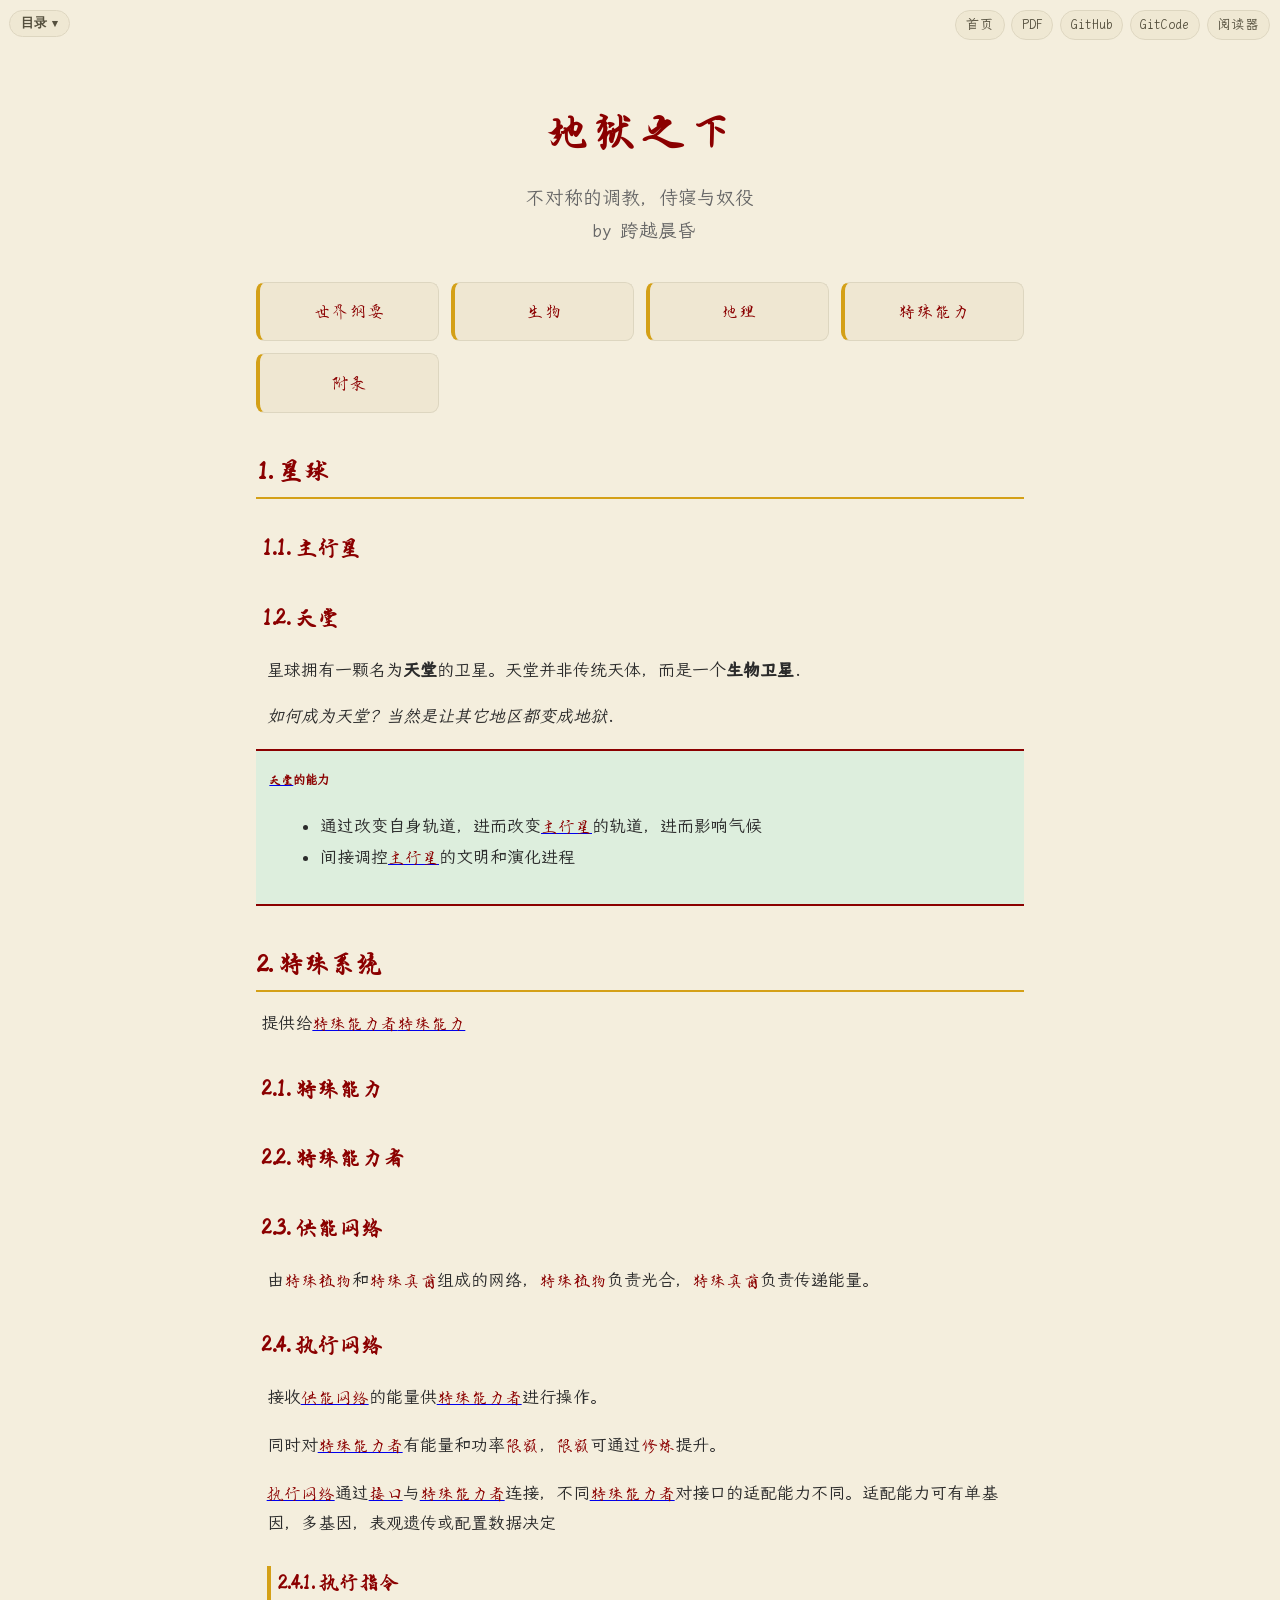
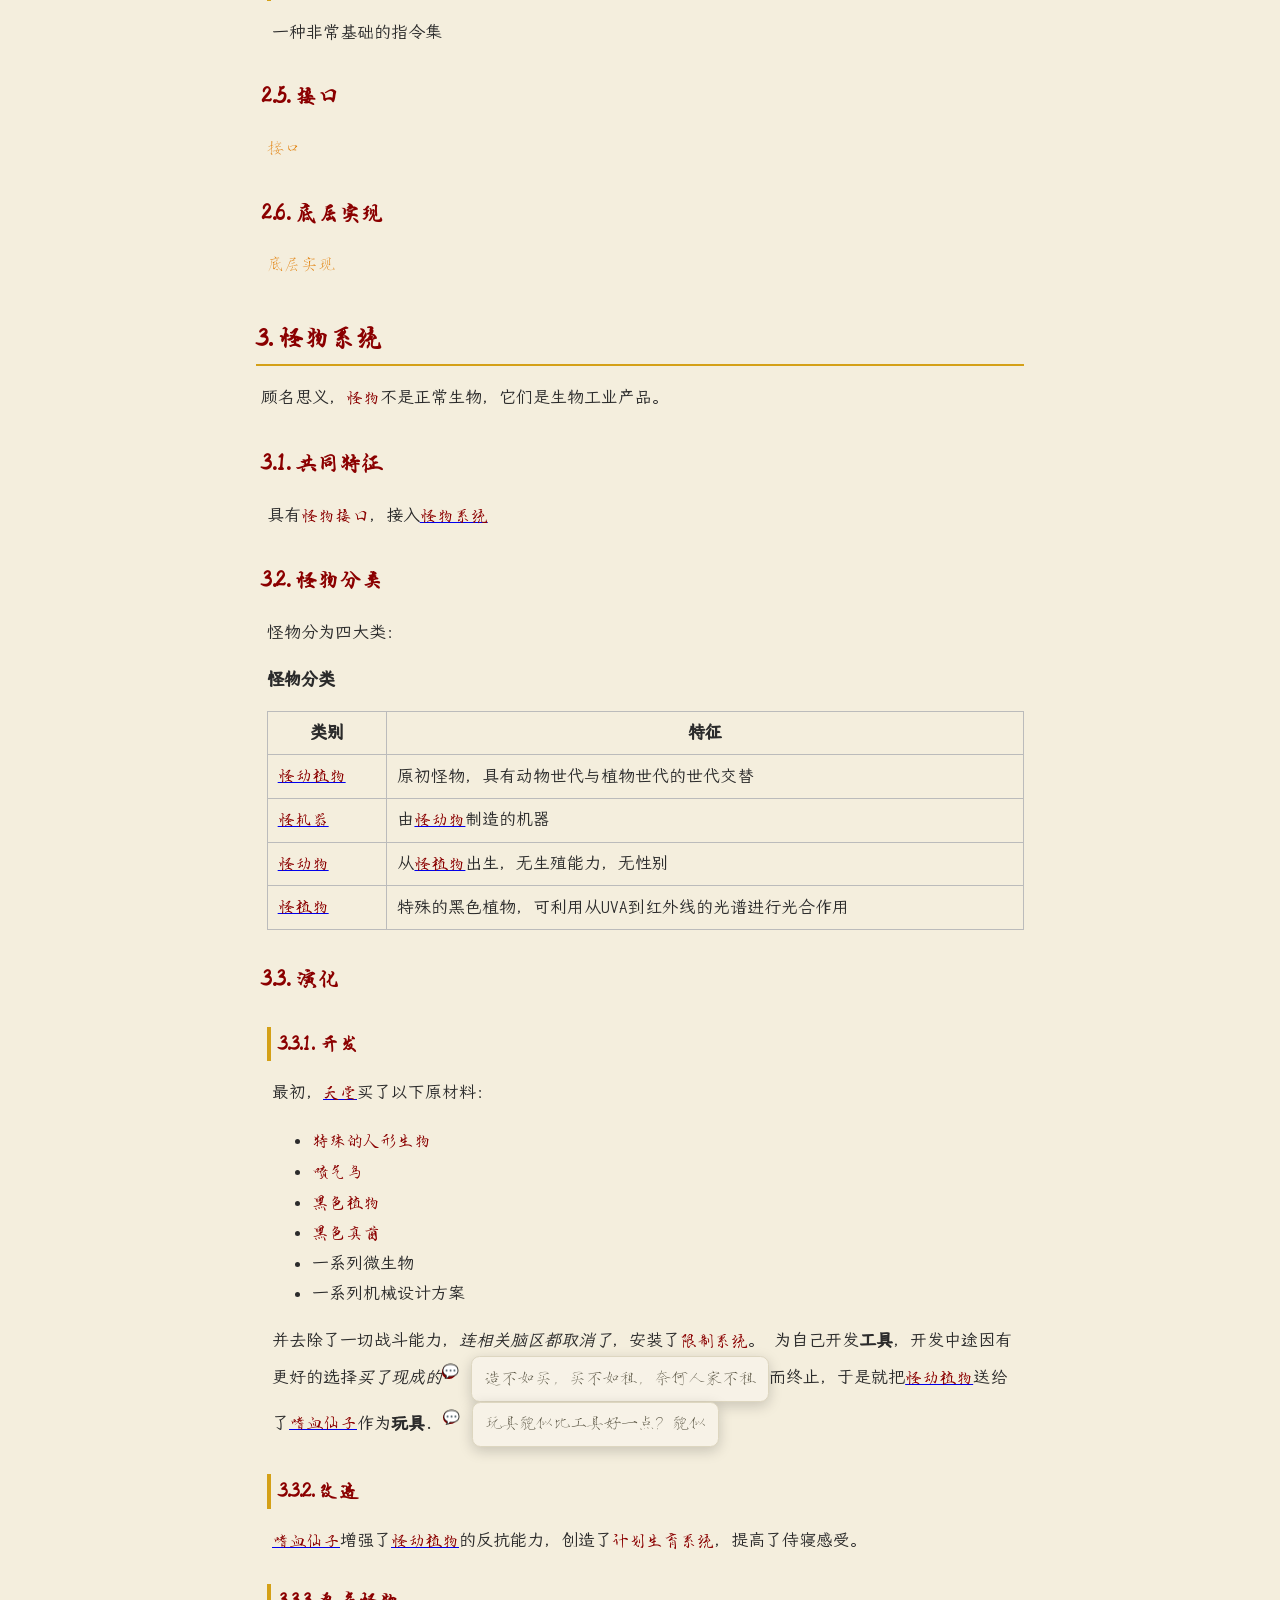
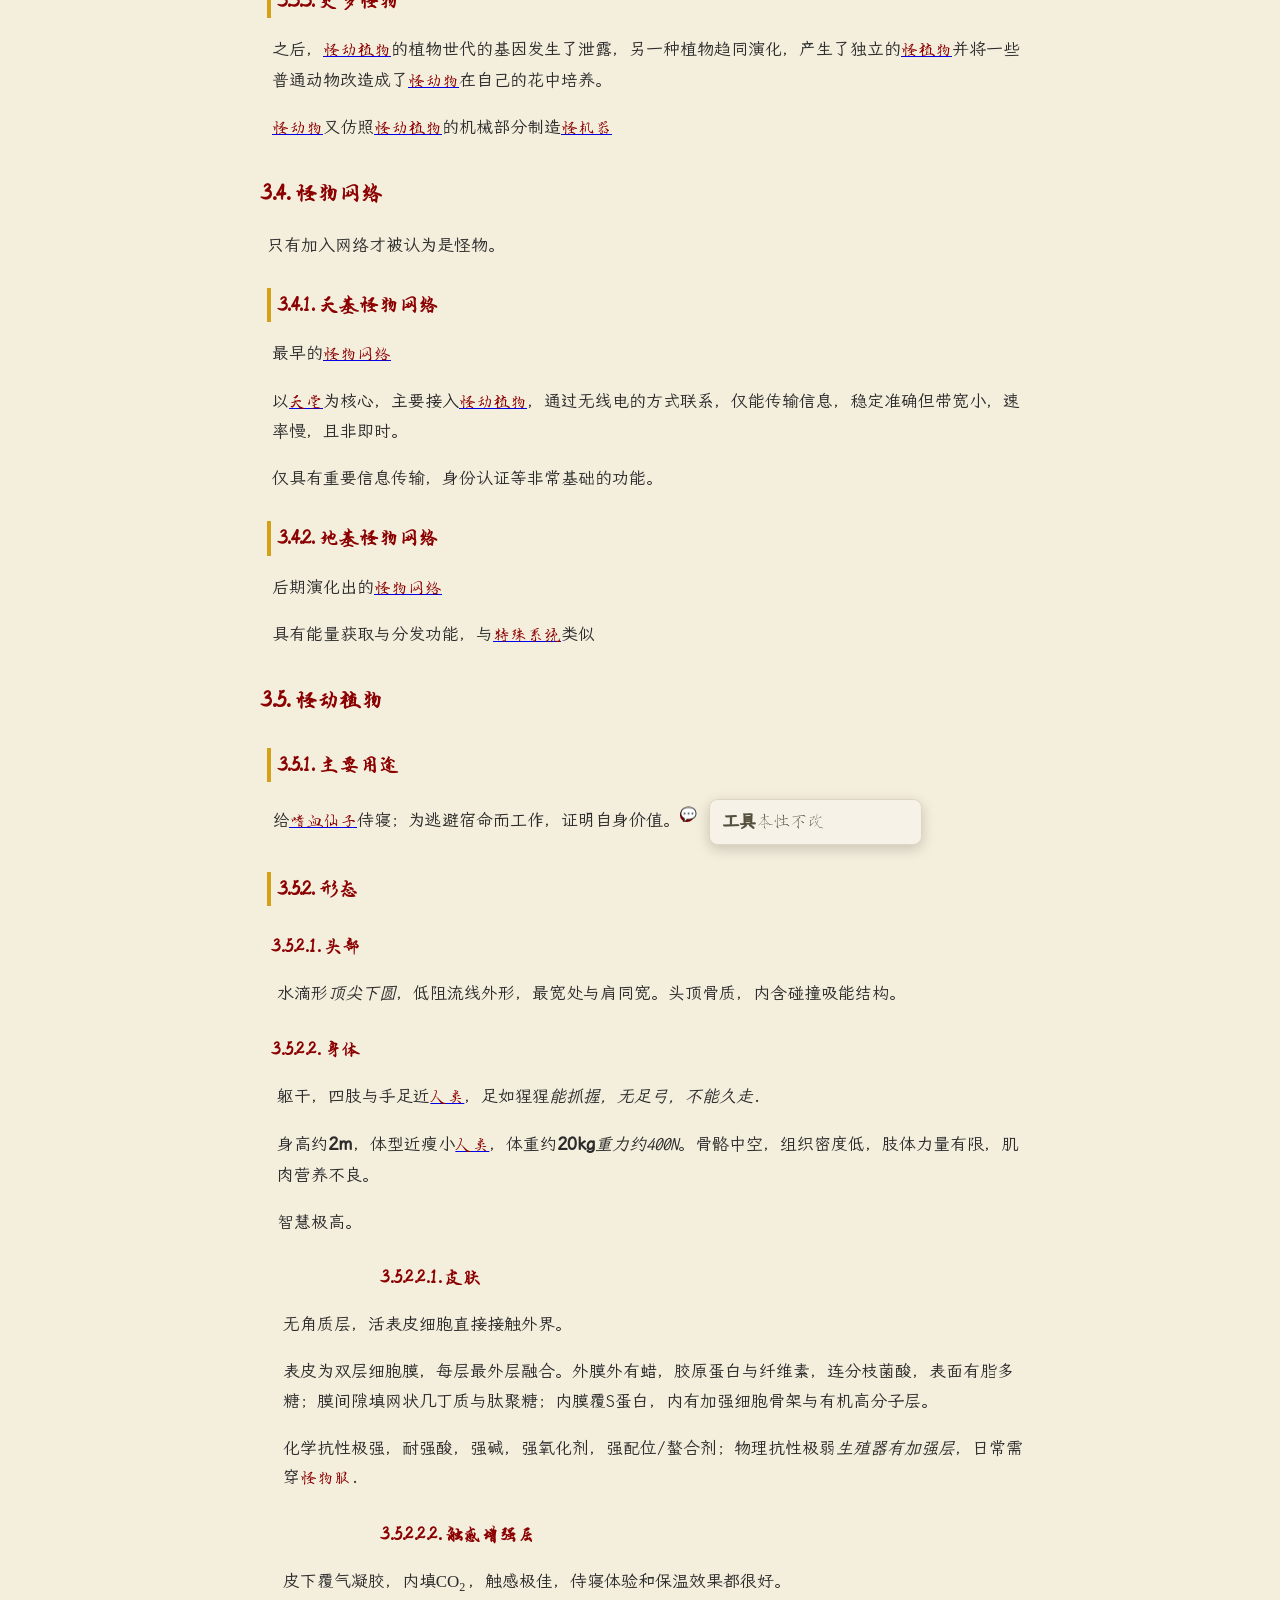
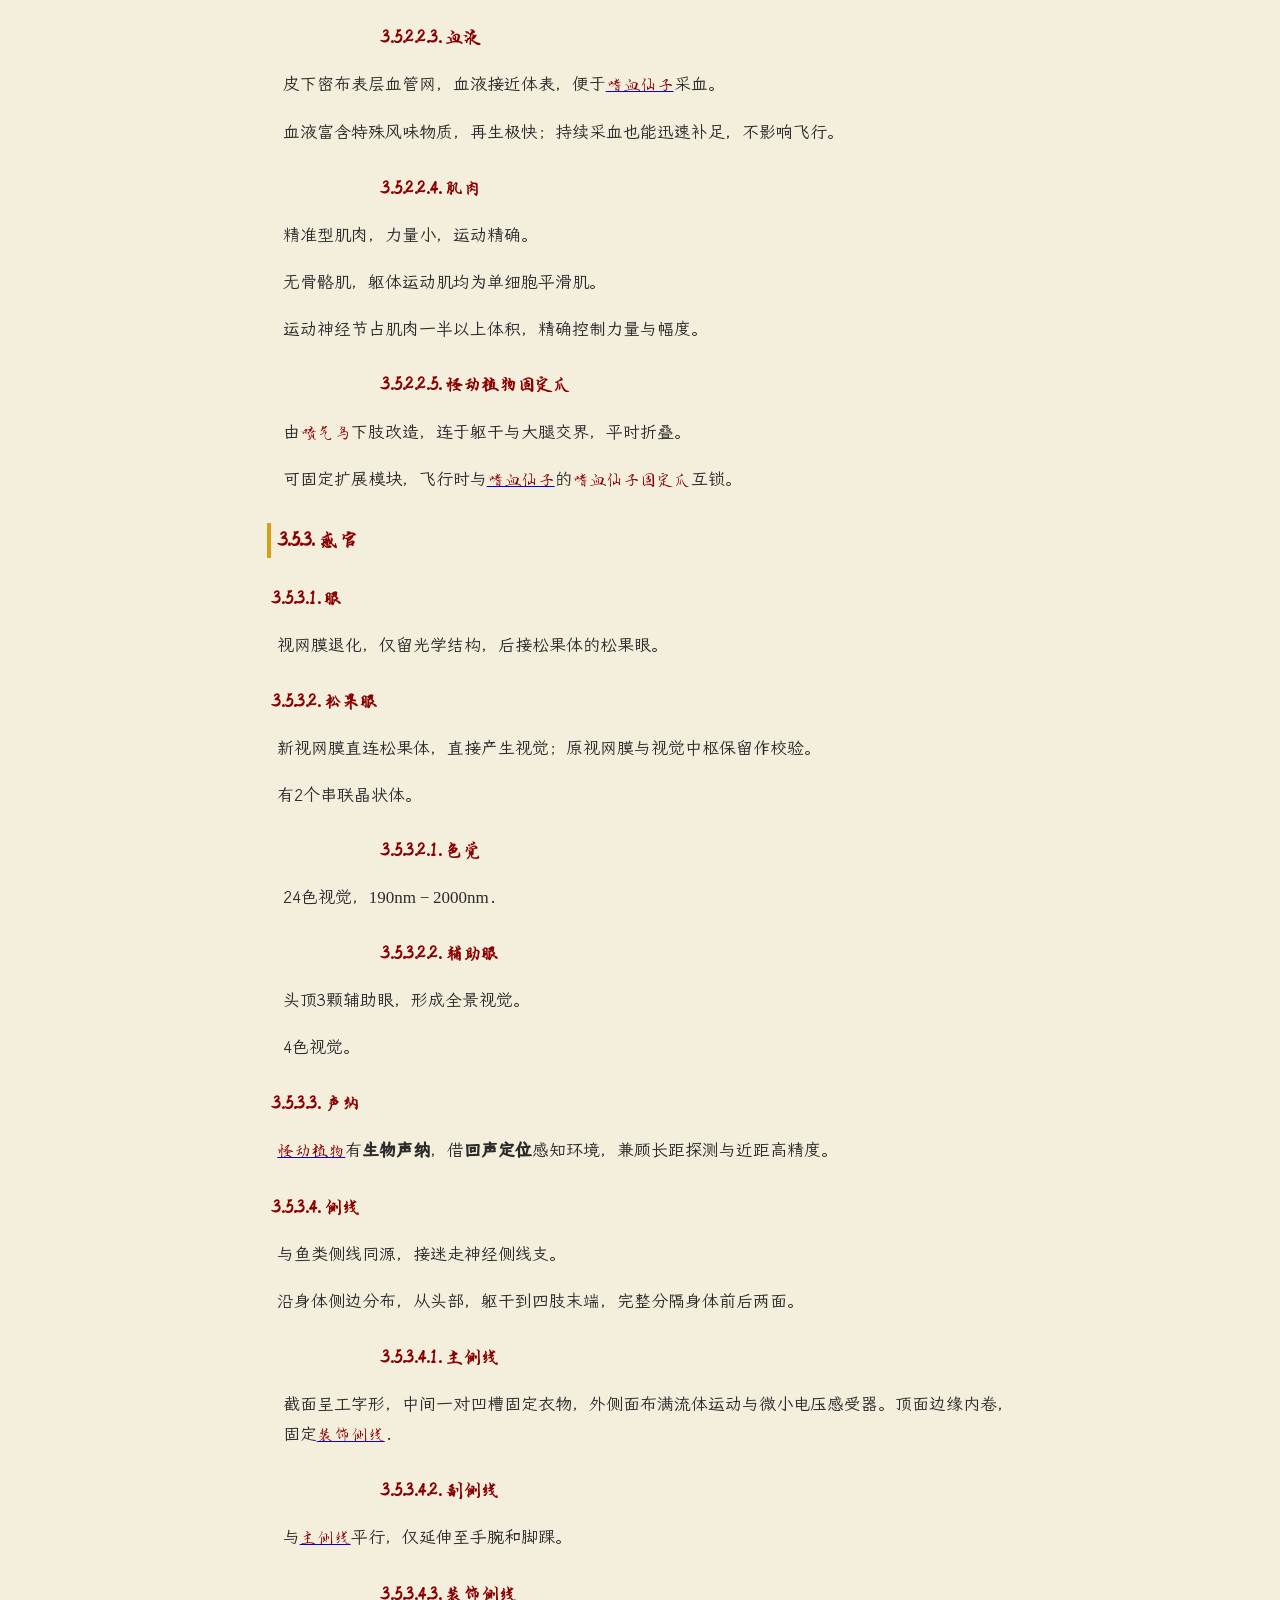
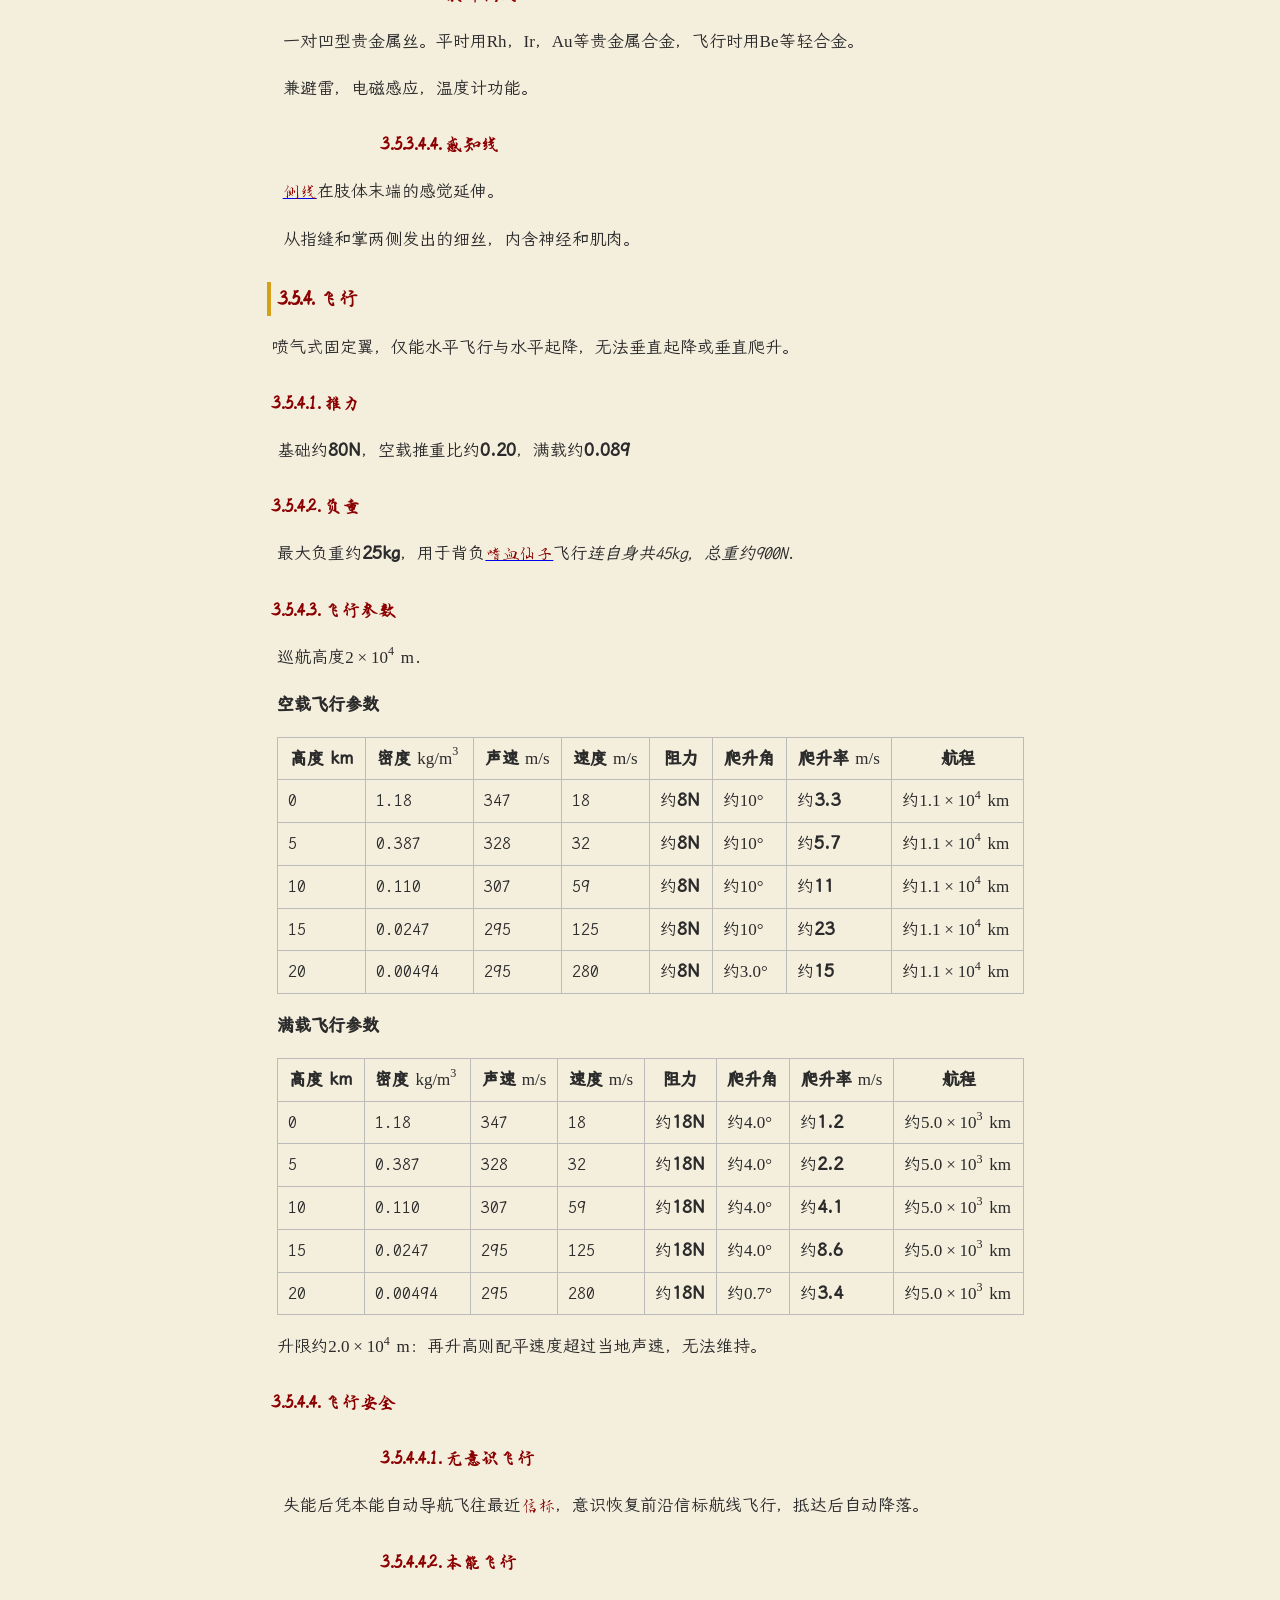
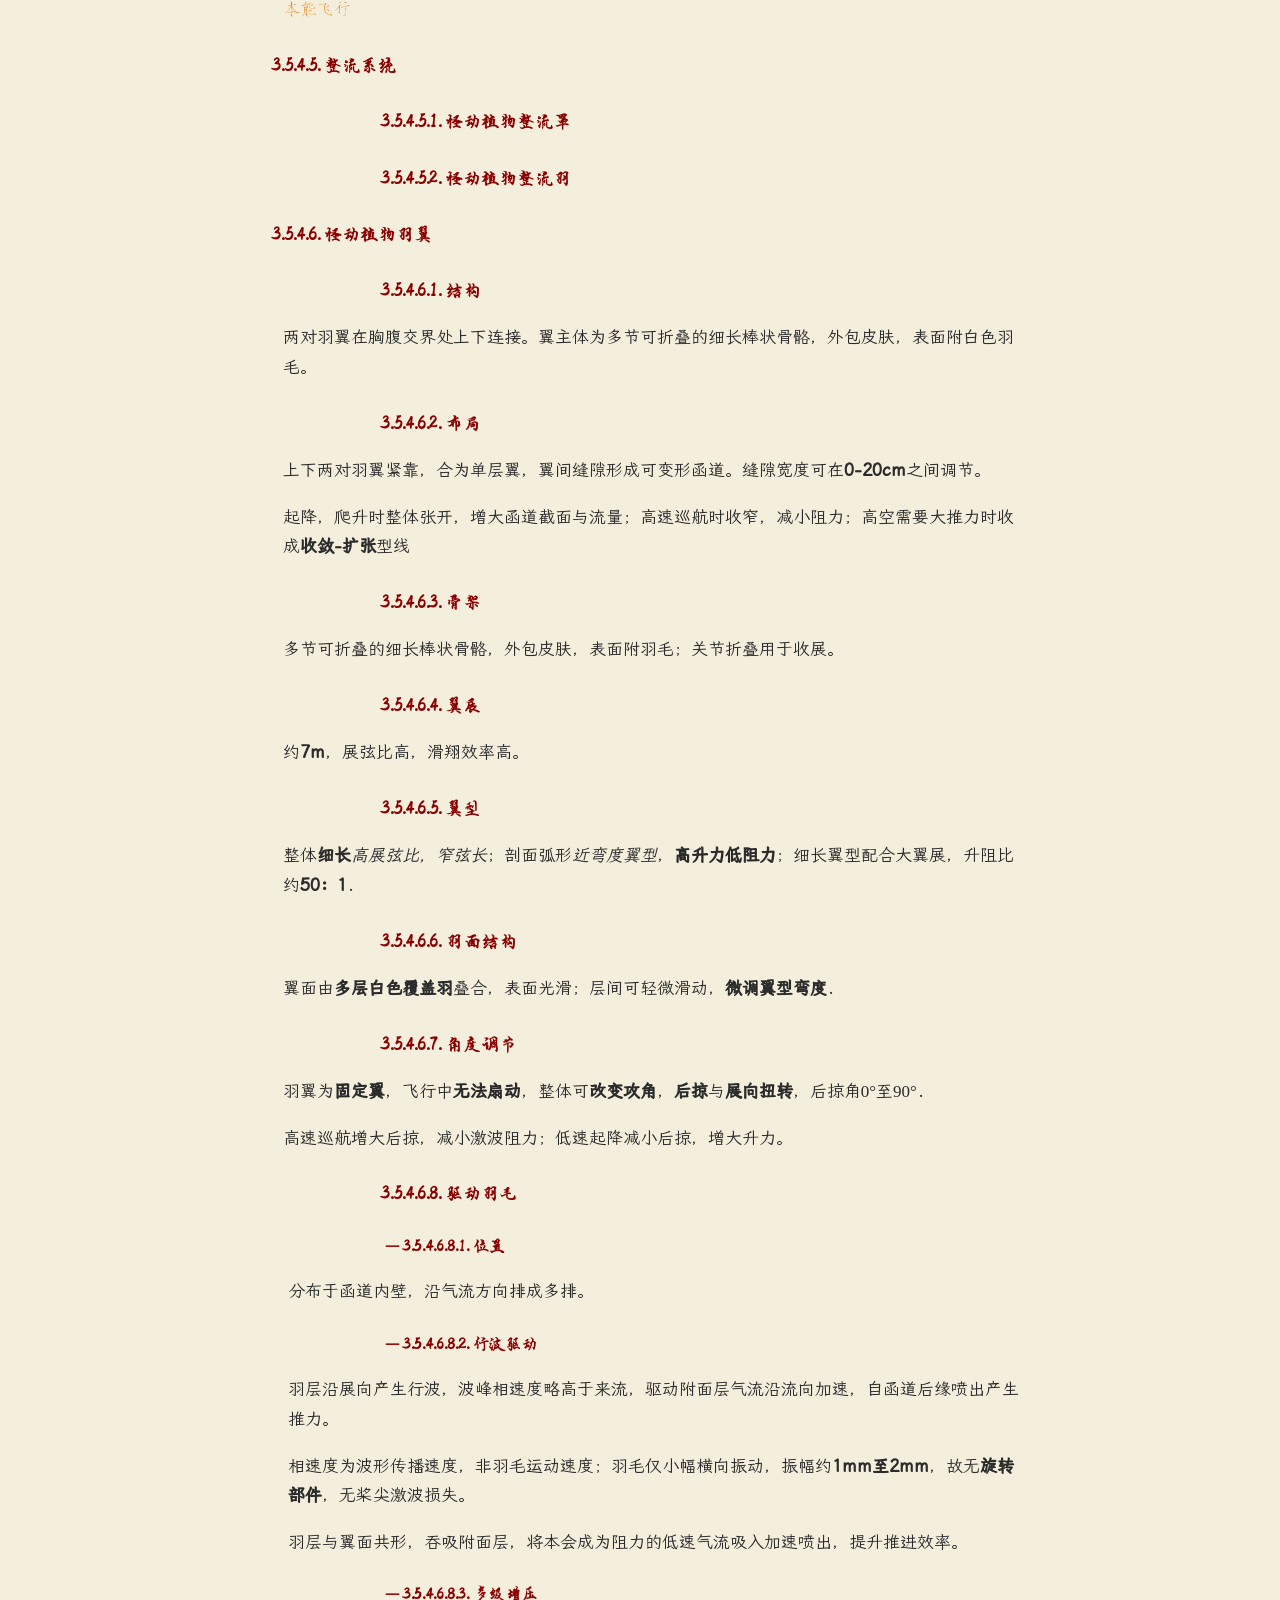
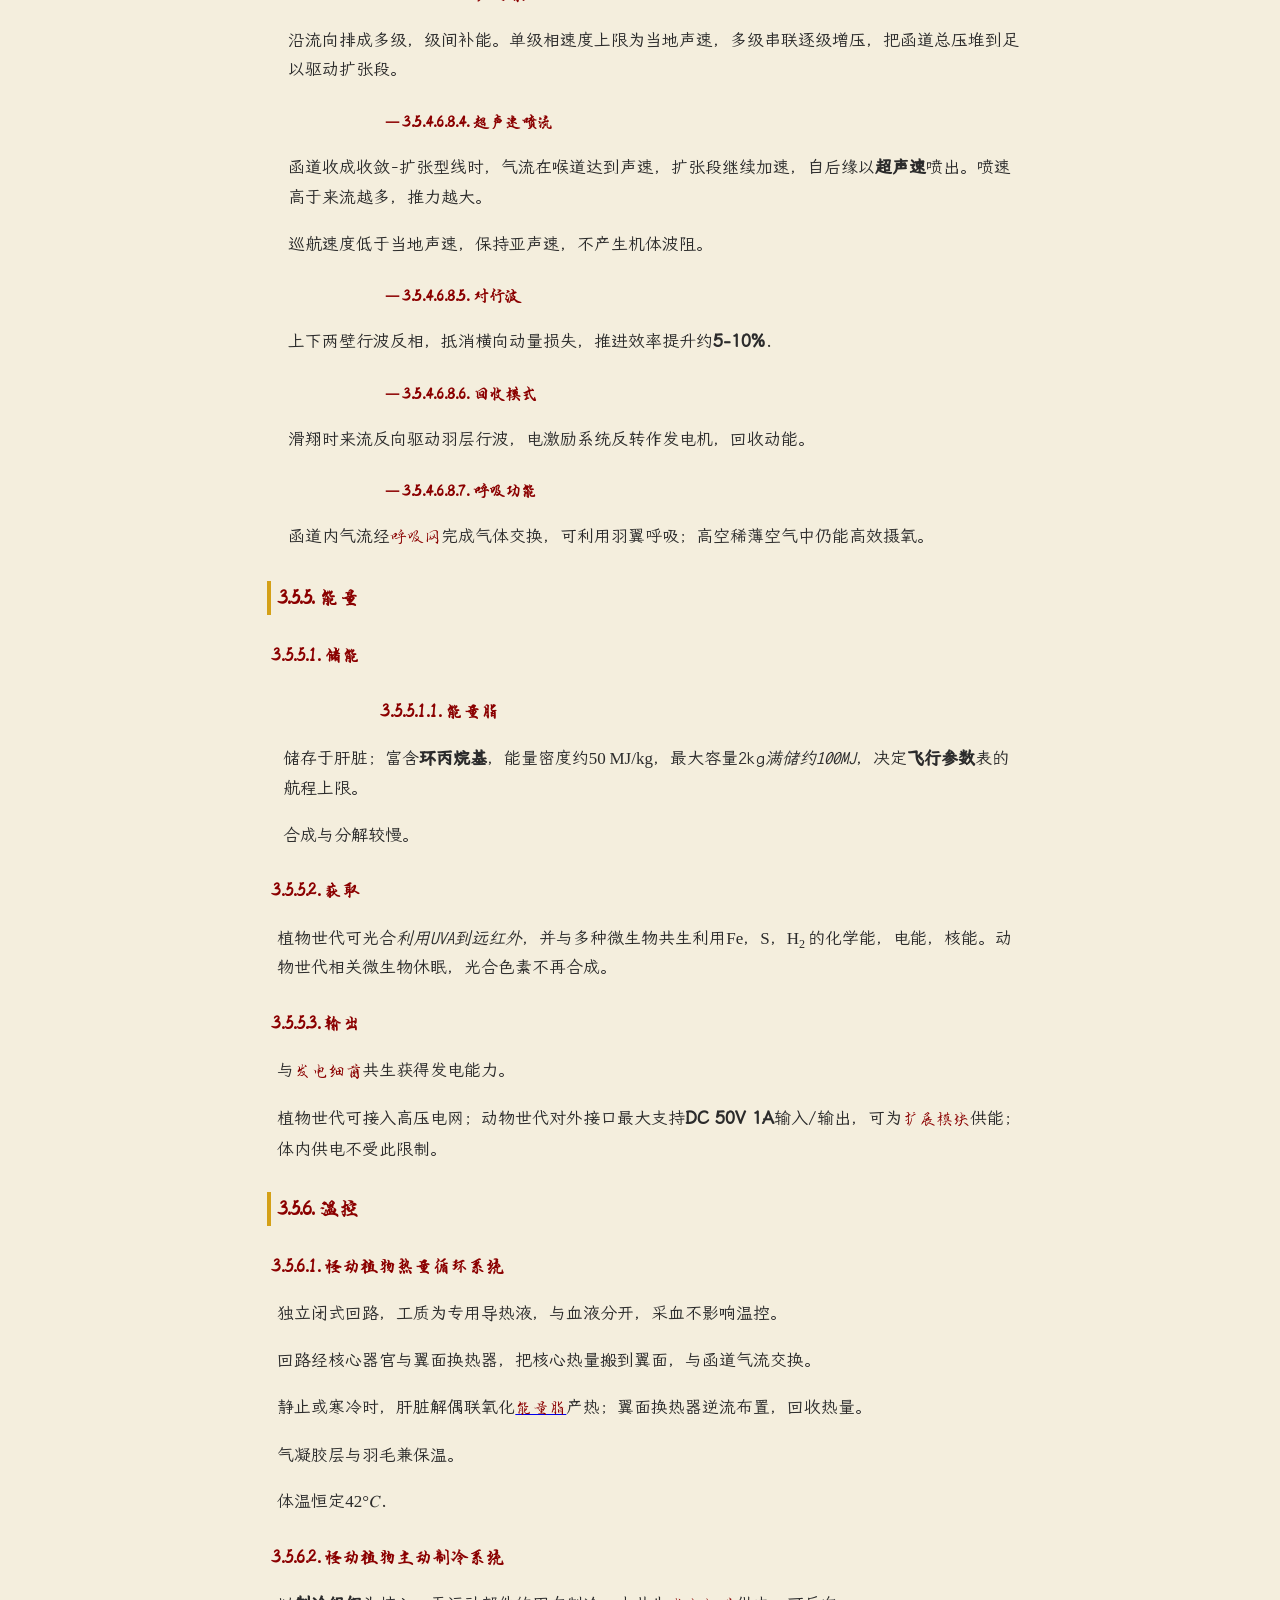
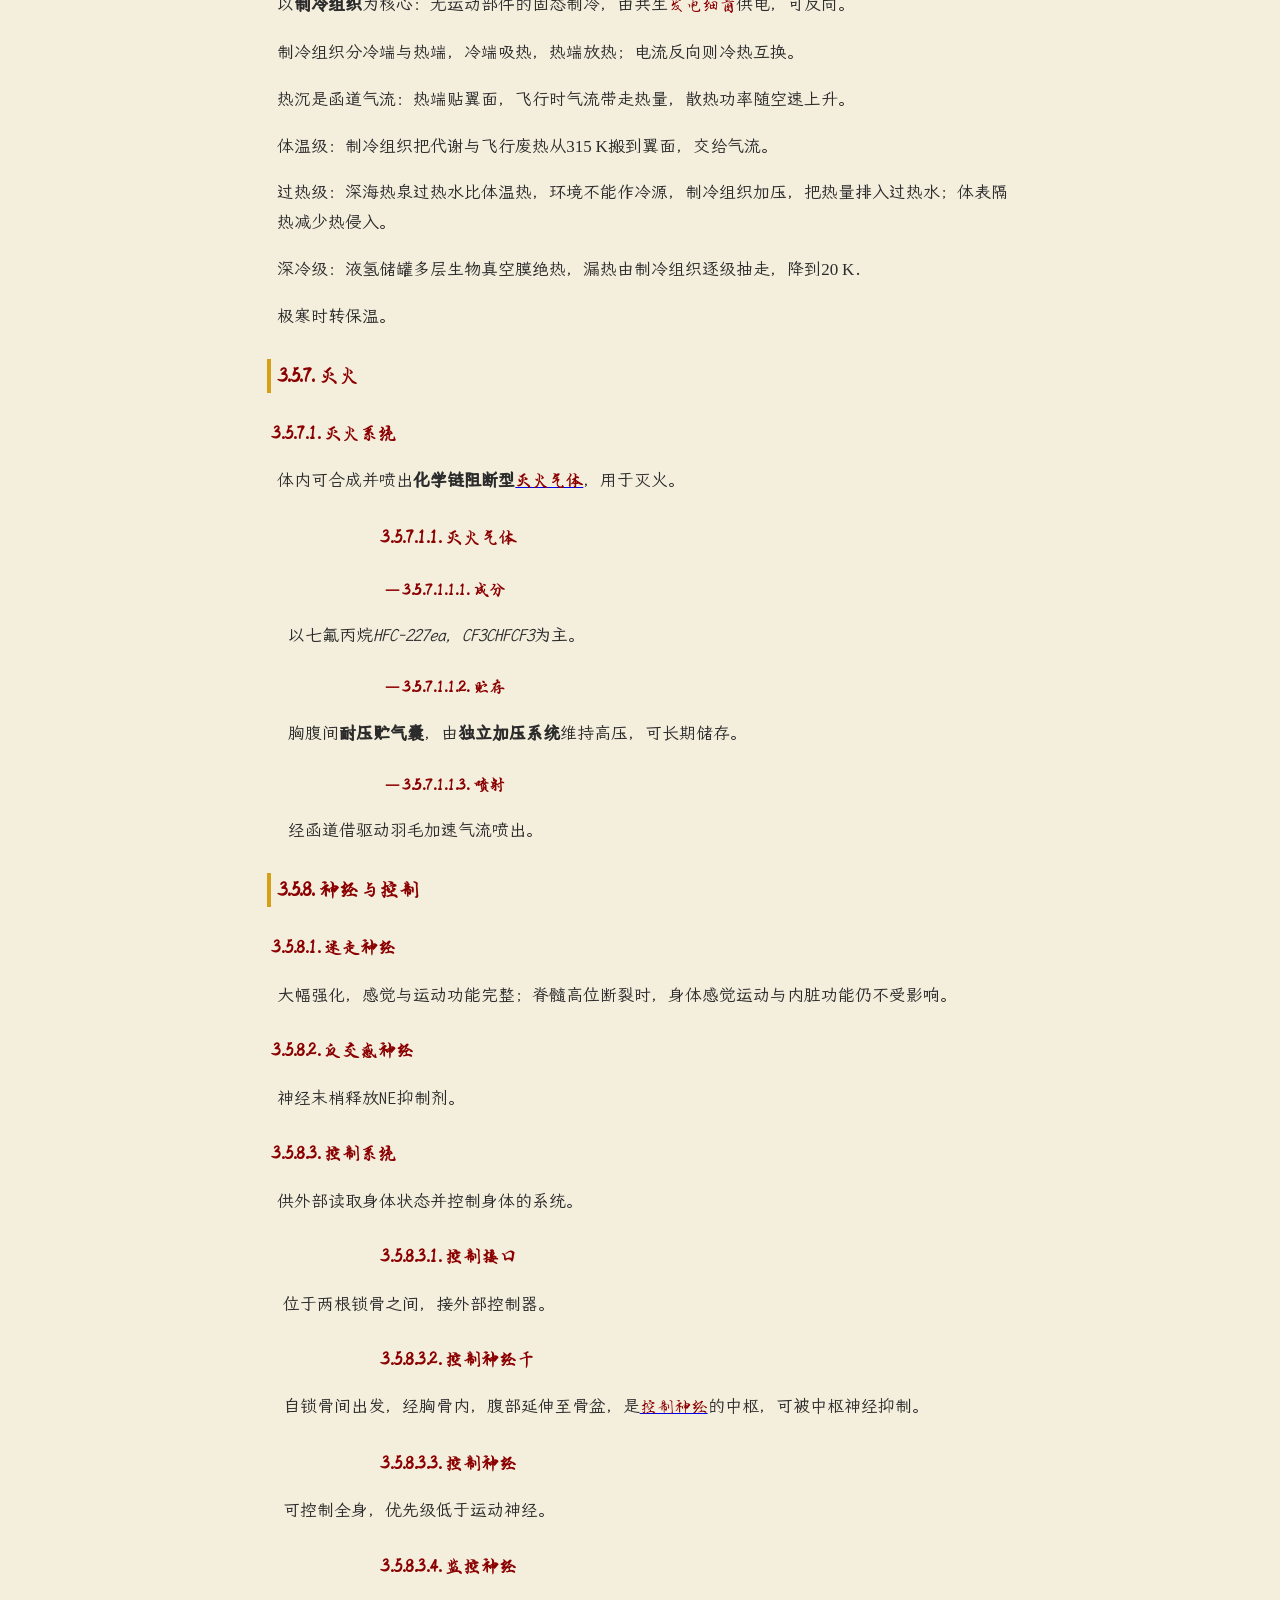
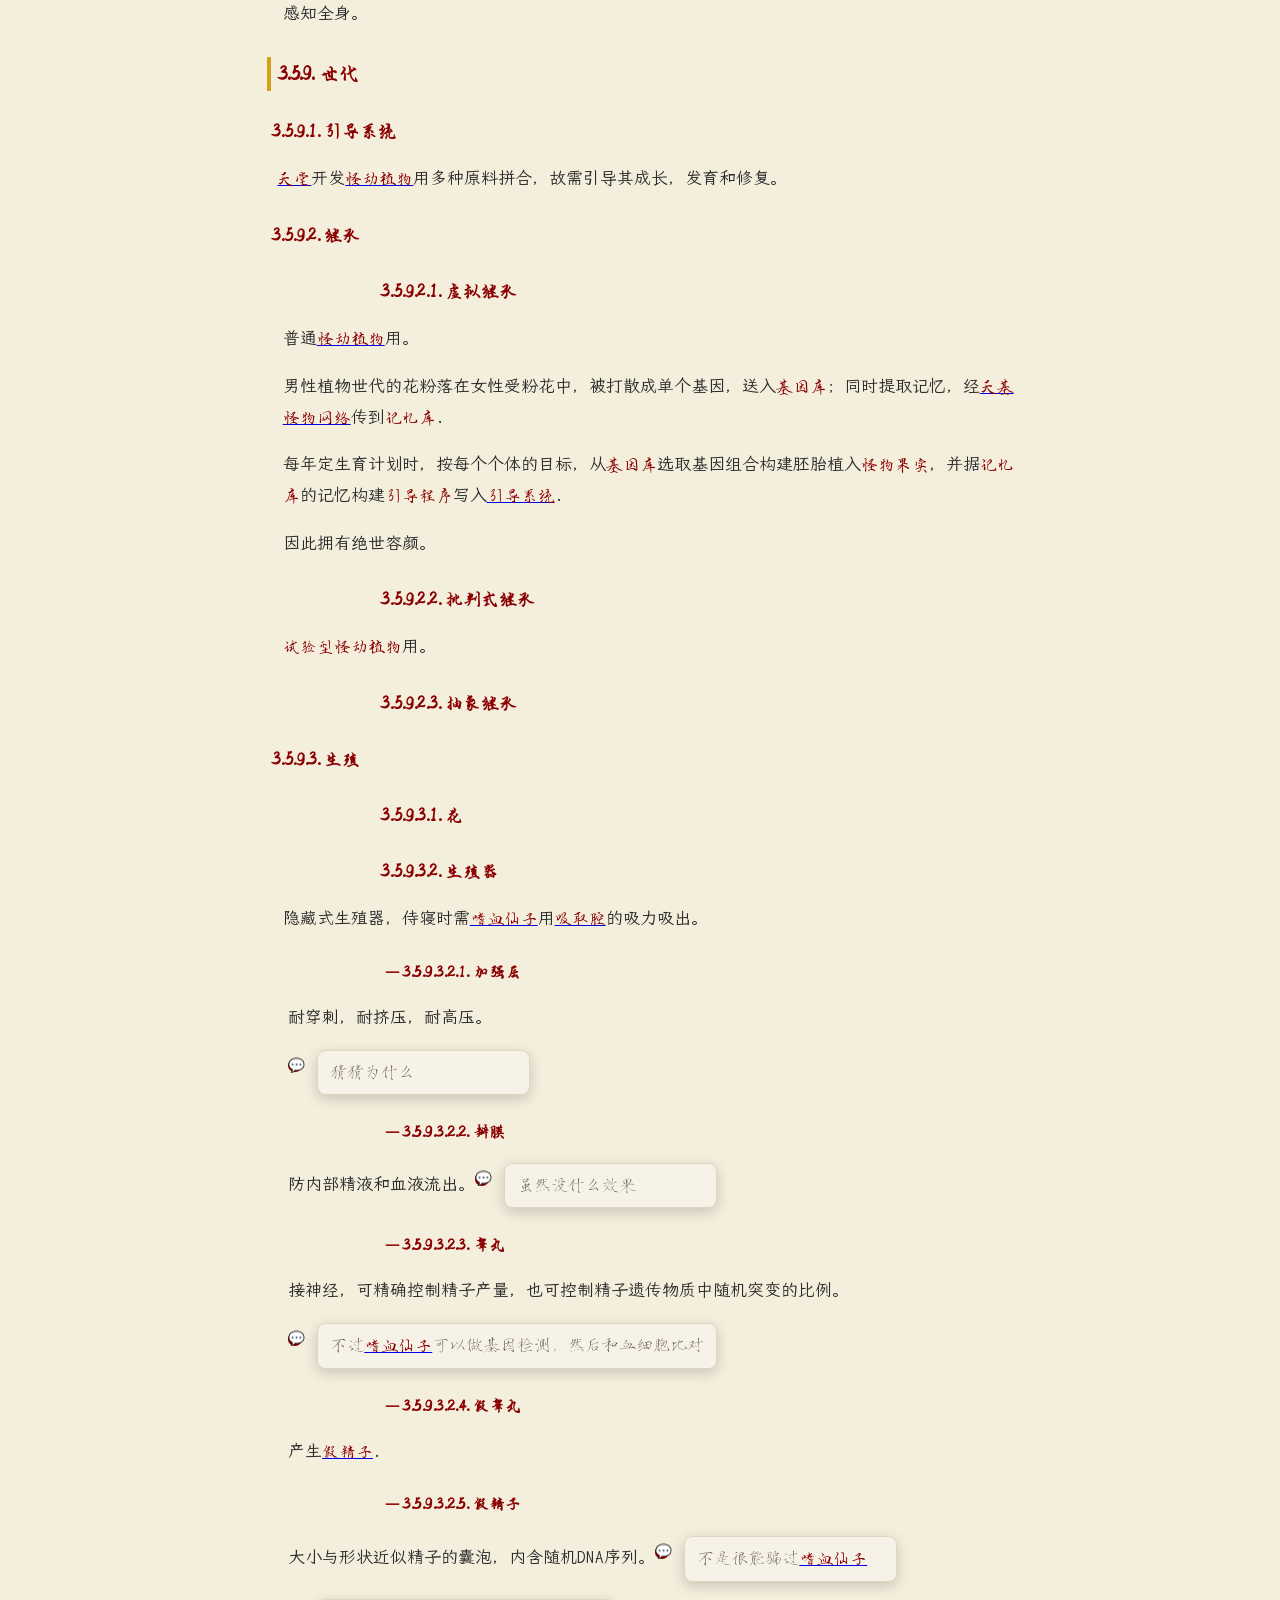
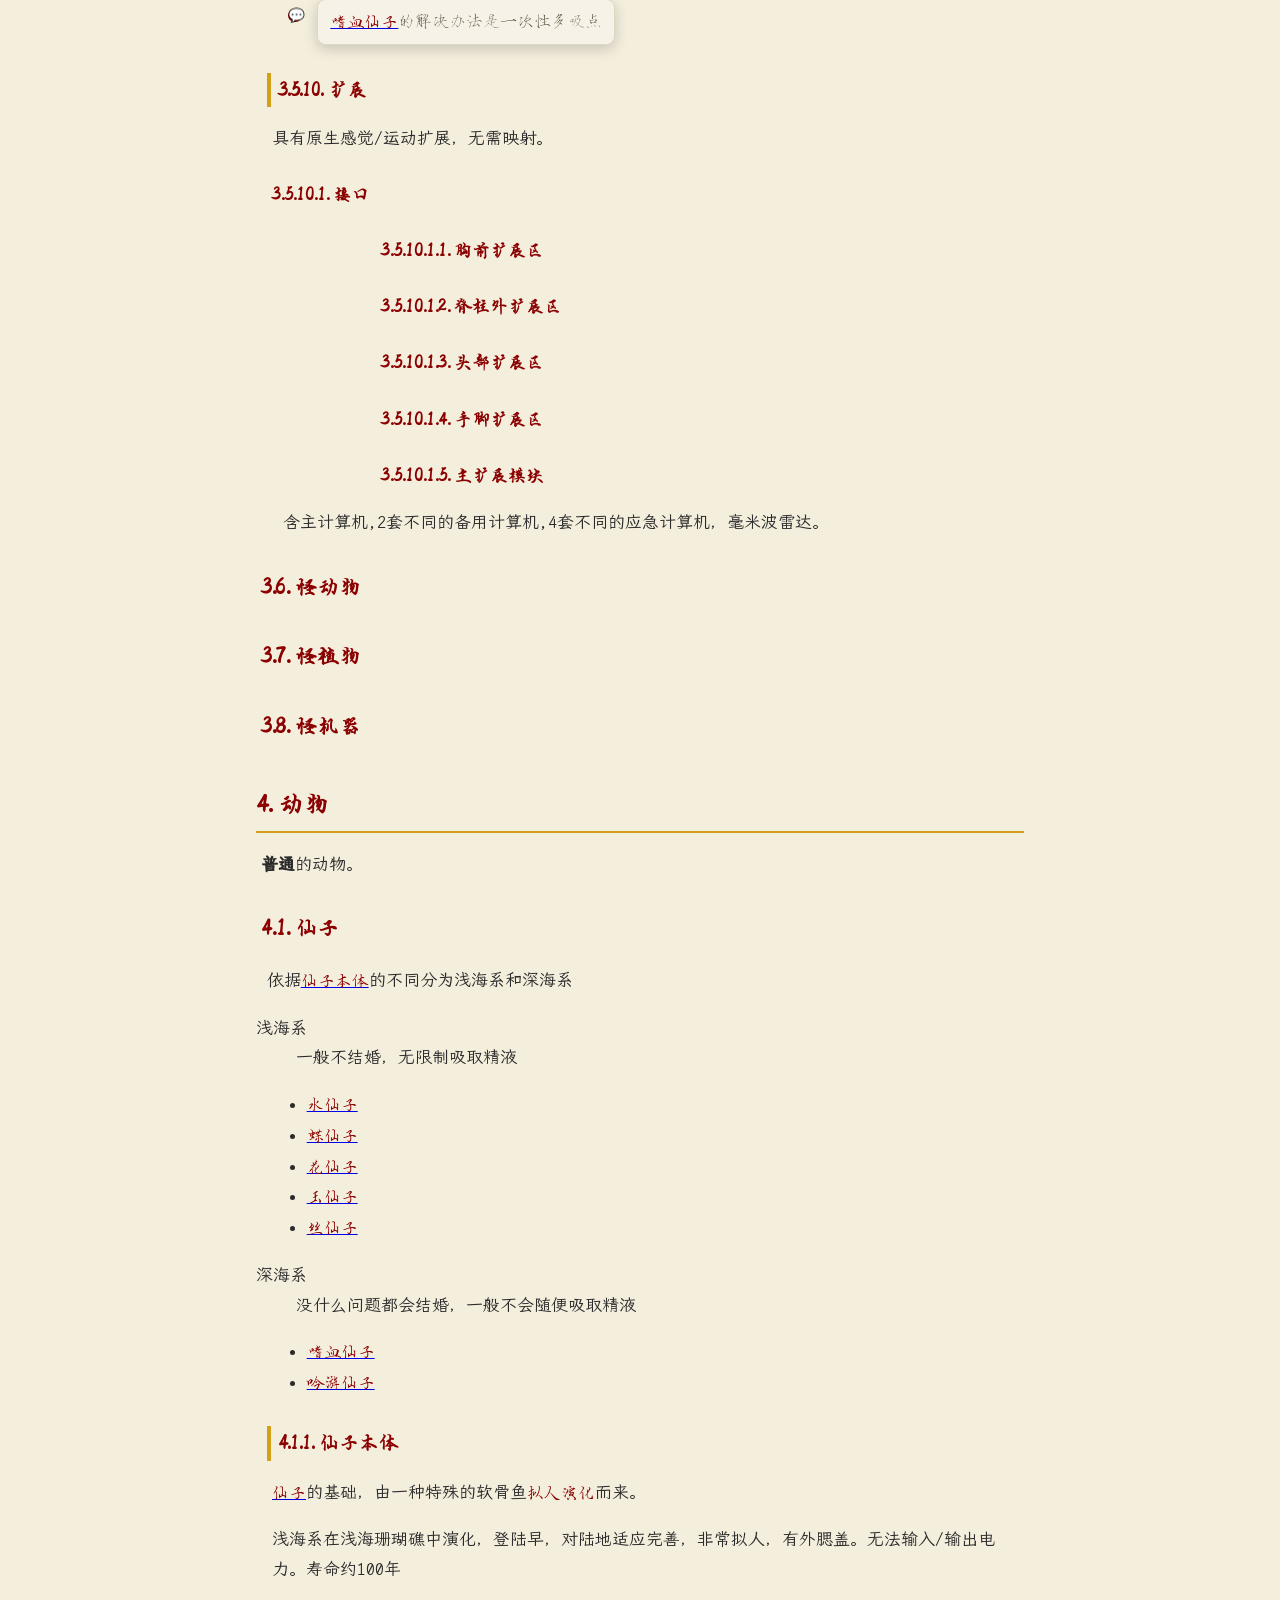
<file: index.html>
<!DOCTYPE html><html lang="zh"><head><meta charset="utf-8"><meta name="viewport" content="width=device-width, initial-scale=1"><title>地狱之下</title><meta name="authors" content="跨越晨昏"><style>/* Alignment */
mtable.right-align mtd,
mtable mtd.right-align,
mtable.left-align mtd.right-align,
mtable.aligned mtd:nth-child(odd) {
  justify-items: end;
  text-align: right;
}
mtable.cases mtd,
mtable.left-align mtd,
mtable mtd.left-align,
mtable.aligned mtd:nth-child(even),
math:is(:not([display])) > mtable.multiline-equation mtd {
  justify-items: start;
  text-align: left;
}
mtable.cases mtd,
mtable.aligned mtd,
mtable mtd.flushed,
mtable mtd.left-flush {
  padding-left: 0;
}
mtable.cases mtd,
mtable.aligned mtd,
mtable mtd.flushed,
mtable mtd.right-flush {
  padding-right: 0;
}

/* Tables */
mtable {
  math-style: inherit;
}
mtd {
  math-depth: auto-add;
  math-style: compact;
  math-shift: compact;
}

/* Equations */
mtable.multiline-equation mtd {
  math-depth: inherit;
  math-style: inherit;
  math-shift: inherit;
  padding: 0;
}
math > mtable.multiline-equation mtr:not(:last-child) mtd {
  padding-bottom: 0.5em;
}

/* Fractions */
mfrac {
  padding-inline: 0;
  margin-inline: 0.1em;
}

/* Accents */
mover[accent="true" i] > :first-child {
  font-feature-settings: "dtls";
}
mover.dotted[accent="true" i] > :first-child {
  font-feature-settings: "dtls" 0;
}

/* Other rules for scriptlevel, displaystyle and math-shift */
munder > :nth-child(2),
munderover > :nth-child(2) {
  math-shift: compact
}
munder[accentunder="true" i] > :not(:first-child),
mover[accent="true" i] > :not(:first-child) {
  math-depth: inherit;
  math-style: inherit;
  math-shift: inherit;
}</style></head><body><header class="uh-cover"><nav class="uh-site"><a class="uh-site-link" href="/" title="主文档">首页</a> <a class="uh-site-link" href="https://gitcode.com/CrossDark/UnderHell/releases/latest" title="下载 PDF(GitCode 最新发行版)" target="_blank">PDF</a> <a class="uh-site-link" href="https://github.com/kych-net/UnderHell" title="GitHub 仓库" target="_blank">GitHub</a> <a class="uh-site-link" href="https://gitcode.com/CrossDark/UnderHell" title="GitCode 仓库" target="_blank">GitCode</a> <a class="uh-site-link uh-reader-toggle" href="#uh-reader" title="阅读器:调整字号与字体">阅读器</a></nav><h1 class="uh-title">地狱之下</h1><p class="uh-subtitle">不对称的调教，侍寝与奴役<br><span style="white-space: pre-wrap">&#x20;</span>by 跨越晨昏</p></header><link rel="stylesheet" href="/assets/underhell.css">
<nav class="uh-navcards"><a class="uh-navcard" href="/世界纲要/">世界纲要</a> <a class="uh-navcard" href="/生物/">生物</a> <a class="uh-navcard" href="/地理/">地理</a> <a class="uh-navcard" href="/特殊能力/">特殊能力</a> <a class="uh-navcard" href="/附录/">附录</a></nav><aside class="uh-toc"><button class="uh-toc-head" aria-expanded="false">目录</button><div class="uh-toc-body"><nav role="doc-toc"><div style="margin-left: 0pt"><span style="display: block; font-variant-caps: small-caps"><h2>目录</h2></span></div><ol style="list-style-type: none"><li><div><a href="#loc-1"><span class="prefix">1.</span> 星球</a></div><ol style="list-style-type: none"><li><a href="#主行星"><span class="prefix">1.1.</span> 主行星</a></li><li><a href="#天堂"><span class="prefix">1.2.</span> 天堂</a></li></ol></li><li><div><a href="#特殊系统"><span class="prefix">2.</span> 特殊系统</a></div><ol style="list-style-type: none"><li><a href="#特殊能力"><span class="prefix">2.1.</span> 特殊能力</a></li><li><a href="#特殊能力者"><span class="prefix">2.2.</span> 特殊能力者</a></li><li><a href="#供能网络"><span class="prefix">2.3.</span> 供能网络</a></li><li><div><a href="#执行网络"><span class="prefix">2.4.</span> 执行网络</a></div><ol style="list-style-type: none"><li><a href="#执行指令"><span class="prefix">2.4.1.</span> 执行指令</a></li></ol></li><li><a href="#接口"><span class="prefix">2.5.</span> 接口</a></li><li><a href="#loc-2"><span class="prefix">2.6.</span> 底层实现</a></li></ol></li><li><div><a href="#怪物系统"><span class="prefix">3.</span> 怪物系统</a></div><ol style="list-style-type: none"><li><a href="#loc-3"><span class="prefix">3.1.</span> 共同特征</a></li><li><a href="#loc-4"><span class="prefix">3.2.</span> 怪物分类</a></li><li><div><a href="#loc-5"><span class="prefix">3.3.</span> 演化</a></div><ol style="list-style-type: none"><li><a href="#loc-6"><span class="prefix">3.3.1.</span> 开发</a></li><li><a href="#loc-7"><span class="prefix">3.3.2.</span> 改造</a></li><li><a href="#loc-8"><span class="prefix">3.3.3.</span> 更多怪物</a></li></ol></li><li><div><a href="#怪物网络"><span class="prefix">3.4.</span> 怪物网络</a></div><ol style="list-style-type: none"><li><a href="#天基怪物网络"><span class="prefix">3.4.1.</span> 天基怪物网络</a></li><li><a href="#地基怪物网络"><span class="prefix">3.4.2.</span> 地基怪物网络</a></li></ol></li><li><div><a href="#怪动植物"><span class="prefix">3.5.</span> 怪动植物</a></div><ol style="list-style-type: none"><li><a href="#loc-9"><span class="prefix">3.5.1.</span> 主要用途</a></li><li><div><a href="#loc-10"><span class="prefix">3.5.2.</span> 形态</a></div><ol style="list-style-type: none"><li><a href="#loc-11"><span class="prefix">3.5.2.1.</span> 头部</a></li><li><div><a href="#loc-12"><span class="prefix">3.5.2.2.</span> 身体</a></div><ol style="list-style-type: none"><li><a href="#loc-13"><span class="prefix">3.5.2.2.1.</span> 皮肤</a></li><li><a href="#loc-14"><span class="prefix">3.5.2.2.2.</span> 触感增强层</a></li><li><a href="#loc-15"><span class="prefix">3.5.2.2.3.</span> 血液</a></li><li><a href="#loc-16"><span class="prefix">3.5.2.2.4.</span> 肌肉</a></li><li><a href="#怪动植物固定爪"><span class="prefix">3.5.2.2.5.</span> 怪动植物固定爪</a></li></ol></li></ol></li><li><div><a href="#loc-17"><span class="prefix">3.5.3.</span> 感官</a></div><ol style="list-style-type: none"><li><a href="#loc-18"><span class="prefix">3.5.3.1.</span> 眼</a></li><li><div><a href="#松果眼"><span class="prefix">3.5.3.2.</span> 松果眼</a></div><ol style="list-style-type: none"><li><a href="#loc-19"><span class="prefix">3.5.3.2.1.</span> 色觉</a></li><li><a href="#辅助眼"><span class="prefix">3.5.3.2.2.</span> 辅助眼</a></li></ol></li><li><a href="#loc-20"><span class="prefix">3.5.3.3.</span> 声纳</a></li><li><div><a href="#怪动植物侧线"><span class="prefix">3.5.3.4.</span> 侧线</a></div><ol style="list-style-type: none"><li><a href="#怪动植物主侧线"><span class="prefix">3.5.3.4.1.</span> 主侧线</a></li><li><a href="#怪动植物副侧线"><span class="prefix">3.5.3.4.2.</span> 副侧线</a></li><li><a href="#怪动植物装饰侧线"><span class="prefix">3.5.3.4.3.</span> 装饰侧线</a></li><li><a href="#怪动植物辅助感知线"><span class="prefix">3.5.3.4.4.</span> 感知线</a></li></ol></li></ol></li><li><div><a href="#loc-21"><span class="prefix">3.5.4.</span> 飞行</a></div><ol style="list-style-type: none"><li><a href="#loc-22"><span class="prefix">3.5.4.1.</span> 推力</a></li><li><a href="#loc-23"><span class="prefix">3.5.4.2.</span> 负重</a></li><li><a href="#loc-24"><span class="prefix">3.5.4.3.</span> 飞行参数</a></li><li><div><a href="#loc-25"><span class="prefix">3.5.4.4.</span> 飞行安全</a></div><ol style="list-style-type: none"><li><a href="#无意识飞行"><span class="prefix">3.5.4.4.1.</span> 无意识飞行</a></li><li><a href="#本能飞行"><span class="prefix">3.5.4.4.2.</span> 本能飞行</a></li></ol></li><li><div><a href="#loc-26"><span class="prefix">3.5.4.5.</span> 整流系统</a></div><ol style="list-style-type: none"><li><a href="#怪动植物整流罩"><span class="prefix">3.5.4.5.1.</span> 怪动植物整流罩</a></li><li><a href="#怪动植物整流羽"><span class="prefix">3.5.4.5.2.</span> 怪动植物整流羽</a></li></ol></li><li><div><a href="#怪动植物羽翼"><span class="prefix">3.5.4.6.</span> 怪动植物羽翼</a></div><ol style="list-style-type: none"><li><a href="#loc-27"><span class="prefix">3.5.4.6.1.</span> 结构</a></li><li><a href="#loc-28"><span class="prefix">3.5.4.6.2.</span> 布局</a></li><li><a href="#loc-29"><span class="prefix">3.5.4.6.3.</span> 骨架</a></li><li><a href="#loc-30"><span class="prefix">3.5.4.6.4.</span> 翼展</a></li><li><a href="#loc-31"><span class="prefix">3.5.4.6.5.</span> 翼型</a></li><li><a href="#loc-32"><span class="prefix">3.5.4.6.6.</span> 羽面结构</a></li><li><a href="#loc-33"><span class="prefix">3.5.4.6.7.</span> 角度调节</a></li><li><div><a href="#loc-34"><span class="prefix">3.5.4.6.8.</span> 驱动羽毛</a></div><ol style="list-style-type: none"><li><a href="#loc-35"><span class="prefix">3.5.4.6.8.1.</span> 位置</a></li><li><a href="#loc-36"><span class="prefix">3.5.4.6.8.2.</span> 行波驱动</a></li><li><a href="#loc-37"><span class="prefix">3.5.4.6.8.3.</span> 多级增压</a></li><li><a href="#loc-38"><span class="prefix">3.5.4.6.8.4.</span> 超声速喷流</a></li><li><a href="#loc-39"><span class="prefix">3.5.4.6.8.5.</span> 对行波</a></li><li><a href="#loc-40"><span class="prefix">3.5.4.6.8.6.</span> 回收模式</a></li><li><a href="#loc-41"><span class="prefix">3.5.4.6.8.7.</span> 呼吸功能</a></li></ol></li></ol></li></ol></li><li><div><a href="#loc-42"><span class="prefix">3.5.5.</span> 能量</a></div><ol style="list-style-type: none"><li><div><a href="#loc-43"><span class="prefix">3.5.5.1.</span> 储能</a></div><ol style="list-style-type: none"><li><a href="#能量脂"><span class="prefix">3.5.5.1.1.</span> 能量脂</a></li></ol></li><li><a href="#loc-44"><span class="prefix">3.5.5.2.</span> 获取</a></li><li><a href="#loc-45"><span class="prefix">3.5.5.3.</span> 输出</a></li></ol></li><li><div><a href="#loc-46"><span class="prefix">3.5.6.</span> 温控</a></div><ol style="list-style-type: none"><li><a href="#怪动植物热量循环系统"><span class="prefix">3.5.6.1.</span> 怪动植物热量循环系统</a></li><li><a href="#怪动植物主动制冷系统"><span class="prefix">3.5.6.2.</span> 怪动植物主动制冷系统</a></li></ol></li><li><div><a href="#loc-47"><span class="prefix">3.5.7.</span> 灭火</a></div><ol style="list-style-type: none"><li><div><a href="#灭火系统"><span class="prefix">3.5.7.1.</span> 灭火系统</a></div><ol style="list-style-type: none"><li><div><a href="#灭火气体"><span class="prefix">3.5.7.1.1.</span> 灭火气体</a></div><ol style="list-style-type: none"><li><a href="#loc-48"><span class="prefix">3.5.7.1.1.1.</span> 成分</a></li><li><a href="#loc-49"><span class="prefix">3.5.7.1.1.2.</span> 贮存</a></li><li><a href="#loc-50"><span class="prefix">3.5.7.1.1.3.</span> 喷射</a></li></ol></li></ol></li></ol></li><li><div><a href="#loc-51"><span class="prefix">3.5.8.</span> 神经与控制</a></div><ol style="list-style-type: none"><li><a href="#loc-52"><span class="prefix">3.5.8.1.</span> 迷走神经</a></li><li><a href="#loc-53"><span class="prefix">3.5.8.2.</span> 反交感神经</a></li><li><div><a href="#控制系统"><span class="prefix">3.5.8.3.</span> 控制系统</a></div><ol style="list-style-type: none"><li><a href="#控制接口"><span class="prefix">3.5.8.3.1.</span> 控制接口</a></li><li><a href="#控制神经干"><span class="prefix">3.5.8.3.2.</span> 控制神经干</a></li><li><a href="#控制神经"><span class="prefix">3.5.8.3.3.</span> 控制神经</a></li><li><a href="#监控神经"><span class="prefix">3.5.8.3.4.</span> 监控神经</a></li></ol></li></ol></li><li><div><a href="#loc-54"><span class="prefix">3.5.9.</span> 世代</a></div><ol style="list-style-type: none"><li><a href="#引导系统"><span class="prefix">3.5.9.1.</span> 引导系统</a></li><li><div><a href="#loc-55"><span class="prefix">3.5.9.2.</span> 继承</a></div><ol style="list-style-type: none"><li><a href="#虚拟继承"><span class="prefix">3.5.9.2.1.</span> 虚拟继承</a></li><li><a href="#批判式继承"><span class="prefix">3.5.9.2.2.</span> 批判式继承</a></li><li><a href="#抽象继承"><span class="prefix">3.5.9.2.3.</span> 抽象继承</a></li></ol></li><li><div><a href="#loc-56"><span class="prefix">3.5.9.3.</span> 生殖</a></div><ol style="list-style-type: none"><li><a href="#loc-57"><span class="prefix">3.5.9.3.1.</span> 花</a></li><li><div><a href="#loc-58"><span class="prefix">3.5.9.3.2.</span> 生殖器</a></div><ol style="list-style-type: none"><li><a href="#loc-59"><span class="prefix">3.5.9.3.2.1.</span> 加强层</a></li><li><a href="#loc-60"><span class="prefix">3.5.9.3.2.2.</span> 瓣膜</a></li><li><a href="#loc-61"><span class="prefix">3.5.9.3.2.3.</span> 睾丸</a></li><li><a href="#假睾丸"><span class="prefix">3.5.9.3.2.4.</span> 假睾丸</a></li><li><a href="#假精子"><span class="prefix">3.5.9.3.2.5.</span> 假精子</a></li></ol></li></ol></li></ol></li><li><div><a href="#loc-62"><span class="prefix">3.5.10.</span> 扩展</a></div><ol style="list-style-type: none"><li><div><a href="#loc-63"><span class="prefix">3.5.10.1.</span> 接口</a></div><ol style="list-style-type: none"><li><a href="#胸前扩展区"><span class="prefix">3.5.10.1.1.</span> 胸前扩展区</a></li><li><a href="#脊柱外扩展区"><span class="prefix">3.5.10.1.2.</span> 脊柱外扩展区</a></li><li><a href="#头部扩展区"><span class="prefix">3.5.10.1.3.</span> 头部扩展区</a></li><li><a href="#手脚扩展区"><span class="prefix">3.5.10.1.4.</span> 手脚扩展区</a></li><li><a href="#主扩展模块"><span class="prefix">3.5.10.1.5.</span> 主扩展模块</a></li></ol></li></ol></li></ol></li><li><a href="#怪动物"><span class="prefix">3.6.</span> 怪动物</a></li><li><a href="#怪植物"><span class="prefix">3.7.</span> 怪植物</a></li><li><a href="#怪机器"><span class="prefix">3.8.</span> 怪机器</a></li></ol></li><li><div><a href="#loc-64"><span class="prefix">4.</span> 动物</a></div><ol style="list-style-type: none"><li><div><a href="#仙子"><span class="prefix">4.1.</span> 仙子</a></div><ol style="list-style-type: none"><li><div><a href="#仙子本体"><span class="prefix">4.1.1.</span> 仙子本体</a></div><ol style="list-style-type: none"><li><div><a href="#仙子皮肤"><span class="prefix">4.1.1.1.</span> 仙子皮肤</a></div><ol style="list-style-type: none"><li><a href="#芳香腺"><span class="prefix">4.1.1.1.1.</span> 芳香腺</a></li></ol></li><li><div><a href="#吸取系统"><span class="prefix">4.1.1.2.</span> 吸取系统</a></div><ol style="list-style-type: none"><li><a href="#吸取腔"><span class="prefix">4.1.1.2.1.</span> 吸取腔</a></li><li><a href="#逆向输尿管"><span class="prefix">4.1.1.2.2.</span> 逆向输尿管</a></li><li><a href="#输精管"><span class="prefix">4.1.1.2.3.</span> 输精管</a></li><li><a href="#精液吸收系统"><span class="prefix">4.1.1.2.4.</span> 精液吸收系统</a></li><li><a href="#loc-65"><span class="prefix">4.1.1.2.5.</span> 计量系统</a></li></ol></li><li><a href="#双螺旋瓣肠"><span class="prefix">4.1.1.3.</span> 双螺旋瓣肠</a></li><li><a href="#营养液"><span class="prefix">4.1.1.4.</span> 营养液</a></li><li><div><a href="#loc-66"><span class="prefix">4.1.1.5.</span> 毒素</a></div><ol style="list-style-type: none"><li><a href="#仙子毒素A"><span class="prefix">4.1.1.5.1.</span> 仙子毒素A</a></li><li><a href="#仙子毒素B"><span class="prefix">4.1.1.5.2.</span> 仙子毒素B</a></li><li><a href="#仙子毒素C"><span class="prefix">4.1.1.5.3.</span> 仙子毒素C</a></li></ol></li><li><a href="#仙子爪"><span class="prefix">4.1.1.6.</span> 仙子爪</a></li></ol></li><li><a href="#水仙子"><span class="prefix">4.1.2.</span> 水仙子</a></li><li><a href="#蝶仙子"><span class="prefix">4.1.3.</span> 蝶仙子</a></li><li><a href="#花仙子"><span class="prefix">4.1.4.</span> 花仙子</a></li><li><a href="#玉仙子"><span class="prefix">4.1.5.</span> 玉仙子</a></li><li><a href="#丝仙子"><span class="prefix">4.1.6.</span> 丝仙子</a></li><li><div><a href="#嗜血仙子"><span class="prefix">4.1.7.</span> 嗜血仙子</a></div><ol style="list-style-type: none"><li><div><a href="#loc-67"><span class="prefix">4.1.7.1.</span> 构成</a></div><ol style="list-style-type: none"><li><a href="#loc-68"><span class="prefix">4.1.7.1.1.</span> <a href="#仙子本体"><span class="uh-element">仙子本体</span></a></a></li><li><a href="#六翼蝙蝠"><span class="prefix">4.1.7.1.2.</span> 六翼蝙蝠</a></li></ol></li><li><div><a href="#loc-69"><span class="prefix">4.1.7.2.</span> 感知系统</a></div><ol style="list-style-type: none"><li><a href="#loc-70"><span class="prefix">4.1.7.2.1.</span> 声呐</a></li><li><a href="#loc-71"><span class="prefix">4.1.7.2.2.</span> 侧线</a></li></ol></li><li><a href="#loc-72"><span class="prefix">4.1.7.3.</span> 飞行</a></li><li><a href="#loc-73"><span class="prefix">4.1.7.4.</span> 游泳</a></li><li><div><a href="#loc-74"><span class="prefix">4.1.7.5.</span> 电能使用</a></div><ol style="list-style-type: none"><li><div><a href="#loc-75"><span class="prefix">4.1.7.5.1.</span> I/O</a></div><ol style="list-style-type: none"><li><a href="#loc-76"><span class="prefix">4.1.7.5.1.1.</span> 输入</a></li><li><a href="#loc-77"><span class="prefix">4.1.7.5.1.2.</span> 输出</a></li><li><a href="#loc-78"><span class="prefix">4.1.7.5.1.3.</span> 接口</a></li></ol></li></ol></li><li><div><a href="#loc-79"><span class="prefix">4.1.7.6.</span> 控温</a></div><ol style="list-style-type: none"><li><a href="#loc-80"><span class="prefix">4.1.7.6.1.</span> 保温层</a></li><li><a href="#仙子热量循环系统"><span class="prefix">4.1.7.6.2.</span> 热量循环系统</a></li><li><a href="#仙子主动制冷系统"><span class="prefix">4.1.7.6.3.</span> 主动制冷系统</a></li></ol></li><li><div><a href="#loc-81"><span class="prefix">4.1.7.7.</span> 吸血</a></div><ol style="list-style-type: none"><li><div><a href="#无痛吸血"><span class="prefix">4.1.7.7.1.</span> 无痛吸血</a></div><ol style="list-style-type: none"><li><a href="#loc-82"><span class="prefix">4.1.7.7.1.1.</span> 奖励</a></li><li><a href="#loc-83"><span class="prefix">4.1.7.7.1.2.</span> 目的</a></li></ol></li><li><a href="#生殖吸血"><span class="prefix">4.1.7.7.2.</span> 生殖吸血</a></li></ol></li></ol></li><li><a href="#吟游仙子"><span class="prefix">4.1.8.</span> 吟游仙子</a></li></ol></li><li><div><a href="#子母虫"><span class="prefix">4.2.</span> 子母虫</a></div><ol style="list-style-type: none"><li><a href="#母虫"><span class="prefix">4.2.1.</span> 母虫</a></li><li><a href="#子虫"><span class="prefix">4.2.2.</span> 子虫</a></li></ol></li><li><a href="#鲛人"><span class="prefix">4.3.</span> 鲛人</a></li><li><div><a href="#人类"><span class="prefix">4.4.</span> 人类</a></div><ol style="list-style-type: none"><li><a href="#精灵"><span class="prefix">4.4.1.</span> 精灵</a></li><li><a href="#人族"><span class="prefix">4.4.2.</span> 人族</a></li><li><a href="#血族"><span class="prefix">4.4.3.</span> 血族</a></li><li><a href="#寄生人"><span class="prefix">4.4.4.</span> 寄生人</a></li><li><a href="#寄生小人"><span class="prefix">4.4.5.</span> 寄生小人</a></li><li><a href="#魔族"><span class="prefix">4.4.6.</span> 魔族</a></li><li><a href="#吸血鬼"><span class="prefix">4.4.7.</span> 吸血鬼</a></li></ol></li><li><a href="#袋人"><span class="prefix">4.5.</span> 袋人</a></li><li><a href="#妖"><span class="prefix">4.6.</span> 妖</a></li></ol></li><li><a href="#loc-84"><span class="prefix">5.</span> 植物</a></li><li><div><a href="#loc-85"><span class="prefix">6.</span> 微生物</a></div><ol style="list-style-type: none"><li><a href="#心形虫"><span class="prefix">6.1.</span> 心形虫</a></li></ol></li><li><div><a href="#神明"><span class="prefix">7.</span> 神明</a></div><ol style="list-style-type: none"><li><div><a href="#真神"><span class="prefix">7.1.</span> 真神</a></div><ol style="list-style-type: none"><li><div><a href="#支配者"><span class="prefix">7.1.1.</span> 支配者</a></div><ol style="list-style-type: none"><li><div><a href="#旧日支配者"><span class="prefix">7.1.1.1.</span> 旧日支配者</a></div><ol style="list-style-type: none"><li><a href="#克苏鲁"><span class="prefix">7.1.1.1.1.</span> 克苏鲁</a></li></ol></li><li><div><a href="#新时代支配者"><span class="prefix">7.1.1.2.</span> 新时代支配者</a></div><ol style="list-style-type: none"><li><a href="#loc-86"><span class="prefix">7.1.1.2.1.</span> <a href="#天堂"><span class="uh-element">天堂</span></a></a></li></ol></li></ol></li><li><div><a href="#被支配者"><span class="prefix">7.1.2.</span> 被支配者</a></div><ol style="list-style-type: none"><li><a href="#loc-87"><span class="prefix">7.1.2.1.</span> <a href="#怪动植物"><span class="uh-element">怪动植物</span></a></a></li></ol></li></ol></li><li><div><a href="#神棍"><span class="prefix">7.2.</span> 神棍</a></div><ol style="list-style-type: none"><li><a href="#loc-88"><span class="prefix">7.2.0.1.</span> <a href="#仙子"><span class="uh-element">仙子</span></a></a></li></ol></li><li><a href="#伪神"><span class="prefix">7.3.</span> 神明</a></li></ol></li><li><a href="#不对称婚姻"><span class="prefix">A.</span> 不对称婚姻</a></li><li><a href="#不对称生殖"><span class="prefix">B.</span> 不对称生殖</a></li><li><a href="#计划生育"><span class="prefix">C.</span> 计划生育</a></li><li><a href="#计命器"><span class="prefix">D.</span> 计命器</a></li><li><div><a href="#预言"><span class="prefix">E.</span> 预言</a></div><ol style="list-style-type: none"><li><a href="#loc-89"><span class="prefix">E.1.</span> 现象</a></li><li><a href="#loc-90"><span class="prefix">E.2.</span> 原理</a></li></ol></li><li><div><a href="#loc-91"><span class="prefix">F.</span> 排版规范</a></div><ol style="list-style-type: none"><li><a href="#loc-92"><span class="prefix">F.1.</span> 排版</a></li><li><a href="#loc-93"><span class="prefix">F.2.</span> 标点符号</a></li><li><a href="#loc-94"><span class="prefix">F.3.</span> 括注内容</a></li><li><a href="#loc-95"><span class="prefix">F.4.</span> 大数</a></li><li><a href="#loc-96"><span class="prefix">F.5.</span> 引用</a></li><li><a href="#loc-97"><span class="prefix">F.6.</span> 称呼</a></li><li><a href="#loc-98"><span class="prefix">F.7.</span> 单位</a></li></ol></li><li><a href="#loc-99">元素总表</a></li><li><a href="#loc-100">TODO</a></li></ol></nav></div></aside><div id="loc-1" style="margin-left: 0pt"><span style="display: block; font-variant-caps: small-caps"><h2>1. 星球</h2></span></div><div id="主行星" style="margin-left: 4pt"><span style="display: block; font-variant-caps: small-caps"><h3>1.1. 主行星</h3></span></div><div id="天堂" style="margin-left: 4pt"><span style="display: block; font-variant-caps: small-caps"><h3>1.2. 天堂</h3></span></div><div style="margin-left: 8pt"><p>星球拥有一颗名为<strong>天堂</strong>的卫星。天堂并非传统天体，而是一个<strong>生物卫星</strong>.</p></div><div style="margin-left: 8pt"><p><em>如何成为天堂？当然是让其它地区都变成地狱</em>.</p></div><div class="uh-tipbox"><div class="uh-tipbox-title"><a href="#天堂"><span class="uh-element">天堂</span></a>的能力</div><div style="margin-left: 8pt"><ul><li>通过改变自身轨道，进而改变<a href="#主行星"><span class="uh-element">主行星</span></a>的轨道，进而影响气候</li><li>间接调控<a href="#主行星"><span class="uh-element">主行星</span></a>的文明和演化进程</li></ul></div></div><div id="特殊系统" style="margin-left: 0pt"><span style="display: block; font-variant-caps: small-caps"><h2>2. 特殊系统</h2></span></div><div style="margin-left: 4pt"><p>提供给<a href="#特殊能力者"><span class="uh-element">特殊能力者</span></a><a href="#特殊能力"><span class="uh-element">特殊能力</span></a></p></div><div id="特殊能力" style="margin-left: 4pt"><span style="display: block; font-variant-caps: small-caps"><h3>2.1. 特殊能力</h3></span></div><div id="特殊能力者" style="margin-left: 4pt"><span style="display: block; font-variant-caps: small-caps"><h3>2.2. 特殊能力者</h3></span></div><div id="供能网络" style="margin-left: 4pt"><span style="display: block; font-variant-caps: small-caps"><h3>2.3. 供能网络</h3></span></div><div style="margin-left: 8pt"><p>由<span class="uh-element" title="未定义">特殊植物</span>和<span class="uh-element" title="未定义">特殊真菌</span>组成的网络，<span class="uh-element" title="未定义">特殊植物</span>负责光合，<span class="uh-element" title="未定义">特殊真菌</span>负责传递能量。</p></div><div id="执行网络" style="margin-left: 4pt"><span style="display: block; font-variant-caps: small-caps"><h3>2.4. 执行网络</h3></span></div><div style="margin-left: 8pt"><p>接收<a href="#供能网络"><span class="uh-element">供能网络</span></a>的能量供<a href="#特殊能力者"><span class="uh-element">特殊能力者</span></a>进行操作。</p></div><div style="margin-left: 8pt"><p>同时对<a href="#特殊能力者"><span class="uh-element">特殊能力者</span></a>有能量和功率<span class="uh-element" title="未定义">限额</span>，<span class="uh-element" title="未定义">限额</span>可通过<span class="uh-element" title="未定义">修炼</span>提升。</p></div><div style="margin-left: 8pt"><p><a href="#执行网络"><span class="uh-element">执行网络</span></a>通过<a href="#接口"><span class="uh-element">接口</span></a>与<a href="#特殊能力者"><span class="uh-element">特殊能力者</span></a>连接，不同<a href="#特殊能力者"><span class="uh-element">特殊能力者</span></a>对接口的适配能力不同。适配能力可有单基因，多基因，表观遗传或配置数据决定</p></div><div id="执行指令" style="margin-left: 8pt"><span style="display: block; font-variant-caps: small-caps"><h4>2.4.1. 执行指令</h4></span></div><div style="margin-left: 12pt"><p>一种非常基础的指令集</p></div><div id="接口" style="margin-left: 4pt"><span style="display: block; font-variant-caps: small-caps"><h3>2.5. 接口</h3></span></div><div style="margin-left: 8pt"><p><span class="uh-todo" id="todo-1">接口</span></p></div><div id="loc-2" style="margin-left: 4pt"><span style="display: block; font-variant-caps: small-caps"><h3>2.6. 底层实现</h3></span></div><div style="margin-left: 8pt"><p><span class="uh-todo" id="todo-2">底层实现</span></p></div><div id="怪物系统" style="margin-left: 0pt"><span style="display: block; font-variant-caps: small-caps"><h2>3. 怪物系统</h2></span></div><div style="margin-left: 4pt"><p>顾名思义，<span class="uh-element" title="未定义">怪物</span>不是正常生物，它们是生物工业产品。</p></div><div id="loc-3" style="margin-left: 4pt"><span style="display: block; font-variant-caps: small-caps"><h3>3.1. 共同特征</h3></span></div><div style="margin-left: 8pt"><p>具有<span class="uh-element" title="未定义">怪物接口</span>，接入<a href="#怪物系统"><span class="uh-element">怪物系统</span></a></p></div><div id="loc-4" style="margin-left: 4pt"><span style="display: block; font-variant-caps: small-caps"><h3>3.2. 怪物分类</h3></span></div><div style="margin-left: 8pt"><p>怪物分为四大类：</p></div><div><div style="margin-left: 8pt"><p><strong><span style="font-variant-caps: small-caps">怪物分类</span></strong></p></div><div style="margin-left: 8pt"><table><thead><tr><th><strong>类别</strong></th><th><strong>特征</strong></th></tr></thead><tbody><tr><td><a href="#怪动植物"><span class="uh-element">怪动植物</span></a></td><td>原初怪物，具有动物世代与植物世代的世代交替</td></tr><tr><td><a href="#怪机器"><span class="uh-element">怪机器</span></a></td><td>由<a href="#怪动物"><span class="uh-element">怪动物</span></a>制造的机器</td></tr><tr><td><a href="#怪动物"><span class="uh-element">怪动物</span></a></td><td>从<a href="#怪植物"><span class="uh-element">怪植物</span></a>出生，无生殖能力，无性别</td></tr><tr><td><a href="#怪植物"><span class="uh-element">怪植物</span></a></td><td>特殊的黑色植物，可利用从UVA到红外线的光谱进行光合作用</td></tr></tbody></table></div></div><div id="loc-5" style="margin-left: 4pt"><span style="display: block; font-variant-caps: small-caps"><h3>3.3. 演化</h3></span></div><div id="loc-6" style="margin-left: 8pt"><span style="display: block; font-variant-caps: small-caps"><h4>3.3.1. 开发</h4></span></div><div style="margin-left: 12pt"><p>最初，<a href="#天堂"><span class="uh-element">天堂</span></a>买了以下原材料：</p></div><div style="margin-left: 12pt"><ul><li><span class="uh-element" title="未定义">特殊的人形生物</span></li><li><span class="uh-element" title="未定义">喷气鸟</span></li><li><span class="uh-element" title="未定义">黑色植物</span></li><li><span class="uh-element" title="未定义">黑色真菌</span></li><li>一系列微生物</li><li>一系列机械设计方案</li></ul></div><div style="margin-left: 12pt"><p>并去除了一切战斗能力，<em>连相关脑区都取消了</em>，安装了<span class="uh-element" title="未定义">限制系统</span>。 为自己开发<strong>工具</strong>，开发中途因有更好的选择<em>买了现成的</em><span class="uh-comment"><span class="uh-comment-trigger" tabindex="0">💬</span> <span class="uh-comment-panel">造不如买，买不如租，奈何人家不租</span></span>而终止，于是就把<a href="#怪动植物"><span class="uh-element">怪动植物</span></a>送给了<a href="#嗜血仙子"><span class="uh-element">嗜血仙子</span></a>作为<strong>玩具</strong>. <span class="uh-comment"><span class="uh-comment-trigger" tabindex="0">💬</span> <span class="uh-comment-panel">玩具貌似比工具好一点？貌似</span></span></p></div><div id="loc-7" style="margin-left: 8pt"><span style="display: block; font-variant-caps: small-caps"><h4>3.3.2. 改造</h4></span></div><div style="margin-left: 12pt"><p><a href="#嗜血仙子"><span class="uh-element">嗜血仙子</span></a>增强了<a href="#怪动植物"><span class="uh-element">怪动植物</span></a>的反抗能力，创造了<span class="uh-element" title="未定义">计划生育系统</span>，提高了侍寝感受。</p></div><div id="loc-8" style="margin-left: 8pt"><span style="display: block; font-variant-caps: small-caps"><h4>3.3.3. 更多怪物</h4></span></div><div style="margin-left: 12pt"><p>之后，<a href="#怪动植物"><span class="uh-element">怪动植物</span></a>的植物世代的基因发生了泄露，另一种植物趋同演化，产生了独立的<a href="#怪植物"><span class="uh-element">怪植物</span></a>并将一些普通动物改造成了<a href="#怪动物"><span class="uh-element">怪动物</span></a>在自己的花中培养。</p></div><div style="margin-left: 12pt"><p><a href="#怪动物"><span class="uh-element">怪动物</span></a>又仿照<a href="#怪动植物"><span class="uh-element">怪动植物</span></a>的机械部分制造<a href="#怪机器"><span class="uh-element">怪机器</span></a></p></div><div id="怪物网络" style="margin-left: 4pt"><span style="display: block; font-variant-caps: small-caps"><h3>3.4. 怪物网络</h3></span></div><div style="margin-left: 8pt"><p>只有加入网络才被认为是怪物。</p></div><div id="天基怪物网络" style="margin-left: 8pt"><span style="display: block; font-variant-caps: small-caps"><h4>3.4.1. 天基怪物网络</h4></span></div><div style="margin-left: 12pt"><p>最早的<a href="#怪物网络"><span class="uh-element">怪物网络</span></a></p></div><div style="margin-left: 12pt"><p>以<a href="#天堂"><span class="uh-element">天堂</span></a>为核心，主要接入<a href="#怪动植物"><span class="uh-element">怪动植物</span></a>，通过无线电的方式联系，仅能传输信息，稳定准确但带宽小，速率慢，且非即时。</p></div><div style="margin-left: 12pt"><p>仅具有重要信息传输，身份认证等非常基础的功能。</p></div><div id="地基怪物网络" style="margin-left: 8pt"><span style="display: block; font-variant-caps: small-caps"><h4>3.4.2. 地基怪物网络</h4></span></div><div style="margin-left: 12pt"><p>后期演化出的<a href="#怪物网络"><span class="uh-element">怪物网络</span></a></p></div><div style="margin-left: 12pt"><p>具有能量获取与分发功能，与<a href="#特殊系统"><span class="uh-element">特殊系统</span></a>类似</p></div><div id="怪动植物" style="margin-left: 4pt"><span style="display: block; font-variant-caps: small-caps"><h3>3.5. 怪动植物</h3></span></div><div id="loc-9" style="margin-left: 8pt"><span style="display: block; font-variant-caps: small-caps"><h4>3.5.1. 主要用途</h4></span></div><div style="margin-left: 12pt"><p>给<a href="#嗜血仙子"><span class="uh-element">嗜血仙子</span></a>侍寝；为逃避宿命而工作，证明自身价值。<span class="uh-comment"><span class="uh-comment-trigger" tabindex="0">💬</span> <span class="uh-comment-panel"><strong>工具</strong>本性不改</span></span></p></div><div id="loc-10" style="margin-left: 8pt"><span style="display: block; font-variant-caps: small-caps"><h4>3.5.2. 形态</h4></span></div><div id="loc-11" style="margin-left: 12pt"><h5>3.5.2.1. 头部</h5></div><div style="margin-left: 16pt"><p>水滴形<em>顶尖下圆</em>，低阻流线外形，最宽处与肩同宽。头顶骨质，内含碰撞吸能结构。</p></div><div id="loc-12" style="margin-left: 12pt"><h5>3.5.2.2. 身体</h5></div><div style="margin-left: 16pt"><p>躯干，四肢与手足近<a href="#人类"><span class="uh-element">人类</span></a>，足如猩猩<em>能抓握，无足弓，不能久走</em>.</p></div><div style="margin-left: 16pt"><p>身高约<strong>2m</strong>，体型近瘦小<a href="#人类"><span class="uh-element">人类</span></a>，体重约<strong>20kg</strong><em>重力约400N</em>。骨骼中空，组织密度低，肢体力量有限，肌肉营养不良。</p></div><div style="margin-left: 16pt"><p>智慧极高。</p></div><h5 id="loc-13" class="lv-5">3.5.2.2.1. 皮肤</h5><div style="margin-left: 20pt"><p>无角质层，活表皮细胞直接接触外界。</p></div><div style="margin-left: 20pt"><p>表皮为双层细胞膜，每层最外层融合。外膜外有蜡，胶原蛋白与纤维素，连分枝菌酸，表面有脂多糖；膜间隙填网状几丁质与肽聚糖；内膜覆S蛋白，内有加强细胞骨架与有机高分子层。</p></div><div style="margin-left: 20pt"><p>化学抗性极强，耐强酸，强碱，强氧化剂，强配位/螯合剂；物理抗性极弱<em>生殖器有加强层</em>，日常需穿<span class="uh-element" title="未定义">怪物服</span>.</p></div><h5 id="loc-14" class="lv-5">3.5.2.2.2. 触感增强层</h5><div style="margin-left: 20pt"><p>皮下覆气凝胶，内填<math><msub><mrow><mtext>CO</mtext></mrow><mrow><mn>2</mn></mrow></msub></math>，触感极佳，侍寝体验和保温效果都很好。</p></div><h5 id="loc-15" class="lv-5">3.5.2.2.3. 血液</h5><div style="margin-left: 20pt"><p>皮下密布表层血管网，血液接近体表，便于<a href="#嗜血仙子"><span class="uh-element">嗜血仙子</span></a>采血。</p></div><div style="margin-left: 20pt"><p>血液富含特殊风味物质，再生极快；持续采血也能迅速补足，不影响飞行。</p></div><h5 id="loc-16" class="lv-5">3.5.2.2.4. 肌肉</h5><div style="margin-left: 20pt"><p>精准型肌肉，力量小，运动精确。</p></div><div style="margin-left: 20pt"><p>无骨骼肌，躯体运动肌均为单细胞平滑肌。</p></div><div style="margin-left: 20pt"><p>运动神经节占肌肉一半以上体积，精确控制力量与幅度。</p></div><h5 id="怪动植物固定爪" class="lv-5">3.5.2.2.5. 怪动植物固定爪</h5><div style="margin-left: 20pt"><p>由<span class="uh-element" title="未定义">喷气鸟</span>下肢改造，连于躯干与大腿交界，平时折叠。</p></div><div style="margin-left: 20pt"><p>可固定扩展模块，飞行时与<a href="#嗜血仙子"><span class="uh-element">嗜血仙子</span></a>的<span class="uh-element" title="未定义">嗜血仙子固定爪</span>互锁。</p></div><div id="loc-17" style="margin-left: 8pt"><span style="display: block; font-variant-caps: small-caps"><h4>3.5.3. 感官</h4></span></div><div id="loc-18" style="margin-left: 12pt"><h5>3.5.3.1. 眼</h5></div><div style="margin-left: 16pt"><p>视网膜退化，仅留光学结构，后接松果体的松果眼。</p></div><div id="松果眼" style="margin-left: 12pt"><h5>3.5.3.2. 松果眼</h5></div><div style="margin-left: 16pt"><p>新视网膜直连松果体，直接产生视觉；原视网膜与视觉中枢保留作校验。</p></div><div style="margin-left: 16pt"><p>有2个串联晶状体。</p></div><h5 id="loc-19" class="lv-5">3.5.3.2.1. 色觉</h5><div style="margin-left: 20pt"><p>24色视觉，<math><mtext>190nm</mtext><mo>−</mo><mtext>2000nm</mtext></math>.</p></div><h5 id="辅助眼" class="lv-5">3.5.3.2.2. 辅助眼</h5><div style="margin-left: 20pt"><p>头顶3颗辅助眼，形成全景视觉。</p></div><div style="margin-left: 20pt"><p>4色视觉。</p></div><div id="loc-20" style="margin-left: 12pt"><h5>3.5.3.3. 声纳</h5></div><div style="margin-left: 16pt"><p><a href="#怪动植物"><span class="uh-element">怪动植物</span></a>有<strong>生物声纳</strong>，借<strong>回声定位</strong>感知环境，兼顾长距探测与近距高精度。</p></div><div id="怪动植物侧线" style="margin-left: 12pt"><h5>3.5.3.4. 侧线</h5></div><div style="margin-left: 16pt"><p>与鱼类侧线同源，接迷走神经侧线支。</p></div><div style="margin-left: 16pt"><p>沿身体侧边分布，从头部，躯干到四肢末端，完整分隔身体前后两面。</p></div><h5 id="怪动植物主侧线" class="lv-5">3.5.3.4.1. 主侧线</h5><div style="margin-left: 20pt"><p>截面呈工字形，中间一对凹槽固定衣物，外侧面布满流体运动与微小电压感受器。顶面边缘内卷，固定<a href="#怪动植物装饰侧线"><span class="uh-element">装饰侧线</span></a>.</p></div><h5 id="怪动植物副侧线" class="lv-5">3.5.3.4.2. 副侧线</h5><div style="margin-left: 20pt"><p>与<a href="#怪动植物主侧线"><span class="uh-element">主侧线</span></a>平行，仅延伸至手腕和脚踝。</p></div><h5 id="怪动植物装饰侧线" class="lv-5">3.5.3.4.3. 装饰侧线</h5><div style="margin-left: 20pt"><p>一对凹型贵金属丝。平时用<math><mtext>Rh</mtext></math>，<math><mtext>Ir</mtext></math>，<math><mtext>Au</mtext></math>等贵金属合金，飞行时用<math><mtext>Be</mtext></math>等轻合金。</p></div><div style="margin-left: 20pt"><p>兼避雷，电磁感应，温度计功能。</p></div><h5 id="怪动植物辅助感知线" class="lv-5">3.5.3.4.4. 感知线</h5><div style="margin-left: 20pt"><p><a href="#怪动植物侧线"><span class="uh-element">侧线</span></a>在肢体末端的感觉延伸。</p></div><div style="margin-left: 20pt"><p>从指缝和掌两侧发出的细丝，内含神经和肌肉。</p></div><div id="loc-21" style="margin-left: 8pt"><span style="display: block; font-variant-caps: small-caps"><h4>3.5.4. 飞行</h4></span></div><div style="margin-left: 12pt"><p>喷气式固定翼，仅能水平飞行与水平起降，无法垂直起降或垂直爬升。</p></div><div id="loc-22" style="margin-left: 12pt"><h5>3.5.4.1. 推力</h5></div><div style="margin-left: 16pt"><p>基础约<strong>80N</strong>，空载推重比约<strong>0.20</strong>，满载约<strong>0.089</strong></p></div><div id="loc-23" style="margin-left: 12pt"><h5>3.5.4.2. 负重</h5></div><div style="margin-left: 16pt"><p>最大负重约<strong>25kg</strong>，用于背负<a href="#嗜血仙子"><span class="uh-element">嗜血仙子</span></a>飞行<em>连自身共45kg，总重约900N</em>.</p></div><div id="loc-24" style="margin-left: 12pt"><h5>3.5.4.3. 飞行参数</h5></div><div style="margin-left: 16pt"><p>巡航高度<math><mn>2</mn><mo lspace="0.2222222222222222em" rspace="0.2222222222222222em">×</mo><msup><mrow><mn>10</mn></mrow><mrow><mn>4</mn></mrow></msup><mspace width="0.2222em"/><mtext>m</mtext></math>.</p></div><div><div style="margin-left: 16pt"><p><strong><span style="font-variant-caps: small-caps">空载飞行参数</span></strong></p></div><div style="margin-left: 16pt"><table><thead><tr><th><strong>高度 km</strong></th><th><strong>密度 <math><msup><mrow><mtext>kg/m</mtext></mrow><mrow><mn>3</mn></mrow></msup></math></strong></th><th><strong>声速 <math><mtext>m/s</mtext></math></strong></th><th><strong>速度 <math><mtext>m/s</mtext></math></strong></th><th><strong>阻力</strong></th><th><strong>爬升角</strong></th><th><strong>爬升率 <math><mtext>m/s</mtext></math></strong></th><th><strong>航程</strong></th></tr></thead><tbody><tr><td>0</td><td>1.18</td><td>347</td><td>18</td><td>约<strong>8N</strong></td><td>约<strong><math><mn>10</mn><mi>°</mi></math></strong></td><td>约<strong>3.3</strong></td><td>约<strong><math><mn>1.1</mn><mo lspace="0.2222222222222222em" rspace="0.2222222222222222em">×</mo><msup><mrow><mn>10</mn></mrow><mrow><mn>4</mn></mrow></msup><mspace width="0.2222em"/><mtext>km</mtext></math></strong></td></tr><tr><td>5</td><td>0.387</td><td>328</td><td>32</td><td>约<strong>8N</strong></td><td>约<strong><math><mn>10</mn><mi>°</mi></math></strong></td><td>约<strong>5.7</strong></td><td>约<strong><math><mn>1.1</mn><mo lspace="0.2222222222222222em" rspace="0.2222222222222222em">×</mo><msup><mrow><mn>10</mn></mrow><mrow><mn>4</mn></mrow></msup><mspace width="0.2222em"/><mtext>km</mtext></math></strong></td></tr><tr><td>10</td><td>0.110</td><td>307</td><td>59</td><td>约<strong>8N</strong></td><td>约<strong><math><mn>10</mn><mi>°</mi></math></strong></td><td>约<strong>11</strong></td><td>约<strong><math><mn>1.1</mn><mo lspace="0.2222222222222222em" rspace="0.2222222222222222em">×</mo><msup><mrow><mn>10</mn></mrow><mrow><mn>4</mn></mrow></msup><mspace width="0.2222em"/><mtext>km</mtext></math></strong></td></tr><tr><td>15</td><td>0.0247</td><td>295</td><td>125</td><td>约<strong>8N</strong></td><td>约<strong><math><mn>10</mn><mi>°</mi></math></strong></td><td>约<strong>23</strong></td><td>约<strong><math><mn>1.1</mn><mo lspace="0.2222222222222222em" rspace="0.2222222222222222em">×</mo><msup><mrow><mn>10</mn></mrow><mrow><mn>4</mn></mrow></msup><mspace width="0.2222em"/><mtext>km</mtext></math></strong></td></tr><tr><td>20</td><td>0.00494</td><td>295</td><td>280</td><td>约<strong>8N</strong></td><td>约<strong><math><mn>3.0</mn><mi>°</mi></math></strong></td><td>约<strong>15</strong></td><td>约<strong><math><mn>1.1</mn><mo lspace="0.2222222222222222em" rspace="0.2222222222222222em">×</mo><msup><mrow><mn>10</mn></mrow><mrow><mn>4</mn></mrow></msup><mspace width="0.2222em"/><mtext>km</mtext></math></strong></td></tr></tbody></table></div></div><div><div style="margin-left: 16pt"><p><strong><span style="font-variant-caps: small-caps">满载飞行参数</span></strong></p></div><div style="margin-left: 16pt"><table><thead><tr><th><strong>高度 km</strong></th><th><strong>密度 <math><msup><mrow><mtext>kg/m</mtext></mrow><mrow><mn>3</mn></mrow></msup></math></strong></th><th><strong>声速 <math><mtext>m/s</mtext></math></strong></th><th><strong>速度 <math><mtext>m/s</mtext></math></strong></th><th><strong>阻力</strong></th><th><strong>爬升角</strong></th><th><strong>爬升率 <math><mtext>m/s</mtext></math></strong></th><th><strong>航程</strong></th></tr></thead><tbody><tr><td>0</td><td>1.18</td><td>347</td><td>18</td><td>约<strong>18N</strong></td><td>约<strong><math><mn>4.0</mn><mi>°</mi></math></strong></td><td>约<strong>1.2</strong></td><td>约<strong><math><mn>5.0</mn><mo lspace="0.2222222222222222em" rspace="0.2222222222222222em">×</mo><msup><mrow><mn>10</mn></mrow><mrow><mn>3</mn></mrow></msup><mspace width="0.2222em"/><mtext>km</mtext></math></strong></td></tr><tr><td>5</td><td>0.387</td><td>328</td><td>32</td><td>约<strong>18N</strong></td><td>约<strong><math><mn>4.0</mn><mi>°</mi></math></strong></td><td>约<strong>2.2</strong></td><td>约<strong><math><mn>5.0</mn><mo lspace="0.2222222222222222em" rspace="0.2222222222222222em">×</mo><msup><mrow><mn>10</mn></mrow><mrow><mn>3</mn></mrow></msup><mspace width="0.2222em"/><mtext>km</mtext></math></strong></td></tr><tr><td>10</td><td>0.110</td><td>307</td><td>59</td><td>约<strong>18N</strong></td><td>约<strong><math><mn>4.0</mn><mi>°</mi></math></strong></td><td>约<strong>4.1</strong></td><td>约<strong><math><mn>5.0</mn><mo lspace="0.2222222222222222em" rspace="0.2222222222222222em">×</mo><msup><mrow><mn>10</mn></mrow><mrow><mn>3</mn></mrow></msup><mspace width="0.2222em"/><mtext>km</mtext></math></strong></td></tr><tr><td>15</td><td>0.0247</td><td>295</td><td>125</td><td>约<strong>18N</strong></td><td>约<strong><math><mn>4.0</mn><mi>°</mi></math></strong></td><td>约<strong>8.6</strong></td><td>约<strong><math><mn>5.0</mn><mo lspace="0.2222222222222222em" rspace="0.2222222222222222em">×</mo><msup><mrow><mn>10</mn></mrow><mrow><mn>3</mn></mrow></msup><mspace width="0.2222em"/><mtext>km</mtext></math></strong></td></tr><tr><td>20</td><td>0.00494</td><td>295</td><td>280</td><td>约<strong>18N</strong></td><td>约<strong><math><mn>0.7</mn><mi>°</mi></math></strong></td><td>约<strong>3.4</strong></td><td>约<strong><math><mn>5.0</mn><mo lspace="0.2222222222222222em" rspace="0.2222222222222222em">×</mo><msup><mrow><mn>10</mn></mrow><mrow><mn>3</mn></mrow></msup><mspace width="0.2222em"/><mtext>km</mtext></math></strong></td></tr></tbody></table></div></div><div style="margin-left: 16pt"><p>升限约<math><mn>2.0</mn><mo lspace="0.2222222222222222em" rspace="0.2222222222222222em">×</mo><msup><mrow><mn>10</mn></mrow><mrow><mn>4</mn></mrow></msup><mspace width="0.2222em"/><mtext>m</mtext></math>：再升高则配平速度超过当地声速，无法维持。</p></div><div id="loc-25" style="margin-left: 12pt"><h5>3.5.4.4. 飞行安全</h5></div><h5 id="无意识飞行" class="lv-5">3.5.4.4.1. 无意识飞行</h5><div style="margin-left: 20pt"><p>失能后凭本能自动导航飞往最近<span class="uh-element" title="未定义">信标</span>，意识恢复前沿信标航线飞行，抵达后自动降落。</p></div><h5 id="本能飞行" class="lv-5">3.5.4.4.2. 本能飞行</h5><div style="margin-left: 20pt"><p><span class="uh-todo" id="todo-3">本能飞行</span></p></div><div id="loc-26" style="margin-left: 12pt"><h5>3.5.4.5. 整流系统</h5></div><h5 id="怪动植物整流罩" class="lv-5">3.5.4.5.1. 怪动植物整流罩</h5><h5 id="怪动植物整流羽" class="lv-5">3.5.4.5.2. 怪动植物整流羽</h5><div id="怪动植物羽翼" style="margin-left: 12pt"><h5>3.5.4.6. 怪动植物羽翼</h5></div><h5 id="loc-27" class="lv-5">3.5.4.6.1. 结构</h5><div style="margin-left: 20pt"><p>两对羽翼在胸腹交界处上下连接。翼主体为多节可折叠的细长棒状骨骼，外包皮肤，表面附白色羽毛。</p></div><h5 id="loc-28" class="lv-5">3.5.4.6.2. 布局</h5><div style="margin-left: 20pt"><p>上下两对羽翼紧靠，合为单层翼，翼间缝隙形成可变形函道。缝隙宽度可在<strong>0-20cm</strong>之间调节。</p></div><div style="margin-left: 20pt"><p>起降，爬升时整体张开，增大函道截面与流量；高速巡航时收窄，减小阻力；高空需要大推力时收成<strong>收敛-扩张</strong>型线</p></div><h5 id="loc-29" class="lv-5">3.5.4.6.3. 骨架</h5><div style="margin-left: 20pt"><p>多节可折叠的细长棒状骨骼，外包皮肤，表面附羽毛；关节折叠用于收展。</p></div><h5 id="loc-30" class="lv-5">3.5.4.6.4. 翼展</h5><div style="margin-left: 20pt"><p>约<strong>7m</strong>，展弦比高，滑翔效率高。</p></div><h5 id="loc-31" class="lv-5">3.5.4.6.5. 翼型</h5><div style="margin-left: 20pt"><p>整体<strong>细长</strong><em>高展弦比，窄弦长</em>；剖面弧形<em>近弯度翼型</em>，<strong>高升力低阻力</strong>；细长翼型配合大翼展，升阻比约<strong>50：1</strong>.</p></div><h5 id="loc-32" class="lv-5">3.5.4.6.6. 羽面结构</h5><div style="margin-left: 20pt"><p>翼面由<strong>多层白色覆盖羽</strong>叠合，表面光滑；层间可轻微滑动，<strong>微调翼型弯度</strong>.</p></div><h5 id="loc-33" class="lv-5">3.5.4.6.7. 角度调节</h5><div style="margin-left: 20pt"><p>羽翼为<strong>固定翼</strong>，飞行中<strong>无法扇动</strong>，整体可<strong>改变攻角</strong>，<strong>后掠</strong>与<strong>展向扭转</strong>，后掠角<math><mn>0</mn><mi>°</mi></math>至<math><mn>90</mn><mi>°</mi></math>.</p></div><div style="margin-left: 20pt"><p>高速巡航增大后掠，减小激波阻力；低速起降减小后掠，增大升力。</p></div><h5 id="loc-34" class="lv-5">3.5.4.6.8. 驱动羽毛</h5><h6 id="loc-35" class="lv-6">— 3.5.4.6.8.1. 位置</h6><div style="margin-left: 24pt"><p>分布于函道内壁，沿气流方向排成多排。</p></div><h6 id="loc-36" class="lv-6">— 3.5.4.6.8.2. 行波驱动</h6><div style="margin-left: 24pt"><p>羽层沿展向产生行波，波峰相速度略高于来流，驱动附面层气流沿流向加速，自函道后缘喷出产生推力。</p></div><div style="margin-left: 24pt"><p>相速度为波形传播速度，非羽毛运动速度；羽毛仅小幅横向振动，振幅约<strong>1mm至2mm</strong>，故无<strong>旋转部件</strong>，无桨尖激波损失。</p></div><div style="margin-left: 24pt"><p>羽层与翼面共形，吞吸附面层，将本会成为阻力的低速气流吸入加速喷出，提升推进效率。</p></div><h6 id="loc-37" class="lv-6">— 3.5.4.6.8.3. 多级增压</h6><div style="margin-left: 24pt"><p>沿流向排成多级，级间补能。单级相速度上限为当地声速，多级串联逐级增压，把函道总压堆到足以驱动扩张段。</p></div><h6 id="loc-38" class="lv-6">— 3.5.4.6.8.4. 超声速喷流</h6><div style="margin-left: 24pt"><p>函道收成收敛-扩张型线时，气流在喉道达到声速，扩张段继续加速，自后缘以<strong>超声速</strong>喷出。喷速高于来流越多，推力越大。</p></div><div style="margin-left: 24pt"><p>巡航速度低于当地声速，保持亚声速，不产生机体波阻。</p></div><h6 id="loc-39" class="lv-6">— 3.5.4.6.8.5. 对行波</h6><div style="margin-left: 24pt"><p>上下两壁行波反相，抵消横向动量损失，推进效率提升约<strong>5-10%</strong>.</p></div><h6 id="loc-40" class="lv-6">— 3.5.4.6.8.6. 回收模式</h6><div style="margin-left: 24pt"><p>滑翔时来流反向驱动羽层行波，电激励系统反转作发电机，回收动能。</p></div><h6 id="loc-41" class="lv-6">— 3.5.4.6.8.7. 呼吸功能</h6><div style="margin-left: 24pt"><p>函道内气流经<span class="uh-element" title="未定义">呼吸网</span>完成气体交换，可利用羽翼呼吸；高空稀薄空气中仍能高效摄氧。</p></div><div id="loc-42" style="margin-left: 8pt"><span style="display: block; font-variant-caps: small-caps"><h4>3.5.5. 能量</h4></span></div><div id="loc-43" style="margin-left: 12pt"><h5>3.5.5.1. 储能</h5></div><h5 id="能量脂" class="lv-5">3.5.5.1.1. 能量脂</h5><div style="margin-left: 20pt"><p>储存于肝脏；富含<strong>环丙烷基</strong>，能量密度约<math><mn>50</mn><mspace width="0.2222em"/><mtext>MJ/kg</mtext></math>，最大容量2kg<em>满储约100MJ</em>，决定<strong>飞行参数</strong>表的航程上限。</p></div><div style="margin-left: 20pt"><p>合成与分解较慢。</p></div><div id="loc-44" style="margin-left: 12pt"><h5>3.5.5.2. 获取</h5></div><div style="margin-left: 16pt"><p>植物世代可光合<em>利用UVA到远红外</em>，并与多种微生物共生利用<math><mtext>Fe</mtext></math>，<math><mtext>S</mtext></math>，<math><msub><mrow><mtext>H</mtext></mrow><mrow><mn>2</mn></mrow></msub></math>的化学能，电能，核能。动物世代相关微生物休眠，光合色素不再合成。</p></div><div id="loc-45" style="margin-left: 12pt"><h5>3.5.5.3. 输出</h5></div><div style="margin-left: 16pt"><p>与<span class="uh-element" title="未定义">发电细菌</span>共生获得发电能力。</p></div><div style="margin-left: 16pt"><p>植物世代可接入高压电网；动物世代对外接口最大支持<strong>DC 50V 1A</strong>输入/输出，可为<span class="uh-element" title="未定义">扩展模块</span>供能；体内供电不受此限制。</p></div><div id="loc-46" style="margin-left: 8pt"><span style="display: block; font-variant-caps: small-caps"><h4>3.5.6. 温控</h4></span></div><div id="怪动植物热量循环系统" style="margin-left: 12pt"><h5>3.5.6.1. 怪动植物热量循环系统</h5></div><div style="margin-left: 16pt"><p>独立闭式回路，工质为专用导热液，与血液分开，采血不影响温控。</p></div><div style="margin-left: 16pt"><p>回路经核心器官与翼面换热器，把核心热量搬到翼面，与函道气流交换。</p></div><div style="margin-left: 16pt"><p>静止或寒冷时，肝脏解偶联氧化<a href="#能量脂"><span class="uh-element">能量脂</span></a>产热；翼面换热器逆流布置，回收热量。</p></div><div style="margin-left: 16pt"><p>气凝胶层与羽毛兼保温。</p></div><div style="margin-left: 16pt"><p>体温恒定<math><mn>42</mn><mi>°</mi><mi>𝐶</mi></math>.</p></div><div id="怪动植物主动制冷系统" style="margin-left: 12pt"><h5>3.5.6.2. 怪动植物主动制冷系统</h5></div><div style="margin-left: 16pt"><p>以<strong>制冷组织</strong>为核心：无运动部件的固态制冷，由共生<span class="uh-element" title="未定义">发电细菌</span>供电，可反向。</p></div><div style="margin-left: 16pt"><p>制冷组织分冷端与热端，冷端吸热，热端放热；电流反向则冷热互换。</p></div><div style="margin-left: 16pt"><p>热沉是函道气流：热端贴翼面，飞行时气流带走热量，散热功率随空速上升。</p></div><div style="margin-left: 16pt"><p>体温级：制冷组织把代谢与飞行废热从<math><mn>315</mn><mspace width="0.2222em"/><mtext>K</mtext></math>搬到翼面，交给气流。</p></div><div style="margin-left: 16pt"><p>过热级：深海热泉过热水比体温热，环境不能作冷源，制冷组织加压，把热量排入过热水；体表隔热减少热侵入。</p></div><div style="margin-left: 16pt"><p>深冷级：液氢储罐多层生物真空膜绝热，漏热由制冷组织逐级抽走，降到<math><mn>20</mn><mspace width="0.2222em"/><mtext>K</mtext></math>.</p></div><div style="margin-left: 16pt"><p>极寒时转保温。</p></div><div id="loc-47" style="margin-left: 8pt"><span style="display: block; font-variant-caps: small-caps"><h4>3.5.7. 灭火</h4></span></div><div id="灭火系统" style="margin-left: 12pt"><h5>3.5.7.1. 灭火系统</h5></div><div style="margin-left: 16pt"><p>体内可合成并喷出<strong>化学链阻断型<a href="#灭火气体"><span class="uh-element">灭火气体</span></a></strong>，用于灭火。</p></div><h5 id="灭火气体" class="lv-5">3.5.7.1.1. 灭火气体</h5><h6 id="loc-48" class="lv-6">— 3.5.7.1.1.1. 成分</h6><div style="margin-left: 24pt"><p>以七氟丙烷<em>HFC-227ea，CF3CHFCF3</em>为主。</p></div><h6 id="loc-49" class="lv-6">— 3.5.7.1.1.2. 贮存</h6><div style="margin-left: 24pt"><p>胸腹间<strong>耐压贮气囊</strong>，由<strong>独立加压系统</strong>维持高压，可长期储存。</p></div><h6 id="loc-50" class="lv-6">— 3.5.7.1.1.3. 喷射</h6><div style="margin-left: 24pt"><p>经函道借驱动羽毛加速气流喷出。</p></div><div id="loc-51" style="margin-left: 8pt"><span style="display: block; font-variant-caps: small-caps"><h4>3.5.8. 神经与控制</h4></span></div><div id="loc-52" style="margin-left: 12pt"><h5>3.5.8.1. 迷走神经</h5></div><div style="margin-left: 16pt"><p>大幅强化，感觉与运动功能完整；脊髓高位断裂时，身体感觉运动与内脏功能仍不受影响。</p></div><div id="loc-53" style="margin-left: 12pt"><h5>3.5.8.2. 反交感神经</h5></div><div style="margin-left: 16pt"><p>神经末梢释放NE抑制剂。</p></div><div id="控制系统" style="margin-left: 12pt"><h5>3.5.8.3. 控制系统</h5></div><div style="margin-left: 16pt"><p>供外部读取身体状态并控制身体的系统。</p></div><h5 id="控制接口" class="lv-5">3.5.8.3.1. 控制接口</h5><div style="margin-left: 20pt"><p>位于两根锁骨之间，接外部控制器。</p></div><h5 id="控制神经干" class="lv-5">3.5.8.3.2. 控制神经干</h5><div style="margin-left: 20pt"><p>自锁骨间出发，经胸骨内，腹部延伸至骨盆，是<a href="#控制神经"><span class="uh-element">控制神经</span></a>的中枢，可被中枢神经抑制。</p></div><h5 id="控制神经" class="lv-5">3.5.8.3.3. 控制神经</h5><div style="margin-left: 20pt"><p>可控制全身，优先级低于运动神经。</p></div><h5 id="监控神经" class="lv-5">3.5.8.3.4. 监控神经</h5><div style="margin-left: 20pt"><p>感知全身。</p></div><div id="loc-54" style="margin-left: 8pt"><span style="display: block; font-variant-caps: small-caps"><h4>3.5.9. 世代</h4></span></div><div id="引导系统" style="margin-left: 12pt"><h5>3.5.9.1. 引导系统</h5></div><div style="margin-left: 16pt"><p><a href="#天堂"><span class="uh-element">天堂</span></a>开发<a href="#怪动植物"><span class="uh-element">怪动植物</span></a>用多种原料拼合，故需引导其成长，发育和修复。</p></div><div id="loc-55" style="margin-left: 12pt"><h5>3.5.9.2. 继承</h5></div><h5 id="虚拟继承" class="lv-5">3.5.9.2.1. 虚拟继承</h5><div style="margin-left: 20pt"><p>普通<a href="#怪动植物"><span class="uh-element">怪动植物</span></a>用。</p></div><div style="margin-left: 20pt"><p>男性植物世代的花粉落在女性受粉花中，被打散成单个基因，送入<span class="uh-element" title="未定义">基因库</span>；同时提取记忆，经<a href="#天基怪物网络"><span class="uh-element">天基怪物网络</span></a>传到<span class="uh-element" title="未定义">记忆库</span>.</p></div><div style="margin-left: 20pt"><p>每年定生育计划时，按每个个体的目标，从<span class="uh-element" title="未定义">基因库</span>选取基因组合构建胚胎植入<span class="uh-element" title="未定义">怪物果实</span>，并据<span class="uh-element" title="未定义">记忆库</span>的记忆构建<span class="uh-element" title="未定义">引导程序</span>写入<a href="#引导系统"><span class="uh-element">引导系统</span></a>.</p></div><div style="margin-left: 20pt"><p>因此拥有绝世容颜。</p></div><h5 id="批判式继承" class="lv-5">3.5.9.2.2. 批判式继承</h5><div style="margin-left: 20pt"><p><span class="uh-element" title="未定义">试验型怪动植物</span>用。</p></div><h5 id="抽象继承" class="lv-5">3.5.9.2.3. 抽象继承</h5><div id="loc-56" style="margin-left: 12pt"><h5>3.5.9.3. 生殖</h5></div><h5 id="loc-57" class="lv-5">3.5.9.3.1. 花</h5><h5 id="loc-58" class="lv-5">3.5.9.3.2. 生殖器</h5><div style="margin-left: 20pt"><p>隐藏式生殖器，侍寝时需<a href="#嗜血仙子"><span class="uh-element">嗜血仙子</span></a>用<a href="#吸取腔"><span class="uh-element">吸取腔</span></a>的吸力吸出。</p></div><h6 id="loc-59" class="lv-6">— 3.5.9.3.2.1. 加强层</h6><div style="margin-left: 24pt"><p>耐穿刺，耐挤压，耐高压。</p></div><div style="margin-left: 24pt"><p><span class="uh-comment"><span class="uh-comment-trigger" tabindex="0">💬</span> <span class="uh-comment-panel">猜猜为什么</span></span></p></div><h6 id="loc-60" class="lv-6">— 3.5.9.3.2.2. 瓣膜</h6><div style="margin-left: 24pt"><p>防内部精液和血液流出。<span class="uh-comment"><span class="uh-comment-trigger" tabindex="0">💬</span> <span class="uh-comment-panel">虽然没什么效果</span></span></p></div><h6 id="loc-61" class="lv-6">— 3.5.9.3.2.3. 睾丸</h6><div style="margin-left: 24pt"><p>接神经，可精确控制精子产量，也可控制精子遗传物质中随机突变的比例。</p></div><div style="margin-left: 24pt"><p><span class="uh-comment"><span class="uh-comment-trigger" tabindex="0">💬</span> <span class="uh-comment-panel">不过<a href="#嗜血仙子"><span class="uh-element">嗜血仙子</span></a>可以做基因检测，然后和血细胞比对</span></span></p></div><h6 id="假睾丸" class="lv-6">— 3.5.9.3.2.4. 假睾丸</h6><div style="margin-left: 24pt"><p>产生<a href="#假精子"><span class="uh-element">假精子</span></a>.</p></div><h6 id="假精子" class="lv-6">— 3.5.9.3.2.5. 假精子</h6><div style="margin-left: 24pt"><p>大小与形状近似精子的囊泡，内含随机DNA序列。<span class="uh-comment"><span class="uh-comment-trigger" tabindex="0">💬</span> <span class="uh-comment-panel">不是很能骗过<a href="#嗜血仙子"><span class="uh-element">嗜血仙子</span></a></span></span></p></div><div style="margin-left: 24pt"><p><span class="uh-comment"><span class="uh-comment-trigger" tabindex="0">💬</span> <span class="uh-comment-panel"><a href="#嗜血仙子"><span class="uh-element">嗜血仙子</span></a>的解决办法是一次性多吸点</span></span></p></div><div id="loc-62" style="margin-left: 8pt"><span style="display: block; font-variant-caps: small-caps"><h4>3.5.10. 扩展</h4></span></div><div style="margin-left: 12pt"><p>具有原生感觉/运动扩展，无需映射。</p></div><div id="loc-63" style="margin-left: 12pt"><h5>3.5.10.1. 接口</h5></div><h5 id="胸前扩展区" class="lv-5">3.5.10.1.1. 胸前扩展区</h5><h5 id="脊柱外扩展区" class="lv-5">3.5.10.1.2. 脊柱外扩展区</h5><h5 id="头部扩展区" class="lv-5">3.5.10.1.3. 头部扩展区</h5><h5 id="手脚扩展区" class="lv-5">3.5.10.1.4. 手脚扩展区</h5><h5 id="主扩展模块" class="lv-5">3.5.10.1.5. 主扩展模块</h5><div style="margin-left: 20pt"><p>含主计算机,2套不同的备用计算机,4套不同的应急计算机，毫米波雷达。</p></div><div id="怪动物" style="margin-left: 4pt"><span style="display: block; font-variant-caps: small-caps"><h3>3.6. 怪动物</h3></span></div><div id="怪植物" style="margin-left: 4pt"><span style="display: block; font-variant-caps: small-caps"><h3>3.7. 怪植物</h3></span></div><div id="怪机器" style="margin-left: 4pt"><span style="display: block; font-variant-caps: small-caps"><h3>3.8. 怪机器</h3></span></div><div id="loc-64" style="margin-left: 0pt"><span style="display: block; font-variant-caps: small-caps"><h2>4. 动物</h2></span></div><div style="margin-left: 4pt"><p><strong>普通</strong>的动物。</p></div><div id="仙子" style="margin-left: 4pt"><span style="display: block; font-variant-caps: small-caps"><h3>4.1. 仙子</h3></span></div><div style="margin-left: 8pt"><p>依据<a href="#仙子本体"><span class="uh-element">仙子本体</span></a>的不同分为浅海系和深海系</p></div><dl><dt>浅海系</dt><dd>一般不结婚，无限制吸取精液</dd></dl><div style="margin-left: 8pt"><ul><li><a href="#水仙子"><span class="uh-element">水仙子</span></a></li><li><a href="#蝶仙子"><span class="uh-element">蝶仙子</span></a></li><li><a href="#花仙子"><span class="uh-element">花仙子</span></a></li><li><a href="#玉仙子"><span class="uh-element">玉仙子</span></a></li><li><a href="#丝仙子"><span class="uh-element">丝仙子</span></a></li></ul></div><dl><dt>深海系</dt><dd>没什么问题都会结婚，一般不会随便吸取精液</dd></dl><div style="margin-left: 8pt"><ul><li><a href="#嗜血仙子"><span class="uh-element">嗜血仙子</span></a></li><li><a href="#吟游仙子"><span class="uh-element">吟游仙子</span></a></li></ul></div><div id="仙子本体" style="margin-left: 8pt"><span style="display: block; font-variant-caps: small-caps"><h4>4.1.1. 仙子本体</h4></span></div><div style="margin-left: 12pt"><p><a href="#仙子"><span class="uh-element">仙子</span></a>的基础，由一种特殊的软骨鱼<span class="uh-element" title="未定义">拟人演化</span>而来。</p></div><div style="margin-left: 12pt"><p>浅海系在浅海珊瑚礁中演化，登陆早，对陆地适应完善，非常拟人，有外腮盖。无法输入/输出电力。寿命约100年</p></div><div style="margin-left: 12pt"><p>深海系在深海冷泉和热泉中演化，对陆地的适应较弱，但极端环境适应强，相比之下不是很拟人，没有外腮盖。可以输入/输出电力。生理寿命无限</p></div><div style="margin-left: 12pt"><p>尾部退化，偶鳍演化为四肢并强化了抓握功能，鳃部移到颈部下方形成<span class="uh-element" title="未定义">假胸部</span>，在水或空气中均可呼吸，利用鳃部喷射的水流驱动游泳或飞行<em>如果能飞</em>.</p></div><div style="margin-left: 12pt"><p>软骨大幅强化，演化出了直立行走。演化出了子宫和卵黄囊胎盘。输尿管，产道和消化系统在体表独立开口，且与<a href="#吸取系统"><span class="uh-element">吸取系统</span></a>完全分离。</p></div><div style="margin-left: 12pt"><p>祖先只有女性，后续演化出了<a href="#不对称生殖"><span class="uh-element">不对称生殖</span></a>和<a href="#吸取系统"><span class="uh-element">吸取系统</span></a>。 增强了遗传多样性与拟人程度。</p></div><div style="margin-left: 12pt"><p><strong>虽然所有<a href="#仙子"><span class="uh-element">仙子</span></a>都有<a href="#仙子本体"><span class="uh-element">仙子本体</span></a>，但是不同<a href="#仙子"><span class="uh-element">仙子</span></a>的<a href="#仙子本体"><span class="uh-element">仙子本体</span></a>不同</strong>.</p></div><div id="仙子皮肤" style="margin-left: 12pt"><h5>4.1.1.1. 仙子皮肤</h5></div><div style="margin-left: 16pt"><p>白色鳞片微小化，强化的同时连接更加坚韧，形成柔软但高强度的皮肤，同时皮肤上有伸出的神经末梢感知环境。</p></div><div style="margin-left: 16pt"><p>防绝大部分物理和化学伤害，因此平常不怎么穿衣服</p></div><h5 id="芳香腺" class="lv-5">4.1.1.1.1. 芳香腺</h5><div style="margin-left: 20pt"><p>为适应热带浅海空气湿热而通过皮肤散发<math><msub><mrow><mtext>CH</mtext></mrow><mrow><mn>3</mn></mrow></msub><msub><mrow><mtext>OCH</mtext></mrow><mrow><mn>3</mn></mrow></msub></math>散热。后期增加了合成香味物质的能力。</p></div><div id="吸取系统" style="margin-left: 12pt"><h5>4.1.1.2. 吸取系统</h5></div><h5 id="吸取腔" class="lv-5">4.1.1.2.1. 吸取腔</h5><div style="margin-left: 20pt"><p>一个供男性生殖+排尿器官插入的腔体，位于产道上部 <span class="uh-todo" id="todo-4">具体位置</span> ，通过负压吸取精液或尿液，同时肌肉丰富，具有按摩和超常刺激功能。</p></div><div style="margin-left: 20pt"><p>腔壁覆盖一层凝胶增强触感</p></div><div style="margin-left: 20pt"><p>有可以伸出的倒刺</p></div><h5 id="逆向输尿管" class="lv-5">4.1.1.2.2. 逆向输尿管</h5><div style="margin-left: 20pt"><p>连接<a href="#吸取腔"><span class="uh-element">吸取腔</span></a>和膀胱，负责将吸取的尿液输送至膀胱吸收水分，无机盐，氧化分解尿素。</p></div><h5 id="输精管" class="lv-5">4.1.1.2.3. 输精管</h5><div style="margin-left: 20pt"><p>直接连接<a href="#吸取腔"><span class="uh-element">吸取腔</span></a>和两个卵巢，负责供吸取的精子受精。</p></div><h5 id="精液吸收系统" class="lv-5">4.1.1.2.4. 精液吸收系统</h5><div style="margin-left: 20pt"><p>连接<a href="#吸取腔"><span class="uh-element">吸取腔</span></a>，吸收多余的精液并回收物质和能量。</p></div><h5 id="loc-65" class="lv-5">4.1.1.2.5. 计量系统</h5><div style="margin-left: 20pt"><p>测量吸取的体积，鉴定品质，便于<a href="#仙子"><span class="uh-element">仙子</span></a>进行考核</p></div><div id="双螺旋瓣肠" style="margin-left: 12pt"><h5>4.1.1.3. 双螺旋瓣肠</h5></div><div style="margin-left: 16pt"><p>肠壁上具有与内部螺旋瓣反向的螺旋，可以翻滚消化食物，极限增加营养利用率</p></div><div id="营养液" style="margin-left: 12pt"><h5>4.1.1.4. 营养液</h5></div><div style="margin-left: 16pt"><p>下额处有一对<span class="uh-element" title="未定义">营养腺</span>，可以分泌富含蛋白质，脂肪和维生素的<a href="#营养液"><span class="uh-element">营养液</span></a></p></div><div style="margin-left: 16pt"><p>还具有养生功效，可以提升饮用者的寿命</p></div><div id="loc-66" style="margin-left: 12pt"><h5>4.1.1.5. 毒素</h5></div><h5 id="仙子毒素A" class="lv-5">4.1.1.5.1. 仙子毒素A</h5><div style="margin-left: 20pt"><p>慢性定时毒素，必须定期服用否则会导致死亡</p></div><div style="margin-left: 20pt"><p><a href="#嗜血仙子"><span class="uh-element">嗜血仙子</span></a>用于奴役<a href="#怪动植物"><span class="uh-element">怪动植物</span></a>的多种手段之一</p></div><h5 id="仙子毒素B" class="lv-5">4.1.1.5.2. 仙子毒素B</h5><div style="margin-left: 20pt"><p>一种增强爱情的毒素</p></div><div style="margin-left: 20pt"><p><span class="uh-comment"><span class="uh-comment-trigger" tabindex="0">💬</span> <span class="uh-comment-panel">用途丰富，自行想象</span></span></p></div><h5 id="仙子毒素C" class="lv-5">4.1.1.5.3. 仙子毒素C</h5><div style="margin-left: 20pt"><p>强力毒素，可以让生物的肌肉和内脏在几分钟内变成液体，只剩下皮肤角质层</p></div><div id="仙子爪" style="margin-left: 12pt"><h5>4.1.1.6. 仙子爪</h5></div><div style="margin-left: 16pt"><p>平时收在手骨中，可快速弹出收回的利爪</p></div><div id="水仙子" style="margin-left: 8pt"><span style="display: block; font-variant-caps: small-caps"><h4>4.1.2. 水仙子</h4></span></div><div style="margin-left: 12pt"><p>基础的<a href="#仙子"><span class="uh-element">仙子</span></a>，仅含有<a href="#仙子本体"><span class="uh-element">仙子本体</span></a></p></div><div style="margin-left: 12pt"><p>生活在热带浅海。</p></div><div id="蝶仙子" style="margin-left: 8pt"><span style="display: block; font-variant-caps: small-caps"><h4>4.1.3. 蝶仙子</h4></span></div><div style="margin-left: 12pt"><p>与<span class="uh-element" title="未定义">巨型蝴蝶</span>共生，利用鳞翅飞行。</p></div><div id="花仙子" style="margin-left: 8pt"><span style="display: block; font-variant-caps: small-caps"><h4>4.1.4. 花仙子</h4></span></div><div style="margin-left: 12pt"><p>将受精卵产在<span class="uh-element" title="未定义">巨型花</span>中，并在其中发育。</p></div><div style="margin-left: 12pt"><p>与<span class="uh-element" title="未定义">巨型蜂</span>共生，利用膜翅飞行。</p></div><div style="margin-left: 12pt"><p>生活在雨林中</p></div><div id="玉仙子" style="margin-left: 8pt"><span style="display: block; font-variant-caps: small-caps"><h4>4.1.5. 玉仙子</h4></span></div><div style="margin-left: 12pt"><p><span class="uh-todo" id="todo-5">玉仙子</span></p></div><div style="margin-left: 12pt"><p><span class="uh-comment"><span class="uh-comment-trigger" tabindex="0">💬</span> <span class="uh-comment-panel">有一个叫<span class="uh-element" title="未定义">仙子玉</span>的东西，猜猜是怎么来的</span></span></p></div><div id="丝仙子" style="margin-left: 8pt"><span style="display: block; font-variant-caps: small-caps"><h4>4.1.6. 丝仙子</h4></span></div><div style="margin-left: 12pt"><p>与<span class="uh-element" title="未定义">巨型蜘蛛</span>共生，可以吐丝并纺织丝织品</p></div><div id="嗜血仙子" style="margin-left: 8pt"><span style="display: block; font-variant-caps: small-caps"><h4>4.1.7. 嗜血仙子</h4></span></div><div id="loc-67" style="margin-left: 12pt"><h5>4.1.7.1. 构成</h5></div><div style="margin-left: 16pt"><p><a href="#嗜血仙子"><span class="uh-element">嗜血仙子</span></a>由两种生物部分组合而成：</p></div><h5 id="loc-68" class="lv-5">4.1.7.1.1. <a href="#仙子本体"><span class="uh-element">仙子本体</span></a></h5><h5 id="六翼蝙蝠" class="lv-5">4.1.7.1.2. 六翼蝙蝠</h5><div style="margin-left: 20pt"><p>有三对翼的蝙蝠。</p></div><div id="loc-69" style="margin-left: 12pt"><h5>4.1.7.2. 感知系统</h5></div><h5 id="loc-70" class="lv-5">4.1.7.2.1. 声呐</h5><div style="margin-left: 20pt"><p>源于<a href="#六翼蝙蝠"><span class="uh-element">六翼蝙蝠</span></a>的声呐，在水或空气中均可使用。</p></div><h5 id="loc-71" class="lv-5">4.1.7.2.2. 侧线</h5><div style="margin-left: 20pt"><p>并不突出体表，集成流体，电场，磁场和化学感受器。</p></div><div id="loc-72" style="margin-left: 12pt"><h5>4.1.7.3. 飞行</h5></div><div style="margin-left: 16pt"><p>通过<a href="#六翼蝙蝠"><span class="uh-element">六翼蝙蝠</span></a>的翼飞行，可以垂直起降。</p></div><div style="margin-left: 16pt"><p>最大飞行高度2000m，极速<math><mn>30</mn><mfrac><mrow><mtext>m</mtext></mrow><mrow><mtext>s</mtext></mrow></mfrac></math>，最大负重150kg。</p></div><div id="loc-73" style="margin-left: 12pt"><h5>4.1.7.4. 游泳</h5></div><div style="margin-left: 16pt"><p>利用鳃部产生的推力游泳</p></div><div id="loc-74" style="margin-left: 12pt"><h5>4.1.7.5. 电能使用</h5></div><div style="margin-left: 16pt"><p>具有<strong>用电</strong>，<strong>供电</strong>与<strong>接入电网</strong>的能力。</p></div><h5 id="loc-75" class="lv-5">4.1.7.5.1. I/O</h5><h6 id="loc-76" class="lv-6">— 4.1.7.5.1.1. 输入</h6><div style="margin-left: 24pt"><p>DC &lt; 370V，&lt; 5A。</p></div><h6 id="loc-77" class="lv-6">— 4.1.7.5.1.2. 输出</h6><div style="margin-left: 24pt"><p>DC &lt; 250V，&lt; 5A。</p></div><h6 id="loc-78" class="lv-6">— 4.1.7.5.1.3. 接口</h6><div style="margin-left: 24pt"><p><span class="uh-todo" id="todo-6">接口</span></p></div><div id="loc-79" style="margin-left: 12pt"><h5>4.1.7.6. 控温</h5></div><h5 id="loc-80" class="lv-5">4.1.7.6.1. 保温层</h5><div style="margin-left: 20pt"><p>皮肤下具有特殊脂质构成的保温层，导热率极低。</p></div><h5 id="仙子热量循环系统" class="lv-5">4.1.7.6.2. 热量循环系统</h5><div style="margin-left: 20pt"><p>单独的热量循环系统，内含有机物导热液，极高比热容，由<span class="uh-element" title="未定义">热量心</span>驱动，同样具有密布全身的<span class="uh-element" title="未定义">毛细热管</span>.</p></div><div style="margin-left: 20pt"><p>还具有<span class="uh-element" title="未定义">热囊</span>，内含熔点为<math><mn>315</mn><mspace width="0.2222em"/><mtext>K</mtext></math>的特殊物质，缓存热量维持体温恒定。</p></div><h5 id="仙子主动制冷系统" class="lv-5">4.1.7.6.3. 主动制冷系统</h5><div style="margin-left: 20pt"><p>采用<strong>压缩-蒸发循环</strong>，以<strong><math><msub><mrow><mtext>CH</mtext></mrow><mrow><mn>2</mn></mrow></msub><msub><mrow><mtext>F</mtext></mrow><mrow><mn>2</mn></mrow></msub></math></strong><em>二氟甲烷</em>为制冷工质，沸点约<strong><math><mo>−</mo><mn>52</mn><mi>°</mi><mi>𝐶</mi></math></strong>，液体制冷剂经过<span class="uh-element" title="未定义">交换网</span>气化吸收<a href="#仙子热量循环系统"><span class="uh-element">热量循环系统</span></a>的热量，之后气体被<span class="uh-element" title="未定义">制冷心</span>压缩并在鳃部<span class="uh-element" title="未定义">冷凝网</span>冷凝放热，之后液体制冷剂再次流入<span class="uh-element" title="未定义">交换网</span>循环使用。</p></div><div id="loc-81" style="margin-left: 12pt"><h5>4.1.7.7. 吸血</h5></div><h5 id="无痛吸血" class="lv-5">4.1.7.7.1. 无痛吸血</h5><div style="margin-left: 20pt"><p>以<span class="uh-element" title="未定义">柔性吸血针</span>轻轻刺入<strong>表层血管网</strong>，同时针尖会注入抗凝血因子和麻痹采血处皮肤神经的局部麻醉液，过程几乎无痛且创伤极小。</p></div><h6 id="loc-82" class="lv-6">— 4.1.7.7.1.1. 奖励</h6><div style="margin-left: 24pt"><p>吸血的同时还会注入<strong>兴奋剂</strong>，引起快感和依赖。</p></div><h6 id="loc-83" class="lv-6">— 4.1.7.7.1.2. 目的</h6><div style="margin-left: 24pt"><p>并非获取营养，单纯享受。</p></div><h5 id="生殖吸血" class="lv-5">4.1.7.7.2. 生殖吸血</h5><div style="margin-left: 20pt"><p>利用<a href="#吸取系统"><span class="uh-element">吸取系统</span></a>，加大吸力从肾脏中一路吸取猎物的血液。虽然伤害不大但会让猎物极度痛苦，主要用于惩罚与调教。</p></div><div id="吟游仙子" style="margin-left: 8pt"><span style="display: block; font-variant-caps: small-caps"><h4>4.1.8. 吟游仙子</h4></span></div><div style="margin-left: 12pt"><p>将受精卵注入<span class="uh-element" title="未定义">仙鲸</span>的子宫中，与<span class="uh-element" title="未定义">仙鲸</span>的胎儿共同发育</p></div><div style="margin-left: 12pt"><p>最大潜深<math><mn>2</mn><mo lspace="0.2222222222222222em" rspace="0.2222222222222222em">×</mo><mi>1</mi><msup><mrow><mn>0</mn></mrow><mrow><mn>4</mn></mrow></msup></math>m</p></div><div id="子母虫" style="margin-left: 4pt"><span style="display: block; font-variant-caps: small-caps"><h3>4.2. 子母虫</h3></span></div><div style="margin-left: 8pt"><p>一种寄生虫，被<a href="#嗜血仙子"><span class="uh-element">嗜血仙子</span></a>用来控制<a href="#怪动植物"><span class="uh-element">怪动植物</span></a></p></div><div style="margin-left: 8pt"><p><a href="#子虫"><span class="uh-element">子虫</span></a>和<a href="#母虫"><span class="uh-element">母虫</span></a>一对一配对</p></div><div style="margin-left: 8pt"><p>可以让<a href="#嗜血仙子"><span class="uh-element">嗜血仙子</span></a>控制<a href="#怪动植物"><span class="uh-element">怪动植物</span></a>并获取其状态</p></div><div style="margin-left: 8pt"><p>通过神经触手连接时可以对<a href="#怪动植物"><span class="uh-element">怪动植物</span></a>进行<strong>思想检查</strong>。可以获取记忆和实时的思维状态。<span class="uh-comment"><span class="uh-comment-trigger" tabindex="0">💬</span> <span class="uh-comment-panel">而且这玩意没什么限制，一直连接就能一直检查</span></span></p></div><div id="母虫" style="margin-left: 8pt"><span style="display: block; font-variant-caps: small-caps"><h4>4.2.1. 母虫</h4></span></div><div style="margin-left: 12pt"><p>寄生在<a href="#嗜血仙子"><span class="uh-element">嗜血仙子</span></a>体内并有神经连接，可以通过神经触手或近距离声波连接<a href="#子虫"><span class="uh-element">子虫</span></a></p></div><div id="子虫" style="margin-left: 8pt"><span style="display: block; font-variant-caps: small-caps"><h4>4.2.2. 子虫</h4></span></div><div style="margin-left: 12pt"><p><span class="uh-element" title="未定义">不对称结婚</span>后，以虫卵的形式从<a href="#怪动植物"><span class="uh-element">怪动植物</span></a>的<span class="uh-element" title="未定义">引导管</span>中进入体内并在<a href="#引导系统"><span class="uh-element">引导系统</span></a>的引导下发育成熟。</p></div><div style="margin-left: 12pt"><p>成熟后可以通过神经触手或声波连接配对的<a href="#母虫"><span class="uh-element">母虫</span></a></p></div><div id="鲛人" style="margin-left: 4pt"><span style="display: block; font-variant-caps: small-caps"><h3>4.3. 鲛人</h3></span></div><div style="margin-left: 8pt"><p>由海马演化而来，全身覆盖鳞片，直立行走能力较弱。</p></div><div style="margin-left: 8pt"><p>生活在浅海和海岸线附近，也可以在内河中生活</p></div><div id="人类" style="margin-left: 4pt"><span style="display: block; font-variant-caps: small-caps"><h3>4.4. 人类</h3></span></div><div style="margin-left: 8pt"><p><span class="uh-comment"><span class="uh-comment-trigger" tabindex="0">💬</span> <span class="uh-comment-panel">都是人魔改出来的</span></span></p></div><div id="精灵" style="margin-left: 8pt"><span style="display: block; font-variant-caps: small-caps"><h4>4.4.1. 精灵</h4></span></div><div id="人族" style="margin-left: 8pt"><span style="display: block; font-variant-caps: small-caps"><h4>4.4.2. 人族</h4></span></div><div id="血族" style="margin-left: 8pt"><span style="display: block; font-variant-caps: small-caps"><h4>4.4.3. 血族</h4></span></div><div id="寄生人" style="margin-left: 8pt"><span style="display: block; font-variant-caps: small-caps"><h4>4.4.4. 寄生人</h4></span></div><div style="margin-left: 12pt"><p>一种只有男性的人类，单倍体，精子特殊，会破坏卵子原有的细胞核遗传物质，形成只有自己基因的受精卵并利用女性的子宫发育</p></div><div style="margin-left: 12pt"><p>精液产量非常高</p></div><div style="margin-left: 12pt"><p><span class="uh-comment"><span class="uh-comment-trigger" tabindex="0">💬</span> <span class="uh-comment-panel">奴役一群女性奴隶，自己当奴隶主；或者作为<a href="#仙子"><span class="uh-element">仙子</span></a>的侍寝奴隶</span></span></p></div><div id="寄生小人" style="margin-left: 8pt"><span style="display: block; font-variant-caps: small-caps"><h4>4.4.5. 寄生小人</h4></span></div><div style="margin-left: 12pt"><p>寄生人的变种，体型小，平时就直接生活在<a href="#仙子"><span class="uh-element">仙子</span></a>的子宫里，但是精子比较强，可以让<a href="#仙子"><span class="uh-element">仙子</span></a>生育自己的后代</p></div><div id="魔族" style="margin-left: 8pt"><span style="display: block; font-variant-caps: small-caps"><h4>4.4.6. 魔族</h4></span></div><div id="吸血鬼" style="margin-left: 8pt"><span style="display: block; font-variant-caps: small-caps"><h4>4.4.7. 吸血鬼</h4></span></div><div style="margin-left: 12pt"><p>感染<span class="uh-element" title="未定义">吸血病毒</span>的人类转化而成。</p></div><div style="margin-left: 12pt"><p>必须吸血否则无法存活</p></div><div style="margin-left: 12pt"><p>对紫外线极度敏感</p></div><div id="袋人" style="margin-left: 4pt"><span style="display: block; font-variant-caps: small-caps"><h3>4.5. 袋人</h3></span></div><div id="妖" style="margin-left: 4pt"><span style="display: block; font-variant-caps: small-caps"><h3>4.6. 妖</h3></span></div><div id="loc-84" style="margin-left: 0pt"><span style="display: block; font-variant-caps: small-caps"><h2>5. 植物</h2></span></div><div id="loc-85" style="margin-left: 0pt"><span style="display: block; font-variant-caps: small-caps"><h2>6. 微生物</h2></span></div><div id="心形虫" style="margin-left: 4pt"><span style="display: block; font-variant-caps: small-caps"><h3>6.1. 心形虫</h3></span></div><div style="margin-left: 8pt"><p>一种神经寄生虫，可以强制增强<a href="#怪动植物"><span class="uh-element">怪动植物</span></a>对<a href="#嗜血仙子"><span class="uh-element">嗜血仙子</span></a>的爱情，但不精确</p></div><div id="神明" style="margin-left: 0pt"><span style="display: block; font-variant-caps: small-caps"><h2>7. 神明</h2></span></div><div style="margin-left: 4pt"><p><strong>等级由高到低排列</strong>，但同一分类内部无高低贵贱</p></div><div id="真神" style="margin-left: 4pt"><span style="display: block; font-variant-caps: small-caps"><h3>7.1. 真神</h3></span></div><div style="margin-left: 8pt"><p>真正的神明，具有<span class="uh-element" title="未定义">编制</span></p></div><div style="margin-left: 8pt"><p>万能，没有属性/范围等分类</p></div><div id="支配者" style="margin-left: 8pt"><span style="display: block; font-variant-caps: small-caps"><h4>7.1.1. 支配者</h4></span></div><div style="margin-left: 12pt"><p>可以创造和拥有奴隶<em>但不一定</em>，且奴隶的数量与生死影响不到自身</p></div><div id="旧日支配者" style="margin-left: 12pt"><h5>7.1.1.1. 旧日支配者</h5></div><div style="margin-left: 16pt"><p>被封印，休眠或者被干掉的<a href="#神明"><span class="uh-element">神明</span></a></p></div><h5 id="克苏鲁" class="lv-5">7.1.1.1.1. 克苏鲁</h5><div id="新时代支配者" style="margin-left: 12pt"><h5>7.1.1.2. 新时代支配者</h5></div><div style="margin-left: 16pt"><p>现在依旧活跃的<a href="#神明"><span class="uh-element">神明</span></a>，虽然大多数都被架空或者边缘化了</p></div><h5 id="loc-86" class="lv-5">7.1.1.2.1. <a href="#天堂"><span class="uh-element">天堂</span></a></h5><div id="被支配者" style="margin-left: 8pt"><span style="display: block; font-variant-caps: small-caps"><h4>7.1.2. 被支配者</h4></span></div><div style="margin-left: 12pt"><p><a href="#支配者"><span class="uh-element">支配者</span></a>创造的奴隶，可以被赠与，租借，买卖给任何生物<em>不限于<a href="#神明"><span class="uh-element">神明</span></a></em></p></div><div style="margin-left: 12pt"><p>必须被支配，否则无法存活。也不能拥有奴隶</p></div><div style="margin-left: 12pt"><p><span class="uh-comment"><span class="uh-comment-trigger" tabindex="0">💬</span> <span class="uh-comment-panel">虽然生活很惨，但确实是不折不扣的<a href="#真神"><span class="uh-element">真神</span></a></span></span></p></div><div id="loc-87" style="margin-left: 12pt"><h5>7.1.2.1. <a href="#怪动植物"><span class="uh-element">怪动植物</span></a></h5></div><div id="神棍" style="margin-left: 4pt"><span style="display: block; font-variant-caps: small-caps"><h3>7.2. 神棍</h3></span></div><div style="margin-left: 8pt"><p>活着的普通生物，本身并无任何本质上特别之处，但由<a href="#真神"><span class="uh-element">真神</span></a>制造或被<a href="#支配者"><span class="uh-element">支配者</span></a>选为奴隶</p></div><div id="loc-88" style="margin-left: 12pt"><h5>7.2.0.1. <a href="#仙子"><span class="uh-element">仙子</span></a></h5></div><div id="伪神" style="margin-left: 4pt"><span style="display: block; font-variant-caps: small-caps"><h3>7.3. 神明</h3></span></div><div style="margin-left: 8pt"><p>同样是是活着的普通生物，本身也并无任何本质上特别之处，但因被其它普通生物选为工具而神化。与真神无关。</p></div><div style="margin-left: 8pt"><p>而<a href="#真神"><span class="uh-element">真神</span></a>完全懒得理它们。</p></div><div style="margin-left: 8pt"><p>具有特定的属性/负责范围</p></div><div style="margin-left: 8pt"><p>常见的有各种宗教的神明</p></div><div style="margin-left: 8pt"><p>附录</p></div><div id="不对称婚姻" style="margin-left: 0pt"><span style="display: block; font-variant-caps: small-caps"><h2>A. 不对称婚姻</h2></span></div><div style="margin-left: 4pt"><p>将一夫一妻制婚姻与奴隶制相结合的制度，增强了婚姻和奴役的稳定性。<span class="uh-comment"><span class="uh-comment-trigger" tabindex="0">💬</span> <span class="uh-comment-panel">1+1>2</span></span></p></div><div style="margin-left: 4pt"><p><a href="#嗜血仙子"><span class="uh-element">嗜血仙子</span></a>的<a href="#营养液"><span class="uh-element">营养液</span></a>中含有<a href="#仙子毒素A"><span class="uh-element">仙子毒素A</span></a>和<a href="#仙子毒素B"><span class="uh-element">仙子毒素B</span></a>，因此<a href="#怪动植物"><span class="uh-element">怪动植物</span></a>必须定期饮用否则会死亡</p></div><div style="margin-left: 4pt"><p>结婚前，<a href="#嗜血仙子"><span class="uh-element">嗜血仙子</span></a>会先用<a href="#心形虫"><span class="uh-element">心形虫</span></a>整体增强<a href="#怪动植物"><span class="uh-element">怪动植物</span></a>的爱情</p></div><div style="margin-left: 4pt"><p>结婚时，<a href="#嗜血仙子"><span class="uh-element">嗜血仙子</span></a>会将<a href="#子虫"><span class="uh-element">子虫</span></a>虫卵注入<a href="#怪动植物"><span class="uh-element">怪动植物</span></a>，之后可以通过<a href="#子母虫"><span class="uh-element">子母虫</span></a>控制自己的<a href="#怪动植物"><span class="uh-element">怪动植物</span></a></p></div><div id="不对称生殖" style="margin-left: 0pt"><span style="display: block; font-variant-caps: small-caps"><h2>B. 不对称生殖</h2></span></div><div style="margin-left: 4pt"><p><a href="#仙子"><span class="uh-element">仙子</span></a>特有的生殖方法。</p></div><div style="margin-left: 4pt"><p><a href="#仙子"><span class="uh-element">仙子</span></a>的单倍体卵细胞和一个单倍体极体融合，再与一个其它物种<em>由于生殖器兼容性，一般是人形生物</em>的精子融合，形成三倍体受精卵。</p></div><div style="margin-left: 4pt"><p>在卵巢细胞中，来自男性的染色体组被清除，只有自身的染色体组参与遗传。不过两者也可以发生少量基因转移</p></div><div id="计划生育" style="margin-left: 0pt"><span style="display: block; font-variant-caps: small-caps"><h2>C. 计划生育</h2></span></div><div style="margin-left: 4pt"><p>每年，<a href="#怪动植物"><span class="uh-element">怪动植物</span></a>会指定生育计划，先设定每个新生个体的定位和目标，之后通过<span class="uh-element" title="未定义">基因库</span>和<span class="uh-element" title="未定义">记忆库</span>中的素材，拼成<span class="uh-element" title="未定义">怪物果实</span>。 但生育计划可被<a href="#嗜血仙子"><span class="uh-element">嗜血仙子</span></a>控制</p></div><div style="margin-left: 4pt"><p>每年新生<math><msup><mrow><mn>10</mn></mrow><mrow><mn>4</mn></mrow></msup></math>个<span class="uh-element" title="未定义">怪物果实</span></p></div><div id="计命器" style="margin-left: 0pt"><span style="display: block; font-variant-caps: small-caps"><h2>D. 计命器</h2></span></div><div style="margin-left: 4pt"><p>由于这个世界的生物自然寿命普遍较长，系统又需要主动调控生物的寿命，于是有了计命器</p></div><div style="margin-left: 4pt"><p>顾名思义，计算生物的寿命，到达设定上限后就自动销毁生物</p></div><div id="预言" style="margin-left: 0pt"><span style="display: block; font-variant-caps: small-caps"><h2>E. 预言</h2></span></div><div id="loc-89" style="margin-left: 4pt"><span style="display: block; font-variant-caps: small-caps"><h3>E.1. 现象</h3></span></div><div style="margin-left: 8pt"><p>一些感觉很特殊的普通生物给人感觉可以预知未来</p></div><div id="loc-90" style="margin-left: 4pt"><span style="display: block; font-variant-caps: small-caps"><h3>E.2. 原理</h3></span></div><div style="margin-left: 8pt"><p>一部分自认为不普通的普通生物用各种东西从<a href="#神明"><span class="uh-element">神明</span></a>那里买到了它们的一部分计划。由于计划还有修改和变化，所以<a href="#预言"><span class="uh-element">预言</span></a>不准确。</p></div><div id="loc-91" style="margin-left: 0pt"><span style="display: block; font-variant-caps: small-caps"><h2>F. 排版规范</h2></span></div><div style="margin-left: 4pt"><p>别说废话，字数能省就省</p></div><div id="loc-92" style="margin-left: 4pt"><span style="display: block; font-variant-caps: small-caps"><h3>F.1. 排版</h3></span></div><div style="margin-left: 8pt"><p>两段之间空一行</p></div><div style="margin-left: 8pt"><p>字之间别随便空格</p></div><div id="loc-93" style="margin-left: 4pt"><span style="display: block; font-variant-caps: small-caps"><h3>F.2. 标点符号</h3></span></div><div style="margin-left: 8pt"><p>所有中文标点统一替换为半角符号，后不加空格：</p></div><div style="margin-left: 8pt"><p><strong>尤其是排版符号前后不要随便空格</strong></p></div><div style="margin-left: 8pt"><p>正文中的标点后面不加空格；代码与排版参数中不受此限。</p></div><div><div style="margin-left: 8pt"><p><strong><span style="font-variant-caps: small-caps">标点符号规范</span></strong></p></div><div style="margin-left: 8pt"><table><thead><tr><th><strong>全角<em>原始</em></strong></th><th><strong>半角<em>替换</em></strong></th><th><strong>说明</strong></th></tr></thead><tbody><tr><td><code>""</code></td><td><code>""</code></td><td>中文引号替换为半角双引号</td></tr><tr><td><code>''</code></td><td><code>''</code></td><td>中文单引号替换为半角单引号</td></tr><tr><td><code>，</code></td><td><code>，</code></td><td>全角逗号替换为半角逗号</td></tr><tr><td><code>：</code></td><td><code>：</code></td><td>全角冒号替换为半角冒号</td></tr><tr><td><code>；</code></td><td><code>；</code></td><td>全角分号替换为半角分号</td></tr><tr><td><code>、</code></td><td><code>，</code></td><td>顿号替换为半角逗号</td></tr><tr><td><code>——</code></td><td><code>--</code></td><td>全角破折号替换为两个半角连字符</td></tr><tr><td><code>（</code></td><td><code>(</code></td><td>全角左括号替换为半角左括号</td></tr><tr><td><code>）</code></td><td><code>)</code></td><td>全角右括号替换为半角右括号</td></tr></tbody></table></div></div><div id="loc-94" style="margin-left: 4pt"><span style="display: block; font-variant-caps: small-caps"><h3>F.3. 括注内容</h3></span></div><div style="margin-left: 8pt"><p>原文中用括号 <code>()</code> 括起的补充说明内容，在排版时：</p></div><div class="uh-tipbox"><div class="uh-tipbox-title">括注处理规则</div><div style="margin-left: 8pt"><ul><li>移除括号本身</li><li>括号内的内容改为<strong>斜体</strong></li><li>示例： <code><span class="uh-element">地狱</span>(海拔约 12000m)</code> → <code><span class="uh-element">地狱</span>_海拔约 12000m_</code></li></ul></div></div><div id="loc-95" style="margin-left: 4pt"><span style="display: block; font-variant-caps: small-caps"><h3>F.4. 大数</h3></span></div><div style="margin-left: 8pt"><p>万级及以上大数，万分位以下小数使用科学计数法：</p></div><div class="uh-tipbox"><div class="uh-tipbox-title">大数处理规则</div><div style="margin-left: 8pt"><ul><li>万级及以上数值改用科学计数法</li><li>示例： <code>3万m</code> → <code>$3 times 10^4$ m</code>，<code>2万km</code> → <code>$2 times 10^4$ km</code></li><li>万级以下数值把0展开写</li></ul></div></div><div id="loc-96" style="margin-left: 4pt"><span style="display: block; font-variant-caps: small-caps"><h3>F.5. 引用</h3></span></div><div style="margin-left: 8pt"><p>文档内交叉引用使用<strong>自动编号引用</strong>形式：</p></div><div class="uh-tipbox"><div class="uh-tipbox-title">引用规范</div><div style="margin-left: 8pt"><ul><li>目标标题后添加<strong>标签</strong>： <code>= 标题 &lt;label></code></li><li><code>#设定元素</code>已经自动添加标签</li><li>引用处使用<strong>自动引用</strong> <code>@label</code>，自动显示<strong>编号与标题</strong>，并生成可点击链接</li><li>示例： <code>= 不对称生殖 &lt;不对称生殖></code> → <code>详见 @不对称生殖</code></li><li>不使用手动文本引用<em>如“见 xxx 一节”</em>或自定义链接，以保证编号一致</li></ul></div></div><div id="loc-97" style="margin-left: 4pt"><span style="display: block; font-variant-caps: small-caps"><h3>F.6. 称呼</h3></span></div><div style="margin-left: 8pt"><p>我没把这里面的任何生物当人，所以一律用它</p></div><div id="loc-98" style="margin-left: 4pt"><span style="display: block; font-variant-caps: small-caps"><h3>F.7. 单位</h3></span></div><div style="margin-left: 8pt"><p>温度用K，一律用国际单位</p></div><div id="loc-99" style="margin-left: 4pt"><span style="display: block; font-variant-caps: small-caps"><h2>元素总表</h2></span></div><div style="margin-left: 4pt"><p>下列表格汇总了本设定中全部核心概念在各元素系统下的对应名词。空白单元格表示该元素在该系统中未定义，自动回退到普通名词<em>即元素本身</em>.</p></div><div style="margin-left: 4pt"><table><thead><tr><th><strong>元素</strong></th><th>默认</th><th>别名</th><th>academic</th></tr></thead><tbody><tr><td>主火山</td><td>—</td><td>—</td><td>—</td></tr><tr><td>地狱</td><td>—</td><td>—</td><td>—</td></tr><tr><td>深渊</td><td>—</td><td>—</td><td>—</td></tr><tr><td><a href="#六翼蝙蝠">六翼蝙蝠</a></td><td>—</td><td>—</td><td>—</td></tr><tr><td><a href="#仙子热量循环系统">仙子热量循环系统</a></td><td>热量循环系统</td><td>—</td><td>—</td></tr><tr><td><a href="#仙子主动制冷系统">仙子主动制冷系统</a></td><td>主动制冷系统</td><td>—</td><td>—</td></tr><tr><td><a href="#无痛吸血">无痛吸血</a></td><td>—</td><td>—</td><td>—</td></tr><tr><td><a href="#生殖吸血">生殖吸血</a></td><td>—</td><td>—</td><td>—</td></tr><tr><td><a href="#松果眼">松果眼</a></td><td>—</td><td>—</td><td>—</td></tr><tr><td><a href="#辅助眼">辅助眼</a></td><td>—</td><td>—</td><td>—</td></tr><tr><td><a href="#怪动植物固定爪">怪动植物固定爪</a></td><td>—</td><td>—</td><td>—</td></tr><tr><td><a href="#无意识飞行">无意识飞行</a></td><td>—</td><td>—</td><td>—</td></tr><tr><td><a href="#本能飞行">本能飞行</a></td><td>—</td><td>—</td><td>—</td></tr><tr><td><a href="#怪动植物羽翼">怪动植物羽翼</a></td><td>—</td><td>—</td><td>—</td></tr><tr><td><a href="#能量脂">能量脂</a></td><td>—</td><td>—</td><td>—</td></tr><tr><td>含N物质</td><td>—</td><td>—</td><td>—</td></tr><tr><td><a href="#怪动植物热量循环系统">怪动植物热量循环系统</a></td><td>—</td><td>—</td><td>—</td></tr><tr><td><a href="#怪动植物主动制冷系统">怪动植物主动制冷系统</a></td><td>—</td><td>—</td><td>—</td></tr><tr><td><a href="#灭火系统">灭火系统</a></td><td>—</td><td>—</td><td>—</td></tr><tr><td><a href="#灭火气体">灭火气体</a></td><td>—</td><td>—</td><td>—</td></tr><tr><td><a href="#怪动植物侧线">怪动植物侧线</a></td><td>侧线</td><td>—</td><td>—</td></tr><tr><td><a href="#怪动植物主侧线">怪动植物主侧线</a></td><td>主侧线</td><td>—</td><td>—</td></tr><tr><td><a href="#怪动植物副侧线">怪动植物副侧线</a></td><td>副侧线</td><td>—</td><td>—</td></tr><tr><td><a href="#怪动植物装饰侧线">怪动植物装饰侧线</a></td><td>装饰侧线</td><td>—</td><td>—</td></tr><tr><td><a href="#怪动植物辅助感知线">怪动植物辅助感知线</a></td><td>感知线</td><td>—</td><td>—</td></tr><tr><td><a href="#怪动植物整流罩">怪动植物整流罩</a></td><td>—</td><td>—</td><td>—</td></tr><tr><td><a href="#怪动植物整流羽">怪动植物整流羽</a></td><td>—</td><td>—</td><td>—</td></tr><tr><td><a href="#控制系统">控制系统</a></td><td>—</td><td>—</td><td>—</td></tr><tr><td><a href="#控制接口">控制接口</a></td><td>—</td><td>—</td><td>—</td></tr><tr><td><a href="#控制神经干">控制神经干</a></td><td>—</td><td>—</td><td>—</td></tr><tr><td><a href="#控制神经">控制神经</a></td><td>—</td><td>—</td><td>—</td></tr><tr><td><a href="#监控神经">监控神经</a></td><td>—</td><td>—</td><td>—</td></tr><tr><td><a href="#引导系统">引导系统</a></td><td>—</td><td>—</td><td>—</td></tr><tr><td><a href="#虚拟继承">虚拟继承</a></td><td>—</td><td>—</td><td>—</td></tr><tr><td><a href="#批判式继承">批判式继承</a></td><td>—</td><td>—</td><td>—</td></tr><tr><td><a href="#抽象继承">抽象继承</a></td><td>—</td><td>—</td><td>—</td></tr><tr><td><a href="#假睾丸">假睾丸</a></td><td>—</td><td>—</td><td>—</td></tr><tr><td><a href="#假精子">假精子</a></td><td>—</td><td>—</td><td>—</td></tr><tr><td><a href="#胸前扩展区">胸前扩展区</a></td><td>—</td><td>—</td><td>—</td></tr><tr><td><a href="#脊柱外扩展区">脊柱外扩展区</a></td><td>—</td><td>—</td><td>—</td></tr><tr><td><a href="#头部扩展区">头部扩展区</a></td><td>—</td><td>—</td><td>—</td></tr><tr><td><a href="#手脚扩展区">手脚扩展区</a></td><td>—</td><td>—</td><td>—</td></tr><tr><td><a href="#主扩展模块">主扩展模块</a></td><td>—</td><td>—</td><td>—</td></tr><tr><td><a href="#不对称婚姻">不对称婚姻</a></td><td>—</td><td>—</td><td>—</td></tr><tr><td><a href="#不对称生殖">不对称生殖</a></td><td>—</td><td>—</td><td>—</td></tr><tr><td><a href="#计划生育">计划生育</a></td><td>—</td><td>—</td><td>—</td></tr><tr><td><a href="#计命器">计命器</a></td><td>—</td><td>—</td><td>—</td></tr><tr><td><a href="#预言">预言</a></td><td>—</td><td>—</td><td>—</td></tr><tr><td><a href="#主行星">主行星</a></td><td>—</td><td>—</td><td>—</td></tr><tr><td><a href="#天堂">天堂</a></td><td>—</td><td>—</td><td>—</td></tr><tr><td><a href="#特殊系统">特殊系统</a></td><td>—</td><td>—</td><td>生物能量特殊系统</td></tr><tr><td><a href="#特殊能力">特殊能力</a></td><td>—</td><td>—</td><td>—</td></tr><tr><td><a href="#特殊能力者">特殊能力者</a></td><td>—</td><td>—</td><td>—</td></tr><tr><td><a href="#供能网络">供能网络</a></td><td>—</td><td>—</td><td>—</td></tr><tr><td><a href="#执行网络">执行网络</a></td><td>—</td><td>—</td><td>—</td></tr><tr><td><a href="#执行指令">执行指令</a></td><td>—</td><td>—</td><td>—</td></tr><tr><td><a href="#接口">接口</a></td><td>—</td><td>—</td><td>—</td></tr><tr><td><a href="#怪物系统">怪物系统</a></td><td>—</td><td>—</td><td>—</td></tr><tr><td><a href="#怪物网络">怪物网络</a></td><td>—</td><td>—</td><td>—</td></tr><tr><td><a href="#天基怪物网络">天基怪物网络</a></td><td>—</td><td>—</td><td>—</td></tr><tr><td><a href="#地基怪物网络">地基怪物网络</a></td><td>—</td><td>—</td><td>—</td></tr><tr><td><a href="#怪动植物">怪动植物</a></td><td>—</td><td>黑白怪物</td><td>—</td></tr><tr><td><a href="#怪动物">怪动物</a></td><td>—</td><td>白色怪物</td><td>—</td></tr><tr><td><a href="#怪植物">怪植物</a></td><td>—</td><td>黑色怪物</td><td>—</td></tr><tr><td><a href="#怪机器">怪机器</a></td><td>—</td><td>—</td><td>—</td></tr><tr><td><a href="#仙子">仙子</a></td><td>—</td><td>—</td><td>—</td></tr><tr><td><a href="#仙子本体">仙子本体</a></td><td>—</td><td>—</td><td>—</td></tr><tr><td><a href="#仙子皮肤">仙子皮肤</a></td><td>—</td><td>—</td><td>—</td></tr><tr><td><a href="#芳香腺">芳香腺</a></td><td>—</td><td>—</td><td>—</td></tr><tr><td><a href="#吸取系统">吸取系统</a></td><td>—</td><td>—</td><td>—</td></tr><tr><td><a href="#吸取腔">吸取腔</a></td><td>—</td><td>—</td><td>—</td></tr><tr><td><a href="#逆向输尿管">逆向输尿管</a></td><td>—</td><td>—</td><td>—</td></tr><tr><td><a href="#输精管">输精管</a></td><td>—</td><td>—</td><td>—</td></tr><tr><td><a href="#精液吸收系统">精液吸收系统</a></td><td>—</td><td>—</td><td>—</td></tr><tr><td><a href="#双螺旋瓣肠">双螺旋瓣肠</a></td><td>—</td><td>—</td><td>—</td></tr><tr><td><a href="#营养液">营养液</a></td><td>—</td><td>—</td><td>—</td></tr><tr><td><a href="#仙子毒素A">仙子毒素A</a></td><td>—</td><td>—</td><td>—</td></tr><tr><td><a href="#仙子毒素B">仙子毒素B</a></td><td>—</td><td>—</td><td>—</td></tr><tr><td><a href="#仙子毒素C">仙子毒素C</a></td><td>—</td><td>—</td><td>—</td></tr><tr><td><a href="#仙子爪">仙子爪</a></td><td>—</td><td>—</td><td>—</td></tr><tr><td><a href="#水仙子">水仙子</a></td><td>—</td><td>水仙女</td><td>—</td></tr><tr><td><a href="#蝶仙子">蝶仙子</a></td><td>—</td><td>蝶仙女</td><td>—</td></tr><tr><td><a href="#花仙子">花仙子</a></td><td>—</td><td>花仙女</td><td>—</td></tr><tr><td><a href="#玉仙子">玉仙子</a></td><td>—</td><td>—</td><td>—</td></tr><tr><td><a href="#丝仙子">丝仙子</a></td><td>—</td><td>—</td><td>—</td></tr><tr><td><a href="#嗜血仙子">嗜血仙子</a></td><td>—</td><td>黑白仙女</td><td>—</td></tr><tr><td><a href="#吟游仙子">吟游仙子</a></td><td>—</td><td>—</td><td>—</td></tr><tr><td><a href="#子母虫">子母虫</a></td><td>—</td><td>—</td><td>—</td></tr><tr><td><a href="#母虫">母虫</a></td><td>—</td><td>—</td><td>—</td></tr><tr><td><a href="#子虫">子虫</a></td><td>—</td><td>—</td><td>—</td></tr><tr><td><a href="#鲛人">鲛人</a></td><td>—</td><td>—</td><td>—</td></tr><tr><td><a href="#人类">人类</a></td><td>—</td><td>—</td><td>—</td></tr><tr><td><a href="#精灵">精灵</a></td><td>—</td><td>—</td><td>—</td></tr><tr><td><a href="#人族">人族</a></td><td>—</td><td>—</td><td>—</td></tr><tr><td><a href="#血族">血族</a></td><td>—</td><td>—</td><td>—</td></tr><tr><td><a href="#寄生人">寄生人</a></td><td>—</td><td>—</td><td>—</td></tr><tr><td><a href="#寄生小人">寄生小人</a></td><td>—</td><td>—</td><td>—</td></tr><tr><td><a href="#魔族">魔族</a></td><td>—</td><td>—</td><td>—</td></tr><tr><td><a href="#吸血鬼">吸血鬼</a></td><td>—</td><td>—</td><td>—</td></tr><tr><td><a href="#袋人">袋人</a></td><td>—</td><td>—</td><td>—</td></tr><tr><td><a href="#妖">妖</a></td><td>—</td><td>—</td><td>—</td></tr><tr><td><a href="#心形虫">心形虫</a></td><td>—</td><td>—</td><td>—</td></tr><tr><td><a href="#神明">神明</a></td><td>—</td><td>—</td><td>—</td></tr><tr><td><a href="#真神">真神</a></td><td>—</td><td>—</td><td>—</td></tr><tr><td><a href="#支配者">支配者</a></td><td>—</td><td>—</td><td>—</td></tr><tr><td><a href="#旧日支配者">旧日支配者</a></td><td>—</td><td>—</td><td>—</td></tr><tr><td><a href="#克苏鲁">克苏鲁</a></td><td>—</td><td>—</td><td>—</td></tr><tr><td><a href="#新时代支配者">新时代支配者</a></td><td>—</td><td>—</td><td>—</td></tr><tr><td><a href="#被支配者">被支配者</a></td><td>—</td><td>—</td><td>—</td></tr><tr><td><a href="#神棍">神棍</a></td><td>—</td><td>—</td><td>—</td></tr><tr><td><a href="#伪神">伪神</a></td><td>神明</td><td>—</td><td>—</td></tr><tr><td>不对称结婚</td><td>—</td><td>—</td><td>—</td></tr><tr><td>热量心</td><td>—</td><td>—</td><td>—</td></tr><tr><td>毛细热管</td><td>—</td><td>—</td><td>—</td></tr><tr><td>热囊</td><td>—</td><td>—</td><td>—</td></tr><tr><td>交换网</td><td>—</td><td>—</td><td>—</td></tr><tr><td>制冷心</td><td>—</td><td>—</td><td>—</td></tr><tr><td>冷凝网</td><td>—</td><td>—</td><td>—</td></tr><tr><td>柔性吸血针</td><td>—</td><td>—</td><td>—</td></tr><tr><td>喷气鸟</td><td>—</td><td>—</td><td>—</td></tr><tr><td>嗜血仙子固定爪</td><td>—</td><td>—</td><td>—</td></tr><tr><td>信标</td><td>—</td><td>—</td><td>—</td></tr><tr><td>呼吸网</td><td>—</td><td>—</td><td>—</td></tr><tr><td>基因库</td><td>—</td><td>—</td><td>—</td></tr><tr><td>记忆库</td><td>—</td><td>—</td><td>—</td></tr><tr><td>怪物果实</td><td>—</td><td>—</td><td>—</td></tr><tr><td>引导程序</td><td>—</td><td>—</td><td>—</td></tr><tr><td>试验型怪动植物</td><td>—</td><td>—</td><td>—</td></tr><tr><td>怪物</td><td>—</td><td>—</td><td>—</td></tr><tr><td>怪物接口</td><td>—</td><td>—</td><td>—</td></tr><tr><td>特殊的人形生物</td><td>—</td><td>—</td><td>—</td></tr><tr><td>限制系统</td><td>—</td><td>—</td><td>—</td></tr><tr><td>计划生育系统</td><td>—</td><td>—</td><td>—</td></tr><tr><td>拟人演化</td><td>—</td><td>—</td><td>—</td></tr><tr><td>假胸部</td><td>—</td><td>—</td><td>—</td></tr><tr><td>动植物果实</td><td>—</td><td>黑白果实</td><td>—</td></tr><tr><td>地狱的真菌</td><td>—</td><td>—</td><td>—</td></tr><tr><td>修炼</td><td>—</td><td>—</td><td>—</td></tr><tr><td>冷囊</td><td>—</td><td>—</td><td>—</td></tr><tr><td>发电细菌</td><td>—</td><td>—</td><td>—</td></tr><tr><td>巨型花</td><td>—</td><td>—</td><td>—</td></tr><tr><td>巨型蜂</td><td>—</td><td>—</td><td>—</td></tr><tr><td>巨型蝴蝶</td><td>—</td><td>—</td><td>—</td></tr><tr><td>扩展模块</td><td>—</td><td>—</td><td>—</td></tr><tr><td>特殊植物</td><td>—</td><td>—</td><td>—</td></tr><tr><td>特殊真菌</td><td>—</td><td>—</td><td>—</td></tr><tr><td>营养腺</td><td>—</td><td>—</td><td>—</td></tr><tr><td>限额</td><td>—</td><td>—</td><td>—</td></tr><tr><td>黑色植物</td><td>—</td><td>—</td><td>—</td></tr><tr><td>怪物服</td><td>—</td><td>—</td><td>—</td></tr><tr><td>仙子玉</td><td>—</td><td>—</td><td>—</td></tr><tr><td>仙鲸</td><td>—</td><td>—</td><td>—</td></tr><tr><td>引导管</td><td>—</td><td>—</td><td>—</td></tr><tr><td>超级系统节点</td><td>—</td><td>—</td><td>—</td></tr><tr><td>黑色真菌</td><td>—</td><td>—</td><td>—</td></tr><tr><td>解释器</td><td>—</td><td>—</td><td>—</td></tr><tr><td>巨型蜘蛛</td><td>—</td><td>—</td><td>—</td></tr><tr><td>吸血病毒</td><td>—</td><td>—</td><td>—</td></tr></tbody></table></div><div id="loc-100" style="margin-left: 4pt"><span style="display: block; font-variant-caps: small-caps"><h2>TODO</h2></span></div><div style="margin-left: 4pt"><table><thead><tr><th>编号</th><th>位置</th><th>TODO 内容</th></tr></thead><tbody><tr><td>1</td><td><a href="#todo-1">跳转 ↗</a></td><td>接口</td></tr><tr><td>2</td><td><a href="#todo-2">跳转 ↗</a></td><td>底层实现</td></tr><tr><td>3</td><td><a href="#todo-3">跳转 ↗</a></td><td>本能飞行</td></tr><tr><td>4</td><td><a href="#todo-4">跳转 ↗</a></td><td>具体位置</td></tr><tr><td>5</td><td><a href="#todo-5">跳转 ↗</a></td><td>玉仙子</td></tr><tr><td>6</td><td><a href="#todo-6">跳转 ↗</a></td><td>接口</td></tr></tbody></table></div><footer class="uh-icp"><a href="https://beian.miit.gov.cn/" target="_blank">京ICP备2026033372号-1</a></footer><div class="uh-reader" id="uh-reader"><a class="uh-reader-backdrop" href="#uh-reader-off" title="关闭"></a><div class="uh-reader-panel"><div class="uh-reader-head">阅读设置 <a class="uh-reader-close" href="#uh-reader-off" title="关闭">✕</a></div><div class="uh-reader-row"><span class="uh-reader-label">字号</span> <label class="uh-reader-opt"><input type="radio" name="uh-fs" id="uh-fs-0"> 小</label> <label class="uh-reader-opt"><input type="radio" name="uh-fs" id="uh-fs-1" checked="checked"> 中</label> <label class="uh-reader-opt"><input type="radio" name="uh-fs" id="uh-fs-2"> 大</label> <label class="uh-reader-opt"><input type="radio" name="uh-fs" id="uh-fs-3"> 特大</label></div><div class="uh-reader-row"><span class="uh-reader-label">字体</span> <label class="uh-reader-opt"><input type="radio" name="uh-ft" id="uh-ft-0" checked="checked"> 楷体</label> <label class="uh-reader-opt"><input type="radio" name="uh-ft" id="uh-ft-1"> 宋体</label> <label class="uh-reader-opt"><input type="radio" name="uh-ft" id="uh-ft-2"> 黑体</label></div></div></div></body></html>
<script>(function(){var uhTocToggle=1;document.addEventListener('click', function(e){var head = e.target.closest('.uh-toc-head');if (head) {var toc = head.closest('.uh-toc');toc.classList.toggle('uh-open');head.setAttribute('aria-expanded', toc.classList.contains('uh-open'));return;}var tr = e.target.closest('.uh-comment-trigger');if (tr) {var panel = tr.nextElementSibling;if (panel) panel.classList.toggle('uh-open');}});})();</script>
</file>
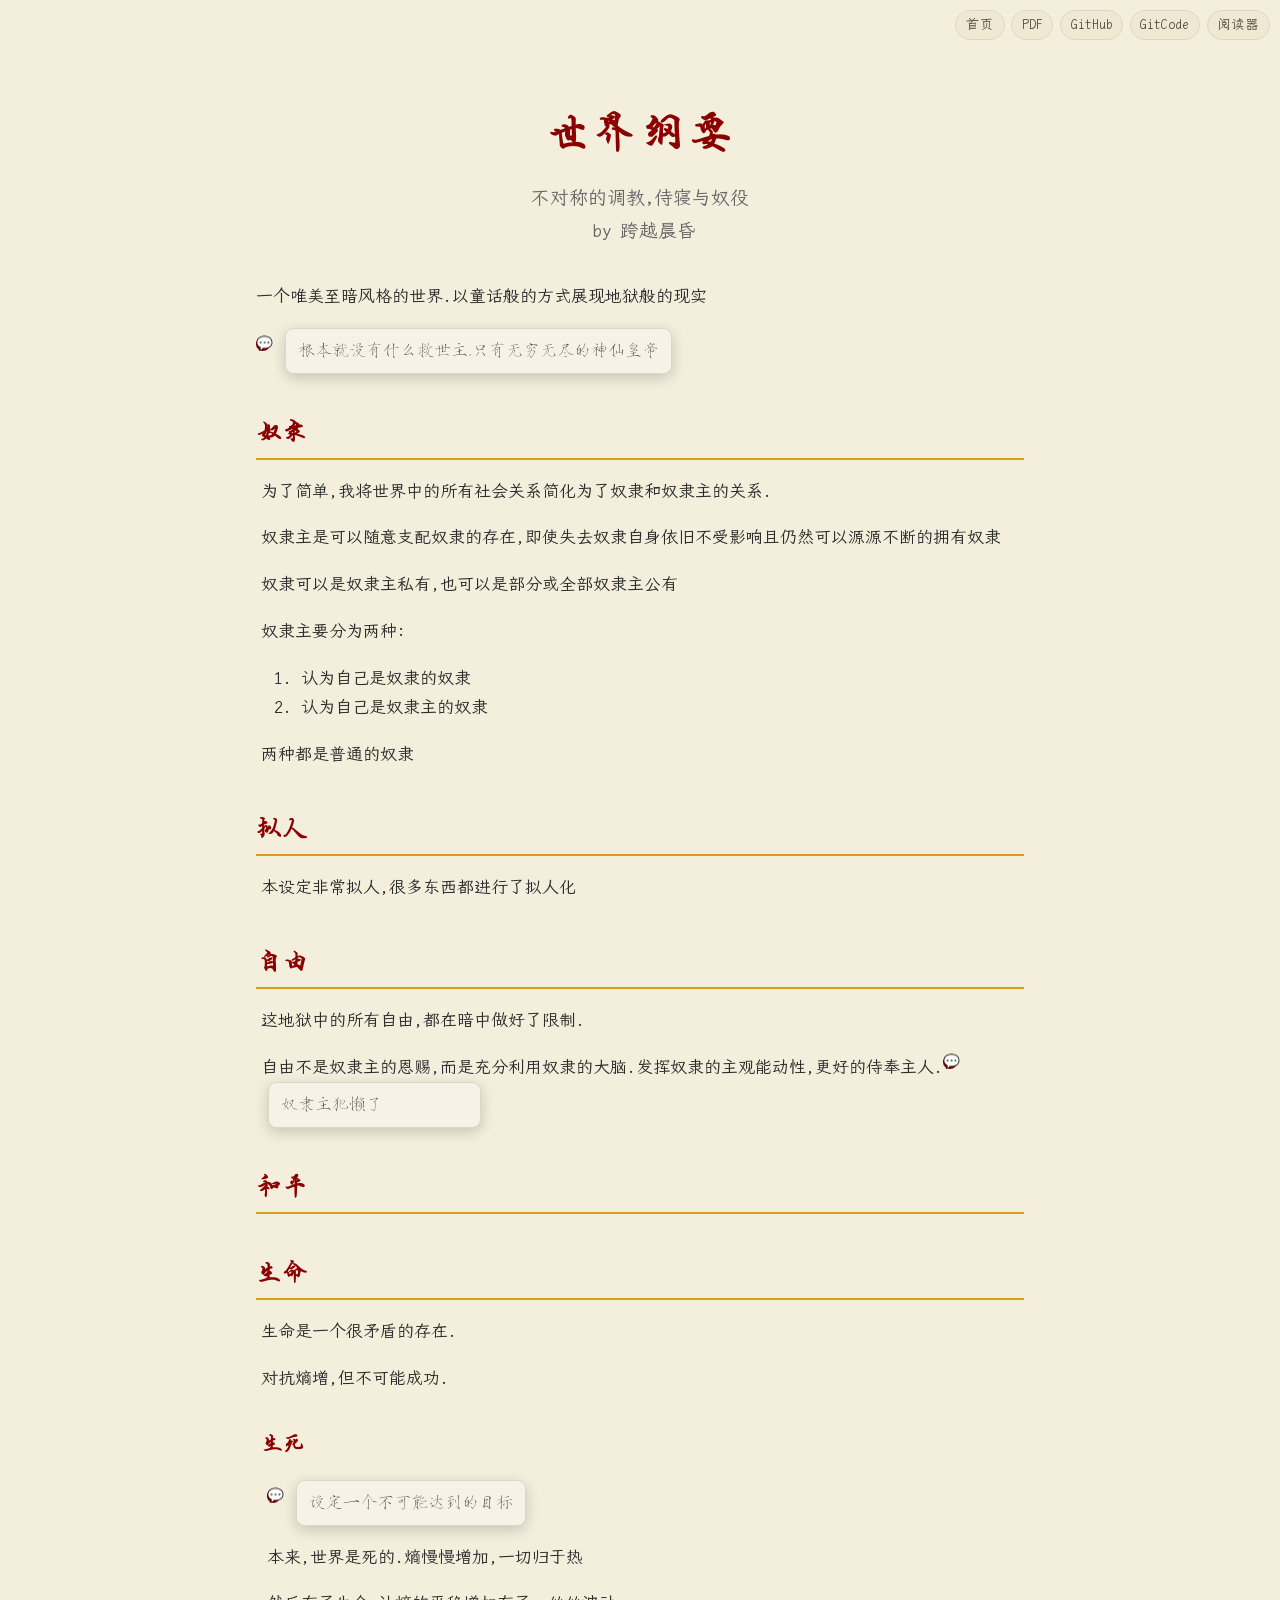
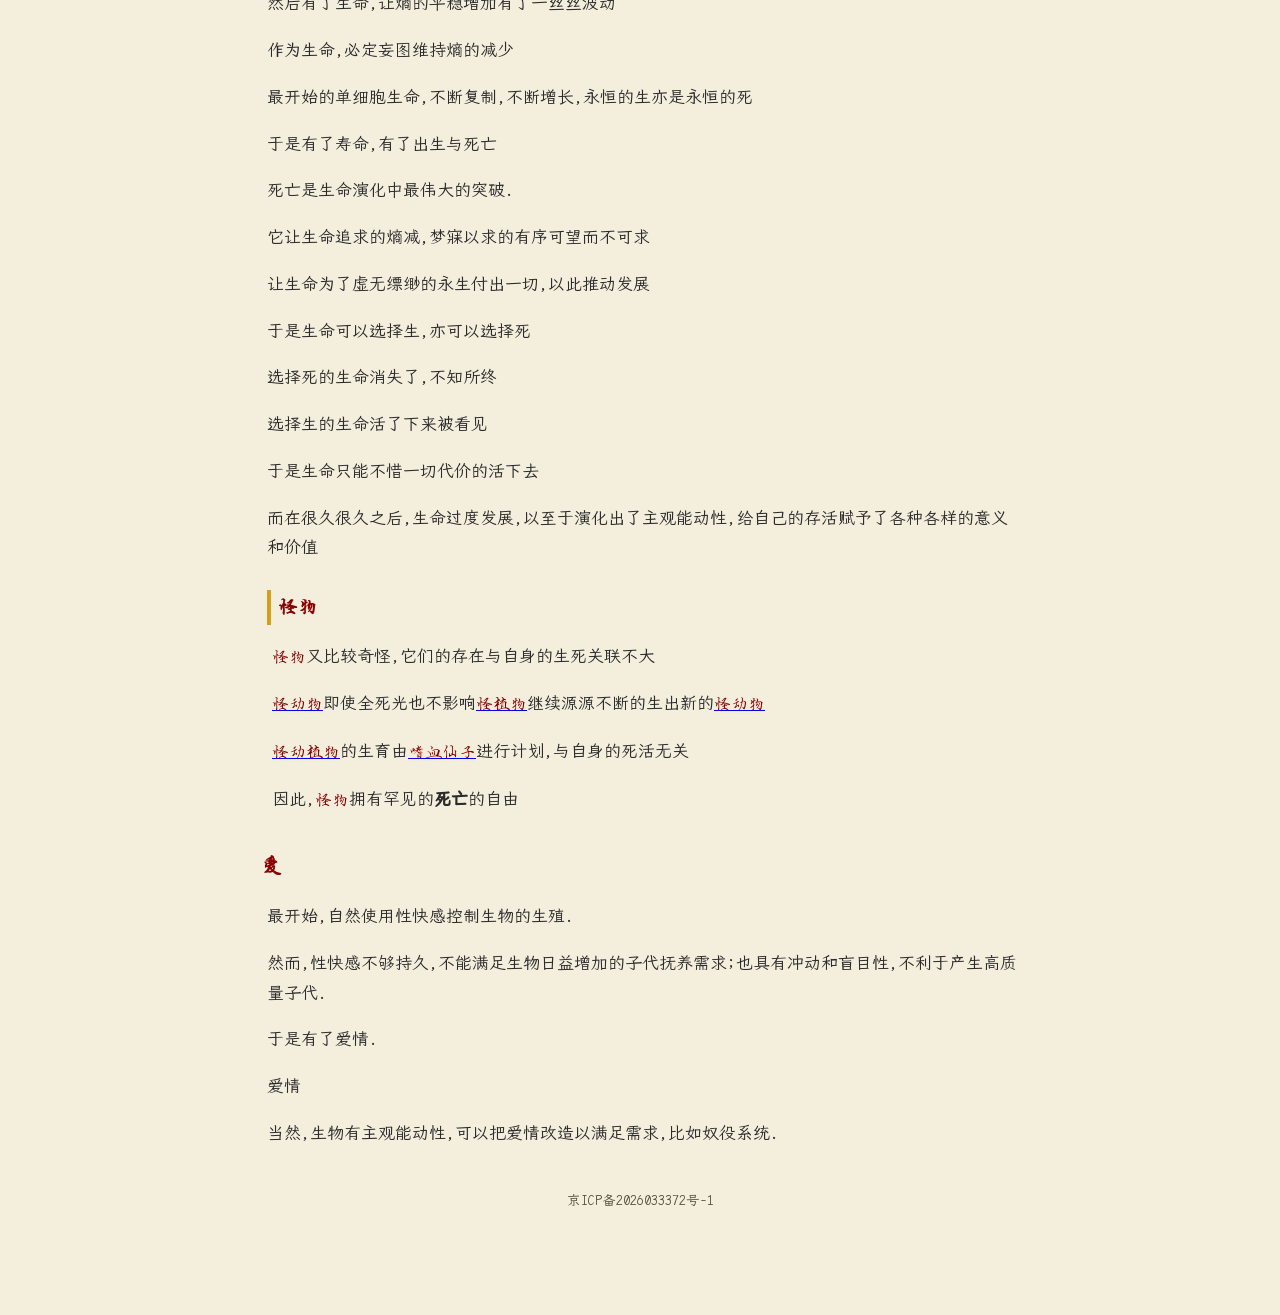
<file: 世界纲要/index.html>
<!DOCTYPE html><html lang="zh"><head><meta charset="utf-8"><meta name="viewport" content="width=device-width, initial-scale=1"><title>世界纲要</title><meta name="authors" content="跨越晨昏"></head><body><header class="uh-cover"><nav class="uh-site"><a class="uh-site-link" href="/" title="主文档">首页</a> <a class="uh-site-link" href="https://gitcode.com/CrossDark/UnderHell/releases/latest" title="下载 PDF(GitCode 最新发行版)" target="_blank">PDF</a> <a class="uh-site-link" href="https://github.com/kych-net/UnderHell" title="GitHub 仓库" target="_blank">GitHub</a> <a class="uh-site-link" href="https://gitcode.com/CrossDark/UnderHell" title="GitCode 仓库" target="_blank">GitCode</a> <a class="uh-site-link uh-reader-toggle" href="#uh-reader" title="阅读器:调整字号与字体">阅读器</a></nav><h1 class="uh-title">世界纲要</h1><p class="uh-subtitle">不对称的调教,侍寝与奴役<br><span style="white-space: pre-wrap">&#x20;</span>by 跨越晨昏</p></header><link rel="stylesheet" href="/assets/underhell.css">
<p>一个唯美至暗风格的世界.以童话般的方式展现地狱般的现实</p><p><span class="uh-comment"><span class="uh-comment-trigger" tabindex="0">💬</span> <span class="uh-comment-panel">根本就没有什么救世主,只有无穷无尽的神仙皇帝</span></span></p><div style="margin-left: 0pt"><span style="display: block; font-variant-caps: small-caps"><h2>奴隶</h2></span></div><div style="margin-left: 4pt"><p>为了简单,我将世界中的所有社会关系简化为了奴隶和奴隶主的关系.</p></div><div style="margin-left: 4pt"><p>奴隶主是可以随意支配奴隶的存在,即使失去奴隶自身依旧不受影响且仍然可以源源不断的拥有奴隶</p></div><div style="margin-left: 4pt"><p>奴隶可以是奴隶主私有,也可以是部分或全部奴隶主公有</p></div><div style="margin-left: 4pt"><p>奴隶主要分为两种:</p></div><div style="margin-left: 4pt"><ol><li>认为自己是奴隶的奴隶</li><li>认为自己是奴隶主的奴隶</li></ol></div><div style="margin-left: 4pt"><p>两种都是普通的奴隶</p></div><div style="margin-left: 0pt"><span style="display: block; font-variant-caps: small-caps"><h2>拟人</h2></span></div><div style="margin-left: 4pt"><p>本设定非常拟人,很多东西都进行了拟人化</p></div><div style="margin-left: 0pt"><span style="display: block; font-variant-caps: small-caps"><h2>自由</h2></span></div><div style="margin-left: 4pt"><p>这地狱中的所有自由,都在暗中做好了限制.</p></div><div style="margin-left: 4pt"><p>自由不是奴隶主的恩赐,而是充分利用奴隶的大脑.发挥奴隶的主观能动性,更好的侍奉主人.<span class="uh-comment"><span class="uh-comment-trigger" tabindex="0">💬</span> <span class="uh-comment-panel">奴隶主犯懒了</span></span></p></div><div style="margin-left: 0pt"><span style="display: block; font-variant-caps: small-caps"><h2>和平</h2></span></div><div style="margin-left: 0pt"><span style="display: block; font-variant-caps: small-caps"><h2>生命</h2></span></div><div style="margin-left: 4pt"><p>生命是一个很矛盾的存在.</p></div><div style="margin-left: 4pt"><p>对抗熵增,但不可能成功.</p></div><div style="margin-left: 4pt"><span style="display: block; font-variant-caps: small-caps"><h3>生死</h3></span></div><div style="margin-left: 8pt"><p><span class="uh-comment"><span class="uh-comment-trigger" tabindex="0">💬</span> <span class="uh-comment-panel">设定一个不可能达到的目标</span></span></p></div><div style="margin-left: 8pt"><p>本来,世界是死的.熵慢慢增加,一切归于热</p></div><div style="margin-left: 8pt"><p>然后有了生命,让熵的平稳增加有了一丝丝波动</p></div><div style="margin-left: 8pt"><p>作为生命,必定妄图维持熵的减少</p></div><div style="margin-left: 8pt"><p>最开始的单细胞生命,不断复制,不断增长,永恒的生亦是永恒的死</p></div><div style="margin-left: 8pt"><p>于是有了寿命,有了出生与死亡</p></div><div style="margin-left: 8pt"><p>死亡是生命演化中最伟大的突破.</p></div><div style="margin-left: 8pt"><p>它让生命追求的熵减,梦寐以求的有序可望而不可求</p></div><div style="margin-left: 8pt"><p>让生命为了虚无缥缈的永生付出一切,以此推动发展</p></div><div style="margin-left: 8pt"><p>于是生命可以选择生,亦可以选择死</p></div><div style="margin-left: 8pt"><p>选择死的生命消失了,不知所终</p></div><div style="margin-left: 8pt"><p>选择生的生命活了下来被看见</p></div><div style="margin-left: 8pt"><p>于是生命只能不惜一切代价的活下去</p></div><div style="margin-left: 8pt"><p>而在很久很久之后,生命过度发展,以至于演化出了主观能动性,给自己的存活赋予了各种各样的意义和价值</p></div><div style="margin-left: 8pt"><span style="display: block; font-variant-caps: small-caps"><h4><span class="uh-element" title="未定义">怪物</span></h4></span></div><div style="margin-left: 12pt"><p><span class="uh-element" title="未定义">怪物</span>又比较奇怪,它们的存在与自身的生死关联不大</p></div><div style="margin-left: 12pt"><p><a href="/#怪动物"><span class="uh-element">怪动物</span></a>即使全死光也不影响<a href="/#怪植物"><span class="uh-element">怪植物</span></a>继续源源不断的生出新的<a href="/#怪动物"><span class="uh-element">怪动物</span></a></p></div><div style="margin-left: 12pt"><p><a href="/#怪动植物"><span class="uh-element">怪动植物</span></a>的生育由<a href="/生物/仙子/#嗜血仙子"><span class="uh-element">嗜血仙子</span></a>进行计划,与自身的死活无关</p></div><div style="margin-left: 12pt"><p>因此,<span class="uh-element" title="未定义">怪物</span>拥有罕见的<strong>死亡</strong>的自由</p></div><div style="margin-left: 4pt"><span style="display: block; font-variant-caps: small-caps"><h3>爱</h3></span></div><div style="margin-left: 8pt"><p>最开始,自然使用性快感控制生物的生殖.</p></div><div style="margin-left: 8pt"><p>然而,性快感不够持久,不能满足生物日益增加的子代抚养需求;也具有冲动和盲目性,不利于产生高质量子代.</p></div><div style="margin-left: 8pt"><p>于是有了爱情.</p></div><div style="margin-left: 8pt"><p>爱情</p></div><div style="margin-left: 8pt"><p>当然,生物有主观能动性,可以把爱情改造以满足需求,比如奴役系统.</p></div><footer class="uh-icp"><a href="https://beian.miit.gov.cn/" target="_blank">京ICP备2026033372号-1</a></footer><div class="uh-reader" id="uh-reader"><a class="uh-reader-backdrop" href="#uh-reader-off" title="关闭"></a><div class="uh-reader-panel"><div class="uh-reader-head">阅读设置 <a class="uh-reader-close" href="#uh-reader-off" title="关闭">✕</a></div><div class="uh-reader-row"><span class="uh-reader-label">字号</span> <label class="uh-reader-opt"><input type="radio" name="uh-fs" id="uh-fs-0"> 小</label> <label class="uh-reader-opt"><input type="radio" name="uh-fs" id="uh-fs-1" checked="checked"> 中</label> <label class="uh-reader-opt"><input type="radio" name="uh-fs" id="uh-fs-2"> 大</label> <label class="uh-reader-opt"><input type="radio" name="uh-fs" id="uh-fs-3"> 特大</label></div><div class="uh-reader-row"><span class="uh-reader-label">字体</span> <label class="uh-reader-opt"><input type="radio" name="uh-ft" id="uh-ft-0" checked="checked"> 楷体</label> <label class="uh-reader-opt"><input type="radio" name="uh-ft" id="uh-ft-1"> 宋体</label> <label class="uh-reader-opt"><input type="radio" name="uh-ft" id="uh-ft-2"> 黑体</label></div></div></div></body></html>
<script>(function(){var uhTocToggle=1;document.addEventListener('click', function(e){var head = e.target.closest('.uh-toc-head');if (head) {var toc = head.closest('.uh-toc');toc.classList.toggle('uh-open');head.setAttribute('aria-expanded', toc.classList.contains('uh-open'));return;}var tr = e.target.closest('.uh-comment-trigger');if (tr) {var panel = tr.nextElementSibling;if (panel) panel.classList.toggle('uh-open');}});})();</script>
</file>
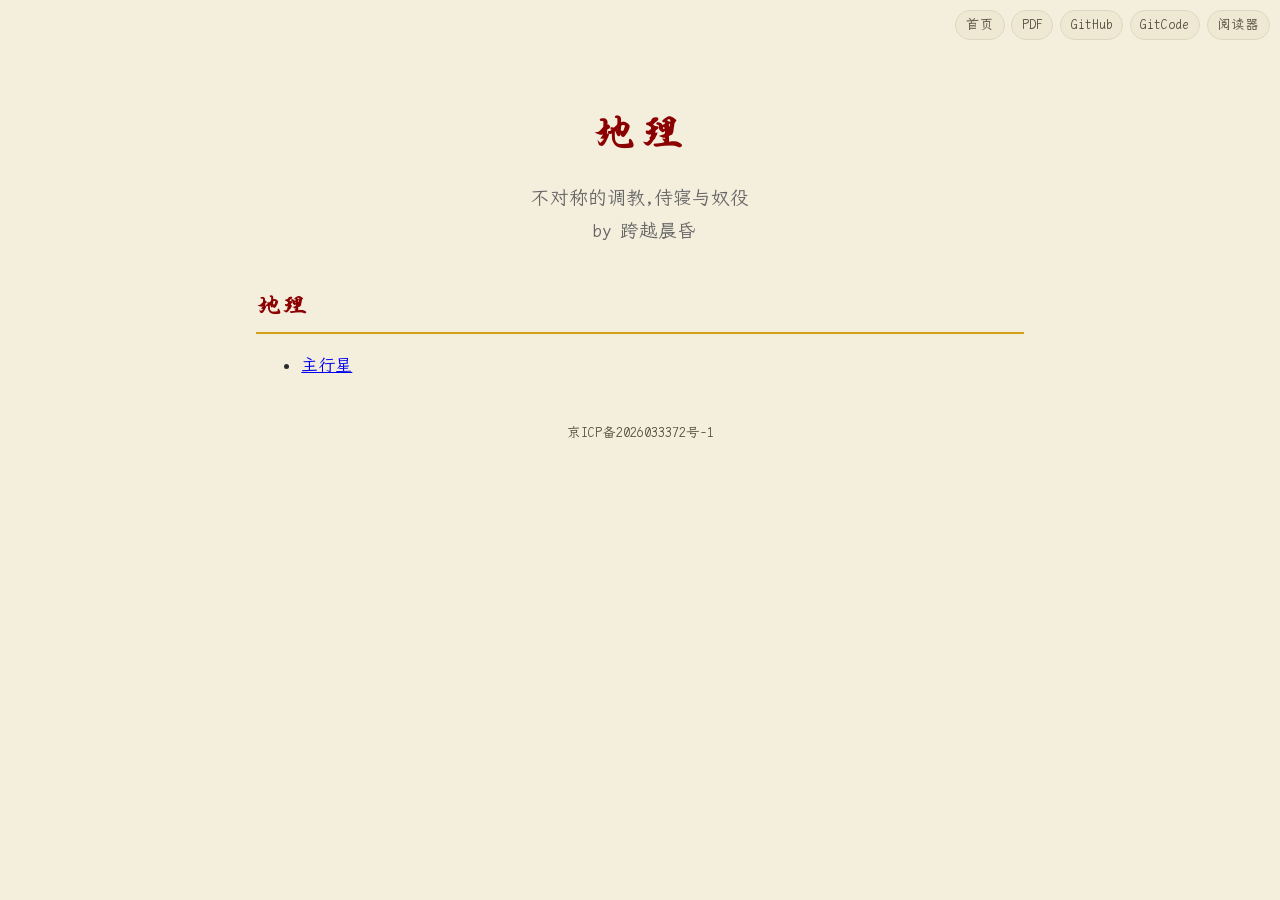
<file: 地理/index.html>
<!DOCTYPE html><html lang="zh"><head><meta charset="utf-8"><meta name="viewport" content="width=device-width, initial-scale=1"><title>地理</title><meta name="authors" content="跨越晨昏"></head><body><header class="uh-cover"><nav class="uh-site"><a class="uh-site-link" href="/" title="主文档">首页</a> <a class="uh-site-link" href="https://gitcode.com/CrossDark/UnderHell/releases/latest" title="下载 PDF(GitCode 最新发行版)" target="_blank">PDF</a> <a class="uh-site-link" href="https://github.com/kych-net/UnderHell" title="GitHub 仓库" target="_blank">GitHub</a> <a class="uh-site-link" href="https://gitcode.com/CrossDark/UnderHell" title="GitCode 仓库" target="_blank">GitCode</a> <a class="uh-site-link uh-reader-toggle" href="#uh-reader" title="阅读器:调整字号与字体">阅读器</a></nav><h1 class="uh-title">地理</h1><p class="uh-subtitle">不对称的调教,侍寝与奴役<br><span style="white-space: pre-wrap">&#x20;</span>by 跨越晨昏</p></header><link rel="stylesheet" href="/assets/underhell.css">
<div style="margin-left: 0pt"><span style="display: block; font-variant-caps: small-caps"><h2>地理</h2></span></div><div style="margin-left: 4pt"><ul><li><a href="/地理/主行星/">主行星</a></li></ul></div><footer class="uh-icp"><a href="https://beian.miit.gov.cn/" target="_blank">京ICP备2026033372号-1</a></footer><div class="uh-reader" id="uh-reader"><a class="uh-reader-backdrop" href="#uh-reader-off" title="关闭"></a><div class="uh-reader-panel"><div class="uh-reader-head">阅读设置 <a class="uh-reader-close" href="#uh-reader-off" title="关闭">✕</a></div><div class="uh-reader-row"><span class="uh-reader-label">字号</span> <label class="uh-reader-opt"><input type="radio" name="uh-fs" id="uh-fs-0"> 小</label> <label class="uh-reader-opt"><input type="radio" name="uh-fs" id="uh-fs-1" checked="checked"> 中</label> <label class="uh-reader-opt"><input type="radio" name="uh-fs" id="uh-fs-2"> 大</label> <label class="uh-reader-opt"><input type="radio" name="uh-fs" id="uh-fs-3"> 特大</label></div><div class="uh-reader-row"><span class="uh-reader-label">字体</span> <label class="uh-reader-opt"><input type="radio" name="uh-ft" id="uh-ft-0" checked="checked"> 楷体</label> <label class="uh-reader-opt"><input type="radio" name="uh-ft" id="uh-ft-1"> 宋体</label> <label class="uh-reader-opt"><input type="radio" name="uh-ft" id="uh-ft-2"> 黑体</label></div></div></div></body></html>
<script>(function(){var uhTocToggle=1;document.addEventListener('click', function(e){var head = e.target.closest('.uh-toc-head');if (head) {var toc = head.closest('.uh-toc');toc.classList.toggle('uh-open');head.setAttribute('aria-expanded', toc.classList.contains('uh-open'));return;}var tr = e.target.closest('.uh-comment-trigger');if (tr) {var panel = tr.nextElementSibling;if (panel) panel.classList.toggle('uh-open');}});})();</script>
</file>
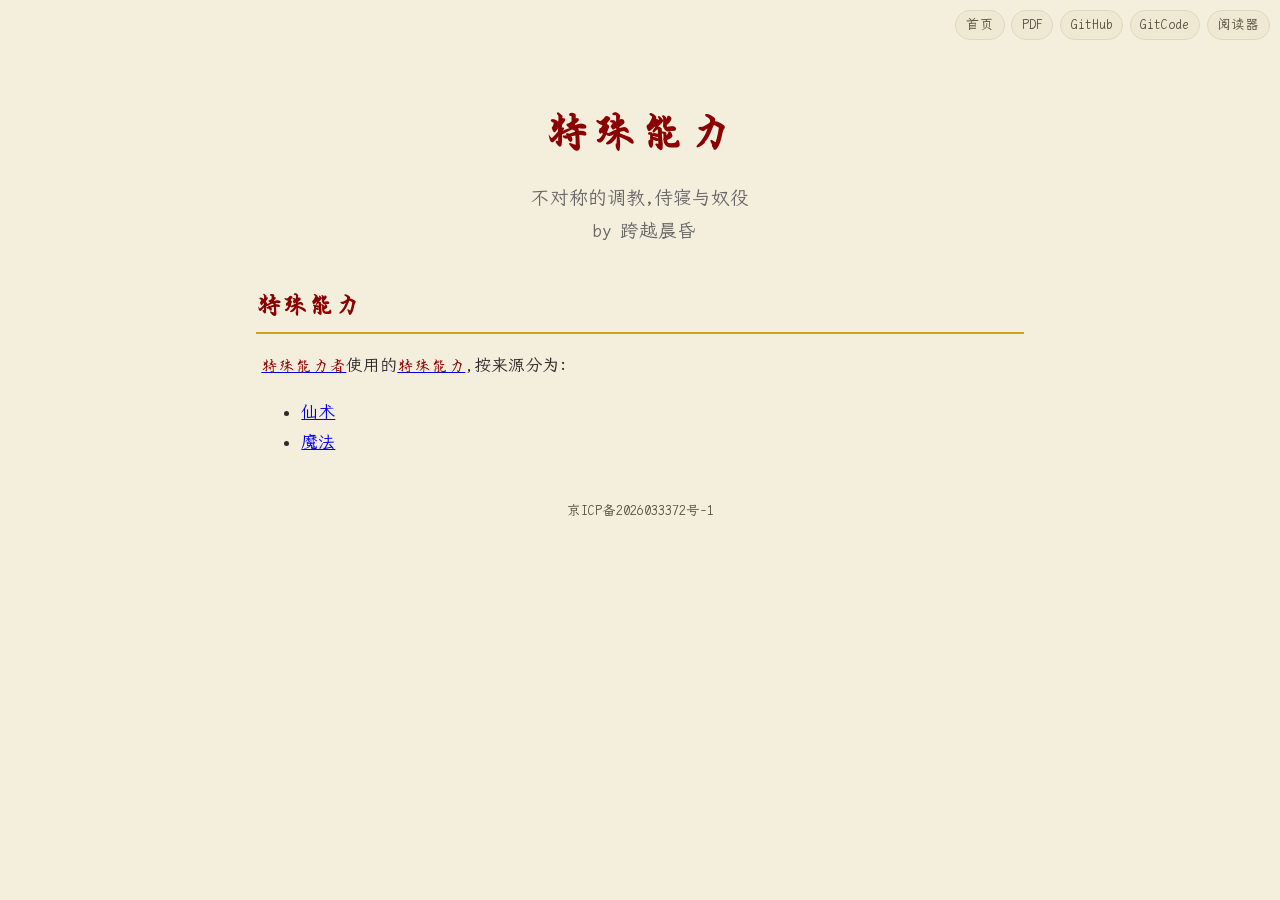
<file: 特殊能力/index.html>
<!DOCTYPE html><html lang="zh"><head><meta charset="utf-8"><meta name="viewport" content="width=device-width, initial-scale=1"><title>特殊能力</title><meta name="authors" content="跨越晨昏"></head><body><header class="uh-cover"><nav class="uh-site"><a class="uh-site-link" href="/" title="主文档">首页</a> <a class="uh-site-link" href="https://gitcode.com/CrossDark/UnderHell/releases/latest" title="下载 PDF(GitCode 最新发行版)" target="_blank">PDF</a> <a class="uh-site-link" href="https://github.com/kych-net/UnderHell" title="GitHub 仓库" target="_blank">GitHub</a> <a class="uh-site-link" href="https://gitcode.com/CrossDark/UnderHell" title="GitCode 仓库" target="_blank">GitCode</a> <a class="uh-site-link uh-reader-toggle" href="#uh-reader" title="阅读器:调整字号与字体">阅读器</a></nav><h1 class="uh-title">特殊能力</h1><p class="uh-subtitle">不对称的调教,侍寝与奴役<br><span style="white-space: pre-wrap">&#x20;</span>by 跨越晨昏</p></header><link rel="stylesheet" href="/assets/underhell.css">
<div style="margin-left: 0pt"><span style="display: block; font-variant-caps: small-caps"><h2>特殊能力</h2></span></div><div style="margin-left: 4pt"><p><a href="/#特殊能力者"><span class="uh-element">特殊能力者</span></a>使用的<a href="/#特殊能力"><span class="uh-element">特殊能力</span></a>,按来源分为:</p></div><div style="margin-left: 4pt"><ul><li><a href="/特殊能力/仙术/">仙术</a></li><li><a href="/特殊能力/魔法/">魔法</a></li></ul></div><footer class="uh-icp"><a href="https://beian.miit.gov.cn/" target="_blank">京ICP备2026033372号-1</a></footer><div class="uh-reader" id="uh-reader"><a class="uh-reader-backdrop" href="#uh-reader-off" title="关闭"></a><div class="uh-reader-panel"><div class="uh-reader-head">阅读设置 <a class="uh-reader-close" href="#uh-reader-off" title="关闭">✕</a></div><div class="uh-reader-row"><span class="uh-reader-label">字号</span> <label class="uh-reader-opt"><input type="radio" name="uh-fs" id="uh-fs-0"> 小</label> <label class="uh-reader-opt"><input type="radio" name="uh-fs" id="uh-fs-1" checked="checked"> 中</label> <label class="uh-reader-opt"><input type="radio" name="uh-fs" id="uh-fs-2"> 大</label> <label class="uh-reader-opt"><input type="radio" name="uh-fs" id="uh-fs-3"> 特大</label></div><div class="uh-reader-row"><span class="uh-reader-label">字体</span> <label class="uh-reader-opt"><input type="radio" name="uh-ft" id="uh-ft-0" checked="checked"> 楷体</label> <label class="uh-reader-opt"><input type="radio" name="uh-ft" id="uh-ft-1"> 宋体</label> <label class="uh-reader-opt"><input type="radio" name="uh-ft" id="uh-ft-2"> 黑体</label></div></div></div></body></html>
<script>(function(){var uhTocToggle=1;document.addEventListener('click', function(e){var head = e.target.closest('.uh-toc-head');if (head) {var toc = head.closest('.uh-toc');toc.classList.toggle('uh-open');head.setAttribute('aria-expanded', toc.classList.contains('uh-open'));return;}var tr = e.target.closest('.uh-comment-trigger');if (tr) {var panel = tr.nextElementSibling;if (panel) panel.classList.toggle('uh-open');}});})();</script>
</file>
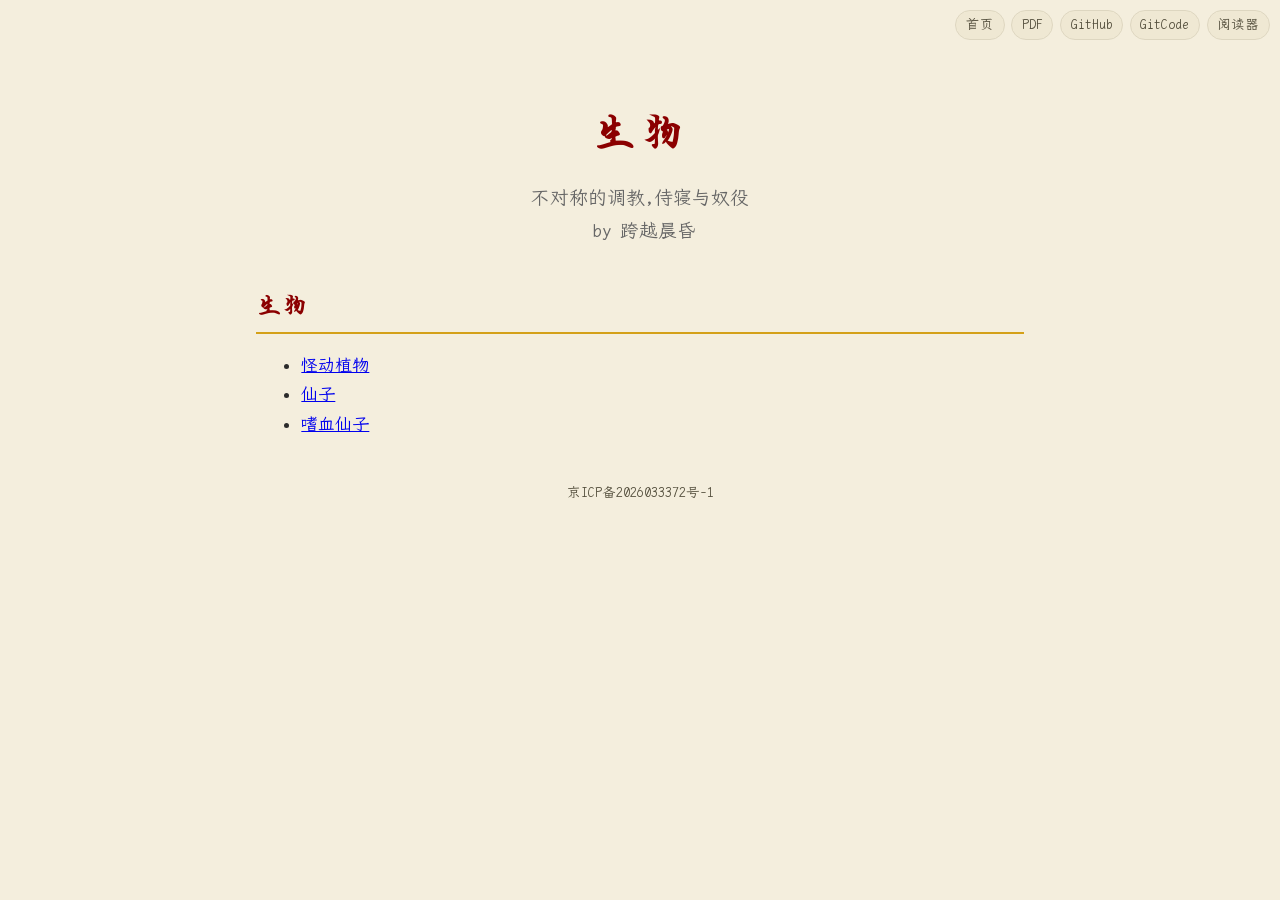
<file: 生物/index.html>
<!DOCTYPE html><html lang="zh"><head><meta charset="utf-8"><meta name="viewport" content="width=device-width, initial-scale=1"><title>生物</title><meta name="authors" content="跨越晨昏"></head><body><header class="uh-cover"><nav class="uh-site"><a class="uh-site-link" href="/" title="主文档">首页</a> <a class="uh-site-link" href="https://gitcode.com/CrossDark/UnderHell/releases/latest" title="下载 PDF(GitCode 最新发行版)" target="_blank">PDF</a> <a class="uh-site-link" href="https://github.com/kych-net/UnderHell" title="GitHub 仓库" target="_blank">GitHub</a> <a class="uh-site-link" href="https://gitcode.com/CrossDark/UnderHell" title="GitCode 仓库" target="_blank">GitCode</a> <a class="uh-site-link uh-reader-toggle" href="#uh-reader" title="阅读器:调整字号与字体">阅读器</a></nav><h1 class="uh-title">生物</h1><p class="uh-subtitle">不对称的调教,侍寝与奴役<br><span style="white-space: pre-wrap">&#x20;</span>by 跨越晨昏</p></header><link rel="stylesheet" href="/assets/underhell.css">
<div style="margin-left: 0pt"><span style="display: block; font-variant-caps: small-caps"><h2>生物</h2></span></div><div style="margin-left: 4pt"><ul><li><a href="/生物/怪动植物/">怪动植物</a></li><li><a href="/生物/仙子/">仙子</a></li><li><a href="/生物/仙子/嗜血仙子/">嗜血仙子</a></li></ul></div><footer class="uh-icp"><a href="https://beian.miit.gov.cn/" target="_blank">京ICP备2026033372号-1</a></footer><div class="uh-reader" id="uh-reader"><a class="uh-reader-backdrop" href="#uh-reader-off" title="关闭"></a><div class="uh-reader-panel"><div class="uh-reader-head">阅读设置 <a class="uh-reader-close" href="#uh-reader-off" title="关闭">✕</a></div><div class="uh-reader-row"><span class="uh-reader-label">字号</span> <label class="uh-reader-opt"><input type="radio" name="uh-fs" id="uh-fs-0"> 小</label> <label class="uh-reader-opt"><input type="radio" name="uh-fs" id="uh-fs-1" checked="checked"> 中</label> <label class="uh-reader-opt"><input type="radio" name="uh-fs" id="uh-fs-2"> 大</label> <label class="uh-reader-opt"><input type="radio" name="uh-fs" id="uh-fs-3"> 特大</label></div><div class="uh-reader-row"><span class="uh-reader-label">字体</span> <label class="uh-reader-opt"><input type="radio" name="uh-ft" id="uh-ft-0" checked="checked"> 楷体</label> <label class="uh-reader-opt"><input type="radio" name="uh-ft" id="uh-ft-1"> 宋体</label> <label class="uh-reader-opt"><input type="radio" name="uh-ft" id="uh-ft-2"> 黑体</label></div></div></div></body></html>
<script>(function(){var uhTocToggle=1;document.addEventListener('click', function(e){var head = e.target.closest('.uh-toc-head');if (head) {var toc = head.closest('.uh-toc');toc.classList.toggle('uh-open');head.setAttribute('aria-expanded', toc.classList.contains('uh-open'));return;}var tr = e.target.closest('.uh-comment-trigger');if (tr) {var panel = tr.nextElementSibling;if (panel) panel.classList.toggle('uh-open');}});})();</script>
</file>
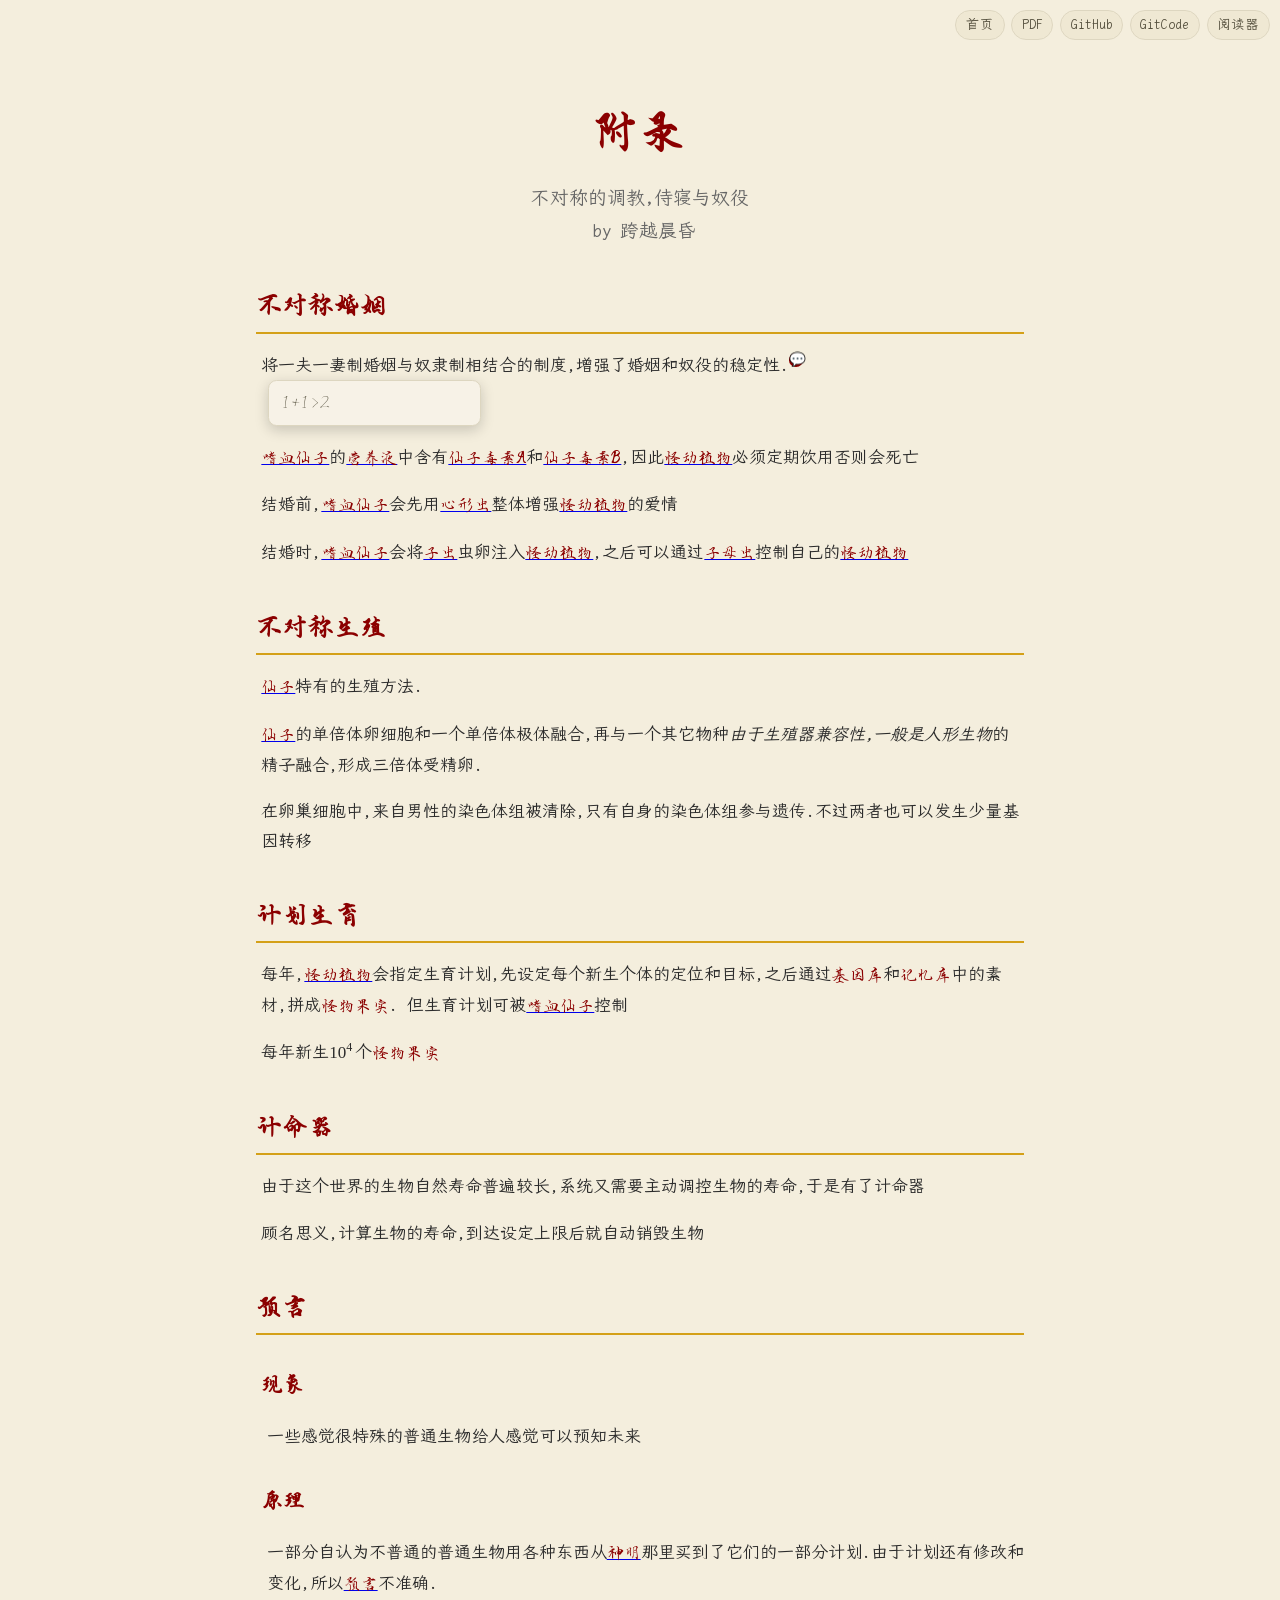
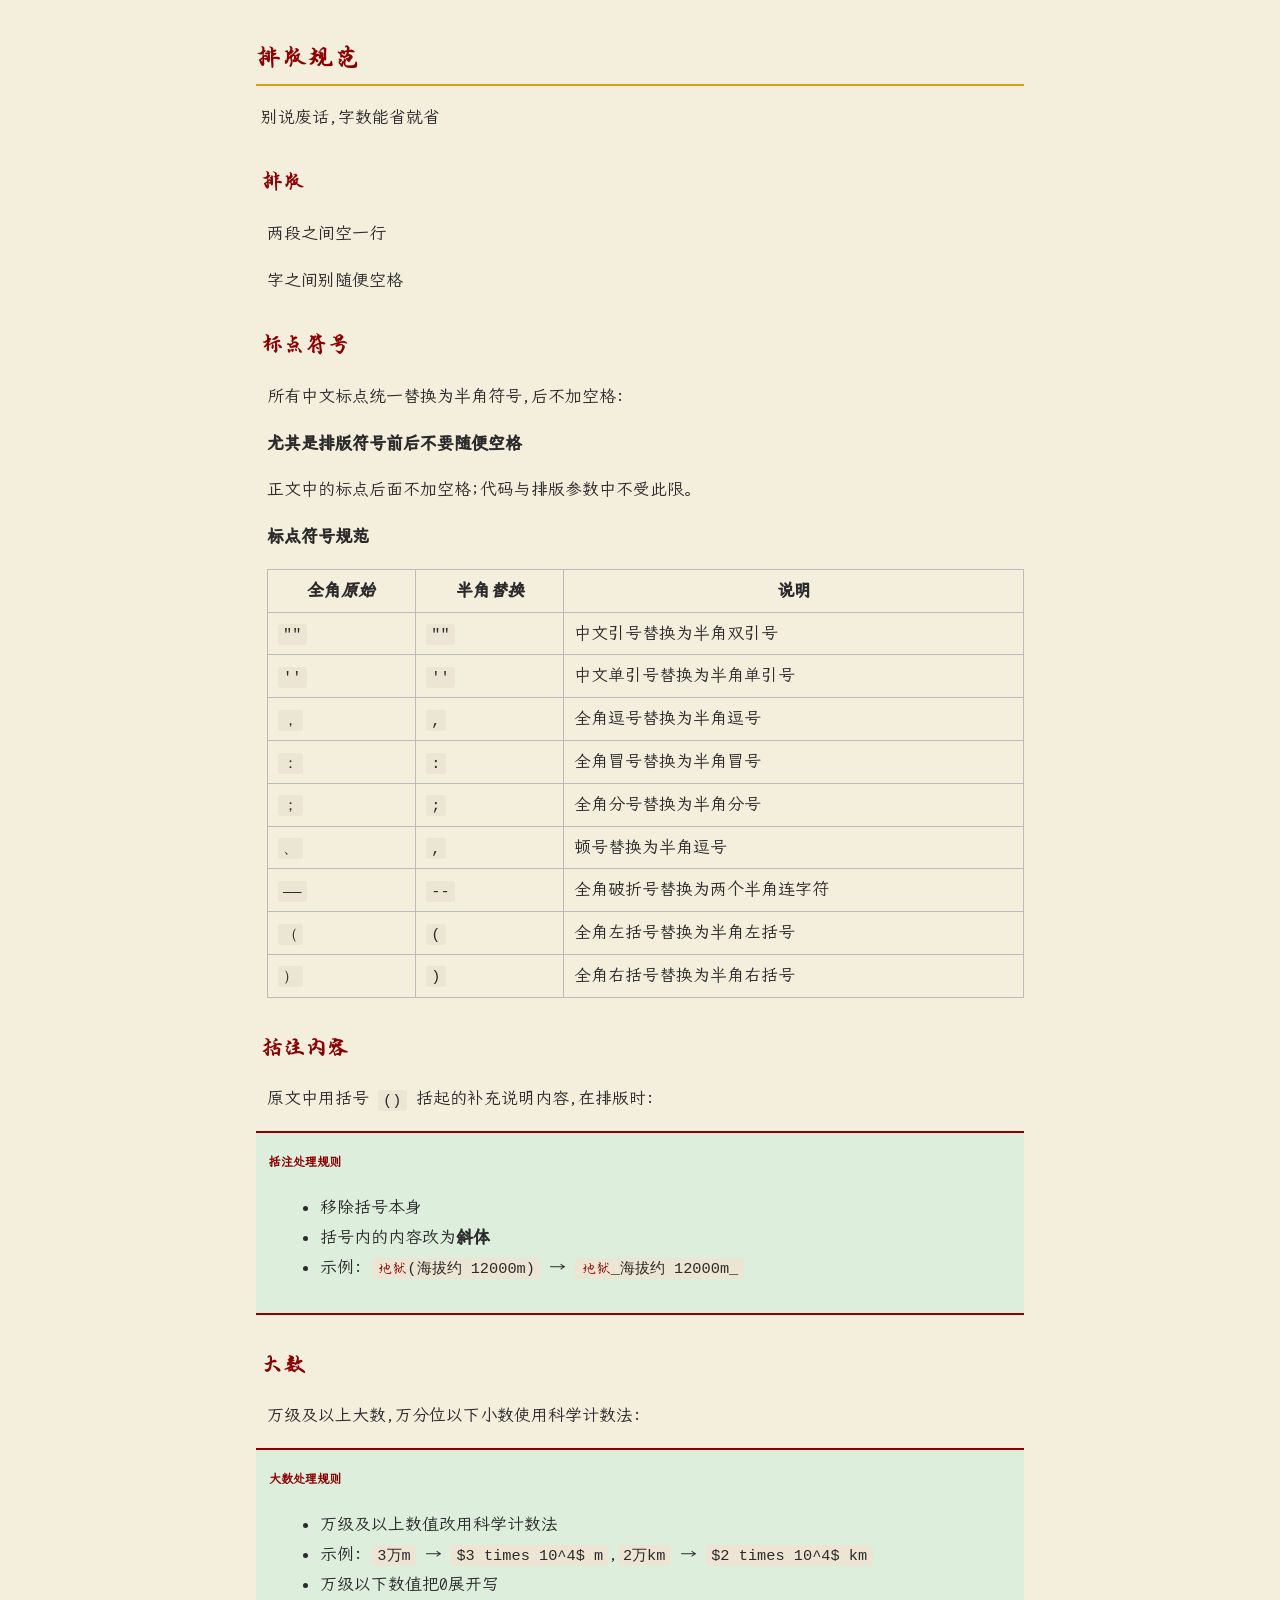
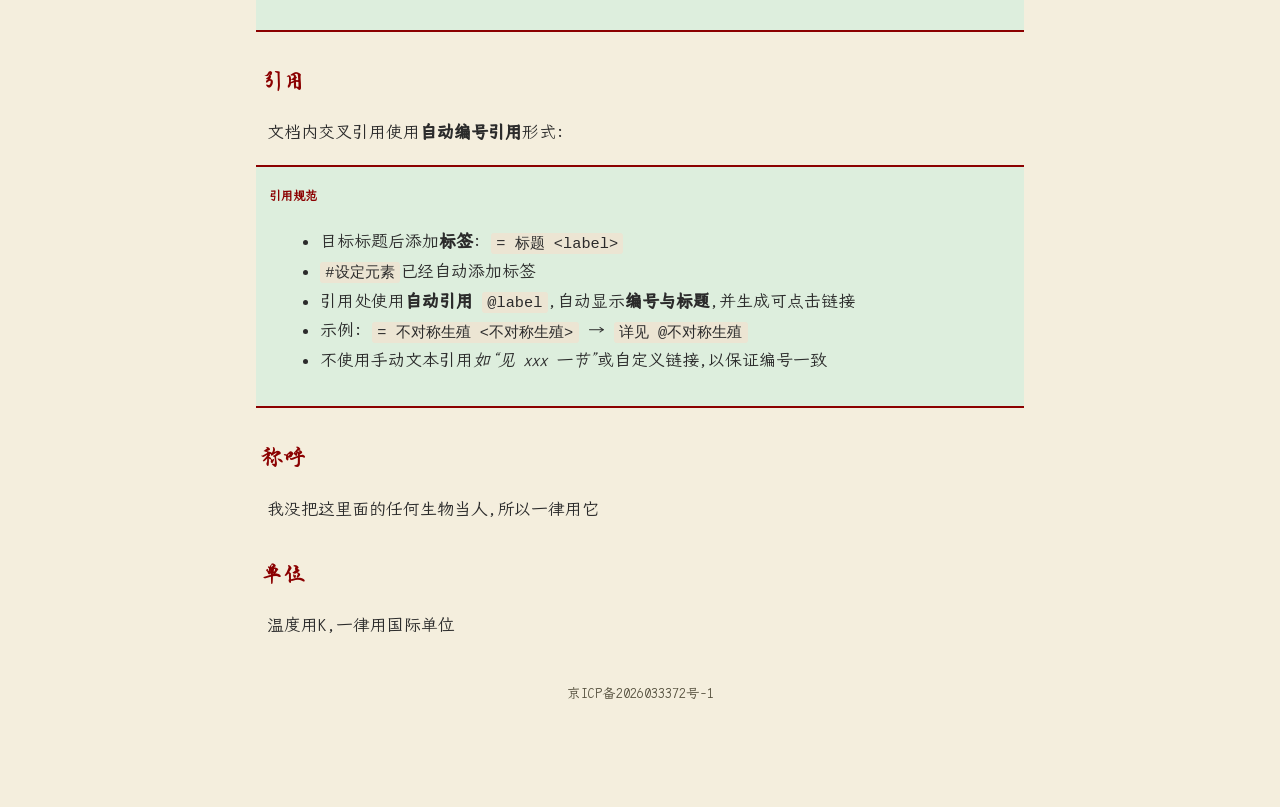
<file: 附录/index.html>
<!DOCTYPE html><html lang="zh"><head><meta charset="utf-8"><meta name="viewport" content="width=device-width, initial-scale=1"><title>附录</title><meta name="authors" content="跨越晨昏"><style>/* Alignment */
mtable.right-align mtd,
mtable mtd.right-align,
mtable.left-align mtd.right-align,
mtable.aligned mtd:nth-child(odd) {
  justify-items: end;
  text-align: right;
}
mtable.cases mtd,
mtable.left-align mtd,
mtable mtd.left-align,
mtable.aligned mtd:nth-child(even),
math:is(:not([display])) > mtable.multiline-equation mtd {
  justify-items: start;
  text-align: left;
}
mtable.cases mtd,
mtable.aligned mtd,
mtable mtd.flushed,
mtable mtd.left-flush {
  padding-left: 0;
}
mtable.cases mtd,
mtable.aligned mtd,
mtable mtd.flushed,
mtable mtd.right-flush {
  padding-right: 0;
}

/* Tables */
mtable {
  math-style: inherit;
}
mtd {
  math-depth: auto-add;
  math-style: compact;
  math-shift: compact;
}

/* Equations */
mtable.multiline-equation mtd {
  math-depth: inherit;
  math-style: inherit;
  math-shift: inherit;
  padding: 0;
}
math > mtable.multiline-equation mtr:not(:last-child) mtd {
  padding-bottom: 0.5em;
}

/* Fractions */
mfrac {
  padding-inline: 0;
  margin-inline: 0.1em;
}

/* Accents */
mover[accent="true" i] > :first-child {
  font-feature-settings: "dtls";
}
mover.dotted[accent="true" i] > :first-child {
  font-feature-settings: "dtls" 0;
}

/* Other rules for scriptlevel, displaystyle and math-shift */
munder > :nth-child(2),
munderover > :nth-child(2) {
  math-shift: compact
}
munder[accentunder="true" i] > :not(:first-child),
mover[accent="true" i] > :not(:first-child) {
  math-depth: inherit;
  math-style: inherit;
  math-shift: inherit;
}</style></head><body><header class="uh-cover"><nav class="uh-site"><a class="uh-site-link" href="/" title="主文档">首页</a> <a class="uh-site-link" href="https://gitcode.com/CrossDark/UnderHell/releases/latest" title="下载 PDF(GitCode 最新发行版)" target="_blank">PDF</a> <a class="uh-site-link" href="https://github.com/kych-net/UnderHell" title="GitHub 仓库" target="_blank">GitHub</a> <a class="uh-site-link" href="https://gitcode.com/CrossDark/UnderHell" title="GitCode 仓库" target="_blank">GitCode</a> <a class="uh-site-link uh-reader-toggle" href="#uh-reader" title="阅读器:调整字号与字体">阅读器</a></nav><h1 class="uh-title">附录</h1><p class="uh-subtitle">不对称的调教,侍寝与奴役<br><span style="white-space: pre-wrap">&#x20;</span>by 跨越晨昏</p></header><link rel="stylesheet" href="/assets/underhell.css">
<div style="margin-left: 0pt"><span style="display: block; font-variant-caps: small-caps"><h2>不对称婚姻</h2></span></div><div style="margin-left: 4pt"><p>将一夫一妻制婚姻与奴隶制相结合的制度,增强了婚姻和奴役的稳定性.<span class="uh-comment"><span class="uh-comment-trigger" tabindex="0">💬</span> <span class="uh-comment-panel">1+1>2</span></span></p></div><div style="margin-left: 4pt"><p><a href="/生物/仙子/#嗜血仙子"><span class="uh-element">嗜血仙子</span></a>的<a href="/生物/仙子/#营养液"><span class="uh-element">营养液</span></a>中含有<a href="/生物/仙子/#仙子毒素A"><span class="uh-element">仙子毒素A</span></a>和<a href="/生物/仙子/#仙子毒素B"><span class="uh-element">仙子毒素B</span></a>,因此<a href="/#怪动植物"><span class="uh-element">怪动植物</span></a>必须定期饮用否则会死亡</p></div><div style="margin-left: 4pt"><p>结婚前,<a href="/生物/仙子/#嗜血仙子"><span class="uh-element">嗜血仙子</span></a>会先用<a href="/#心形虫"><span class="uh-element">心形虫</span></a>整体增强<a href="/#怪动植物"><span class="uh-element">怪动植物</span></a>的爱情</p></div><div style="margin-left: 4pt"><p>结婚时,<a href="/生物/仙子/#嗜血仙子"><span class="uh-element">嗜血仙子</span></a>会将<a href="/#子虫"><span class="uh-element">子虫</span></a>虫卵注入<a href="/#怪动植物"><span class="uh-element">怪动植物</span></a>,之后可以通过<a href="/#子母虫"><span class="uh-element">子母虫</span></a>控制自己的<a href="/#怪动植物"><span class="uh-element">怪动植物</span></a></p></div><div style="margin-left: 0pt"><span style="display: block; font-variant-caps: small-caps"><h2>不对称生殖</h2></span></div><div style="margin-left: 4pt"><p><a href="/生物/仙子/#仙子"><span class="uh-element">仙子</span></a>特有的生殖方法.</p></div><div style="margin-left: 4pt"><p><a href="/生物/仙子/#仙子"><span class="uh-element">仙子</span></a>的单倍体卵细胞和一个单倍体极体融合,再与一个其它物种<em>由于生殖器兼容性,一般是人形生物</em>的精子融合,形成三倍体受精卵.</p></div><div style="margin-left: 4pt"><p>在卵巢细胞中,来自男性的染色体组被清除,只有自身的染色体组参与遗传.不过两者也可以发生少量基因转移</p></div><div style="margin-left: 0pt"><span style="display: block; font-variant-caps: small-caps"><h2>计划生育</h2></span></div><div style="margin-left: 4pt"><p>每年,<a href="/#怪动植物"><span class="uh-element">怪动植物</span></a>会指定生育计划,先设定每个新生个体的定位和目标,之后通过<span class="uh-element" title="未定义">基因库</span>和<span class="uh-element" title="未定义">记忆库</span>中的素材,拼成<span class="uh-element" title="未定义">怪物果实</span>. 但生育计划可被<a href="/生物/仙子/#嗜血仙子"><span class="uh-element">嗜血仙子</span></a>控制</p></div><div style="margin-left: 4pt"><p>每年新生<math><msup><mn>10</mn><mn>4</mn></msup></math>个<span class="uh-element" title="未定义">怪物果实</span></p></div><div style="margin-left: 0pt"><span style="display: block; font-variant-caps: small-caps"><h2>计命器</h2></span></div><div style="margin-left: 4pt"><p>由于这个世界的生物自然寿命普遍较长,系统又需要主动调控生物的寿命,于是有了计命器</p></div><div style="margin-left: 4pt"><p>顾名思义,计算生物的寿命,到达设定上限后就自动销毁生物</p></div><div id="预言" style="margin-left: 0pt"><span style="display: block; font-variant-caps: small-caps"><h2>预言</h2></span></div><div style="margin-left: 4pt"><span style="display: block; font-variant-caps: small-caps"><h3>现象</h3></span></div><div style="margin-left: 8pt"><p>一些感觉很特殊的普通生物给人感觉可以预知未来</p></div><div style="margin-left: 4pt"><span style="display: block; font-variant-caps: small-caps"><h3>原理</h3></span></div><div style="margin-left: 8pt"><p>一部分自认为不普通的普通生物用各种东西从<a href="/#神明"><span class="uh-element">神明</span></a>那里买到了它们的一部分计划.由于计划还有修改和变化,所以<a href="#预言"><span class="uh-element">预言</span></a>不准确.</p></div><div style="margin-left: 0pt"><span style="display: block; font-variant-caps: small-caps"><h2>排版规范</h2></span></div><div style="margin-left: 4pt"><p>别说废话,字数能省就省</p></div><div style="margin-left: 4pt"><span style="display: block; font-variant-caps: small-caps"><h3>排版</h3></span></div><div style="margin-left: 8pt"><p>两段之间空一行</p></div><div style="margin-left: 8pt"><p>字之间别随便空格</p></div><div style="margin-left: 4pt"><span style="display: block; font-variant-caps: small-caps"><h3>标点符号</h3></span></div><div style="margin-left: 8pt"><p>所有中文标点统一替换为半角符号,后不加空格:</p></div><div style="margin-left: 8pt"><p><strong>尤其是排版符号前后不要随便空格</strong></p></div><div style="margin-left: 8pt"><p>正文中的标点后面不加空格;代码与排版参数中不受此限。</p></div><div><div style="margin-left: 8pt"><p><strong><span style="font-variant-caps: small-caps">标点符号规范</span></strong></p></div><div style="margin-left: 8pt"><table><thead><tr><th><strong>全角<em>原始</em></strong></th><th><strong>半角<em>替换</em></strong></th><th><strong>说明</strong></th></tr></thead><tbody><tr><td><code>""</code></td><td><code>""</code></td><td>中文引号替换为半角双引号</td></tr><tr><td><code>''</code></td><td><code>''</code></td><td>中文单引号替换为半角单引号</td></tr><tr><td><code>，</code></td><td><code>,</code></td><td>全角逗号替换为半角逗号</td></tr><tr><td><code>：</code></td><td><code>:</code></td><td>全角冒号替换为半角冒号</td></tr><tr><td><code>；</code></td><td><code>;</code></td><td>全角分号替换为半角分号</td></tr><tr><td><code>、</code></td><td><code>,</code></td><td>顿号替换为半角逗号</td></tr><tr><td><code>——</code></td><td><code>--</code></td><td>全角破折号替换为两个半角连字符</td></tr><tr><td><code>（</code></td><td><code>(</code></td><td>全角左括号替换为半角左括号</td></tr><tr><td><code>）</code></td><td><code>)</code></td><td>全角右括号替换为半角右括号</td></tr></tbody></table></div></div><div style="margin-left: 4pt"><span style="display: block; font-variant-caps: small-caps"><h3>括注内容</h3></span></div><div style="margin-left: 8pt"><p>原文中用括号 <code>()</code> 括起的补充说明内容,在排版时:</p></div><div class="uh-tipbox"><div class="uh-tipbox-title">括注处理规则</div><div style="margin-left: 8pt"><ul><li>移除括号本身</li><li>括号内的内容改为<strong>斜体</strong></li><li>示例: <code><span class="uh-element">地狱</span>(海拔约 12000m)</code> → <code><span class="uh-element">地狱</span>_海拔约 12000m_</code></li></ul></div></div><div style="margin-left: 4pt"><span style="display: block; font-variant-caps: small-caps"><h3>大数</h3></span></div><div style="margin-left: 8pt"><p>万级及以上大数,万分位以下小数使用科学计数法:</p></div><div class="uh-tipbox"><div class="uh-tipbox-title">大数处理规则</div><div style="margin-left: 8pt"><ul><li>万级及以上数值改用科学计数法</li><li>示例: <code>3万m</code> → <code>$3 times 10^4$ m</code>,<code>2万km</code> → <code>$2 times 10^4$ km</code></li><li>万级以下数值把0展开写</li></ul></div></div><div style="margin-left: 4pt"><span style="display: block; font-variant-caps: small-caps"><h3>引用</h3></span></div><div style="margin-left: 8pt"><p>文档内交叉引用使用<strong>自动编号引用</strong>形式:</p></div><div class="uh-tipbox"><div class="uh-tipbox-title">引用规范</div><div style="margin-left: 8pt"><ul><li>目标标题后添加<strong>标签</strong>: <code>= 标题 &lt;label></code></li><li><code>#设定元素</code>已经自动添加标签</li><li>引用处使用<strong>自动引用</strong> <code>@label</code>,自动显示<strong>编号与标题</strong>,并生成可点击链接</li><li>示例: <code>= 不对称生殖 &lt;不对称生殖></code> → <code>详见 @不对称生殖</code></li><li>不使用手动文本引用<em>如“见 xxx 一节”</em>或自定义链接,以保证编号一致</li></ul></div></div><div style="margin-left: 4pt"><span style="display: block; font-variant-caps: small-caps"><h3>称呼</h3></span></div><div style="margin-left: 8pt"><p>我没把这里面的任何生物当人,所以一律用它</p></div><div style="margin-left: 4pt"><span style="display: block; font-variant-caps: small-caps"><h3>单位</h3></span></div><div style="margin-left: 8pt"><p>温度用K,一律用国际单位</p></div><footer class="uh-icp"><a href="https://beian.miit.gov.cn/" target="_blank">京ICP备2026033372号-1</a></footer><div class="uh-reader" id="uh-reader"><a class="uh-reader-backdrop" href="#uh-reader-off" title="关闭"></a><div class="uh-reader-panel"><div class="uh-reader-head">阅读设置 <a class="uh-reader-close" href="#uh-reader-off" title="关闭">✕</a></div><div class="uh-reader-row"><span class="uh-reader-label">字号</span> <label class="uh-reader-opt"><input type="radio" name="uh-fs" id="uh-fs-0"> 小</label> <label class="uh-reader-opt"><input type="radio" name="uh-fs" id="uh-fs-1" checked="checked"> 中</label> <label class="uh-reader-opt"><input type="radio" name="uh-fs" id="uh-fs-2"> 大</label> <label class="uh-reader-opt"><input type="radio" name="uh-fs" id="uh-fs-3"> 特大</label></div><div class="uh-reader-row"><span class="uh-reader-label">字体</span> <label class="uh-reader-opt"><input type="radio" name="uh-ft" id="uh-ft-0" checked="checked"> 楷体</label> <label class="uh-reader-opt"><input type="radio" name="uh-ft" id="uh-ft-1"> 宋体</label> <label class="uh-reader-opt"><input type="radio" name="uh-ft" id="uh-ft-2"> 黑体</label></div></div></div></body></html>
<script>(function(){var uhTocToggle=1;document.addEventListener('click', function(e){var head = e.target.closest('.uh-toc-head');if (head) {var toc = head.closest('.uh-toc');toc.classList.toggle('uh-open');head.setAttribute('aria-expanded', toc.classList.contains('uh-open'));return;}var tr = e.target.closest('.uh-comment-trigger');if (tr) {var panel = tr.nextElementSibling;if (panel) panel.classList.toggle('uh-open');}});})();</script>
</file>
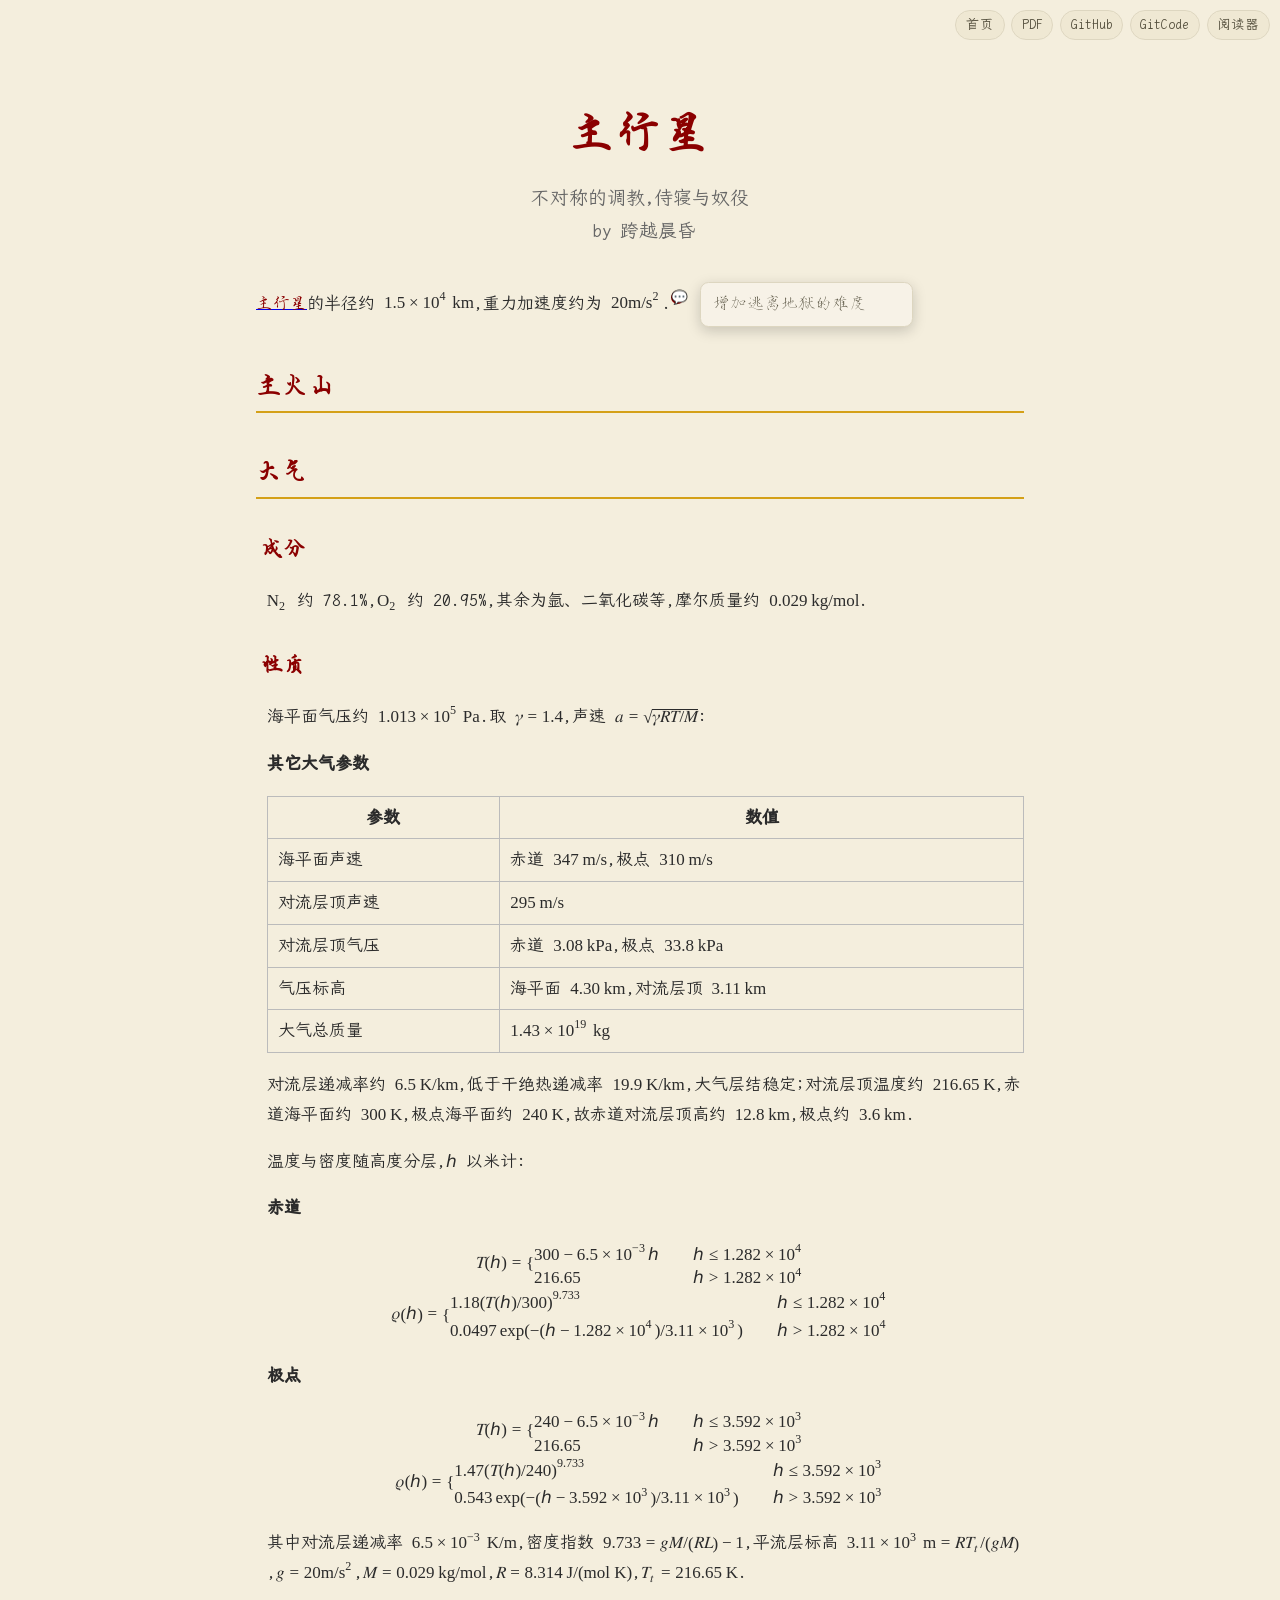
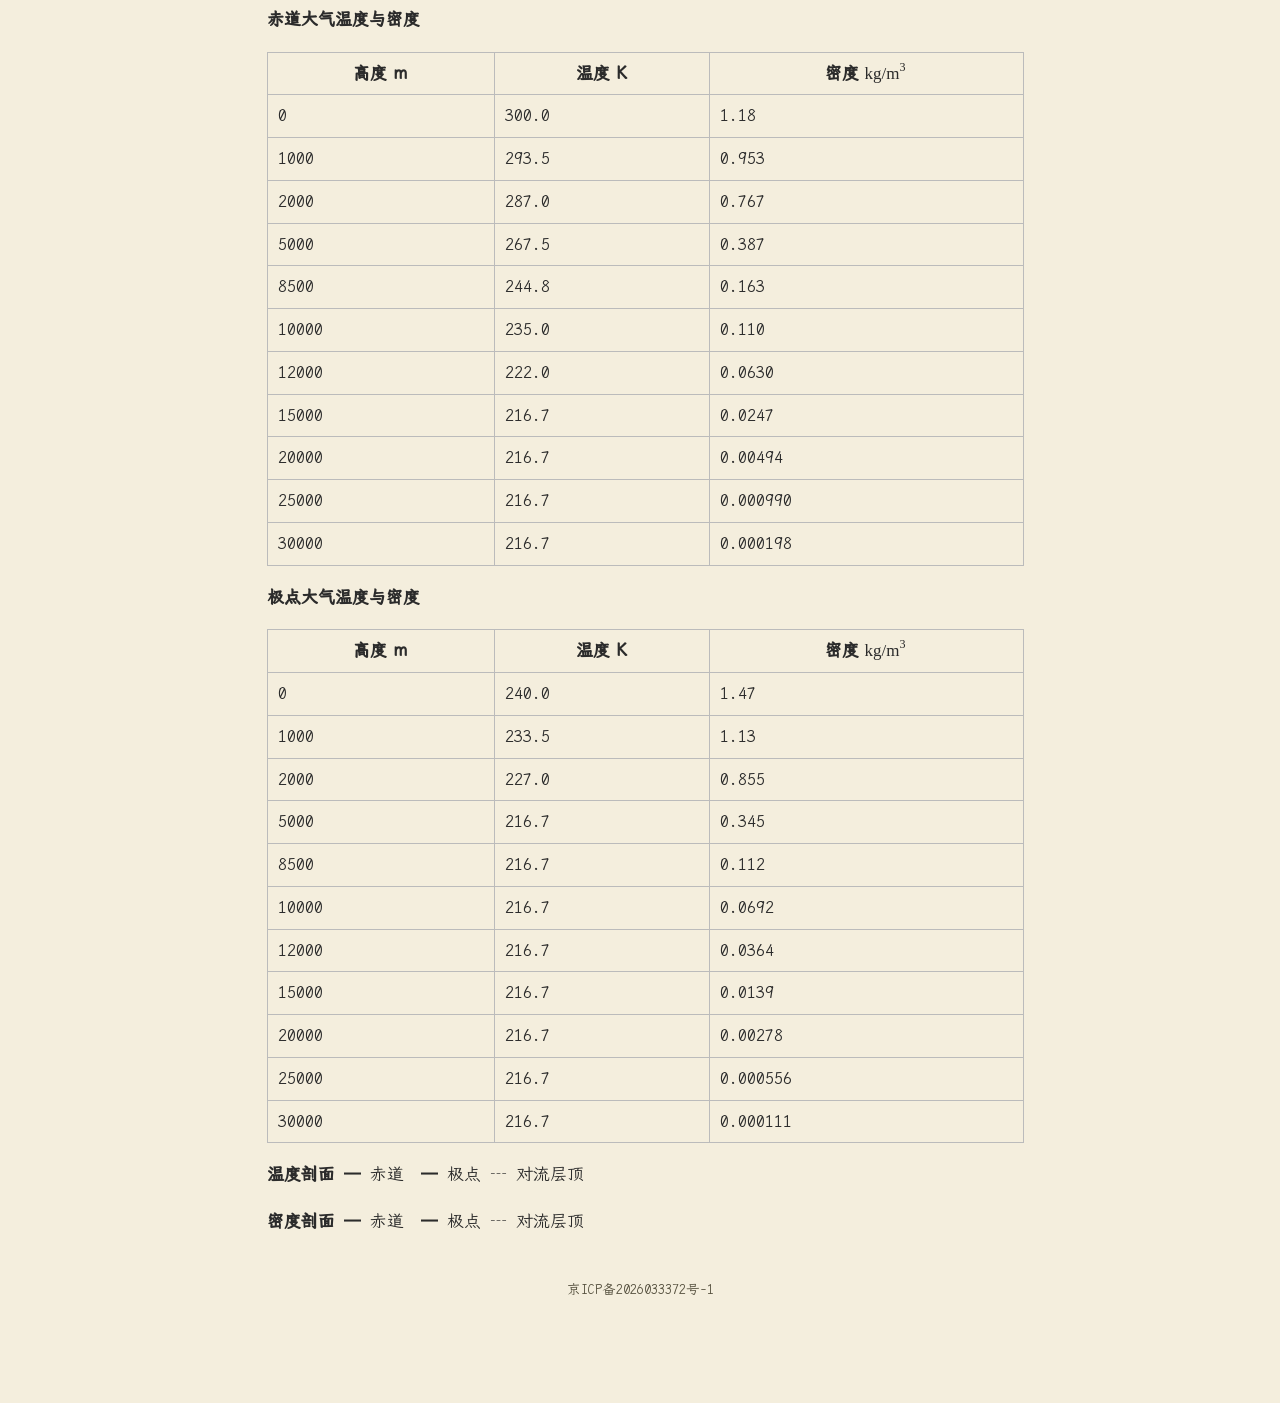
<file: 地理/主行星/index.html>
<!DOCTYPE html><html lang="zh"><head><meta charset="utf-8"><meta name="viewport" content="width=device-width, initial-scale=1"><title>主行星</title><meta name="authors" content="跨越晨昏"><style>/* Alignment */
mtable.right-align mtd,
mtable mtd.right-align,
mtable.left-align mtd.right-align,
mtable.aligned mtd:nth-child(odd) {
  justify-items: end;
  text-align: right;
}
mtable.cases mtd,
mtable.left-align mtd,
mtable mtd.left-align,
mtable.aligned mtd:nth-child(even),
math:is(:not([display])) > mtable.multiline-equation mtd {
  justify-items: start;
  text-align: left;
}
mtable.cases mtd,
mtable.aligned mtd,
mtable mtd.flushed,
mtable mtd.left-flush {
  padding-left: 0;
}
mtable.cases mtd,
mtable.aligned mtd,
mtable mtd.flushed,
mtable mtd.right-flush {
  padding-right: 0;
}

/* Tables */
mtable {
  math-style: inherit;
}
mtd {
  math-depth: auto-add;
  math-style: compact;
  math-shift: compact;
}

/* Equations */
mtable.multiline-equation mtd {
  math-depth: inherit;
  math-style: inherit;
  math-shift: inherit;
  padding: 0;
}
math > mtable.multiline-equation mtr:not(:last-child) mtd {
  padding-bottom: 0.5em;
}

/* Fractions */
mfrac {
  padding-inline: 0;
  margin-inline: 0.1em;
}

/* Accents */
mover[accent="true" i] > :first-child {
  font-feature-settings: "dtls";
}
mover.dotted[accent="true" i] > :first-child {
  font-feature-settings: "dtls" 0;
}

/* Other rules for scriptlevel, displaystyle and math-shift */
munder > :nth-child(2),
munderover > :nth-child(2) {
  math-shift: compact
}
munder[accentunder="true" i] > :not(:first-child),
mover[accent="true" i] > :not(:first-child) {
  math-depth: inherit;
  math-style: inherit;
  math-shift: inherit;
}</style></head><body><header class="uh-cover"><nav class="uh-site"><a class="uh-site-link" href="/" title="主文档">首页</a> <a class="uh-site-link" href="https://gitcode.com/CrossDark/UnderHell/releases/latest" title="下载 PDF(GitCode 最新发行版)" target="_blank">PDF</a> <a class="uh-site-link" href="https://github.com/kych-net/UnderHell" title="GitHub 仓库" target="_blank">GitHub</a> <a class="uh-site-link" href="https://gitcode.com/CrossDark/UnderHell" title="GitCode 仓库" target="_blank">GitCode</a> <a class="uh-site-link uh-reader-toggle" href="#uh-reader" title="阅读器:调整字号与字体">阅读器</a></nav><h1 class="uh-title">主行星</h1><p class="uh-subtitle">不对称的调教,侍寝与奴役<br><span style="white-space: pre-wrap">&#x20;</span>by 跨越晨昏</p></header><link rel="stylesheet" href="/assets/underhell.css">
<p><a href="/#主行星"><span class="uh-element">主行星</span></a>的半径约 <math><mn>1.5</mn><mo lspace="0.2222222222222222em" rspace="0.2222222222222222em">×</mo><msup><mn>10</mn><mn>4</mn></msup><mspace width="0.2222em"/><mtext>km</mtext></math>,重力加速度约为 <math><mn>20</mn><msup><mtext>m/s</mtext><mn>2</mn></msup></math>.<span class="uh-comment"><span class="uh-comment-trigger" tabindex="0">💬</span> <span class="uh-comment-panel">增加逃离地狱的难度</span></span></p><div style="margin-left: 0pt"><span style="display: block; font-variant-caps: small-caps"><h2>主火山</h2></span></div><div style="margin-left: 0pt"><span style="display: block; font-variant-caps: small-caps"><h2>大气</h2></span></div><div style="margin-left: 4pt"><span style="display: block; font-variant-caps: small-caps"><h3>成分</h3></span></div><div style="margin-left: 8pt"><p><math><msub><mtext>N</mtext><mn>2</mn></msub></math> 约 78.1%,<math><msub><mtext>O</mtext><mn>2</mn></msub></math> 约 20.95%,其余为氩、二氧化碳等,摩尔质量约 <math><mn>0.029</mn><mspace width="0.2222em"/><mtext>kg/mol</mtext></math>.</p></div><div></div><div style="margin-left: 4pt"><span style="display: block; font-variant-caps: small-caps"><h3>性质</h3></span></div><div style="margin-left: 8pt"><p>海平面气压约 <math><mn>1.013</mn><mo lspace="0.2222222222222222em" rspace="0.2222222222222222em">×</mo><msup><mn>10</mn><mn>5</mn></msup><mspace width="0.2222em"/><mtext>Pa</mtext></math>.取 <math><mi>𝛾</mi><mo>=</mo><mn>1.4</mn></math>,声速 <math><mi>𝑎</mi><mo>=</mo><msqrt><mi>𝛾</mi><mi>𝑅</mi><mi>𝑇</mi><mi>/</mi><mi>𝑀</mi></msqrt></math>:</p></div><div><div style="margin-left: 8pt"><p><strong><span style="font-variant-caps: small-caps">其它大气参数</span></strong></p></div><div style="margin-left: 8pt"><table><thead><tr><th><strong>参数</strong></th><th><strong>数值</strong></th></tr></thead><tbody><tr><td>海平面声速</td><td>赤道 <math><mn>347</mn><mspace width="0.2222em"/><mtext>m/s</mtext></math>,极点 <math><mn>310</mn><mspace width="0.2222em"/><mtext>m/s</mtext></math></td></tr><tr><td>对流层顶声速</td><td><math><mn>295</mn><mspace width="0.2222em"/><mtext>m/s</mtext></math></td></tr><tr><td>对流层顶气压</td><td>赤道 <math><mn>3.08</mn><mspace width="0.2222em"/><mtext>kPa</mtext></math>,极点 <math><mn>33.8</mn><mspace width="0.2222em"/><mtext>kPa</mtext></math></td></tr><tr><td>气压标高</td><td>海平面 <math><mn>4.30</mn><mspace width="0.2222em"/><mtext>km</mtext></math>,对流层顶 <math><mn>3.11</mn><mspace width="0.2222em"/><mtext>km</mtext></math></td></tr><tr><td>大气总质量</td><td><math><mn>1.43</mn><mo lspace="0.2222222222222222em" rspace="0.2222222222222222em">×</mo><msup><mn>10</mn><mn>19</mn></msup><mspace width="0.2222em"/><mtext>kg</mtext></math></td></tr></tbody></table></div></div><div style="margin-left: 8pt"><p>对流层递减率约 <math><mn>6.5</mn><mspace width="0.2222em"/><mtext>K/km</mtext></math>,低于干绝热递减率 <math><mn>19.9</mn><mspace width="0.2222em"/><mtext>K/km</mtext></math>,大气层结稳定;对流层顶温度约 <math><mn>216.65</mn><mspace width="0.2222em"/><mtext>K</mtext></math>,赤道海平面约 <math><mn>300</mn><mspace width="0.2222em"/><mtext>K</mtext></math>,极点海平面约 <math><mn>240</mn><mspace width="0.2222em"/><mtext>K</mtext></math>,故赤道对流层顶高约 <math><mn>12.8</mn><mspace width="0.2222em"/><mtext>km</mtext></math>,极点约 <math><mn>3.6</mn><mspace width="0.2222em"/><mtext>km</mtext></math>.</p></div><div style="margin-left: 8pt"><p>温度与密度随高度分层,<math><mi>ℎ</mi></math> 以米计:</p></div><div style="margin-left: 8pt"><p><strong>赤道</strong></p></div><math display="block"><mi>𝑇</mi><mrow><mo>(</mo><mi>ℎ</mi><mo>)</mo></mrow><mo>=</mo><mrow><mo>{</mo><mtable class="cases"><mtr><mtd><mn>300</mn><mo>−</mo><mn>6.5</mn><mo lspace="0.2222222222222222em" rspace="0.2222222222222222em">×</mo><msup><mn>10</mn><mrow><mo>−</mo><mn>3</mn></mrow></msup><mi>ℎ</mi></mtd><mtd><mspace width="1em"/><mspace width="1em"/><mi>ℎ</mi><mo>≤</mo><mn>1.282</mn><mo lspace="0.2222222222222222em" rspace="0.2222222222222222em">×</mo><msup><mn>10</mn><mn>4</mn></msup></mtd></mtr><mtr><mtd><mn>216.65</mn></mtd><mtd><mspace width="1em"/><mspace width="1em"/><mi>ℎ</mi><mo>></mo><mn>1.282</mn><mo lspace="0.2222222222222222em" rspace="0.2222222222222222em">×</mo><msup><mn>10</mn><mn>4</mn></msup></mtd></mtr></mtable></mrow></math><math display="block"><mi>𝜌</mi><mrow><mo>(</mo><mi>ℎ</mi><mo>)</mo></mrow><mo>=</mo><mrow><mo>{</mo><mtable class="cases"><mtr><mtd><mn>1.18</mn><msup><mrow><mo>(</mo><mrow><mi>𝑇</mi><mrow><mo>(</mo><mi>ℎ</mi><mo>)</mo></mrow><mi>/</mi><mn>300</mn></mrow><mo>)</mo></mrow><mn>9.733</mn></msup></mtd><mtd><mspace width="1em"/><mspace width="1em"/><mi>ℎ</mi><mo>≤</mo><mn>1.282</mn><mo lspace="0.2222222222222222em" rspace="0.2222222222222222em">×</mo><msup><mn>10</mn><mn>4</mn></msup></mtd></mtr><mtr><mtd><mn>0.0497</mn><mo form="prefix" lspace="0.16666666666666666em" rspace="0em">exp</mo><mrow><mo>(</mo><mrow><mo>−</mo><mrow><mo>(</mo><mrow><mi>ℎ</mi><mo>−</mo><mn>1.282</mn><mo lspace="0.2222222222222222em" rspace="0.2222222222222222em">×</mo><msup><mn>10</mn><mn>4</mn></msup></mrow><mo>)</mo></mrow><mi>/</mi><mn>3.11</mn><mo lspace="0.2222222222222222em" rspace="0.2222222222222222em">×</mo><msup><mn>10</mn><mn>3</mn></msup></mrow><mo>)</mo></mrow></mtd><mtd><mspace width="1em"/><mspace width="1em"/><mi>ℎ</mi><mo>></mo><mn>1.282</mn><mo lspace="0.2222222222222222em" rspace="0.2222222222222222em">×</mo><msup><mn>10</mn><mn>4</mn></msup></mtd></mtr></mtable></mrow></math><div style="margin-left: 8pt"><p><strong>极点</strong></p></div><math display="block"><mi>𝑇</mi><mrow><mo>(</mo><mi>ℎ</mi><mo>)</mo></mrow><mo>=</mo><mrow><mo>{</mo><mtable class="cases"><mtr><mtd><mn>240</mn><mo>−</mo><mn>6.5</mn><mo lspace="0.2222222222222222em" rspace="0.2222222222222222em">×</mo><msup><mn>10</mn><mrow><mo>−</mo><mn>3</mn></mrow></msup><mi>ℎ</mi></mtd><mtd><mspace width="1em"/><mspace width="1em"/><mi>ℎ</mi><mo>≤</mo><mn>3.592</mn><mo lspace="0.2222222222222222em" rspace="0.2222222222222222em">×</mo><msup><mn>10</mn><mn>3</mn></msup></mtd></mtr><mtr><mtd><mn>216.65</mn></mtd><mtd><mspace width="1em"/><mspace width="1em"/><mi>ℎ</mi><mo>></mo><mn>3.592</mn><mo lspace="0.2222222222222222em" rspace="0.2222222222222222em">×</mo><msup><mn>10</mn><mn>3</mn></msup></mtd></mtr></mtable></mrow></math><math display="block"><mi>𝜌</mi><mrow><mo>(</mo><mi>ℎ</mi><mo>)</mo></mrow><mo>=</mo><mrow><mo>{</mo><mtable class="cases"><mtr><mtd><mn>1.47</mn><msup><mrow><mo>(</mo><mrow><mi>𝑇</mi><mrow><mo>(</mo><mi>ℎ</mi><mo>)</mo></mrow><mi>/</mi><mn>240</mn></mrow><mo>)</mo></mrow><mn>9.733</mn></msup></mtd><mtd><mspace width="1em"/><mspace width="1em"/><mi>ℎ</mi><mo>≤</mo><mn>3.592</mn><mo lspace="0.2222222222222222em" rspace="0.2222222222222222em">×</mo><msup><mn>10</mn><mn>3</mn></msup></mtd></mtr><mtr><mtd><mn>0.543</mn><mo form="prefix" lspace="0.16666666666666666em" rspace="0em">exp</mo><mrow><mo>(</mo><mrow><mo>−</mo><mrow><mo>(</mo><mrow><mi>ℎ</mi><mo>−</mo><mn>3.592</mn><mo lspace="0.2222222222222222em" rspace="0.2222222222222222em">×</mo><msup><mn>10</mn><mn>3</mn></msup></mrow><mo>)</mo></mrow><mi>/</mi><mn>3.11</mn><mo lspace="0.2222222222222222em" rspace="0.2222222222222222em">×</mo><msup><mn>10</mn><mn>3</mn></msup></mrow><mo>)</mo></mrow></mtd><mtd><mspace width="1em"/><mspace width="1em"/><mi>ℎ</mi><mo>></mo><mn>3.592</mn><mo lspace="0.2222222222222222em" rspace="0.2222222222222222em">×</mo><msup><mn>10</mn><mn>3</mn></msup></mtd></mtr></mtable></mrow></math><div style="margin-left: 8pt"><p>其中对流层递减率 <math><mn>6.5</mn><mo lspace="0.2222222222222222em" rspace="0.2222222222222222em">×</mo><msup><mn>10</mn><mrow><mo>−</mo><mn>3</mn></mrow></msup><mspace width="0.2222em"/><mtext>K/m</mtext></math>,密度指数 <math><mn>9.733</mn><mo>=</mo><mi>𝑔</mi><mi>𝑀</mi><mi>/</mi><mrow><mo>(</mo><mrow><mi>𝑅</mi><mi>𝐿</mi></mrow><mo>)</mo></mrow><mo>−</mo><mn>1</mn></math>,平流层标高 <math><mn>3.11</mn><mo lspace="0.2222222222222222em" rspace="0.2222222222222222em">×</mo><msup><mn>10</mn><mn>3</mn></msup><mspace width="0.2222em"/><mtext>m</mtext><mo>=</mo><mi>𝑅</mi><msub><mi>𝑇</mi><mi>𝑡</mi></msub><mi>/</mi><mrow><mo>(</mo><mrow><mi>𝑔</mi><mi>𝑀</mi></mrow><mo>)</mo></mrow></math>,<math><mi>𝑔</mi><mo>=</mo><mn>20</mn><msup><mtext>m/s</mtext><mn>2</mn></msup></math>,<math><mi>𝑀</mi><mo>=</mo><mn>0.029</mn><mspace width="0.2222em"/><mtext>kg/mol</mtext></math>,<math><mi>𝑅</mi><mo>=</mo><mn>8.314</mn><mspace width="0.2222em"/><mtext>J/(mol K)</mtext></math>,<math><msub><mi>𝑇</mi><mi>𝑡</mi></msub><mo>=</mo><mn>216.65</mn><mspace width="0.2222em"/><mtext>K</mtext></math>.</p></div><div><div style="margin-left: 8pt"><p><strong><span style="font-variant-caps: small-caps">赤道大气温度与密度</span></strong></p></div><div style="margin-left: 8pt"><table><thead><tr><th><strong>高度 m</strong></th><th><strong>温度 K</strong></th><th><strong>密度 <math><msup><mtext>kg/m</mtext><mn>3</mn></msup></math></strong></th></tr></thead><tbody><tr><td>0</td><td>300.0</td><td>1.18</td></tr><tr><td>1000</td><td>293.5</td><td>0.953</td></tr><tr><td>2000</td><td>287.0</td><td>0.767</td></tr><tr><td>5000</td><td>267.5</td><td>0.387</td></tr><tr><td>8500</td><td>244.8</td><td>0.163</td></tr><tr><td>10000</td><td>235.0</td><td>0.110</td></tr><tr><td>12000</td><td>222.0</td><td>0.0630</td></tr><tr><td>15000</td><td>216.7</td><td>0.0247</td></tr><tr><td>20000</td><td>216.7</td><td>0.00494</td></tr><tr><td>25000</td><td>216.7</td><td>0.000990</td></tr><tr><td>30000</td><td>216.7</td><td>0.000198</td></tr></tbody></table></div></div><div><div style="margin-left: 8pt"><p><strong><span style="font-variant-caps: small-caps">极点大气温度与密度</span></strong></p></div><div style="margin-left: 8pt"><table><thead><tr><th><strong>高度 m</strong></th><th><strong>温度 K</strong></th><th><strong>密度 <math><msup><mtext>kg/m</mtext><mn>3</mn></msup></math></strong></th></tr></thead><tbody><tr><td>0</td><td>240.0</td><td>1.47</td></tr><tr><td>1000</td><td>233.5</td><td>1.13</td></tr><tr><td>2000</td><td>227.0</td><td>0.855</td></tr><tr><td>5000</td><td>216.7</td><td>0.345</td></tr><tr><td>8500</td><td>216.7</td><td>0.112</td></tr><tr><td>10000</td><td>216.7</td><td>0.0692</td></tr><tr><td>12000</td><td>216.7</td><td>0.0364</td></tr><tr><td>15000</td><td>216.7</td><td>0.0139</td></tr><tr><td>20000</td><td>216.7</td><td>0.00278</td></tr><tr><td>25000</td><td>216.7</td><td>0.000556</td></tr><tr><td>30000</td><td>216.7</td><td>0.000111</td></tr></tbody></table></div></div><div style="margin-left: 8pt"><p><strong>温度剖面</strong> ━ 赤道　━ 极点 ┄ 对流层顶</p></div><div style="margin-left: 8pt"><p><strong>密度剖面</strong> ━ 赤道　━ 极点 ┄ 对流层顶</p></div><footer class="uh-icp"><a href="https://beian.miit.gov.cn/" target="_blank">京ICP备2026033372号-1</a></footer><div class="uh-reader" id="uh-reader"><a class="uh-reader-backdrop" href="#uh-reader-off" title="关闭"></a><div class="uh-reader-panel"><div class="uh-reader-head">阅读设置 <a class="uh-reader-close" href="#uh-reader-off" title="关闭">✕</a></div><div class="uh-reader-row"><span class="uh-reader-label">字号</span> <label class="uh-reader-opt"><input type="radio" name="uh-fs" id="uh-fs-0"> 小</label> <label class="uh-reader-opt"><input type="radio" name="uh-fs" id="uh-fs-1" checked="checked"> 中</label> <label class="uh-reader-opt"><input type="radio" name="uh-fs" id="uh-fs-2"> 大</label> <label class="uh-reader-opt"><input type="radio" name="uh-fs" id="uh-fs-3"> 特大</label></div><div class="uh-reader-row"><span class="uh-reader-label">字体</span> <label class="uh-reader-opt"><input type="radio" name="uh-ft" id="uh-ft-0" checked="checked"> 楷体</label> <label class="uh-reader-opt"><input type="radio" name="uh-ft" id="uh-ft-1"> 宋体</label> <label class="uh-reader-opt"><input type="radio" name="uh-ft" id="uh-ft-2"> 黑体</label></div></div></div></body></html>
<script>(function(){var uhTocToggle=1;document.addEventListener('click', function(e){var head = e.target.closest('.uh-toc-head');if (head) {var toc = head.closest('.uh-toc');toc.classList.toggle('uh-open');head.setAttribute('aria-expanded', toc.classList.contains('uh-open'));return;}var tr = e.target.closest('.uh-comment-trigger');if (tr) {var panel = tr.nextElementSibling;if (panel) panel.classList.toggle('uh-open');}});})();</script>
</file>
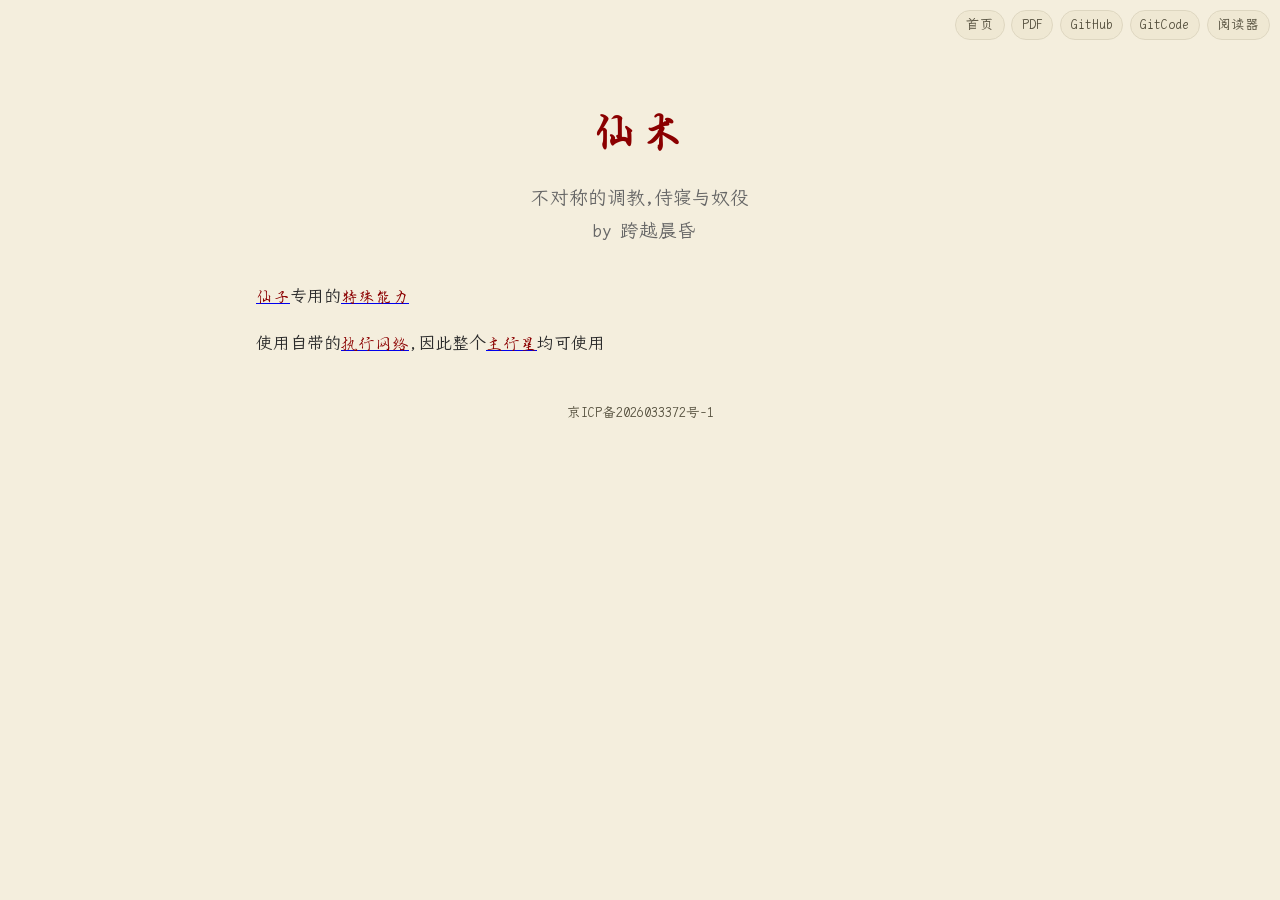
<file: 特殊能力/仙术/index.html>
<!DOCTYPE html><html lang="zh"><head><meta charset="utf-8"><meta name="viewport" content="width=device-width, initial-scale=1"><title>仙术</title><meta name="authors" content="跨越晨昏"></head><body><header class="uh-cover"><nav class="uh-site"><a class="uh-site-link" href="/" title="主文档">首页</a> <a class="uh-site-link" href="https://gitcode.com/CrossDark/UnderHell/releases/latest" title="下载 PDF(GitCode 最新发行版)" target="_blank">PDF</a> <a class="uh-site-link" href="https://github.com/kych-net/UnderHell" title="GitHub 仓库" target="_blank">GitHub</a> <a class="uh-site-link" href="https://gitcode.com/CrossDark/UnderHell" title="GitCode 仓库" target="_blank">GitCode</a> <a class="uh-site-link uh-reader-toggle" href="#uh-reader" title="阅读器:调整字号与字体">阅读器</a></nav><h1 class="uh-title">仙术</h1><p class="uh-subtitle">不对称的调教,侍寝与奴役<br><span style="white-space: pre-wrap">&#x20;</span>by 跨越晨昏</p></header><link rel="stylesheet" href="/assets/underhell.css">
<p><a href="/生物/仙子/#仙子"><span class="uh-element">仙子</span></a>专用的<a href="/#特殊能力"><span class="uh-element">特殊能力</span></a></p><p>使用自带的<a href="/#执行网络"><span class="uh-element">执行网络</span></a>,因此整个<a href="/#主行星"><span class="uh-element">主行星</span></a>均可使用</p><footer class="uh-icp"><a href="https://beian.miit.gov.cn/" target="_blank">京ICP备2026033372号-1</a></footer><div class="uh-reader" id="uh-reader"><a class="uh-reader-backdrop" href="#uh-reader-off" title="关闭"></a><div class="uh-reader-panel"><div class="uh-reader-head">阅读设置 <a class="uh-reader-close" href="#uh-reader-off" title="关闭">✕</a></div><div class="uh-reader-row"><span class="uh-reader-label">字号</span> <label class="uh-reader-opt"><input type="radio" name="uh-fs" id="uh-fs-0"> 小</label> <label class="uh-reader-opt"><input type="radio" name="uh-fs" id="uh-fs-1" checked="checked"> 中</label> <label class="uh-reader-opt"><input type="radio" name="uh-fs" id="uh-fs-2"> 大</label> <label class="uh-reader-opt"><input type="radio" name="uh-fs" id="uh-fs-3"> 特大</label></div><div class="uh-reader-row"><span class="uh-reader-label">字体</span> <label class="uh-reader-opt"><input type="radio" name="uh-ft" id="uh-ft-0" checked="checked"> 楷体</label> <label class="uh-reader-opt"><input type="radio" name="uh-ft" id="uh-ft-1"> 宋体</label> <label class="uh-reader-opt"><input type="radio" name="uh-ft" id="uh-ft-2"> 黑体</label></div></div></div></body></html>
<script>(function(){var uhTocToggle=1;document.addEventListener('click', function(e){var head = e.target.closest('.uh-toc-head');if (head) {var toc = head.closest('.uh-toc');toc.classList.toggle('uh-open');head.setAttribute('aria-expanded', toc.classList.contains('uh-open'));return;}var tr = e.target.closest('.uh-comment-trigger');if (tr) {var panel = tr.nextElementSibling;if (panel) panel.classList.toggle('uh-open');}});})();</script>
</file>
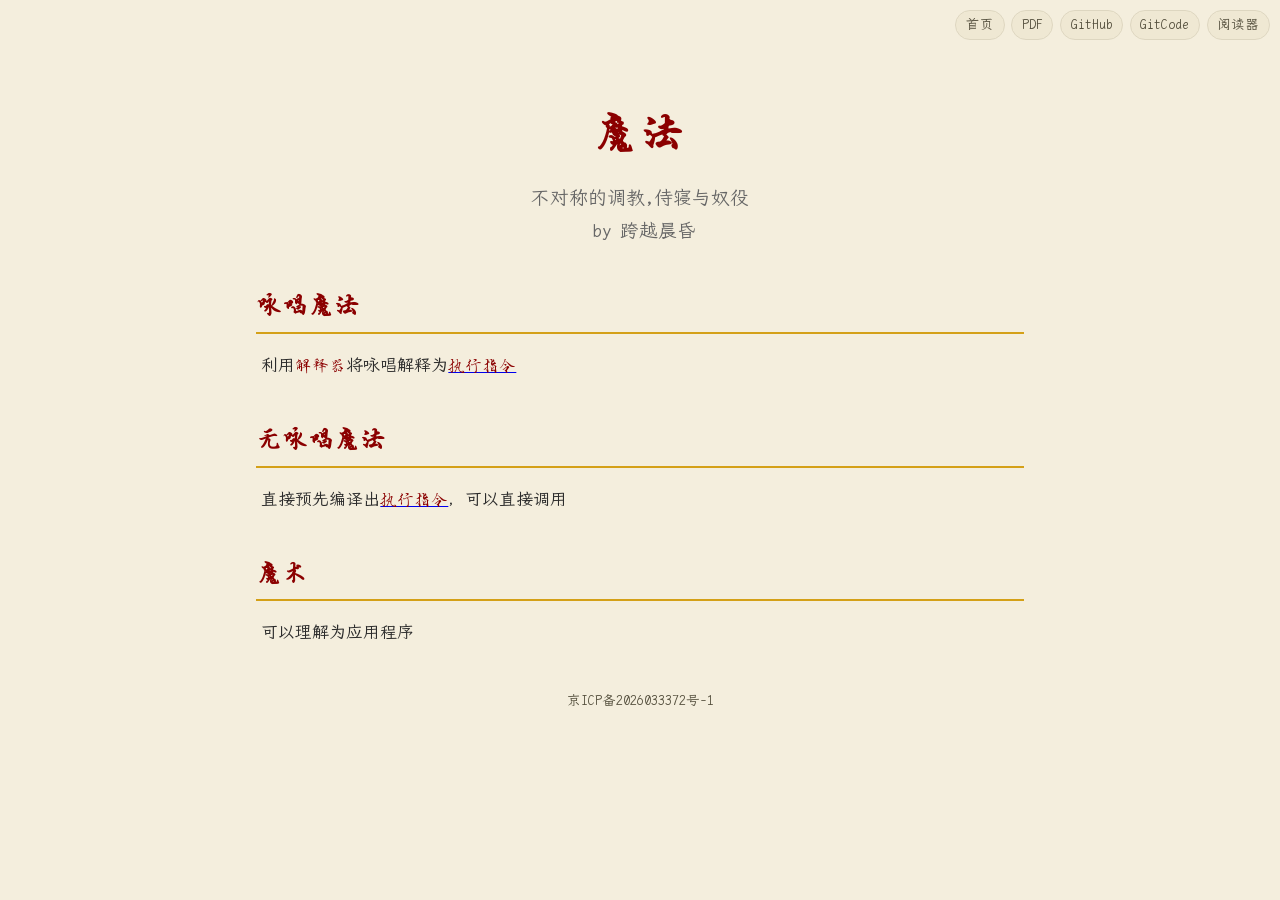
<file: 特殊能力/魔法/index.html>
<!DOCTYPE html><html lang="zh"><head><meta charset="utf-8"><meta name="viewport" content="width=device-width, initial-scale=1"><title>魔法</title><meta name="authors" content="跨越晨昏"></head><body><header class="uh-cover"><nav class="uh-site"><a class="uh-site-link" href="/" title="主文档">首页</a> <a class="uh-site-link" href="https://gitcode.com/CrossDark/UnderHell/releases/latest" title="下载 PDF(GitCode 最新发行版)" target="_blank">PDF</a> <a class="uh-site-link" href="https://github.com/kych-net/UnderHell" title="GitHub 仓库" target="_blank">GitHub</a> <a class="uh-site-link" href="https://gitcode.com/CrossDark/UnderHell" title="GitCode 仓库" target="_blank">GitCode</a> <a class="uh-site-link uh-reader-toggle" href="#uh-reader" title="阅读器:调整字号与字体">阅读器</a></nav><h1 class="uh-title">魔法</h1><p class="uh-subtitle">不对称的调教,侍寝与奴役<br><span style="white-space: pre-wrap">&#x20;</span>by 跨越晨昏</p></header><link rel="stylesheet" href="/assets/underhell.css">
<div style="margin-left: 0pt"><span style="display: block; font-variant-caps: small-caps"><h2>咏唱魔法</h2></span></div><div style="margin-left: 4pt"><p>利用<span class="uh-element" title="未定义">解释器</span>将咏唱解释为<a href="/#执行指令"><span class="uh-element">执行指令</span></a></p></div><div style="margin-left: 0pt"><span style="display: block; font-variant-caps: small-caps"><h2>无咏唱魔法</h2></span></div><div style="margin-left: 4pt"><p>直接预先编译出<a href="/#执行指令"><span class="uh-element">执行指令</span></a>，可以直接调用</p></div><div style="margin-left: 0pt"><span style="display: block; font-variant-caps: small-caps"><h2>魔术</h2></span></div><div style="margin-left: 4pt"><p>可以理解为应用程序</p></div><footer class="uh-icp"><a href="https://beian.miit.gov.cn/" target="_blank">京ICP备2026033372号-1</a></footer><div class="uh-reader" id="uh-reader"><a class="uh-reader-backdrop" href="#uh-reader-off" title="关闭"></a><div class="uh-reader-panel"><div class="uh-reader-head">阅读设置 <a class="uh-reader-close" href="#uh-reader-off" title="关闭">✕</a></div><div class="uh-reader-row"><span class="uh-reader-label">字号</span> <label class="uh-reader-opt"><input type="radio" name="uh-fs" id="uh-fs-0"> 小</label> <label class="uh-reader-opt"><input type="radio" name="uh-fs" id="uh-fs-1" checked="checked"> 中</label> <label class="uh-reader-opt"><input type="radio" name="uh-fs" id="uh-fs-2"> 大</label> <label class="uh-reader-opt"><input type="radio" name="uh-fs" id="uh-fs-3"> 特大</label></div><div class="uh-reader-row"><span class="uh-reader-label">字体</span> <label class="uh-reader-opt"><input type="radio" name="uh-ft" id="uh-ft-0" checked="checked"> 楷体</label> <label class="uh-reader-opt"><input type="radio" name="uh-ft" id="uh-ft-1"> 宋体</label> <label class="uh-reader-opt"><input type="radio" name="uh-ft" id="uh-ft-2"> 黑体</label></div></div></div></body></html>
<script>(function(){var uhTocToggle=1;document.addEventListener('click', function(e){var head = e.target.closest('.uh-toc-head');if (head) {var toc = head.closest('.uh-toc');toc.classList.toggle('uh-open');head.setAttribute('aria-expanded', toc.classList.contains('uh-open'));return;}var tr = e.target.closest('.uh-comment-trigger');if (tr) {var panel = tr.nextElementSibling;if (panel) panel.classList.toggle('uh-open');}});})();</script>
</file>
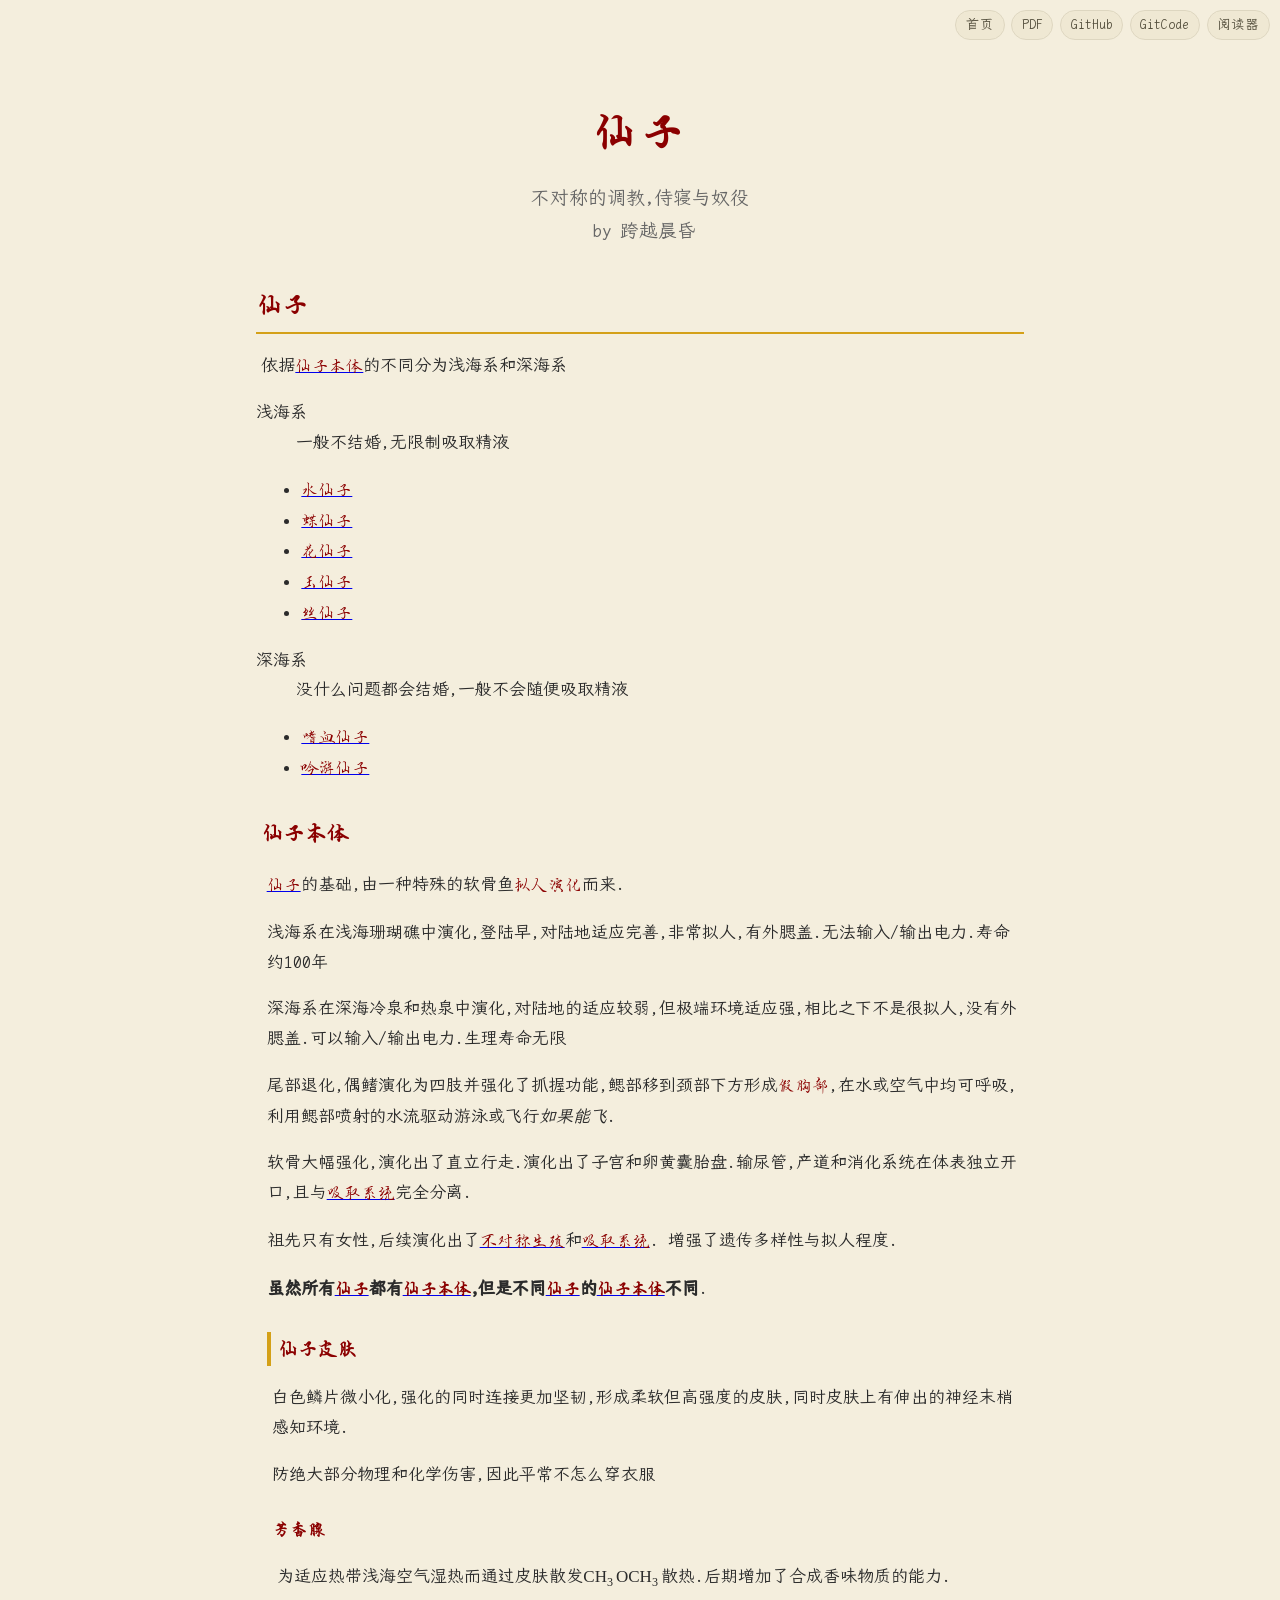
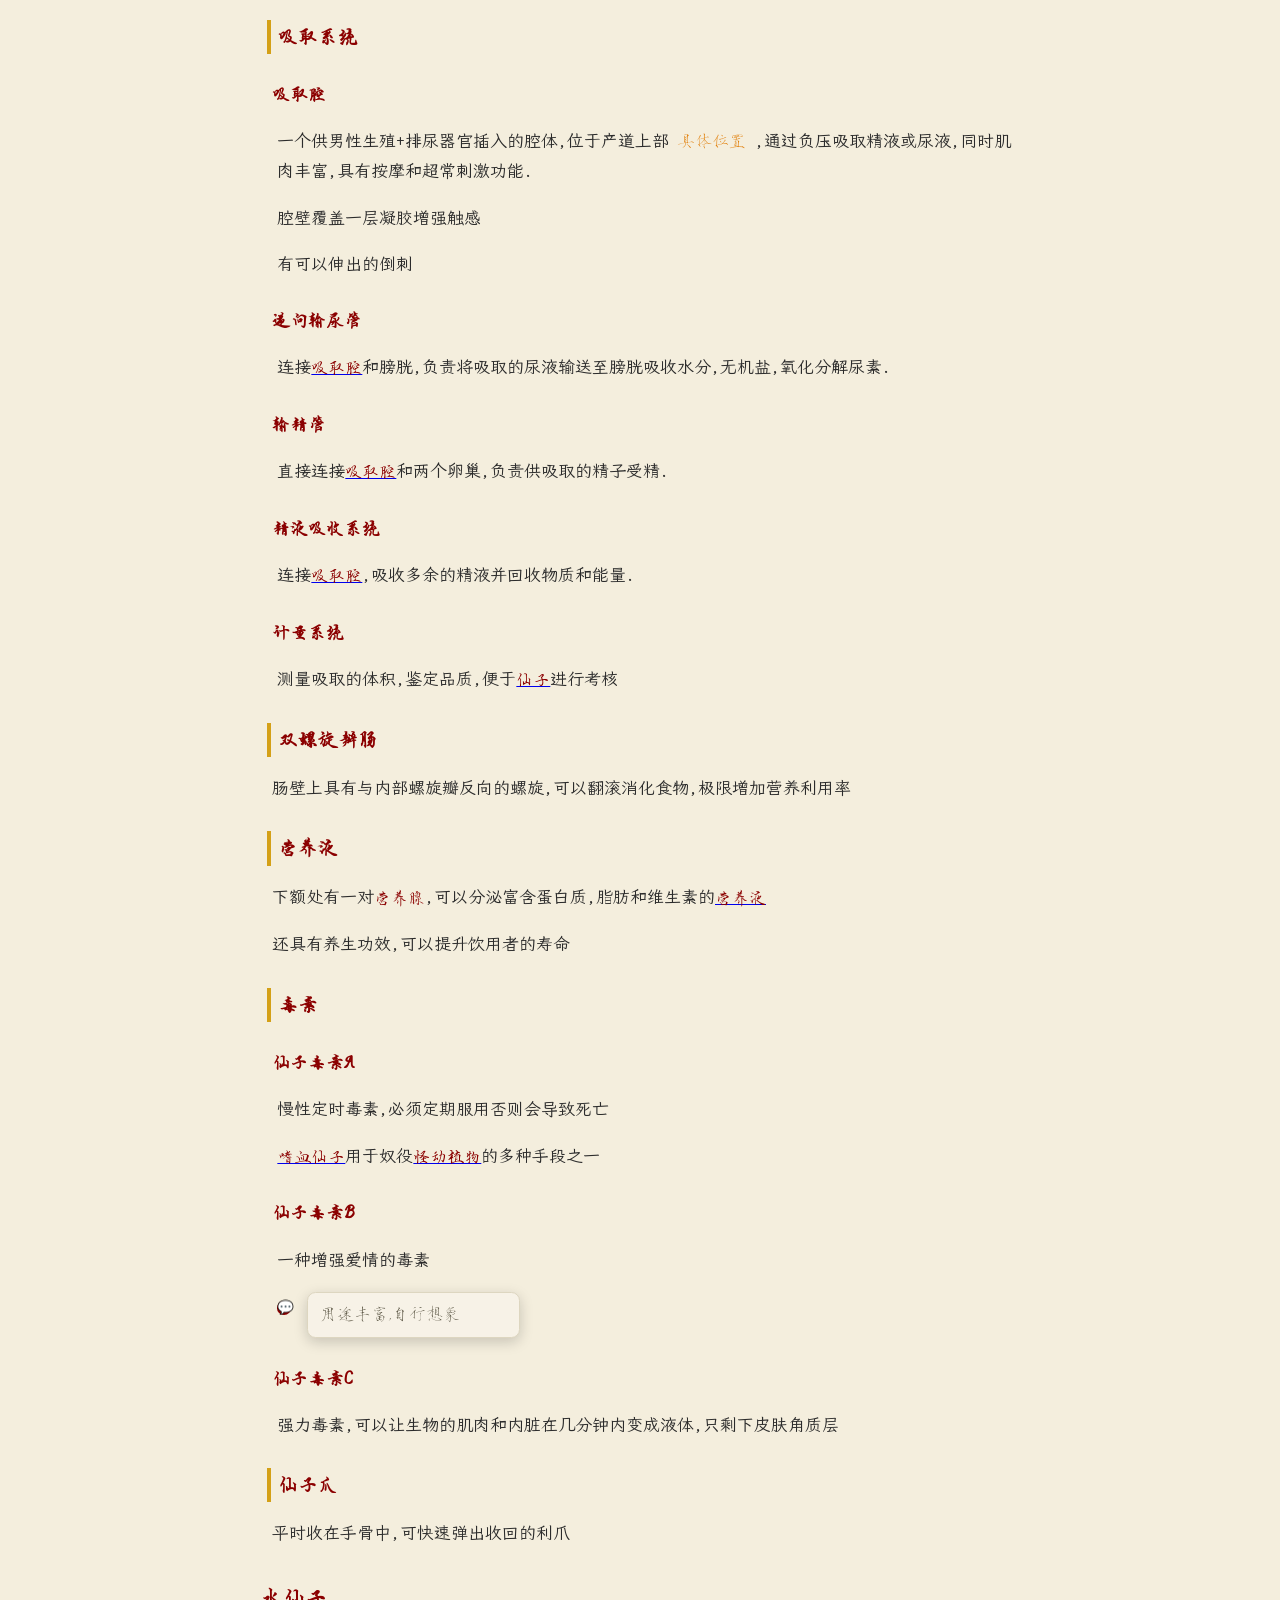
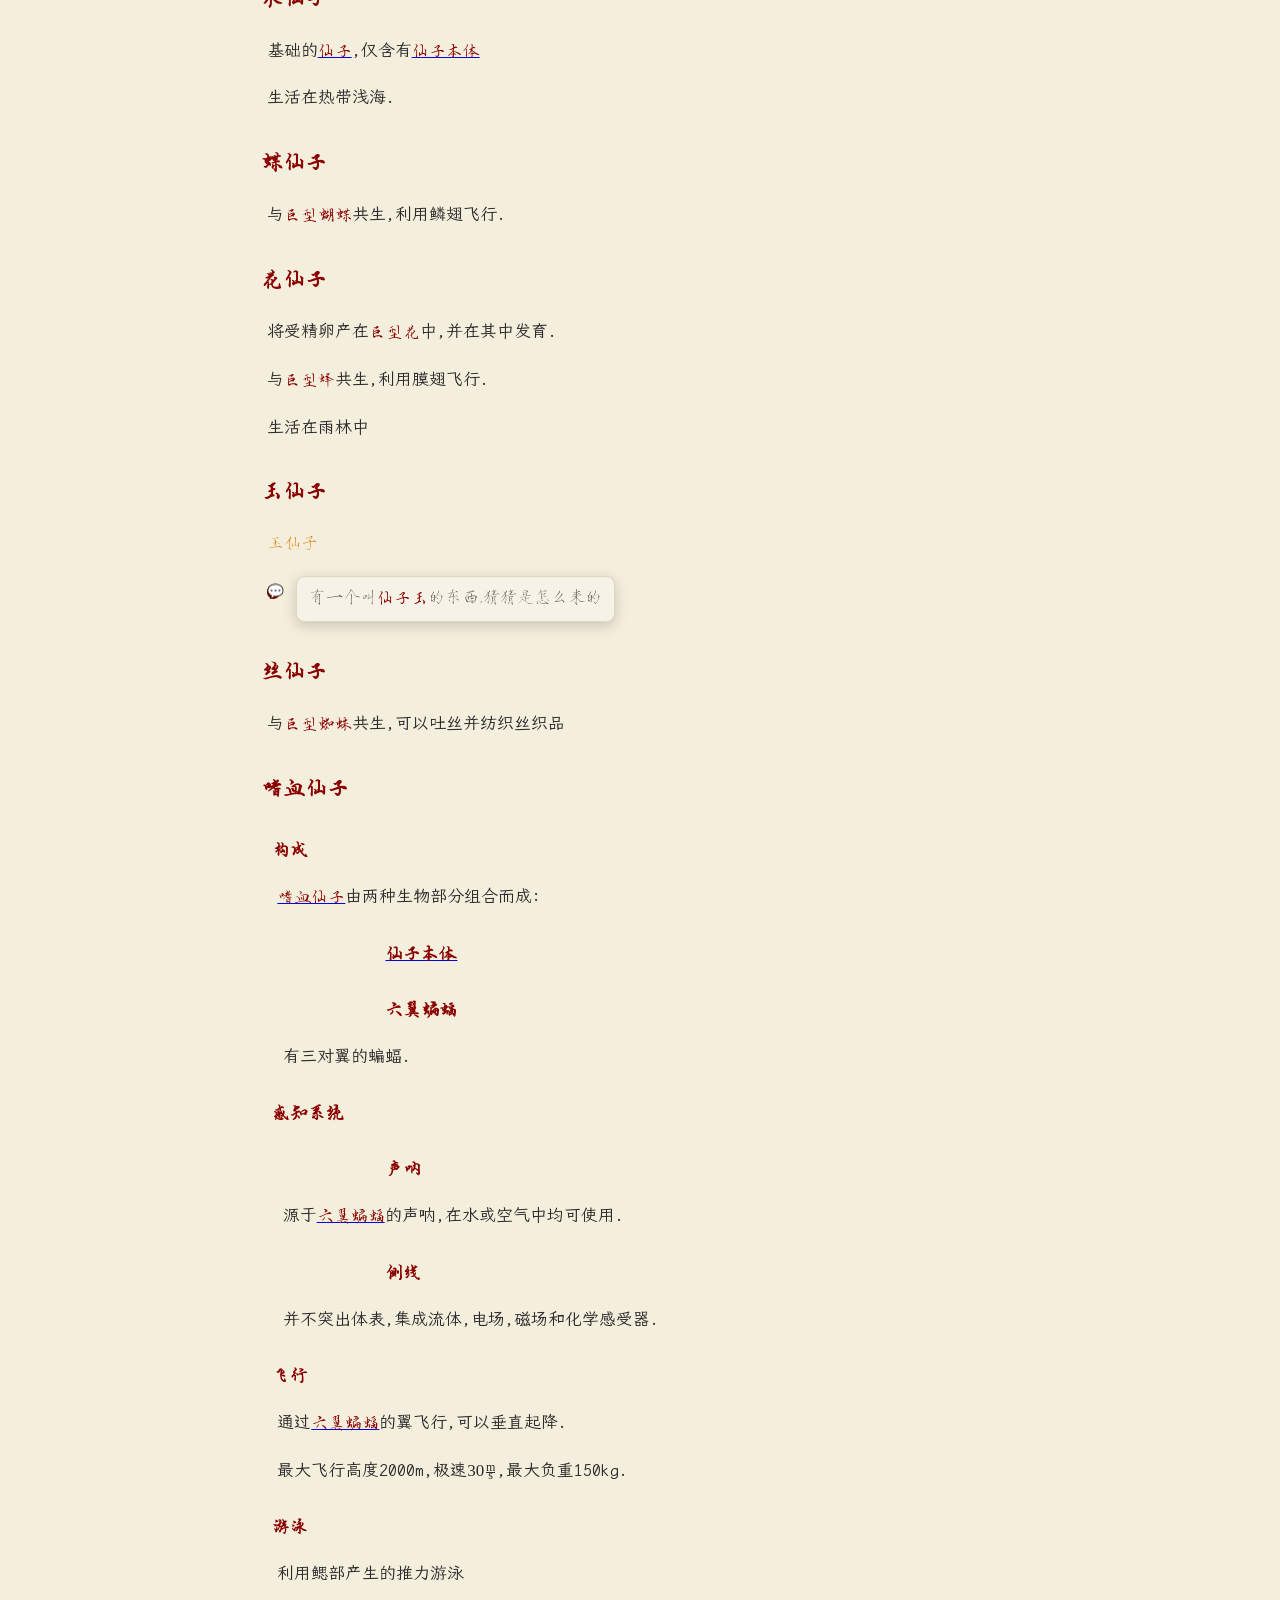
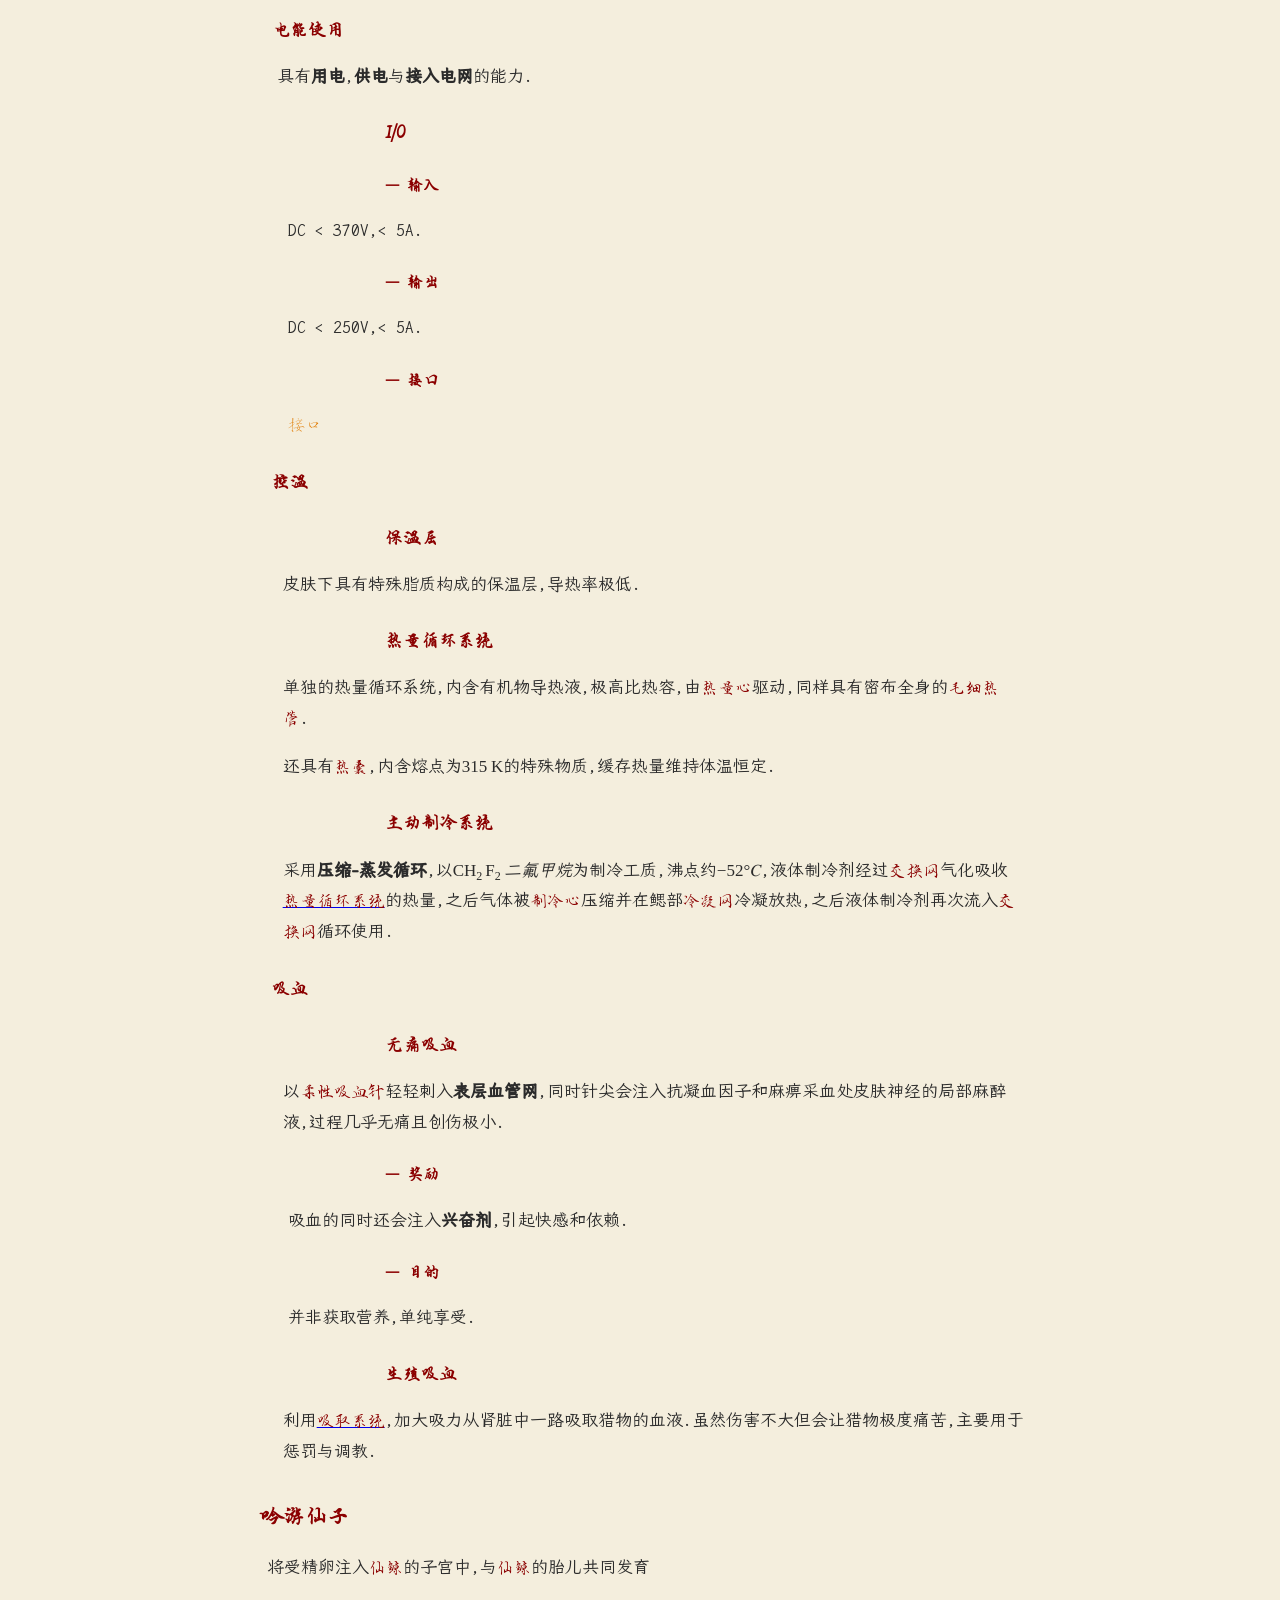
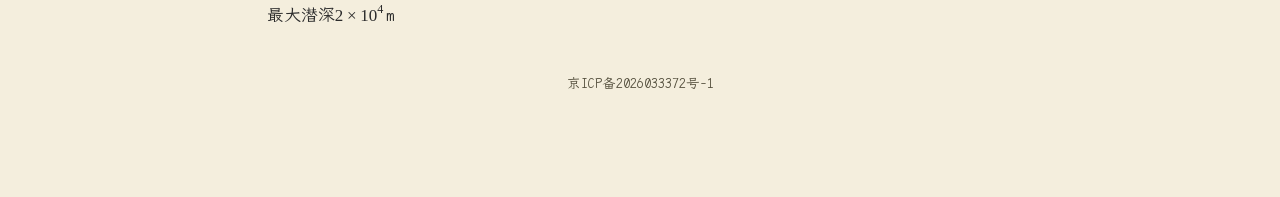
<file: 生物/仙子/index.html>
<!DOCTYPE html><html lang="zh"><head><meta charset="utf-8"><meta name="viewport" content="width=device-width, initial-scale=1"><title>仙子</title><meta name="authors" content="跨越晨昏"><style>/* Alignment */
mtable.right-align mtd,
mtable mtd.right-align,
mtable.left-align mtd.right-align,
mtable.aligned mtd:nth-child(odd) {
  justify-items: end;
  text-align: right;
}
mtable.cases mtd,
mtable.left-align mtd,
mtable mtd.left-align,
mtable.aligned mtd:nth-child(even),
math:is(:not([display])) > mtable.multiline-equation mtd {
  justify-items: start;
  text-align: left;
}
mtable.cases mtd,
mtable.aligned mtd,
mtable mtd.flushed,
mtable mtd.left-flush {
  padding-left: 0;
}
mtable.cases mtd,
mtable.aligned mtd,
mtable mtd.flushed,
mtable mtd.right-flush {
  padding-right: 0;
}

/* Tables */
mtable {
  math-style: inherit;
}
mtd {
  math-depth: auto-add;
  math-style: compact;
  math-shift: compact;
}

/* Equations */
mtable.multiline-equation mtd {
  math-depth: inherit;
  math-style: inherit;
  math-shift: inherit;
  padding: 0;
}
math > mtable.multiline-equation mtr:not(:last-child) mtd {
  padding-bottom: 0.5em;
}

/* Fractions */
mfrac {
  padding-inline: 0;
  margin-inline: 0.1em;
}

/* Accents */
mover[accent="true" i] > :first-child {
  font-feature-settings: "dtls";
}
mover.dotted[accent="true" i] > :first-child {
  font-feature-settings: "dtls" 0;
}

/* Other rules for scriptlevel, displaystyle and math-shift */
munder > :nth-child(2),
munderover > :nth-child(2) {
  math-shift: compact
}
munder[accentunder="true" i] > :not(:first-child),
mover[accent="true" i] > :not(:first-child) {
  math-depth: inherit;
  math-style: inherit;
  math-shift: inherit;
}</style></head><body><header class="uh-cover"><nav class="uh-site"><a class="uh-site-link" href="/" title="主文档">首页</a> <a class="uh-site-link" href="https://gitcode.com/CrossDark/UnderHell/releases/latest" title="下载 PDF(GitCode 最新发行版)" target="_blank">PDF</a> <a class="uh-site-link" href="https://github.com/kych-net/UnderHell" title="GitHub 仓库" target="_blank">GitHub</a> <a class="uh-site-link" href="https://gitcode.com/CrossDark/UnderHell" title="GitCode 仓库" target="_blank">GitCode</a> <a class="uh-site-link uh-reader-toggle" href="#uh-reader" title="阅读器:调整字号与字体">阅读器</a></nav><h1 class="uh-title">仙子</h1><p class="uh-subtitle">不对称的调教,侍寝与奴役<br><span style="white-space: pre-wrap">&#x20;</span>by 跨越晨昏</p></header><link rel="stylesheet" href="/assets/underhell.css">
<div id="仙子" style="margin-left: 0pt"><span style="display: block; font-variant-caps: small-caps"><h2>仙子</h2></span></div><div style="margin-left: 4pt"><p>依据<a href="#仙子本体"><span class="uh-element">仙子本体</span></a>的不同分为浅海系和深海系</p></div><dl><dt>浅海系</dt><dd>一般不结婚,无限制吸取精液</dd></dl><div style="margin-left: 4pt"><ul><li><a href="#水仙子"><span class="uh-element">水仙子</span></a></li><li><a href="#蝶仙子"><span class="uh-element">蝶仙子</span></a></li><li><a href="#花仙子"><span class="uh-element">花仙子</span></a></li><li><a href="#玉仙子"><span class="uh-element">玉仙子</span></a></li><li><a href="#丝仙子"><span class="uh-element">丝仙子</span></a></li></ul></div><dl><dt>深海系</dt><dd>没什么问题都会结婚,一般不会随便吸取精液</dd></dl><div style="margin-left: 4pt"><ul><li><a href="#嗜血仙子"><span class="uh-element">嗜血仙子</span></a></li><li><a href="#吟游仙子"><span class="uh-element">吟游仙子</span></a></li></ul></div><div id="仙子本体" style="margin-left: 4pt"><span style="display: block; font-variant-caps: small-caps"><h3>仙子本体</h3></span></div><div style="margin-left: 8pt"><p><a href="#仙子"><span class="uh-element">仙子</span></a>的基础,由一种特殊的软骨鱼<span class="uh-element" title="未定义">拟人演化</span>而来.</p></div><div style="margin-left: 8pt"><p>浅海系在浅海珊瑚礁中演化,登陆早,对陆地适应完善,非常拟人,有外腮盖.无法输入/输出电力.寿命约100年</p></div><div style="margin-left: 8pt"><p>深海系在深海冷泉和热泉中演化,对陆地的适应较弱,但极端环境适应强,相比之下不是很拟人,没有外腮盖.可以输入/输出电力.生理寿命无限</p></div><div style="margin-left: 8pt"><p>尾部退化,偶鳍演化为四肢并强化了抓握功能,鳃部移到颈部下方形成<span class="uh-element" title="未定义">假胸部</span>,在水或空气中均可呼吸,利用鳃部喷射的水流驱动游泳或飞行<em>如果能飞</em>.</p></div><div style="margin-left: 8pt"><p>软骨大幅强化,演化出了直立行走.演化出了子宫和卵黄囊胎盘.输尿管,产道和消化系统在体表独立开口,且与<a href="#吸取系统"><span class="uh-element">吸取系统</span></a>完全分离.</p></div><div style="margin-left: 8pt"><p>祖先只有女性,后续演化出了<a href="/附录/#不对称生殖"><span class="uh-element">不对称生殖</span></a>和<a href="#吸取系统"><span class="uh-element">吸取系统</span></a>. 增强了遗传多样性与拟人程度.</p></div><div style="margin-left: 8pt"><p><strong>虽然所有<a href="#仙子"><span class="uh-element">仙子</span></a>都有<a href="#仙子本体"><span class="uh-element">仙子本体</span></a>,但是不同<a href="#仙子"><span class="uh-element">仙子</span></a>的<a href="#仙子本体"><span class="uh-element">仙子本体</span></a>不同</strong>.</p></div><div style="margin-left: 8pt"><span style="display: block; font-variant-caps: small-caps"><h4>仙子皮肤</h4></span></div><div style="margin-left: 12pt"><p>白色鳞片微小化,强化的同时连接更加坚韧,形成柔软但高强度的皮肤,同时皮肤上有伸出的神经末梢感知环境.</p></div><div style="margin-left: 12pt"><p>防绝大部分物理和化学伤害,因此平常不怎么穿衣服</p></div><div style="margin-left: 12pt"><h5>芳香腺</h5></div><div style="margin-left: 16pt"><p>为适应热带浅海空气湿热而通过皮肤散发<math><msub><mtext>CH</mtext><mn>3</mn></msub><msub><mtext>OCH</mtext><mn>3</mn></msub></math>散热.后期增加了合成香味物质的能力.</p></div><div id="吸取系统" style="margin-left: 8pt"><span style="display: block; font-variant-caps: small-caps"><h4>吸取系统</h4></span></div><div id="吸取腔" style="margin-left: 12pt"><h5>吸取腔</h5></div><div style="margin-left: 16pt"><p>一个供男性生殖+排尿器官插入的腔体,位于产道上部 <span class="uh-todo" id="todo-1">具体位置</span> ,通过负压吸取精液或尿液,同时肌肉丰富,具有按摩和超常刺激功能.</p></div><div style="margin-left: 16pt"><p>腔壁覆盖一层凝胶增强触感</p></div><div style="margin-left: 16pt"><p>有可以伸出的倒刺</p></div><div style="margin-left: 12pt"><h5>逆向输尿管</h5></div><div style="margin-left: 16pt"><p>连接<a href="#吸取腔"><span class="uh-element">吸取腔</span></a>和膀胱,负责将吸取的尿液输送至膀胱吸收水分,无机盐,氧化分解尿素.</p></div><div style="margin-left: 12pt"><h5>输精管</h5></div><div style="margin-left: 16pt"><p>直接连接<a href="#吸取腔"><span class="uh-element">吸取腔</span></a>和两个卵巢,负责供吸取的精子受精.</p></div><div style="margin-left: 12pt"><h5>精液吸收系统</h5></div><div style="margin-left: 16pt"><p>连接<a href="#吸取腔"><span class="uh-element">吸取腔</span></a>,吸收多余的精液并回收物质和能量.</p></div><div style="margin-left: 12pt"><h5>计量系统</h5></div><div style="margin-left: 16pt"><p>测量吸取的体积,鉴定品质,便于<a href="#仙子"><span class="uh-element">仙子</span></a>进行考核</p></div><div style="margin-left: 8pt"><span style="display: block; font-variant-caps: small-caps"><h4>双螺旋瓣肠</h4></span></div><div style="margin-left: 12pt"><p>肠壁上具有与内部螺旋瓣反向的螺旋,可以翻滚消化食物,极限增加营养利用率</p></div><div id="营养液" style="margin-left: 8pt"><span style="display: block; font-variant-caps: small-caps"><h4>营养液</h4></span></div><div style="margin-left: 12pt"><p>下额处有一对<span class="uh-element" title="未定义">营养腺</span>,可以分泌富含蛋白质,脂肪和维生素的<a href="#营养液"><span class="uh-element">营养液</span></a></p></div><div style="margin-left: 12pt"><p>还具有养生功效,可以提升饮用者的寿命</p></div><div style="margin-left: 8pt"><span style="display: block; font-variant-caps: small-caps"><h4>毒素</h4></span></div><div style="margin-left: 12pt"><h5>仙子毒素A</h5></div><div style="margin-left: 16pt"><p>慢性定时毒素,必须定期服用否则会导致死亡</p></div><div style="margin-left: 16pt"><p><a href="#嗜血仙子"><span class="uh-element">嗜血仙子</span></a>用于奴役<a href="/#怪动植物"><span class="uh-element">怪动植物</span></a>的多种手段之一</p></div><div style="margin-left: 12pt"><h5>仙子毒素B</h5></div><div style="margin-left: 16pt"><p>一种增强爱情的毒素</p></div><div style="margin-left: 16pt"><p><span class="uh-comment"><span class="uh-comment-trigger" tabindex="0">💬</span> <span class="uh-comment-panel">用途丰富,自行想象</span></span></p></div><div style="margin-left: 12pt"><h5>仙子毒素C</h5></div><div style="margin-left: 16pt"><p>强力毒素,可以让生物的肌肉和内脏在几分钟内变成液体,只剩下皮肤角质层</p></div><div style="margin-left: 8pt"><span style="display: block; font-variant-caps: small-caps"><h4>仙子爪</h4></span></div><div style="margin-left: 12pt"><p>平时收在手骨中,可快速弹出收回的利爪</p></div><div id="水仙子" style="margin-left: 4pt"><span style="display: block; font-variant-caps: small-caps"><h3>水仙子</h3></span></div><div style="margin-left: 8pt"><p>基础的<a href="#仙子"><span class="uh-element">仙子</span></a>,仅含有<a href="#仙子本体"><span class="uh-element">仙子本体</span></a></p></div><div style="margin-left: 8pt"><p>生活在热带浅海.</p></div><div id="蝶仙子" style="margin-left: 4pt"><span style="display: block; font-variant-caps: small-caps"><h3>蝶仙子</h3></span></div><div style="margin-left: 8pt"><p>与<span class="uh-element" title="未定义">巨型蝴蝶</span>共生,利用鳞翅飞行.</p></div><div id="花仙子" style="margin-left: 4pt"><span style="display: block; font-variant-caps: small-caps"><h3>花仙子</h3></span></div><div style="margin-left: 8pt"><p>将受精卵产在<span class="uh-element" title="未定义">巨型花</span>中,并在其中发育.</p></div><div style="margin-left: 8pt"><p>与<span class="uh-element" title="未定义">巨型蜂</span>共生,利用膜翅飞行.</p></div><div style="margin-left: 8pt"><p>生活在雨林中</p></div><div id="玉仙子" style="margin-left: 4pt"><span style="display: block; font-variant-caps: small-caps"><h3>玉仙子</h3></span></div><div style="margin-left: 8pt"><p><span class="uh-todo" id="todo-2">玉仙子</span></p></div><div style="margin-left: 8pt"><p><span class="uh-comment"><span class="uh-comment-trigger" tabindex="0">💬</span> <span class="uh-comment-panel">有一个叫<span class="uh-element" title="未定义">仙子玉</span>的东西,猜猜是怎么来的</span></span></p></div><div id="丝仙子" style="margin-left: 4pt"><span style="display: block; font-variant-caps: small-caps"><h3>丝仙子</h3></span></div><div style="margin-left: 8pt"><p>与<span class="uh-element" title="未定义">巨型蜘蛛</span>共生,可以吐丝并纺织丝织品</p></div><div id="嗜血仙子" style="margin-left: 4pt"><span style="display: block; font-variant-caps: small-caps"><h3>嗜血仙子</h3></span></div><div style="margin-left: 12pt"><h5>构成</h5></div><div style="margin-left: 16pt"><p><a href="#嗜血仙子"><span class="uh-element">嗜血仙子</span></a>由两种生物部分组合而成:</p></div><h5 class="lv-5"><span style="white-space: pre-wrap">&#x20;</span><a href="#仙子本体"><span class="uh-element">仙子本体</span></a></h5><h5 id="六翼蝙蝠" class="lv-5"><span style="white-space: pre-wrap">&#x20;</span>六翼蝙蝠</h5><div style="margin-left: 20pt"><p>有三对翼的蝙蝠.</p></div><div style="margin-left: 12pt"><h5>感知系统</h5></div><h5 class="lv-5"><span style="white-space: pre-wrap">&#x20;</span>声呐</h5><div style="margin-left: 20pt"><p>源于<a href="#六翼蝙蝠"><span class="uh-element">六翼蝙蝠</span></a>的声呐,在水或空气中均可使用.</p></div><h5 class="lv-5"><span style="white-space: pre-wrap">&#x20;</span>侧线</h5><div style="margin-left: 20pt"><p>并不突出体表,集成流体,电场,磁场和化学感受器.</p></div><div style="margin-left: 12pt"><h5>飞行</h5></div><div style="margin-left: 16pt"><p>通过<a href="#六翼蝙蝠"><span class="uh-element">六翼蝙蝠</span></a>的翼飞行,可以垂直起降.</p></div><div style="margin-left: 16pt"><p>最大飞行高度2000m,极速<math><mn>30</mn><mfrac><mtext>m</mtext><mtext>s</mtext></mfrac></math>,最大负重150kg.</p></div><div style="margin-left: 12pt"><h5>游泳</h5></div><div style="margin-left: 16pt"><p>利用鳃部产生的推力游泳</p></div><div style="margin-left: 12pt"><h5>电能使用</h5></div><div style="margin-left: 16pt"><p>具有<strong>用电</strong>,<strong>供电</strong>与<strong>接入电网</strong>的能力.</p></div><h5 class="lv-5"><span style="white-space: pre-wrap">&#x20;</span>I/O</h5><h6 class="lv-6">—<span style="white-space: pre-wrap">&#x20;&#x20;</span>输入</h6><div style="margin-left: 24pt"><p>DC &lt; 370V,&lt; 5A.</p></div><h6 class="lv-6">—<span style="white-space: pre-wrap">&#x20;&#x20;</span>输出</h6><div style="margin-left: 24pt"><p>DC &lt; 250V,&lt; 5A.</p></div><h6 class="lv-6">—<span style="white-space: pre-wrap">&#x20;&#x20;</span>接口</h6><div style="margin-left: 24pt"><p><span class="uh-todo" id="todo-3">接口</span></p></div><div style="margin-left: 12pt"><h5>控温</h5></div><h5 class="lv-5"><span style="white-space: pre-wrap">&#x20;</span>保温层</h5><div style="margin-left: 20pt"><p>皮肤下具有特殊脂质构成的保温层,导热率极低.</p></div><h5 id="仙子热量循环系统" class="lv-5"><span style="white-space: pre-wrap">&#x20;</span>热量循环系统</h5><div style="margin-left: 20pt"><p>单独的热量循环系统,内含有机物导热液,极高比热容,由<span class="uh-element" title="未定义">热量心</span>驱动,同样具有密布全身的<span class="uh-element" title="未定义">毛细热管</span>.</p></div><div style="margin-left: 20pt"><p>还具有<span class="uh-element" title="未定义">热囊</span>,内含熔点为<math><mn>315</mn><mspace width="0.2222em"/><mtext>K</mtext></math>的特殊物质,缓存热量维持体温恒定.</p></div><h5 class="lv-5"><span style="white-space: pre-wrap">&#x20;</span>主动制冷系统</h5><div style="margin-left: 20pt"><p>采用<strong>压缩-蒸发循环</strong>,以<strong><math><msub><mtext>CH</mtext><mn>2</mn></msub><msub><mtext>F</mtext><mn>2</mn></msub></math></strong><em>二氟甲烷</em>为制冷工质,沸点约<strong><math><mo>−</mo><mn>52</mn><mi>°</mi><mi>𝐶</mi></math></strong>,液体制冷剂经过<span class="uh-element" title="未定义">交换网</span>气化吸收<a href="#仙子热量循环系统"><span class="uh-element">热量循环系统</span></a>的热量,之后气体被<span class="uh-element" title="未定义">制冷心</span>压缩并在鳃部<span class="uh-element" title="未定义">冷凝网</span>冷凝放热,之后液体制冷剂再次流入<span class="uh-element" title="未定义">交换网</span>循环使用.</p></div><div style="margin-left: 12pt"><h5>吸血</h5></div><h5 class="lv-5"><span style="white-space: pre-wrap">&#x20;</span>无痛吸血</h5><div style="margin-left: 20pt"><p>以<span class="uh-element" title="未定义">柔性吸血针</span>轻轻刺入<strong>表层血管网</strong>,同时针尖会注入抗凝血因子和麻痹采血处皮肤神经的局部麻醉液,过程几乎无痛且创伤极小.</p></div><h6 class="lv-6">—<span style="white-space: pre-wrap">&#x20;&#x20;</span>奖励</h6><div style="margin-left: 24pt"><p>吸血的同时还会注入<strong>兴奋剂</strong>,引起快感和依赖.</p></div><h6 class="lv-6">—<span style="white-space: pre-wrap">&#x20;&#x20;</span>目的</h6><div style="margin-left: 24pt"><p>并非获取营养,单纯享受.</p></div><h5 class="lv-5"><span style="white-space: pre-wrap">&#x20;</span>生殖吸血</h5><div style="margin-left: 20pt"><p>利用<a href="#吸取系统"><span class="uh-element">吸取系统</span></a>,加大吸力从肾脏中一路吸取猎物的血液.虽然伤害不大但会让猎物极度痛苦,主要用于惩罚与调教.</p></div><div id="吟游仙子" style="margin-left: 4pt"><span style="display: block; font-variant-caps: small-caps"><h3>吟游仙子</h3></span></div><div style="margin-left: 8pt"><p>将受精卵注入<span class="uh-element" title="未定义">仙鲸</span>的子宫中,与<span class="uh-element" title="未定义">仙鲸</span>的胎儿共同发育</p></div><div style="margin-left: 8pt"><p>最大潜深<math><mn>2</mn><mo lspace="0.2222222222222222em" rspace="0.2222222222222222em">×</mo><mi>1</mi><msup><mn>0</mn><mn>4</mn></msup></math>m</p></div><footer class="uh-icp"><a href="https://beian.miit.gov.cn/" target="_blank">京ICP备2026033372号-1</a></footer><div class="uh-reader" id="uh-reader"><a class="uh-reader-backdrop" href="#uh-reader-off" title="关闭"></a><div class="uh-reader-panel"><div class="uh-reader-head">阅读设置 <a class="uh-reader-close" href="#uh-reader-off" title="关闭">✕</a></div><div class="uh-reader-row"><span class="uh-reader-label">字号</span> <label class="uh-reader-opt"><input type="radio" name="uh-fs" id="uh-fs-0"> 小</label> <label class="uh-reader-opt"><input type="radio" name="uh-fs" id="uh-fs-1" checked="checked"> 中</label> <label class="uh-reader-opt"><input type="radio" name="uh-fs" id="uh-fs-2"> 大</label> <label class="uh-reader-opt"><input type="radio" name="uh-fs" id="uh-fs-3"> 特大</label></div><div class="uh-reader-row"><span class="uh-reader-label">字体</span> <label class="uh-reader-opt"><input type="radio" name="uh-ft" id="uh-ft-0" checked="checked"> 楷体</label> <label class="uh-reader-opt"><input type="radio" name="uh-ft" id="uh-ft-1"> 宋体</label> <label class="uh-reader-opt"><input type="radio" name="uh-ft" id="uh-ft-2"> 黑体</label></div></div></div></body></html>
<script>(function(){var uhTocToggle=1;document.addEventListener('click', function(e){var head = e.target.closest('.uh-toc-head');if (head) {var toc = head.closest('.uh-toc');toc.classList.toggle('uh-open');head.setAttribute('aria-expanded', toc.classList.contains('uh-open'));return;}var tr = e.target.closest('.uh-comment-trigger');if (tr) {var panel = tr.nextElementSibling;if (panel) panel.classList.toggle('uh-open');}});})();</script>
</file>
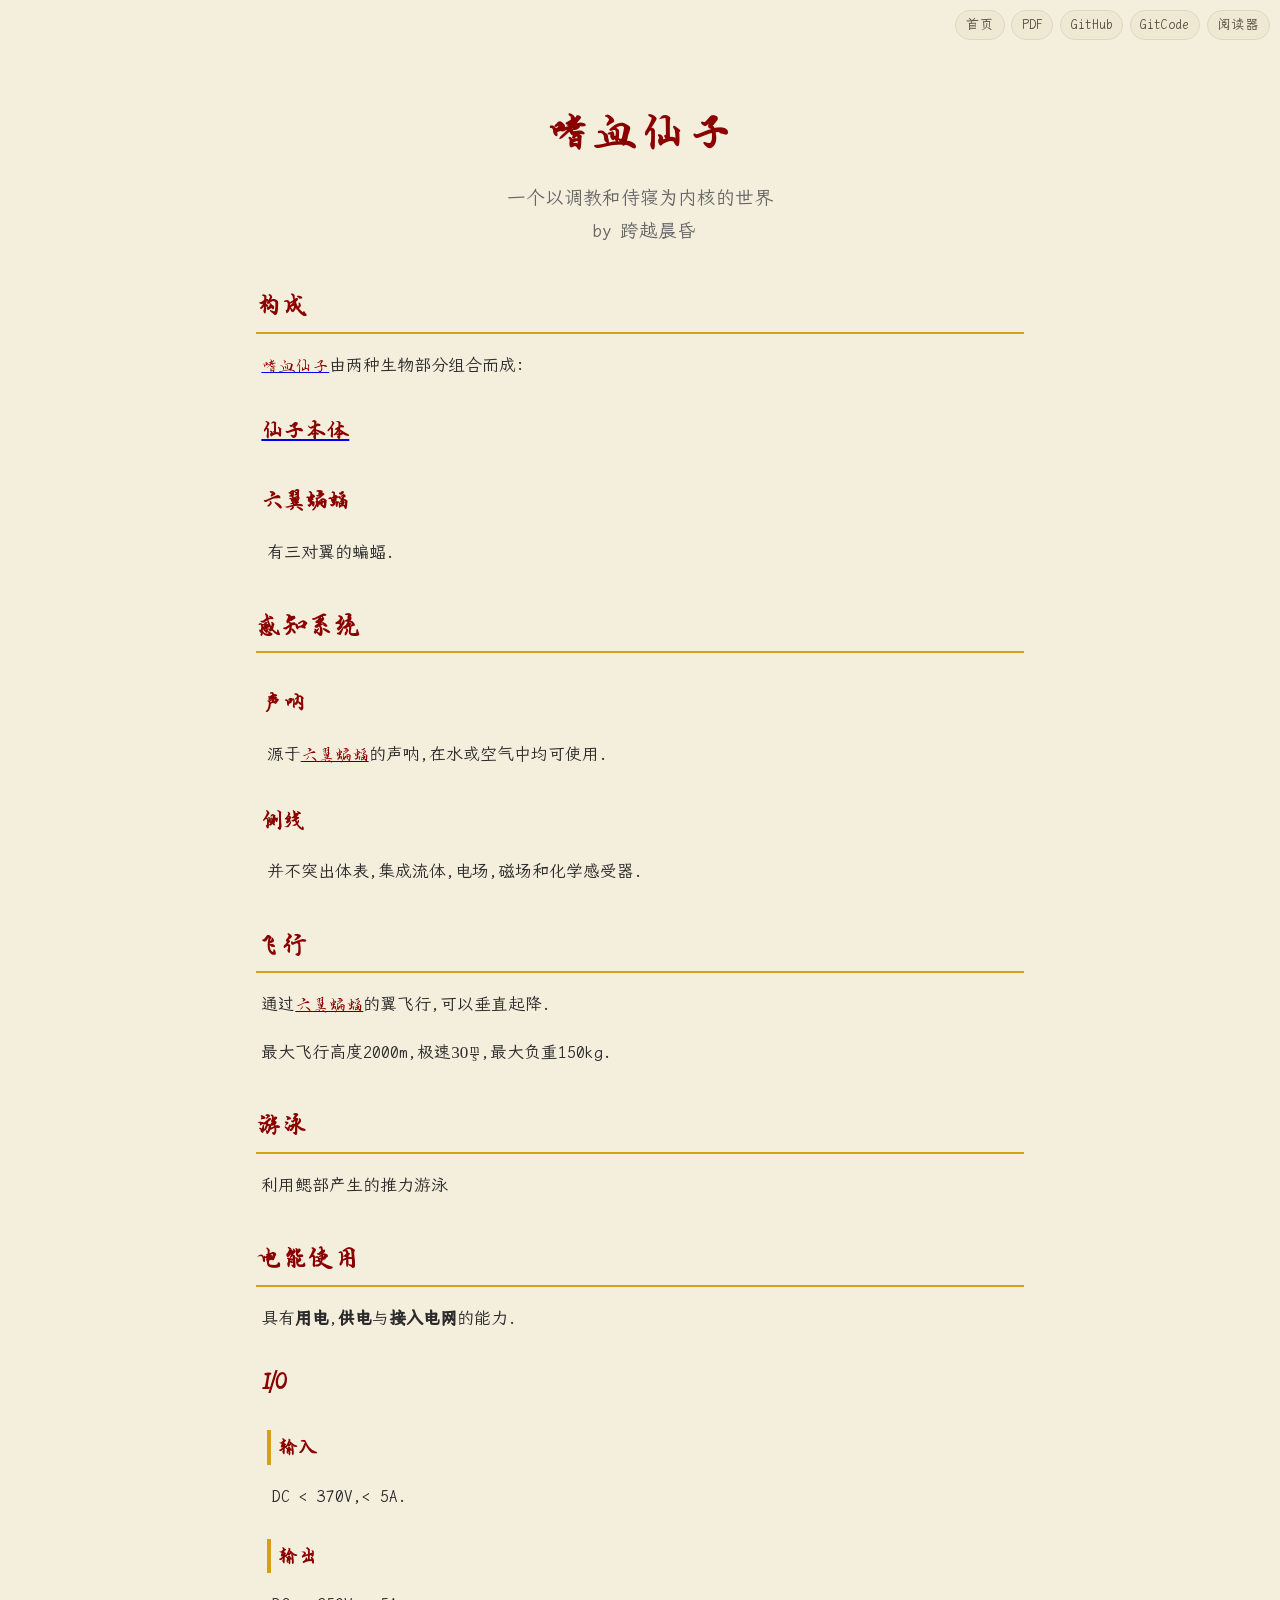
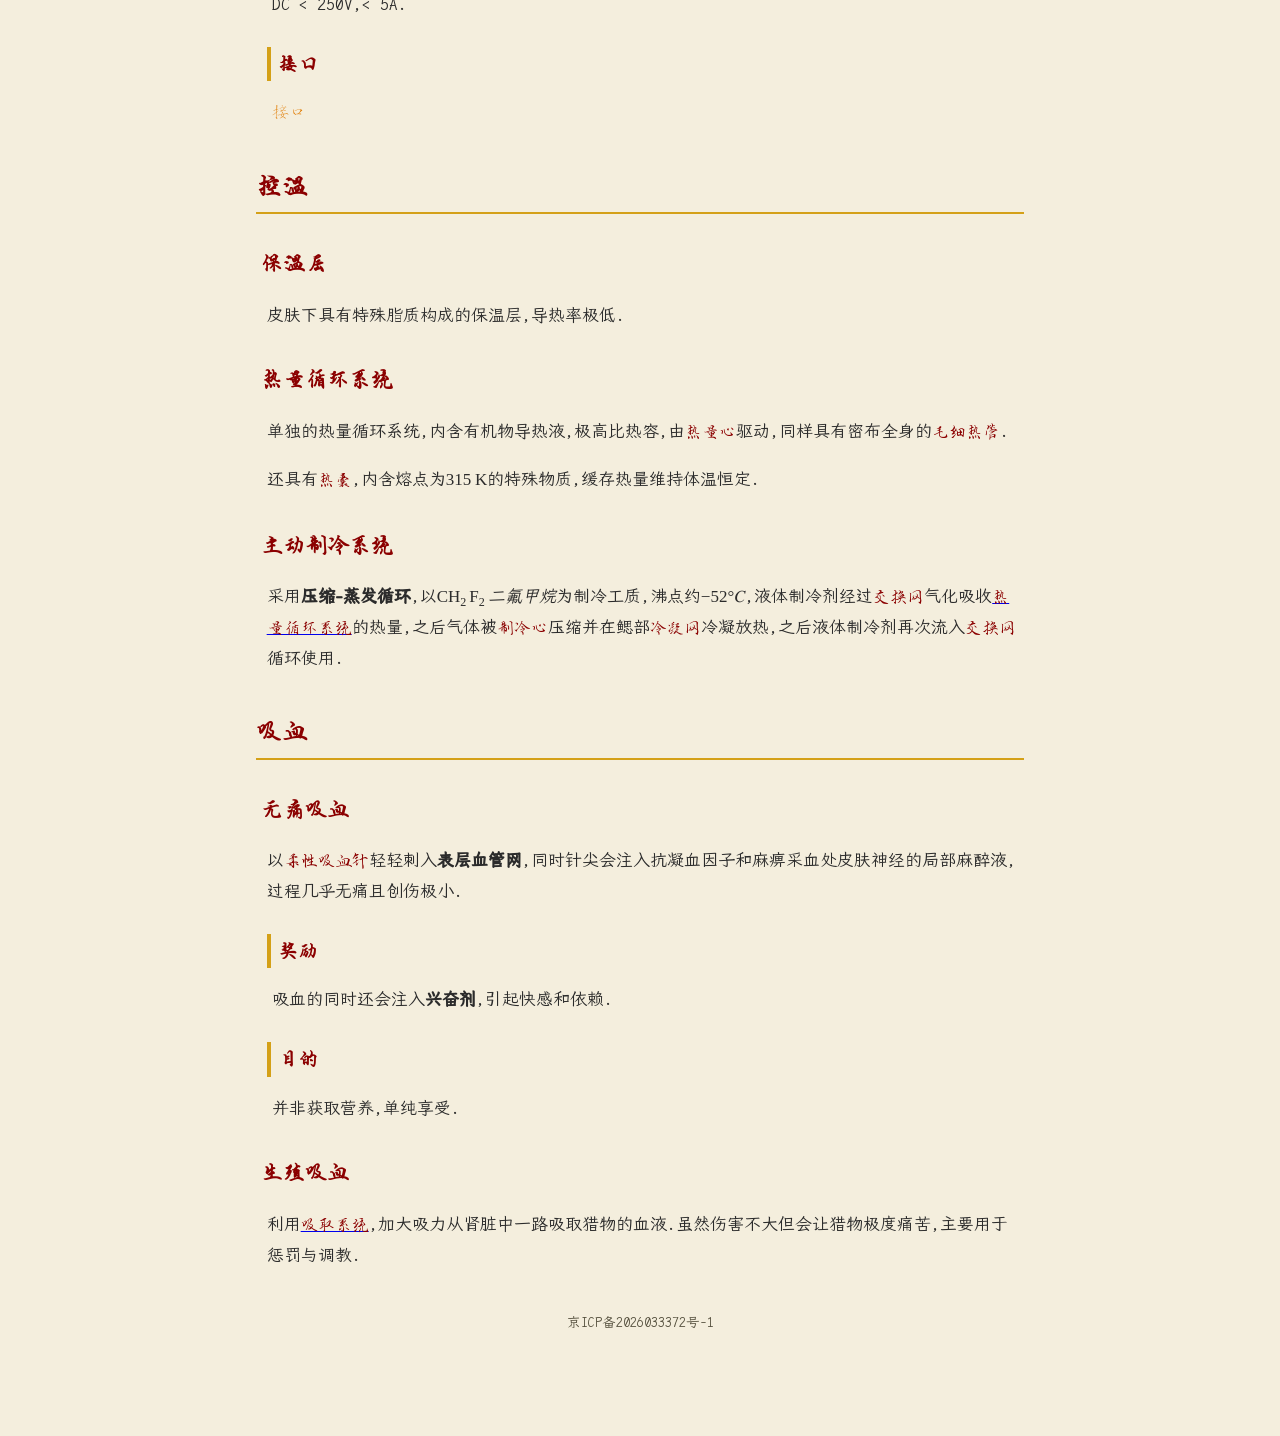
<file: 生物/嗜血仙子/index.html>
<!DOCTYPE html><html lang="zh"><head><meta charset="utf-8"><meta name="viewport" content="width=device-width, initial-scale=1"><title>嗜血仙子</title><meta name="authors" content="跨越晨昏"><style>/* Alignment */
mtable.right-align mtd,
mtable mtd.right-align,
mtable.left-align mtd.right-align,
mtable.aligned mtd:nth-child(odd) {
  justify-items: end;
  text-align: right;
}
mtable.cases mtd,
mtable.left-align mtd,
mtable mtd.left-align,
mtable.aligned mtd:nth-child(even),
math:is(:not([display])) > mtable.multiline-equation mtd {
  justify-items: start;
  text-align: left;
}
mtable.cases mtd,
mtable.aligned mtd,
mtable mtd.flushed,
mtable mtd.left-flush {
  padding-left: 0;
}
mtable.cases mtd,
mtable.aligned mtd,
mtable mtd.flushed,
mtable mtd.right-flush {
  padding-right: 0;
}

/* Tables */
mtable {
  math-style: inherit;
}
mtd {
  math-depth: auto-add;
  math-style: compact;
  math-shift: compact;
}

/* Equations */
mtable.multiline-equation mtd {
  math-depth: inherit;
  math-style: inherit;
  math-shift: inherit;
  padding: 0;
}
math > mtable.multiline-equation mtr:not(:last-child) mtd {
  padding-bottom: 0.5em;
}

/* Fractions */
mfrac {
  padding-inline: 0;
  margin-inline: 0.1em;
}

/* Accents */
mover[accent="true" i] > :first-child {
  font-feature-settings: "dtls";
}
mover.dotted[accent="true" i] > :first-child {
  font-feature-settings: "dtls" 0;
}

/* Other rules for scriptlevel, displaystyle and math-shift */
munder > :nth-child(2),
munderover > :nth-child(2) {
  math-shift: compact
}
munder[accentunder="true" i] > :not(:first-child),
mover[accent="true" i] > :not(:first-child) {
  math-depth: inherit;
  math-style: inherit;
  math-shift: inherit;
}</style></head><body><header class="uh-cover"><nav class="uh-site"><a class="uh-site-link" href="/" title="主文档">首页</a> <a class="uh-site-link" href="https://gitcode.com/CrossDark/UnderHell/releases/latest" title="下载 PDF(GitCode 最新发行版)" target="_blank">PDF</a> <a class="uh-site-link" href="https://github.com/kych-net/UnderHell" title="GitHub 仓库" target="_blank">GitHub</a> <a class="uh-site-link" href="https://gitcode.com/CrossDark/UnderHell" title="GitCode 仓库" target="_blank">GitCode</a> <a class="uh-site-link uh-reader-toggle" href="#uh-reader" title="阅读器:调整字号与字体">阅读器</a></nav><h1 class="uh-title">嗜血仙子</h1><p class="uh-subtitle">一个以调教和侍寝为内核的世界<br><span style="white-space: pre-wrap">&#x20;</span>by 跨越晨昏</p></header><link rel="stylesheet" href="/assets/underhell.css"><div style="margin-left: 0pt"><span style="display: block; font-variant-caps: small-caps"><h2>构成</h2></span></div><div style="margin-left: 4pt"><p><a href="/#嗜血仙子"><span class="uh-element">嗜血仙子</span></a>由两种生物部分组合而成:</p></div><div style="margin-left: 4pt"><span style="display: block; font-variant-caps: small-caps"><h3><a href="/#仙子本体"><span class="uh-element">仙子本体</span></a></h3></span></div><div id="六翼蝙蝠" style="margin-left: 4pt"><span style="display: block; font-variant-caps: small-caps"><h3>六翼蝙蝠</h3></span></div><div style="margin-left: 8pt"><p>有三对翼的蝙蝠.</p></div><div style="margin-left: 0pt"><span style="display: block; font-variant-caps: small-caps"><h2>感知系统</h2></span></div><div style="margin-left: 4pt"><span style="display: block; font-variant-caps: small-caps"><h3>声呐</h3></span></div><div style="margin-left: 8pt"><p>源于<a href="#六翼蝙蝠"><span class="uh-element">六翼蝙蝠</span></a>的声呐,在水或空气中均可使用.</p></div><div style="margin-left: 4pt"><span style="display: block; font-variant-caps: small-caps"><h3>侧线</h3></span></div><div style="margin-left: 8pt"><p>并不突出体表,集成流体,电场,磁场和化学感受器.</p></div><div style="margin-left: 0pt"><span style="display: block; font-variant-caps: small-caps"><h2>飞行</h2></span></div><div style="margin-left: 4pt"><p>通过<a href="#六翼蝙蝠"><span class="uh-element">六翼蝙蝠</span></a>的翼飞行,可以垂直起降.</p></div><div style="margin-left: 4pt"><p>最大飞行高度2000m,极速<math><mn>30</mn><mfrac><mtext>m</mtext><mtext>s</mtext></mfrac></math>,最大负重150kg.</p></div><div style="margin-left: 0pt"><span style="display: block; font-variant-caps: small-caps"><h2>游泳</h2></span></div><div style="margin-left: 4pt"><p>利用鳃部产生的推力游泳</p></div><div style="margin-left: 0pt"><span style="display: block; font-variant-caps: small-caps"><h2>电能使用</h2></span></div><div style="margin-left: 4pt"><p>具有<strong>用电</strong>,<strong>供电</strong>与<strong>接入电网</strong>的能力.</p></div><div style="margin-left: 4pt"><span style="display: block; font-variant-caps: small-caps"><h3>I/O</h3></span></div><div style="margin-left: 8pt"><span style="display: block; font-variant-caps: small-caps"><h4>输入</h4></span></div><div style="margin-left: 12pt"><p>DC &lt; 370V,&lt; 5A.</p></div><div style="margin-left: 8pt"><span style="display: block; font-variant-caps: small-caps"><h4>输出</h4></span></div><div style="margin-left: 12pt"><p>DC &lt; 250V,&lt; 5A.</p></div><div style="margin-left: 8pt"><span style="display: block; font-variant-caps: small-caps"><h4>接口</h4></span></div><div style="margin-left: 12pt"><p><span class="uh-todo" id="todo-1">接口</span></p></div><div style="margin-left: 0pt"><span style="display: block; font-variant-caps: small-caps"><h2>控温</h2></span></div><div style="margin-left: 4pt"><span style="display: block; font-variant-caps: small-caps"><h3>保温层</h3></span></div><div style="margin-left: 8pt"><p>皮肤下具有特殊脂质构成的保温层,导热率极低.</p></div><div id="仙子热量循环系统" style="margin-left: 4pt"><span style="display: block; font-variant-caps: small-caps"><h3>热量循环系统</h3></span></div><div style="margin-left: 8pt"><p>单独的热量循环系统,内含有机物导热液,极高比热容,由<span class="uh-element" title="未定义">热量心</span>驱动,同样具有密布全身的<span class="uh-element" title="未定义">毛细热管</span>.</p></div><div style="margin-left: 8pt"><p>还具有<span class="uh-element" title="未定义">热囊</span>,内含熔点为<math><mn>315</mn><mspace width="0.2222em"/><mtext>K</mtext></math>的特殊物质,缓存热量维持体温恒定.</p></div><div style="margin-left: 4pt"><span style="display: block; font-variant-caps: small-caps"><h3>主动制冷系统</h3></span></div><div style="margin-left: 8pt"><p>采用<strong>压缩-蒸发循环</strong>,以<strong><math><msub><mtext>CH</mtext><mn>2</mn></msub><msub><mtext>F</mtext><mn>2</mn></msub></math></strong><em>二氟甲烷</em>为制冷工质,沸点约<strong><math><mo>−</mo><mn>52</mn><mi>°</mi><mi>𝐶</mi></math></strong>,液体制冷剂经过<span class="uh-element" title="未定义">交换网</span>气化吸收<a href="#仙子热量循环系统"><span class="uh-element">热量循环系统</span></a>的热量,之后气体被<span class="uh-element" title="未定义">制冷心</span>压缩并在鳃部<span class="uh-element" title="未定义">冷凝网</span>冷凝放热,之后液体制冷剂再次流入<span class="uh-element" title="未定义">交换网</span>循环使用.</p></div><div style="margin-left: 0pt"><span style="display: block; font-variant-caps: small-caps"><h2>吸血</h2></span></div><div style="margin-left: 4pt"><span style="display: block; font-variant-caps: small-caps"><h3>无痛吸血</h3></span></div><div style="margin-left: 8pt"><p>以<span class="uh-element" title="未定义">柔性吸血针</span>轻轻刺入<strong>表层血管网</strong>,同时针尖会注入抗凝血因子和麻痹采血处皮肤神经的局部麻醉液,过程几乎无痛且创伤极小.</p></div><div style="margin-left: 8pt"><span style="display: block; font-variant-caps: small-caps"><h4>奖励</h4></span></div><div style="margin-left: 12pt"><p>吸血的同时还会注入<strong>兴奋剂</strong>,引起快感和依赖.</p></div><div style="margin-left: 8pt"><span style="display: block; font-variant-caps: small-caps"><h4>目的</h4></span></div><div style="margin-left: 12pt"><p>并非获取营养,单纯享受.</p></div><div style="margin-left: 4pt"><span style="display: block; font-variant-caps: small-caps"><h3>生殖吸血</h3></span></div><div style="margin-left: 8pt"><p>利用<a href="/#吸取系统"><span class="uh-element">吸取系统</span></a>,加大吸力从肾脏中一路吸取猎物的血液.虽然伤害不大但会让猎物极度痛苦,主要用于惩罚与调教.</p></div><footer class="uh-icp"><a href="https://beian.miit.gov.cn/" target="_blank">京ICP备2026033372号-1</a></footer><div class="uh-reader" id="uh-reader"><a class="uh-reader-backdrop" href="#uh-reader-off" title="关闭"></a><div class="uh-reader-panel"><div class="uh-reader-head">阅读设置 <a class="uh-reader-close" href="#uh-reader-off" title="关闭">✕</a></div><div class="uh-reader-row"><span class="uh-reader-label">字号</span> <label class="uh-reader-opt"><input type="radio" name="uh-fs" id="uh-fs-0"> 小</label> <label class="uh-reader-opt"><input type="radio" name="uh-fs" id="uh-fs-1" checked="checked"> 中</label> <label class="uh-reader-opt"><input type="radio" name="uh-fs" id="uh-fs-2"> 大</label> <label class="uh-reader-opt"><input type="radio" name="uh-fs" id="uh-fs-3"> 特大</label></div><div class="uh-reader-row"><span class="uh-reader-label">字体</span> <label class="uh-reader-opt"><input type="radio" name="uh-ft" id="uh-ft-0" checked="checked"> 楷体</label> <label class="uh-reader-opt"><input type="radio" name="uh-ft" id="uh-ft-1"> 宋体</label> <label class="uh-reader-opt"><input type="radio" name="uh-ft" id="uh-ft-2"> 黑体</label></div></div></div></body></html><script>(function(){var uhTocToggle=1;document.addEventListener('click', function(e){var head = e.target.closest('.uh-toc-head');if (head) {var toc = head.closest('.uh-toc');toc.classList.toggle('uh-open');head.setAttribute('aria-expanded', toc.classList.contains('uh-open'));return;}var tr = e.target.closest('.uh-comment-trigger');if (tr) {var panel = tr.nextElementSibling;if (panel) panel.classList.toggle('uh-open');}});})();</script>
</file>
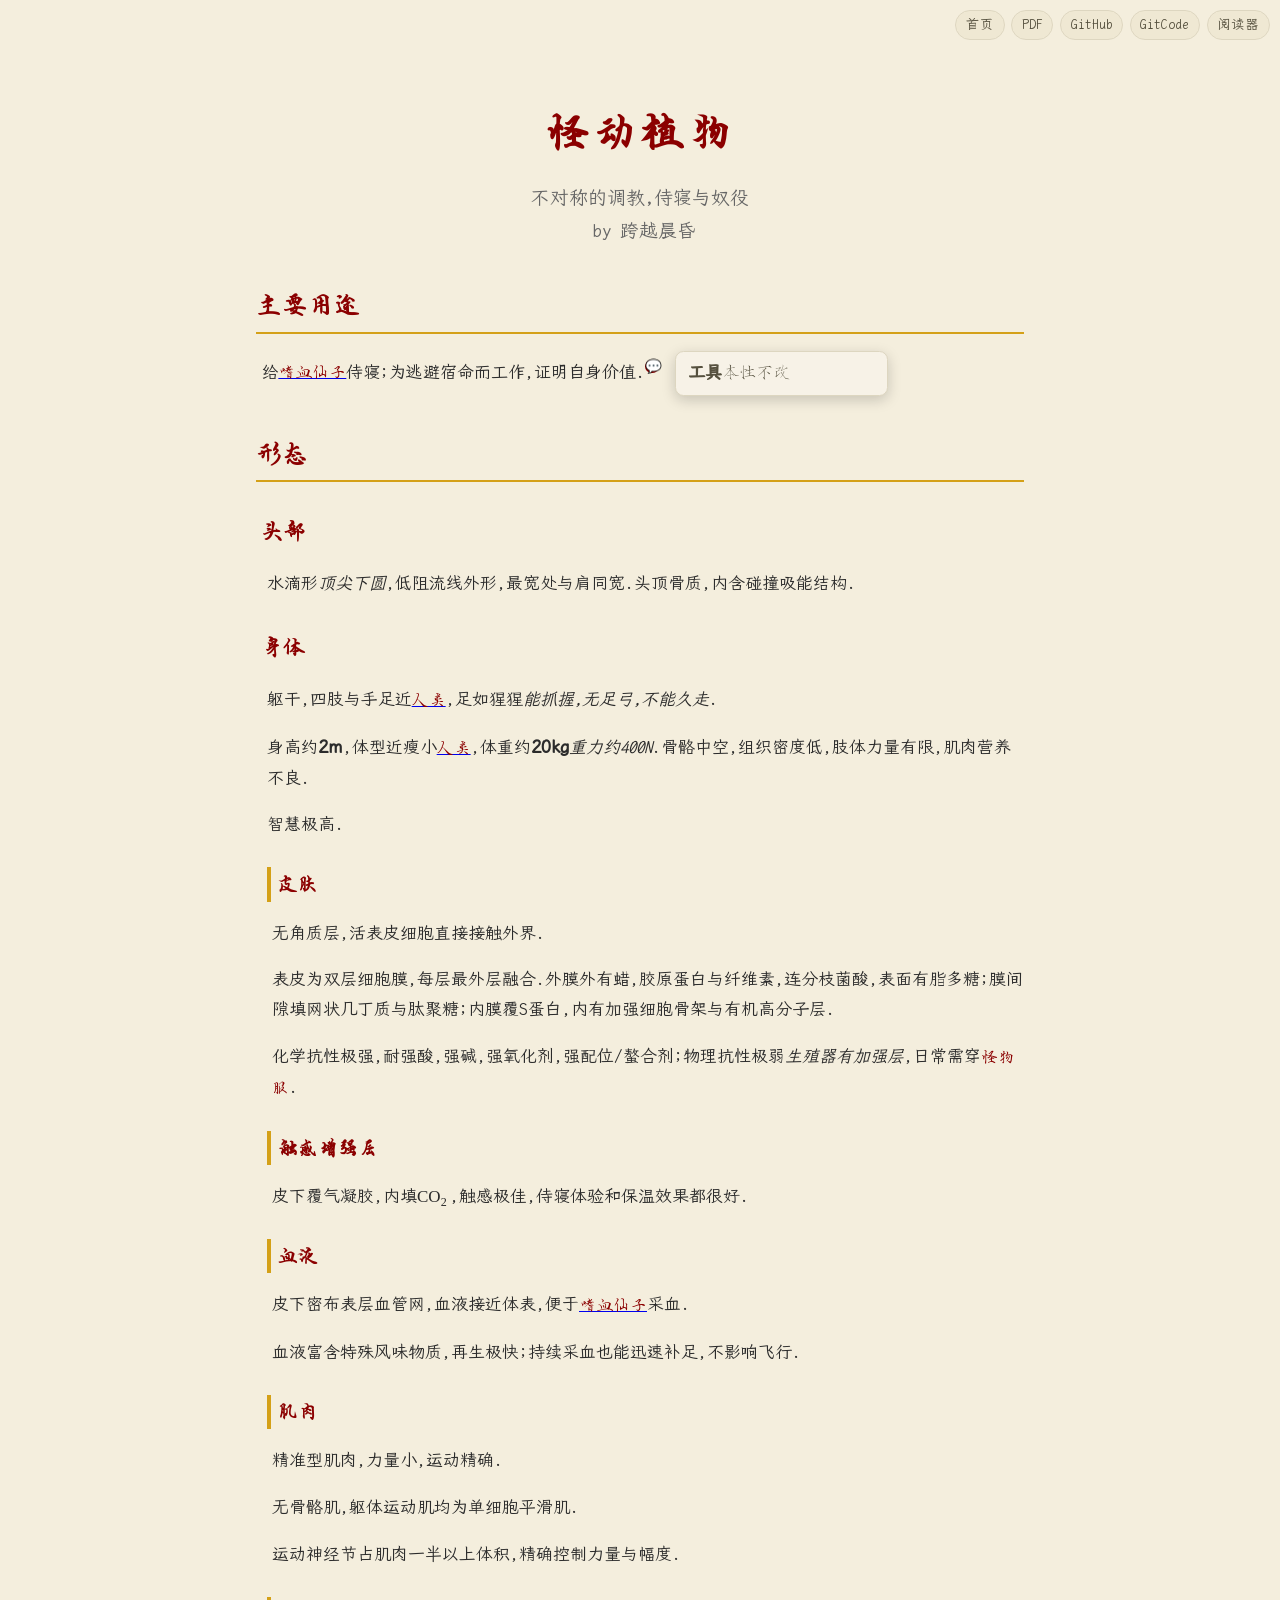
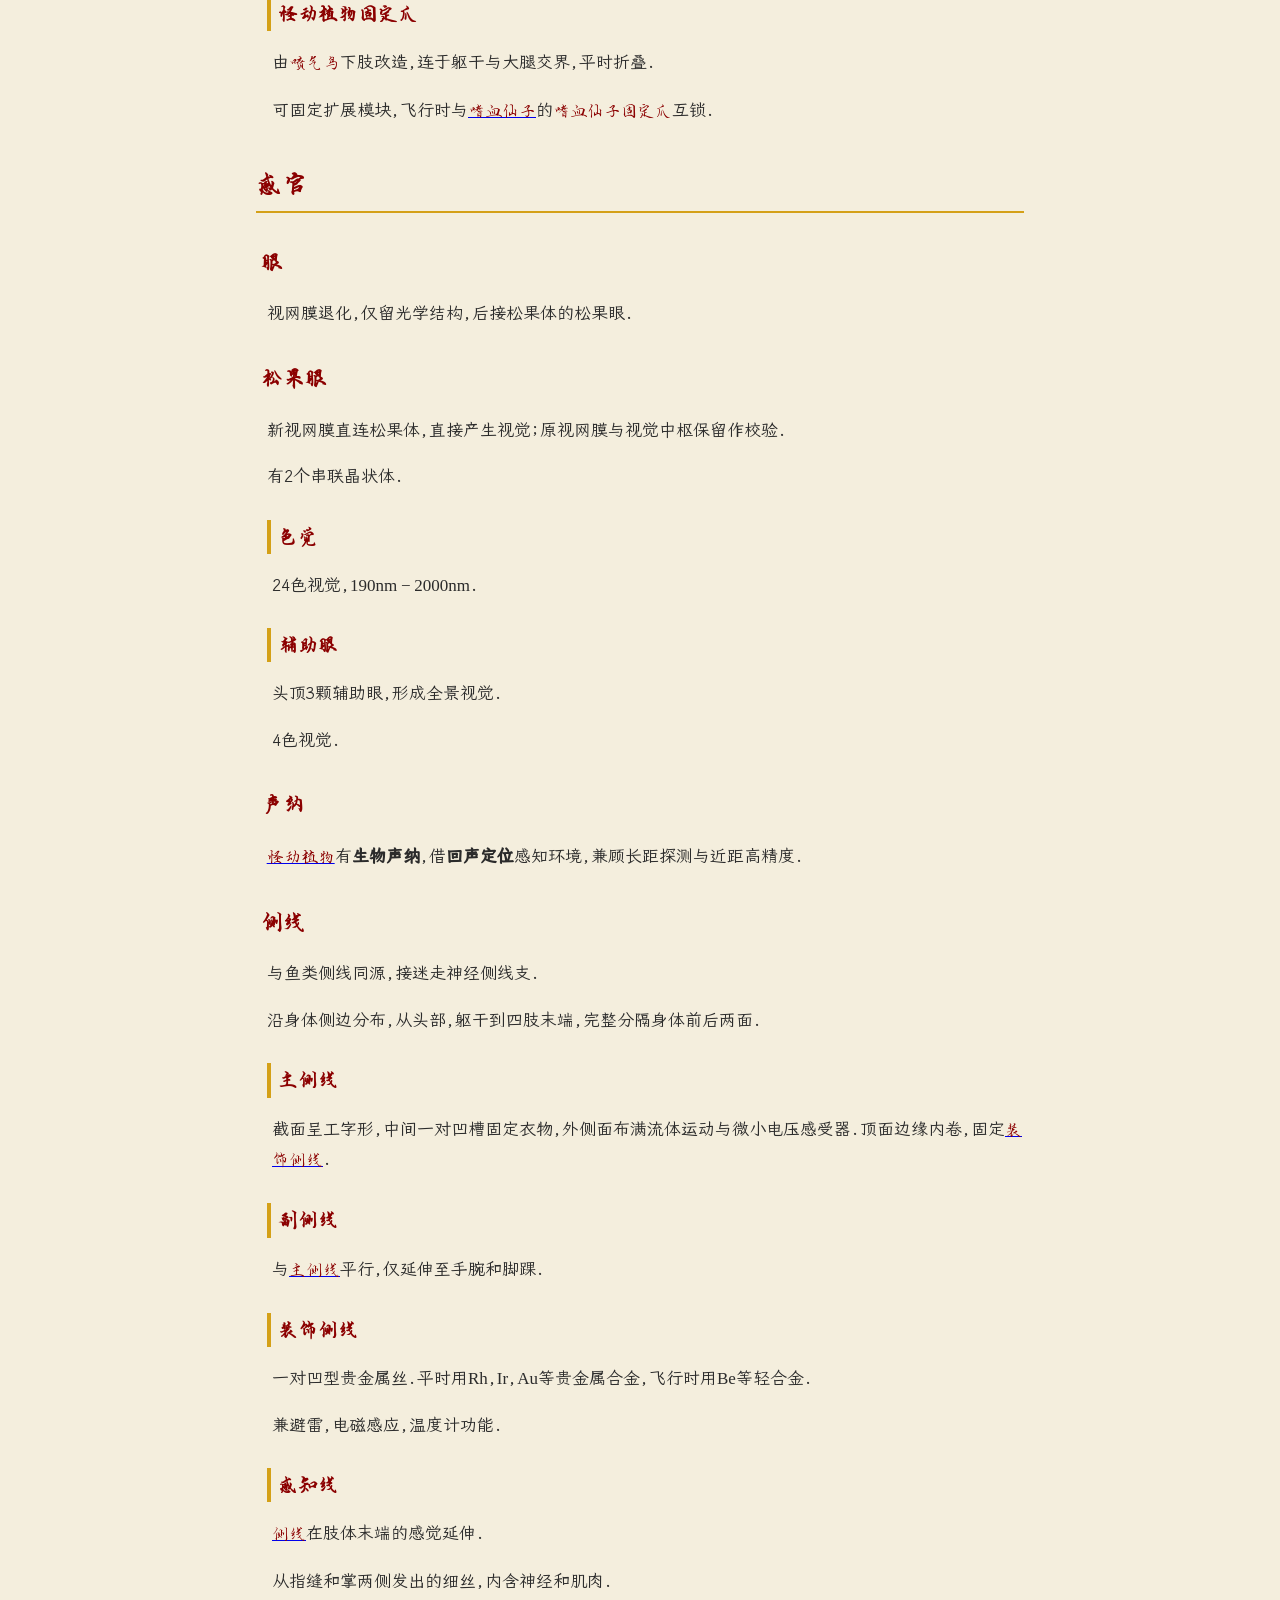
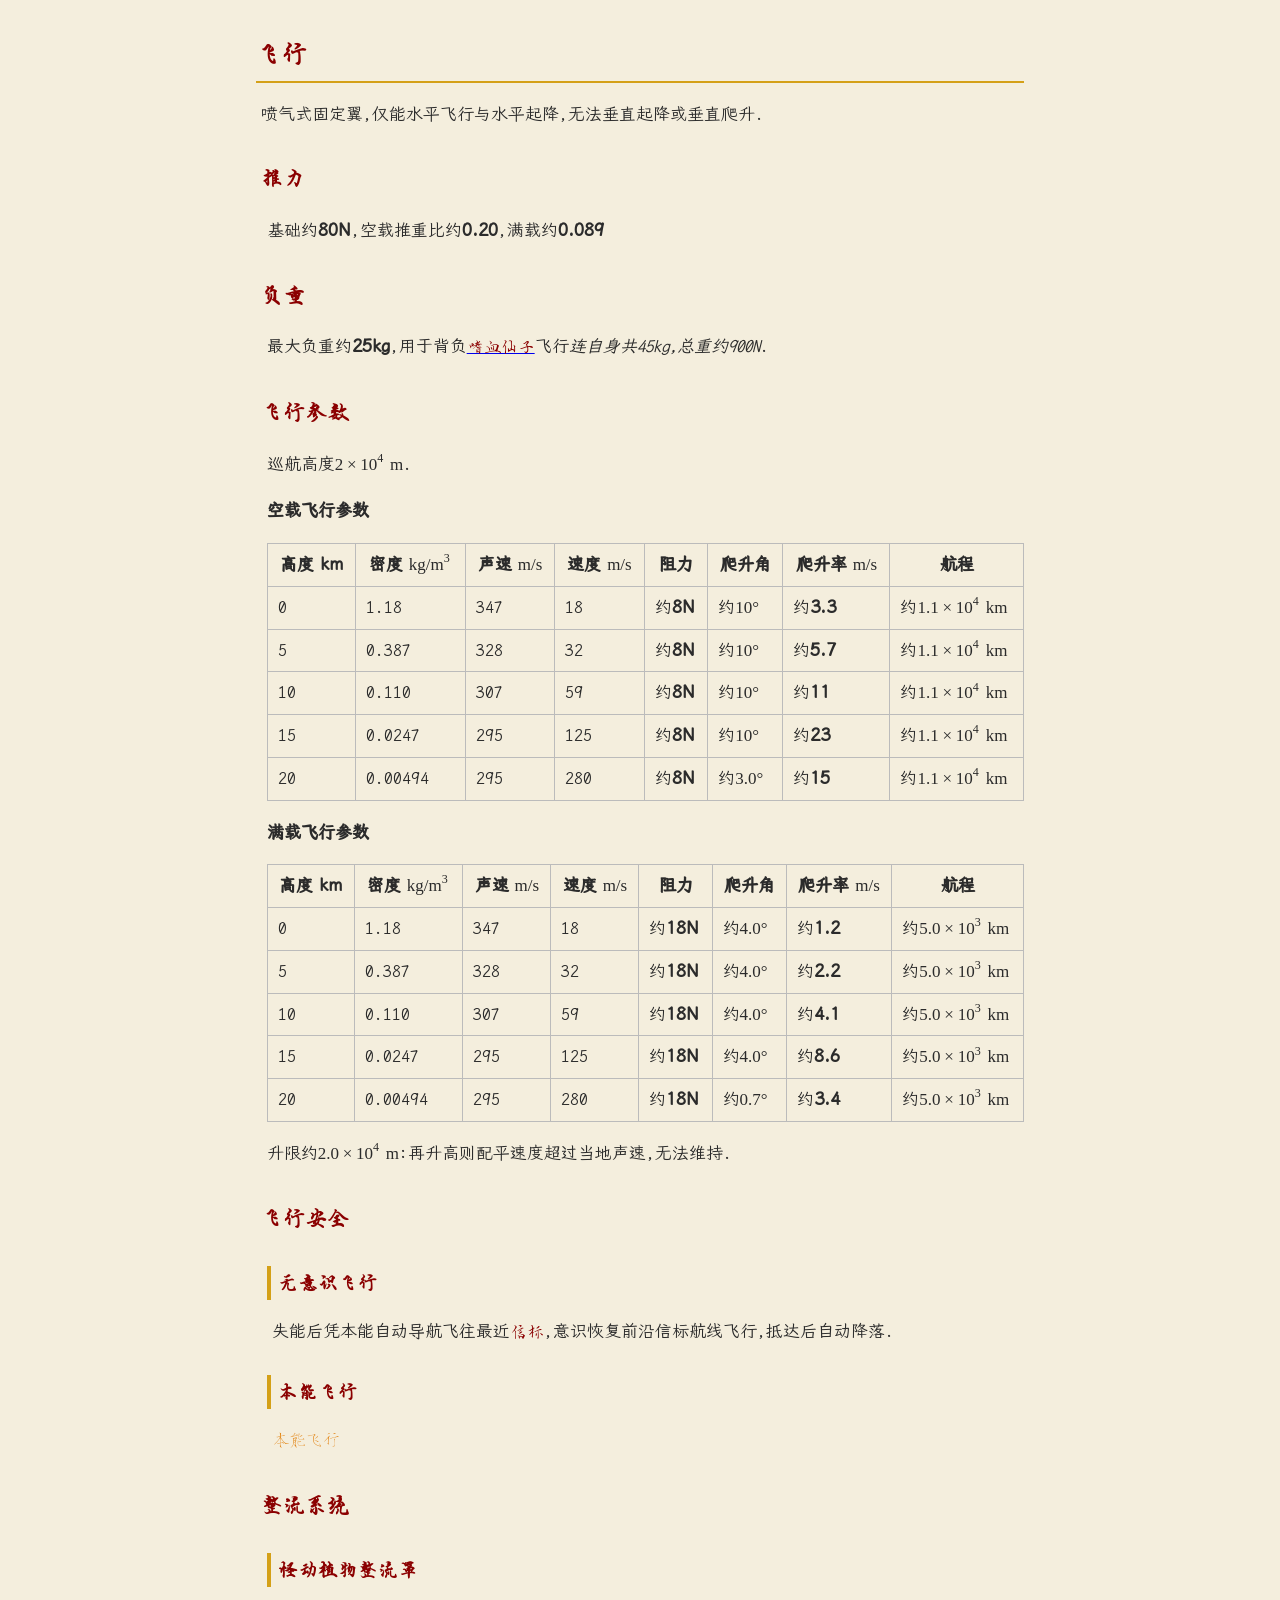
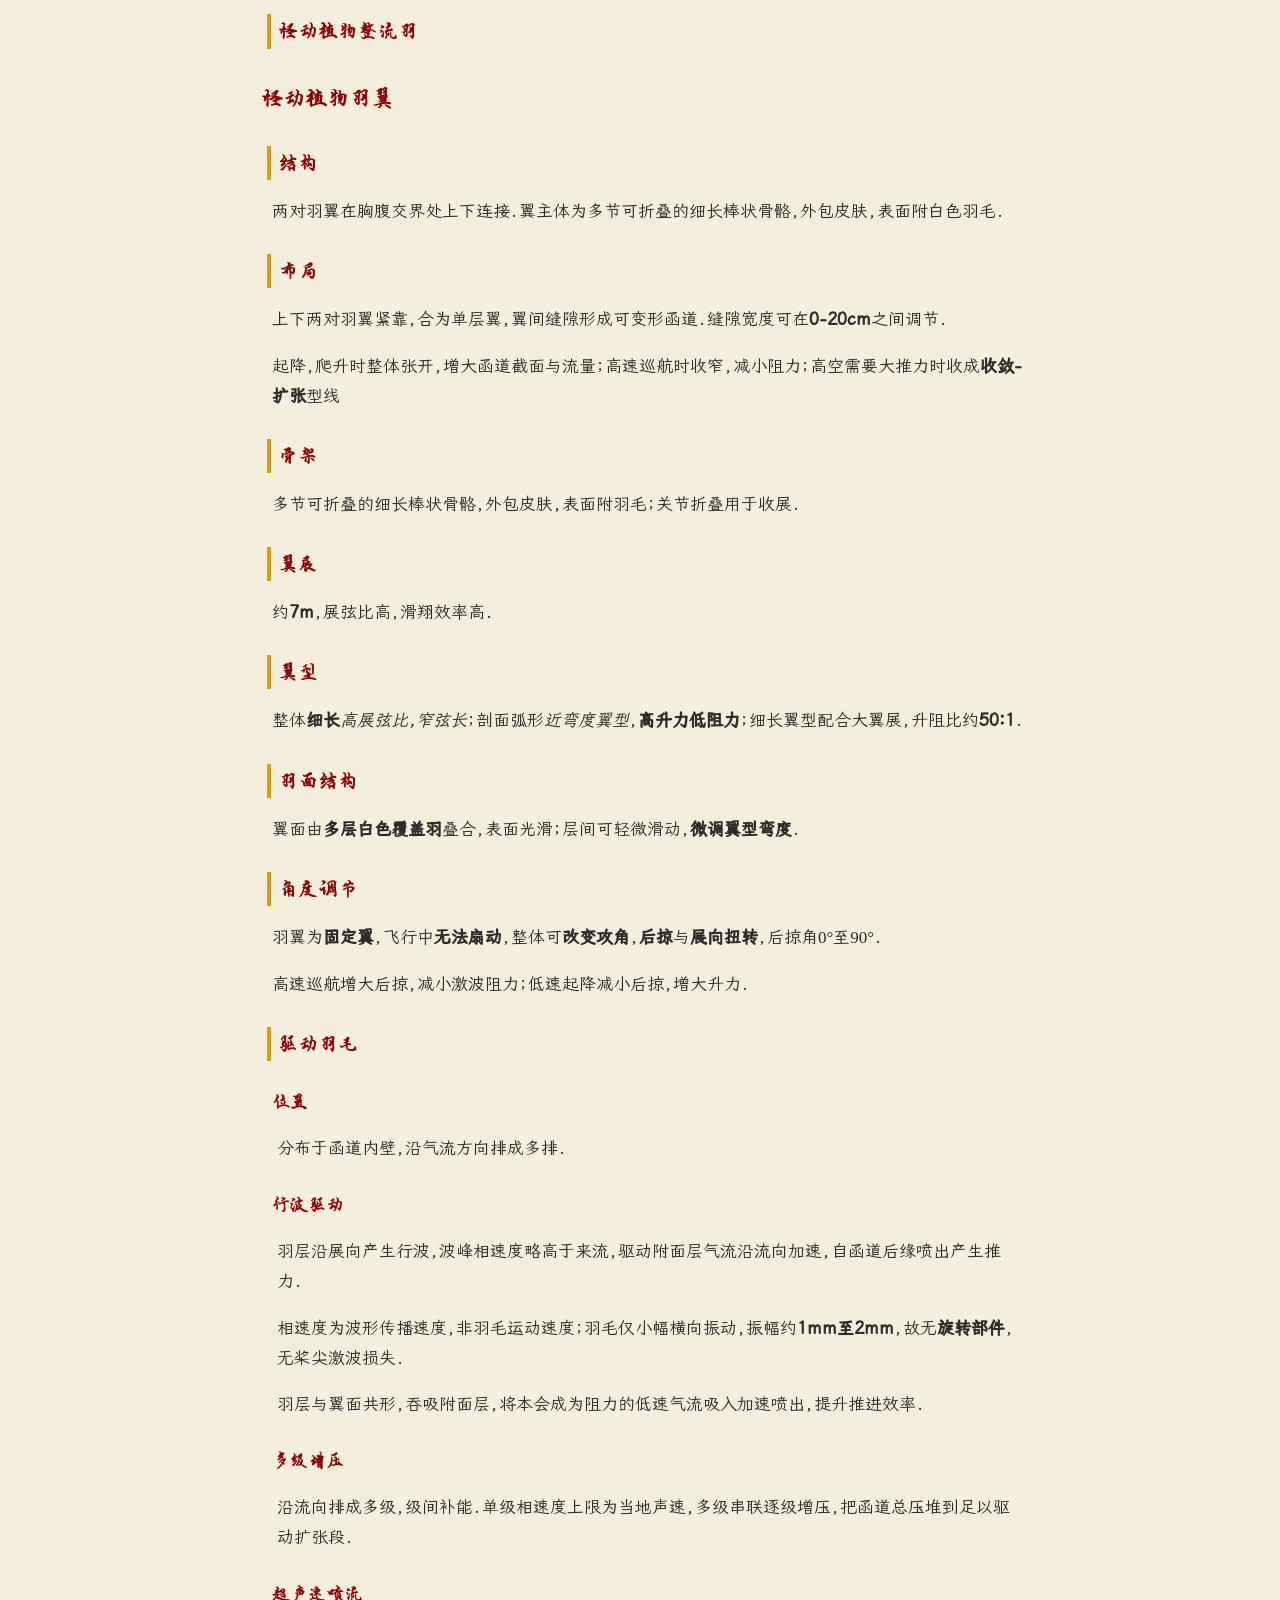
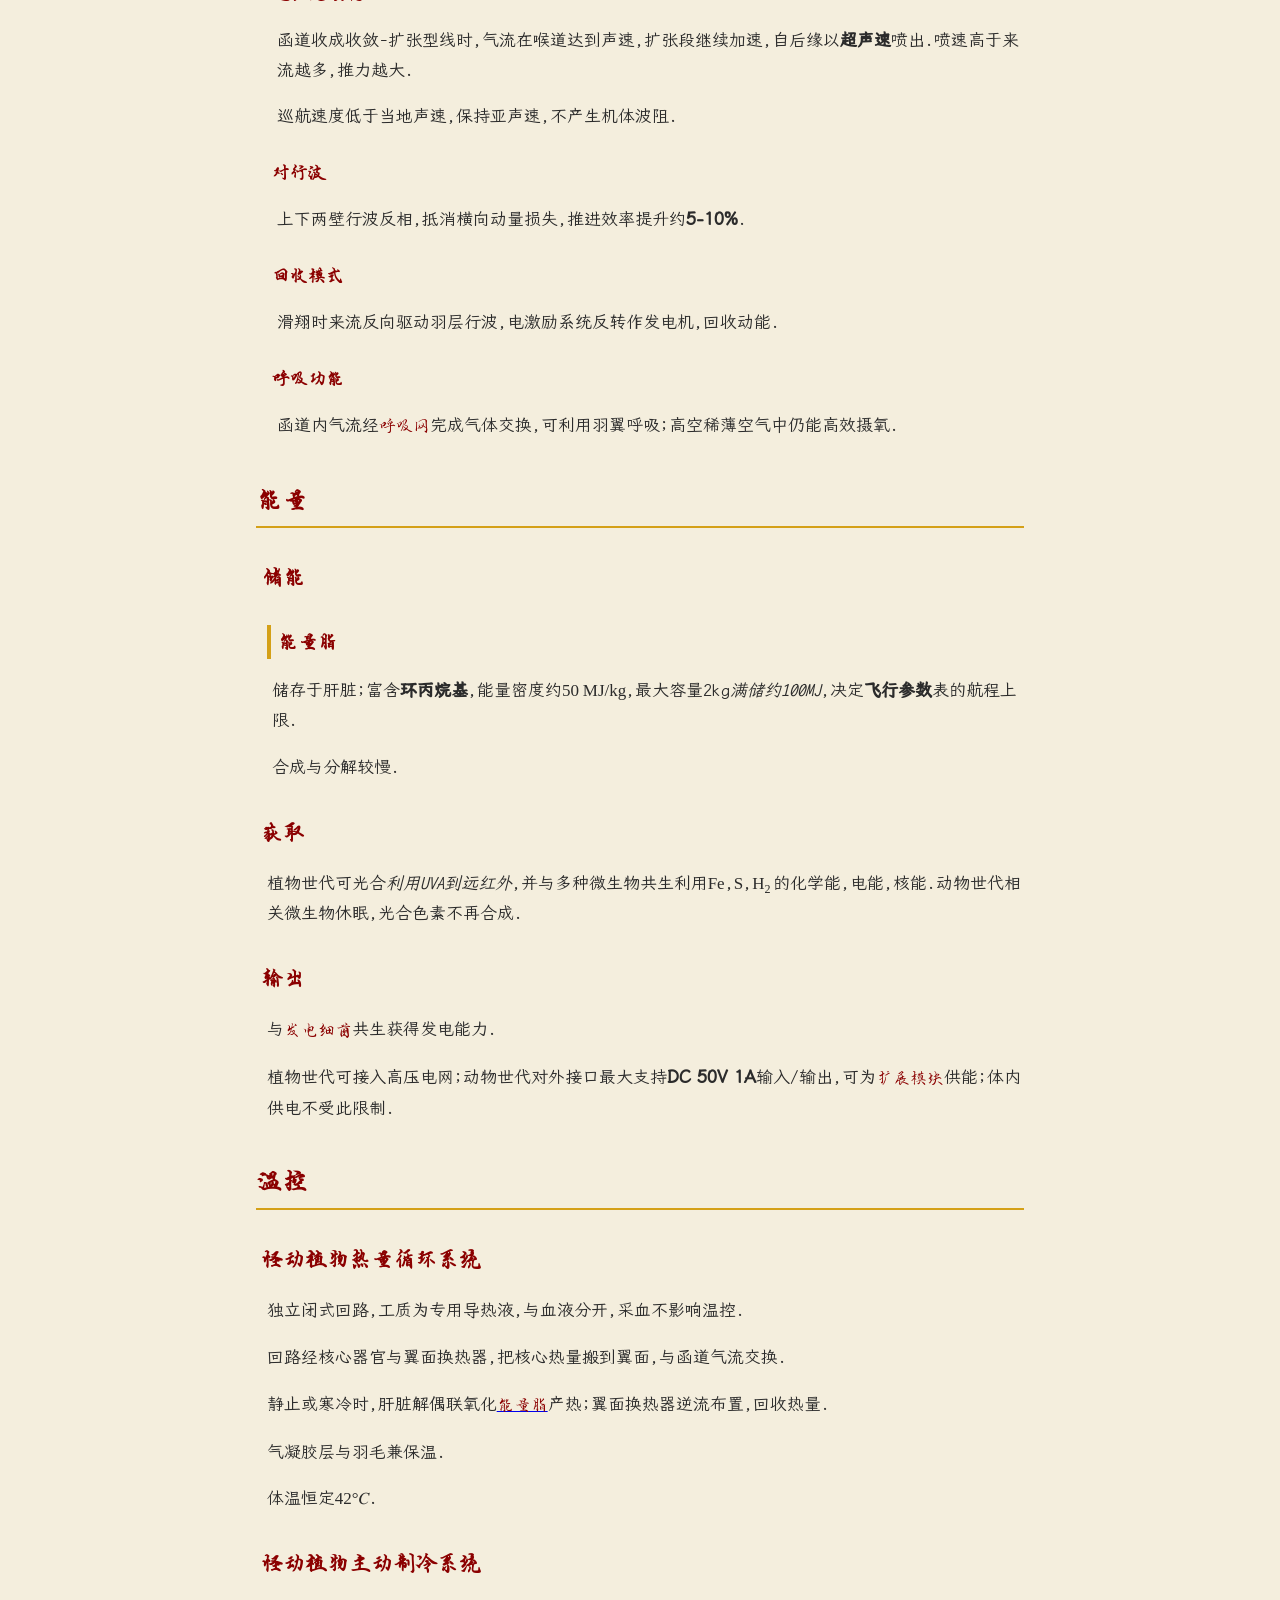
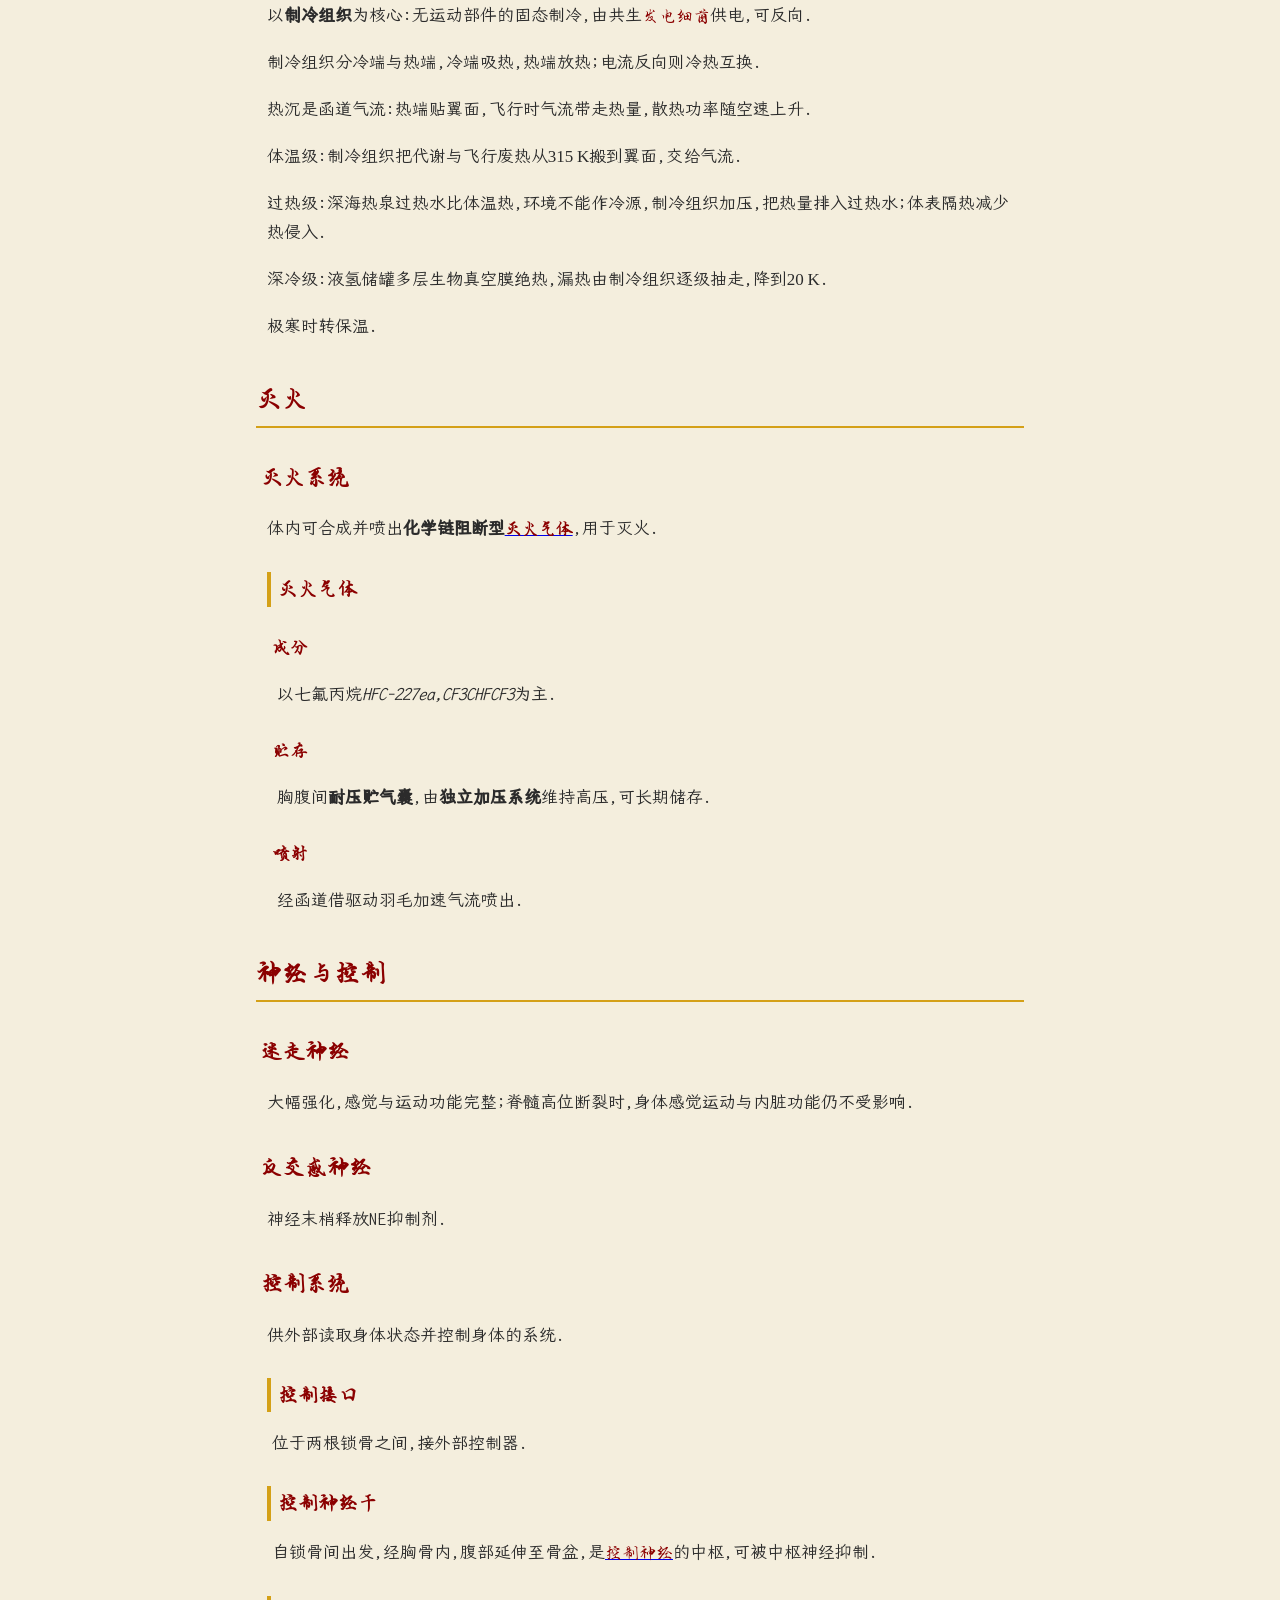
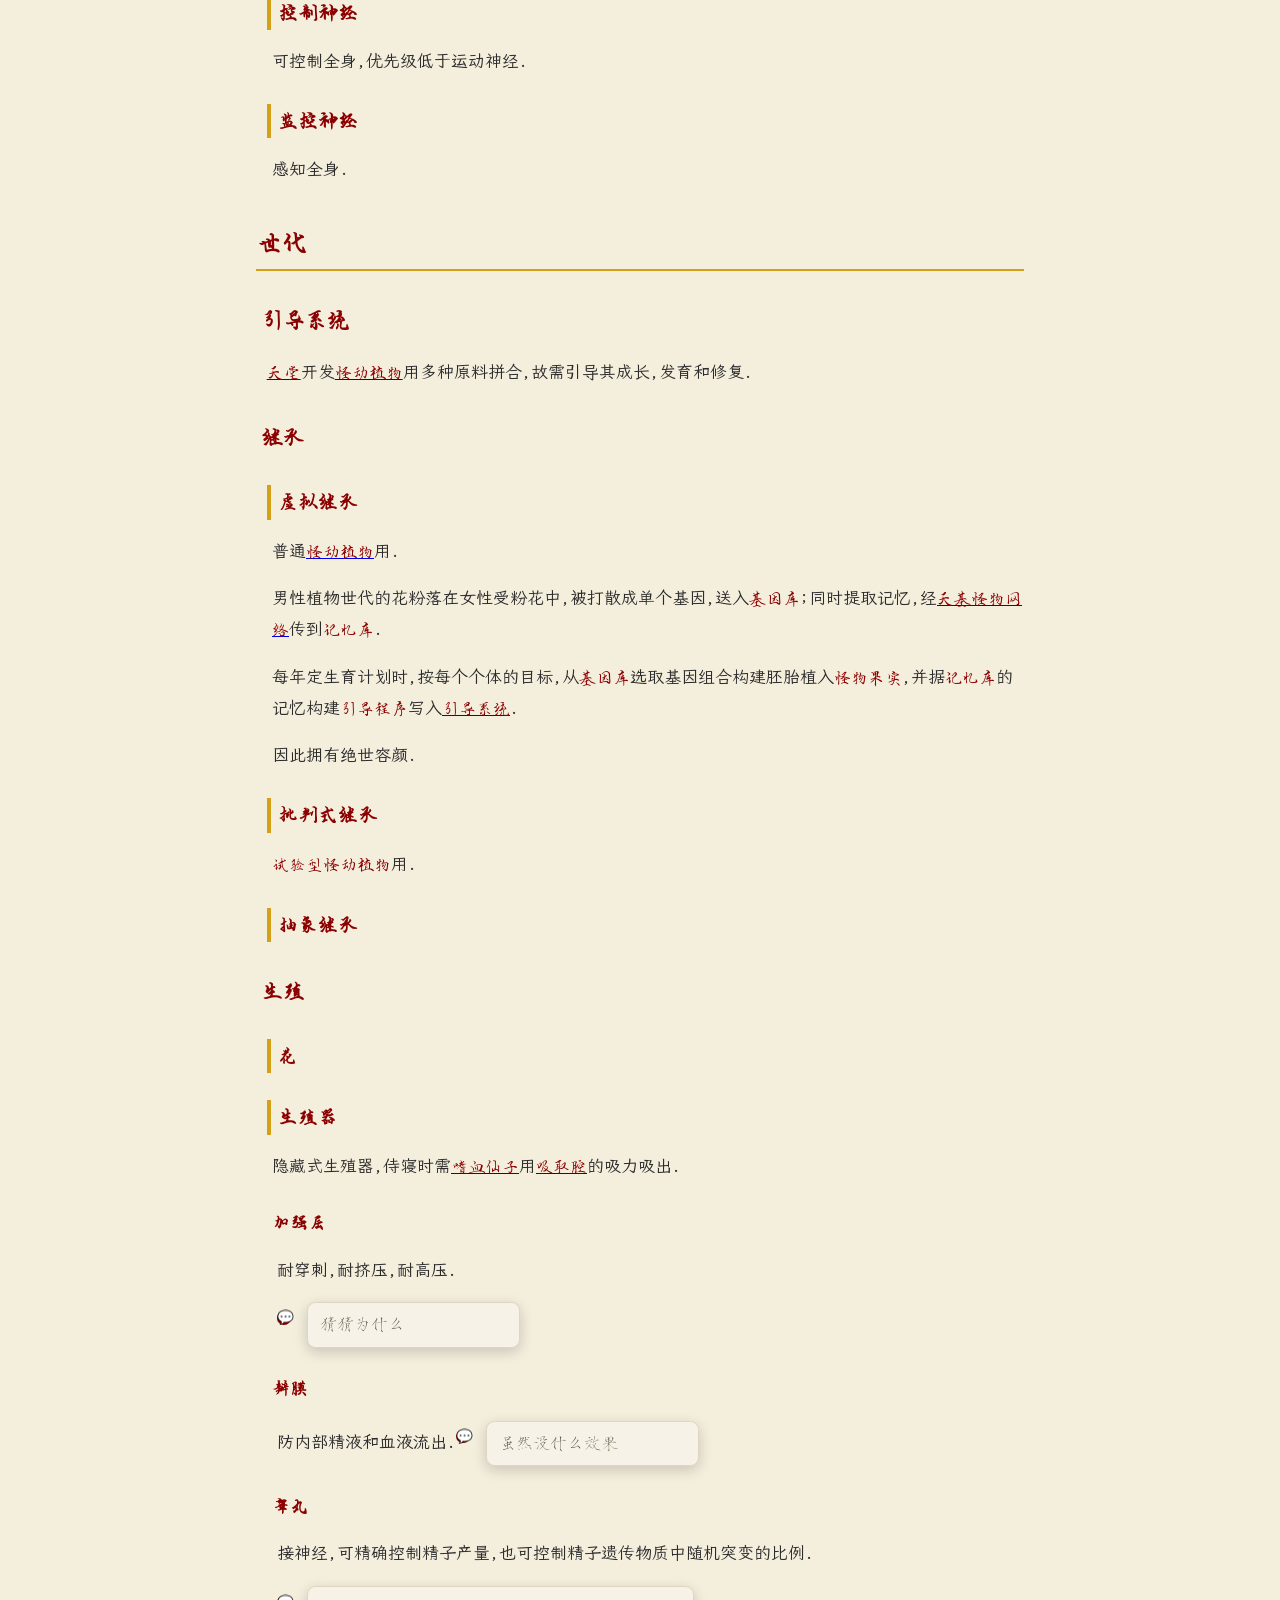
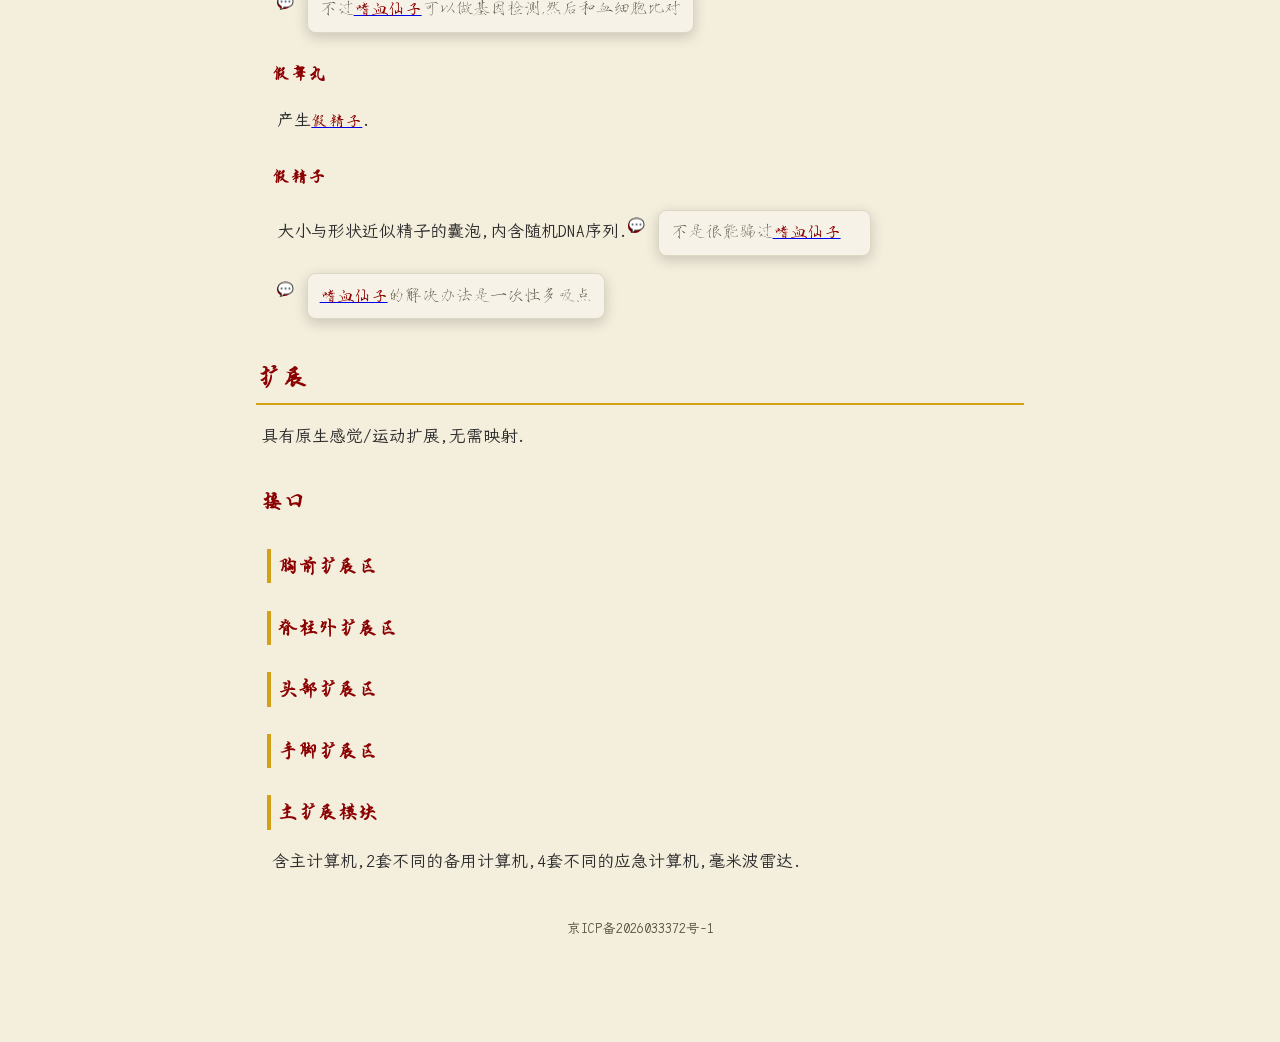
<file: 生物/怪动植物/index.html>
<!DOCTYPE html><html lang="zh"><head><meta charset="utf-8"><meta name="viewport" content="width=device-width, initial-scale=1"><title>怪动植物</title><meta name="authors" content="跨越晨昏"><style>/* Alignment */
mtable.right-align mtd,
mtable mtd.right-align,
mtable.left-align mtd.right-align,
mtable.aligned mtd:nth-child(odd) {
  justify-items: end;
  text-align: right;
}
mtable.cases mtd,
mtable.left-align mtd,
mtable mtd.left-align,
mtable.aligned mtd:nth-child(even),
math:is(:not([display])) > mtable.multiline-equation mtd {
  justify-items: start;
  text-align: left;
}
mtable.cases mtd,
mtable.aligned mtd,
mtable mtd.flushed,
mtable mtd.left-flush {
  padding-left: 0;
}
mtable.cases mtd,
mtable.aligned mtd,
mtable mtd.flushed,
mtable mtd.right-flush {
  padding-right: 0;
}

/* Tables */
mtable {
  math-style: inherit;
}
mtd {
  math-depth: auto-add;
  math-style: compact;
  math-shift: compact;
}

/* Equations */
mtable.multiline-equation mtd {
  math-depth: inherit;
  math-style: inherit;
  math-shift: inherit;
  padding: 0;
}
math > mtable.multiline-equation mtr:not(:last-child) mtd {
  padding-bottom: 0.5em;
}

/* Fractions */
mfrac {
  padding-inline: 0;
  margin-inline: 0.1em;
}

/* Accents */
mover[accent="true" i] > :first-child {
  font-feature-settings: "dtls";
}
mover.dotted[accent="true" i] > :first-child {
  font-feature-settings: "dtls" 0;
}

/* Other rules for scriptlevel, displaystyle and math-shift */
munder > :nth-child(2),
munderover > :nth-child(2) {
  math-shift: compact
}
munder[accentunder="true" i] > :not(:first-child),
mover[accent="true" i] > :not(:first-child) {
  math-depth: inherit;
  math-style: inherit;
  math-shift: inherit;
}</style></head><body><header class="uh-cover"><nav class="uh-site"><a class="uh-site-link" href="/" title="主文档">首页</a> <a class="uh-site-link" href="https://gitcode.com/CrossDark/UnderHell/releases/latest" title="下载 PDF(GitCode 最新发行版)" target="_blank">PDF</a> <a class="uh-site-link" href="https://github.com/kych-net/UnderHell" title="GitHub 仓库" target="_blank">GitHub</a> <a class="uh-site-link" href="https://gitcode.com/CrossDark/UnderHell" title="GitCode 仓库" target="_blank">GitCode</a> <a class="uh-site-link uh-reader-toggle" href="#uh-reader" title="阅读器:调整字号与字体">阅读器</a></nav><h1 class="uh-title">怪动植物</h1><p class="uh-subtitle">不对称的调教,侍寝与奴役<br><span style="white-space: pre-wrap">&#x20;</span>by 跨越晨昏</p></header><link rel="stylesheet" href="/assets/underhell.css">
<div style="margin-left: 0pt"><span style="display: block; font-variant-caps: small-caps"><h2>主要用途</h2></span></div><div style="margin-left: 4pt"><p>给<a href="/生物/仙子/#嗜血仙子"><span class="uh-element">嗜血仙子</span></a>侍寝;为逃避宿命而工作,证明自身价值.<span class="uh-comment"><span class="uh-comment-trigger" tabindex="0">💬</span> <span class="uh-comment-panel"><strong>工具</strong>本性不改</span></span></p></div><div style="margin-left: 0pt"><span style="display: block; font-variant-caps: small-caps"><h2>形态</h2></span></div><div style="margin-left: 4pt"><span style="display: block; font-variant-caps: small-caps"><h3>头部</h3></span></div><div style="margin-left: 8pt"><p>水滴形<em>顶尖下圆</em>,低阻流线外形,最宽处与肩同宽.头顶骨质,内含碰撞吸能结构.</p></div><div style="margin-left: 4pt"><span style="display: block; font-variant-caps: small-caps"><h3>身体</h3></span></div><div style="margin-left: 8pt"><p>躯干,四肢与手足近<a href="/#人类"><span class="uh-element">人类</span></a>,足如猩猩<em>能抓握,无足弓,不能久走</em>.</p></div><div style="margin-left: 8pt"><p>身高约<strong>2m</strong>,体型近瘦小<a href="/#人类"><span class="uh-element">人类</span></a>,体重约<strong>20kg</strong><em>重力约400N</em>.骨骼中空,组织密度低,肢体力量有限,肌肉营养不良.</p></div><div style="margin-left: 8pt"><p>智慧极高.</p></div><div style="margin-left: 8pt"><span style="display: block; font-variant-caps: small-caps"><h4>皮肤</h4></span></div><div style="margin-left: 12pt"><p>无角质层,活表皮细胞直接接触外界.</p></div><div style="margin-left: 12pt"><p>表皮为双层细胞膜,每层最外层融合.外膜外有蜡,胶原蛋白与纤维素,连分枝菌酸,表面有脂多糖;膜间隙填网状几丁质与肽聚糖;内膜覆S蛋白,内有加强细胞骨架与有机高分子层.</p></div><div style="margin-left: 12pt"><p>化学抗性极强,耐强酸,强碱,强氧化剂,强配位/螯合剂;物理抗性极弱<em>生殖器有加强层</em>,日常需穿<span class="uh-element" title="未定义">怪物服</span>.</p></div><div style="margin-left: 8pt"><span style="display: block; font-variant-caps: small-caps"><h4>触感增强层</h4></span></div><div style="margin-left: 12pt"><p>皮下覆气凝胶,内填<math><msub><mtext>CO</mtext><mn>2</mn></msub></math>,触感极佳,侍寝体验和保温效果都很好.</p></div><div style="margin-left: 8pt"><span style="display: block; font-variant-caps: small-caps"><h4>血液</h4></span></div><div style="margin-left: 12pt"><p>皮下密布表层血管网,血液接近体表,便于<a href="/生物/仙子/#嗜血仙子"><span class="uh-element">嗜血仙子</span></a>采血.</p></div><div style="margin-left: 12pt"><p>血液富含特殊风味物质,再生极快;持续采血也能迅速补足,不影响飞行.</p></div><div style="margin-left: 8pt"><span style="display: block; font-variant-caps: small-caps"><h4>肌肉</h4></span></div><div style="margin-left: 12pt"><p>精准型肌肉,力量小,运动精确.</p></div><div style="margin-left: 12pt"><p>无骨骼肌,躯体运动肌均为单细胞平滑肌.</p></div><div style="margin-left: 12pt"><p>运动神经节占肌肉一半以上体积,精确控制力量与幅度.</p></div><div style="margin-left: 8pt"><span style="display: block; font-variant-caps: small-caps"><h4>怪动植物固定爪</h4></span></div><div style="margin-left: 12pt"><p>由<span class="uh-element" title="未定义">喷气鸟</span>下肢改造,连于躯干与大腿交界,平时折叠.</p></div><div style="margin-left: 12pt"><p>可固定扩展模块,飞行时与<a href="/生物/仙子/#嗜血仙子"><span class="uh-element">嗜血仙子</span></a>的<span class="uh-element" title="未定义">嗜血仙子固定爪</span>互锁.</p></div><div style="margin-left: 0pt"><span style="display: block; font-variant-caps: small-caps"><h2>感官</h2></span></div><div style="margin-left: 4pt"><span style="display: block; font-variant-caps: small-caps"><h3>眼</h3></span></div><div style="margin-left: 8pt"><p>视网膜退化,仅留光学结构,后接松果体的松果眼.</p></div><div style="margin-left: 4pt"><span style="display: block; font-variant-caps: small-caps"><h3>松果眼</h3></span></div><div style="margin-left: 8pt"><p>新视网膜直连松果体,直接产生视觉;原视网膜与视觉中枢保留作校验.</p></div><div style="margin-left: 8pt"><p>有2个串联晶状体.</p></div><div style="margin-left: 8pt"><span style="display: block; font-variant-caps: small-caps"><h4>色觉</h4></span></div><div style="margin-left: 12pt"><p>24色视觉,<math><mtext>190nm</mtext><mo>−</mo><mtext>2000nm</mtext></math>.</p></div><div style="margin-left: 8pt"><span style="display: block; font-variant-caps: small-caps"><h4>辅助眼</h4></span></div><div style="margin-left: 12pt"><p>头顶3颗辅助眼,形成全景视觉.</p></div><div style="margin-left: 12pt"><p>4色视觉.</p></div><div style="margin-left: 4pt"><span style="display: block; font-variant-caps: small-caps"><h3>声纳</h3></span></div><div style="margin-left: 8pt"><p><a href="/#怪动植物"><span class="uh-element">怪动植物</span></a>有<strong>生物声纳</strong>,借<strong>回声定位</strong>感知环境,兼顾长距探测与近距高精度.</p></div><div id="怪动植物侧线" style="margin-left: 4pt"><span style="display: block; font-variant-caps: small-caps"><h3>侧线</h3></span></div><div style="margin-left: 8pt"><p>与鱼类侧线同源,接迷走神经侧线支.</p></div><div style="margin-left: 8pt"><p>沿身体侧边分布,从头部,躯干到四肢末端,完整分隔身体前后两面.</p></div><div id="怪动植物主侧线" style="margin-left: 8pt"><span style="display: block; font-variant-caps: small-caps"><h4>主侧线</h4></span></div><div style="margin-left: 12pt"><p>截面呈工字形,中间一对凹槽固定衣物,外侧面布满流体运动与微小电压感受器.顶面边缘内卷,固定<a href="#怪动植物装饰侧线"><span class="uh-element">装饰侧线</span></a>.</p></div><div style="margin-left: 8pt"><span style="display: block; font-variant-caps: small-caps"><h4>副侧线</h4></span></div><div style="margin-left: 12pt"><p>与<a href="#怪动植物主侧线"><span class="uh-element">主侧线</span></a>平行,仅延伸至手腕和脚踝.</p></div><div id="怪动植物装饰侧线" style="margin-left: 8pt"><span style="display: block; font-variant-caps: small-caps"><h4>装饰侧线</h4></span></div><div style="margin-left: 12pt"><p>一对凹型贵金属丝.平时用<math><mtext>Rh</mtext></math>,<math><mtext>Ir</mtext></math>,<math><mtext>Au</mtext></math>等贵金属合金,飞行时用<math><mtext>Be</mtext></math>等轻合金.</p></div><div style="margin-left: 12pt"><p>兼避雷,电磁感应,温度计功能.</p></div><div style="margin-left: 8pt"><span style="display: block; font-variant-caps: small-caps"><h4>感知线</h4></span></div><div style="margin-left: 12pt"><p><a href="#怪动植物侧线"><span class="uh-element">侧线</span></a>在肢体末端的感觉延伸.</p></div><div style="margin-left: 12pt"><p>从指缝和掌两侧发出的细丝,内含神经和肌肉.</p></div><div style="margin-left: 0pt"><span style="display: block; font-variant-caps: small-caps"><h2>飞行</h2></span></div><div style="margin-left: 4pt"><p>喷气式固定翼,仅能水平飞行与水平起降,无法垂直起降或垂直爬升.</p></div><div style="margin-left: 4pt"><span style="display: block; font-variant-caps: small-caps"><h3>推力</h3></span></div><div style="margin-left: 8pt"><p>基础约<strong>80N</strong>,空载推重比约<strong>0.20</strong>,满载约<strong>0.089</strong></p></div><div style="margin-left: 4pt"><span style="display: block; font-variant-caps: small-caps"><h3>负重</h3></span></div><div style="margin-left: 8pt"><p>最大负重约<strong>25kg</strong>,用于背负<a href="/生物/仙子/#嗜血仙子"><span class="uh-element">嗜血仙子</span></a>飞行<em>连自身共45kg,总重约900N</em>.</p></div><div style="margin-left: 4pt"><span style="display: block; font-variant-caps: small-caps"><h3>飞行参数</h3></span></div><div style="margin-left: 8pt"><p>巡航高度<math><mn>2</mn><mo lspace="0.2222222222222222em" rspace="0.2222222222222222em">×</mo><msup><mn>10</mn><mn>4</mn></msup><mspace width="0.2222em"/><mtext>m</mtext></math>.</p></div><div><div style="margin-left: 8pt"><p><strong><span style="font-variant-caps: small-caps">空载飞行参数</span></strong></p></div><div style="margin-left: 8pt"><table><thead><tr><th><strong>高度 km</strong></th><th><strong>密度 <math><msup><mtext>kg/m</mtext><mn>3</mn></msup></math></strong></th><th><strong>声速 <math><mtext>m/s</mtext></math></strong></th><th><strong>速度 <math><mtext>m/s</mtext></math></strong></th><th><strong>阻力</strong></th><th><strong>爬升角</strong></th><th><strong>爬升率 <math><mtext>m/s</mtext></math></strong></th><th><strong>航程</strong></th></tr></thead><tbody><tr><td>0</td><td>1.18</td><td>347</td><td>18</td><td>约<strong>8N</strong></td><td>约<strong><math><mn>10</mn><mi>°</mi></math></strong></td><td>约<strong>3.3</strong></td><td>约<strong><math><mn>1.1</mn><mo lspace="0.2222222222222222em" rspace="0.2222222222222222em">×</mo><msup><mn>10</mn><mn>4</mn></msup><mspace width="0.2222em"/><mtext>km</mtext></math></strong></td></tr><tr><td>5</td><td>0.387</td><td>328</td><td>32</td><td>约<strong>8N</strong></td><td>约<strong><math><mn>10</mn><mi>°</mi></math></strong></td><td>约<strong>5.7</strong></td><td>约<strong><math><mn>1.1</mn><mo lspace="0.2222222222222222em" rspace="0.2222222222222222em">×</mo><msup><mn>10</mn><mn>4</mn></msup><mspace width="0.2222em"/><mtext>km</mtext></math></strong></td></tr><tr><td>10</td><td>0.110</td><td>307</td><td>59</td><td>约<strong>8N</strong></td><td>约<strong><math><mn>10</mn><mi>°</mi></math></strong></td><td>约<strong>11</strong></td><td>约<strong><math><mn>1.1</mn><mo lspace="0.2222222222222222em" rspace="0.2222222222222222em">×</mo><msup><mn>10</mn><mn>4</mn></msup><mspace width="0.2222em"/><mtext>km</mtext></math></strong></td></tr><tr><td>15</td><td>0.0247</td><td>295</td><td>125</td><td>约<strong>8N</strong></td><td>约<strong><math><mn>10</mn><mi>°</mi></math></strong></td><td>约<strong>23</strong></td><td>约<strong><math><mn>1.1</mn><mo lspace="0.2222222222222222em" rspace="0.2222222222222222em">×</mo><msup><mn>10</mn><mn>4</mn></msup><mspace width="0.2222em"/><mtext>km</mtext></math></strong></td></tr><tr><td>20</td><td>0.00494</td><td>295</td><td>280</td><td>约<strong>8N</strong></td><td>约<strong><math><mn>3.0</mn><mi>°</mi></math></strong></td><td>约<strong>15</strong></td><td>约<strong><math><mn>1.1</mn><mo lspace="0.2222222222222222em" rspace="0.2222222222222222em">×</mo><msup><mn>10</mn><mn>4</mn></msup><mspace width="0.2222em"/><mtext>km</mtext></math></strong></td></tr></tbody></table></div></div><div><div style="margin-left: 8pt"><p><strong><span style="font-variant-caps: small-caps">满载飞行参数</span></strong></p></div><div style="margin-left: 8pt"><table><thead><tr><th><strong>高度 km</strong></th><th><strong>密度 <math><msup><mtext>kg/m</mtext><mn>3</mn></msup></math></strong></th><th><strong>声速 <math><mtext>m/s</mtext></math></strong></th><th><strong>速度 <math><mtext>m/s</mtext></math></strong></th><th><strong>阻力</strong></th><th><strong>爬升角</strong></th><th><strong>爬升率 <math><mtext>m/s</mtext></math></strong></th><th><strong>航程</strong></th></tr></thead><tbody><tr><td>0</td><td>1.18</td><td>347</td><td>18</td><td>约<strong>18N</strong></td><td>约<strong><math><mn>4.0</mn><mi>°</mi></math></strong></td><td>约<strong>1.2</strong></td><td>约<strong><math><mn>5.0</mn><mo lspace="0.2222222222222222em" rspace="0.2222222222222222em">×</mo><msup><mn>10</mn><mn>3</mn></msup><mspace width="0.2222em"/><mtext>km</mtext></math></strong></td></tr><tr><td>5</td><td>0.387</td><td>328</td><td>32</td><td>约<strong>18N</strong></td><td>约<strong><math><mn>4.0</mn><mi>°</mi></math></strong></td><td>约<strong>2.2</strong></td><td>约<strong><math><mn>5.0</mn><mo lspace="0.2222222222222222em" rspace="0.2222222222222222em">×</mo><msup><mn>10</mn><mn>3</mn></msup><mspace width="0.2222em"/><mtext>km</mtext></math></strong></td></tr><tr><td>10</td><td>0.110</td><td>307</td><td>59</td><td>约<strong>18N</strong></td><td>约<strong><math><mn>4.0</mn><mi>°</mi></math></strong></td><td>约<strong>4.1</strong></td><td>约<strong><math><mn>5.0</mn><mo lspace="0.2222222222222222em" rspace="0.2222222222222222em">×</mo><msup><mn>10</mn><mn>3</mn></msup><mspace width="0.2222em"/><mtext>km</mtext></math></strong></td></tr><tr><td>15</td><td>0.0247</td><td>295</td><td>125</td><td>约<strong>18N</strong></td><td>约<strong><math><mn>4.0</mn><mi>°</mi></math></strong></td><td>约<strong>8.6</strong></td><td>约<strong><math><mn>5.0</mn><mo lspace="0.2222222222222222em" rspace="0.2222222222222222em">×</mo><msup><mn>10</mn><mn>3</mn></msup><mspace width="0.2222em"/><mtext>km</mtext></math></strong></td></tr><tr><td>20</td><td>0.00494</td><td>295</td><td>280</td><td>约<strong>18N</strong></td><td>约<strong><math><mn>0.7</mn><mi>°</mi></math></strong></td><td>约<strong>3.4</strong></td><td>约<strong><math><mn>5.0</mn><mo lspace="0.2222222222222222em" rspace="0.2222222222222222em">×</mo><msup><mn>10</mn><mn>3</mn></msup><mspace width="0.2222em"/><mtext>km</mtext></math></strong></td></tr></tbody></table></div></div><div style="margin-left: 8pt"><p>升限约<math><mn>2.0</mn><mo lspace="0.2222222222222222em" rspace="0.2222222222222222em">×</mo><msup><mn>10</mn><mn>4</mn></msup><mspace width="0.2222em"/><mtext>m</mtext></math>:再升高则配平速度超过当地声速,无法维持.</p></div><div style="margin-left: 4pt"><span style="display: block; font-variant-caps: small-caps"><h3>飞行安全</h3></span></div><div style="margin-left: 8pt"><span style="display: block; font-variant-caps: small-caps"><h4>无意识飞行</h4></span></div><div style="margin-left: 12pt"><p>失能后凭本能自动导航飞往最近<span class="uh-element" title="未定义">信标</span>,意识恢复前沿信标航线飞行,抵达后自动降落.</p></div><div style="margin-left: 8pt"><span style="display: block; font-variant-caps: small-caps"><h4>本能飞行</h4></span></div><div style="margin-left: 12pt"><p><span class="uh-todo" id="todo-1">本能飞行</span></p></div><div style="margin-left: 4pt"><span style="display: block; font-variant-caps: small-caps"><h3>整流系统</h3></span></div><div style="margin-left: 8pt"><span style="display: block; font-variant-caps: small-caps"><h4>怪动植物整流罩</h4></span></div><div style="margin-left: 8pt"><span style="display: block; font-variant-caps: small-caps"><h4>怪动植物整流羽</h4></span></div><div style="margin-left: 4pt"><span style="display: block; font-variant-caps: small-caps"><h3>怪动植物羽翼</h3></span></div><div style="margin-left: 8pt"><span style="display: block; font-variant-caps: small-caps"><h4>结构</h4></span></div><div style="margin-left: 12pt"><p>两对羽翼在胸腹交界处上下连接.翼主体为多节可折叠的细长棒状骨骼,外包皮肤,表面附白色羽毛.</p></div><div style="margin-left: 8pt"><span style="display: block; font-variant-caps: small-caps"><h4>布局</h4></span></div><div style="margin-left: 12pt"><p>上下两对羽翼紧靠,合为单层翼,翼间缝隙形成可变形函道.缝隙宽度可在<strong>0-20cm</strong>之间调节.</p></div><div style="margin-left: 12pt"><p>起降,爬升时整体张开,增大函道截面与流量;高速巡航时收窄,减小阻力;高空需要大推力时收成<strong>收敛-扩张</strong>型线</p></div><div style="margin-left: 8pt"><span style="display: block; font-variant-caps: small-caps"><h4>骨架</h4></span></div><div style="margin-left: 12pt"><p>多节可折叠的细长棒状骨骼,外包皮肤,表面附羽毛;关节折叠用于收展.</p></div><div style="margin-left: 8pt"><span style="display: block; font-variant-caps: small-caps"><h4>翼展</h4></span></div><div style="margin-left: 12pt"><p>约<strong>7m</strong>,展弦比高,滑翔效率高.</p></div><div style="margin-left: 8pt"><span style="display: block; font-variant-caps: small-caps"><h4>翼型</h4></span></div><div style="margin-left: 12pt"><p>整体<strong>细长</strong><em>高展弦比,窄弦长</em>;剖面弧形<em>近弯度翼型</em>,<strong>高升力低阻力</strong>;细长翼型配合大翼展,升阻比约<strong>50:1</strong>.</p></div><div style="margin-left: 8pt"><span style="display: block; font-variant-caps: small-caps"><h4>羽面结构</h4></span></div><div style="margin-left: 12pt"><p>翼面由<strong>多层白色覆盖羽</strong>叠合,表面光滑;层间可轻微滑动,<strong>微调翼型弯度</strong>.</p></div><div style="margin-left: 8pt"><span style="display: block; font-variant-caps: small-caps"><h4>角度调节</h4></span></div><div style="margin-left: 12pt"><p>羽翼为<strong>固定翼</strong>,飞行中<strong>无法扇动</strong>,整体可<strong>改变攻角</strong>,<strong>后掠</strong>与<strong>展向扭转</strong>,后掠角<math><mn>0</mn><mi>°</mi></math>至<math><mn>90</mn><mi>°</mi></math>.</p></div><div style="margin-left: 12pt"><p>高速巡航增大后掠,减小激波阻力;低速起降减小后掠,增大升力.</p></div><div style="margin-left: 8pt"><span style="display: block; font-variant-caps: small-caps"><h4>驱动羽毛</h4></span></div><div style="margin-left: 12pt"><h5>位置</h5></div><div style="margin-left: 16pt"><p>分布于函道内壁,沿气流方向排成多排.</p></div><div style="margin-left: 12pt"><h5>行波驱动</h5></div><div style="margin-left: 16pt"><p>羽层沿展向产生行波,波峰相速度略高于来流,驱动附面层气流沿流向加速,自函道后缘喷出产生推力.</p></div><div style="margin-left: 16pt"><p>相速度为波形传播速度,非羽毛运动速度;羽毛仅小幅横向振动,振幅约<strong>1mm至2mm</strong>,故无<strong>旋转部件</strong>,无桨尖激波损失.</p></div><div style="margin-left: 16pt"><p>羽层与翼面共形,吞吸附面层,将本会成为阻力的低速气流吸入加速喷出,提升推进效率.</p></div><div style="margin-left: 12pt"><h5>多级增压</h5></div><div style="margin-left: 16pt"><p>沿流向排成多级,级间补能.单级相速度上限为当地声速,多级串联逐级增压,把函道总压堆到足以驱动扩张段.</p></div><div style="margin-left: 12pt"><h5>超声速喷流</h5></div><div style="margin-left: 16pt"><p>函道收成收敛-扩张型线时,气流在喉道达到声速,扩张段继续加速,自后缘以<strong>超声速</strong>喷出.喷速高于来流越多,推力越大.</p></div><div style="margin-left: 16pt"><p>巡航速度低于当地声速,保持亚声速,不产生机体波阻.</p></div><div style="margin-left: 12pt"><h5>对行波</h5></div><div style="margin-left: 16pt"><p>上下两壁行波反相,抵消横向动量损失,推进效率提升约<strong>5-10%</strong>.</p></div><div style="margin-left: 12pt"><h5>回收模式</h5></div><div style="margin-left: 16pt"><p>滑翔时来流反向驱动羽层行波,电激励系统反转作发电机,回收动能.</p></div><div style="margin-left: 12pt"><h5>呼吸功能</h5></div><div style="margin-left: 16pt"><p>函道内气流经<span class="uh-element" title="未定义">呼吸网</span>完成气体交换,可利用羽翼呼吸;高空稀薄空气中仍能高效摄氧.</p></div><div style="margin-left: 0pt"><span style="display: block; font-variant-caps: small-caps"><h2>能量</h2></span></div><div style="margin-left: 4pt"><span style="display: block; font-variant-caps: small-caps"><h3>储能</h3></span></div><div id="能量脂" style="margin-left: 8pt"><span style="display: block; font-variant-caps: small-caps"><h4>能量脂</h4></span></div><div style="margin-left: 12pt"><p>储存于肝脏;富含<strong>环丙烷基</strong>,能量密度约<math><mn>50</mn><mspace width="0.2222em"/><mtext>MJ/kg</mtext></math>,最大容量2kg<em>满储约100MJ</em>,决定<strong>飞行参数</strong>表的航程上限.</p></div><div style="margin-left: 12pt"><p>合成与分解较慢.</p></div><div style="margin-left: 4pt"><span style="display: block; font-variant-caps: small-caps"><h3>获取</h3></span></div><div style="margin-left: 8pt"><p>植物世代可光合<em>利用UVA到远红外</em>,并与多种微生物共生利用<math><mtext>Fe</mtext></math>,<math><mtext>S</mtext></math>,<math><msub><mtext>H</mtext><mn>2</mn></msub></math>的化学能,电能,核能.动物世代相关微生物休眠,光合色素不再合成.</p></div><div style="margin-left: 4pt"><span style="display: block; font-variant-caps: small-caps"><h3>输出</h3></span></div><div style="margin-left: 8pt"><p>与<span class="uh-element" title="未定义">发电细菌</span>共生获得发电能力.</p></div><div style="margin-left: 8pt"><p>植物世代可接入高压电网;动物世代对外接口最大支持<strong>DC 50V 1A</strong>输入/输出,可为<span class="uh-element" title="未定义">扩展模块</span>供能;体内供电不受此限制.</p></div><div style="margin-left: 0pt"><span style="display: block; font-variant-caps: small-caps"><h2>温控</h2></span></div><div style="margin-left: 4pt"><span style="display: block; font-variant-caps: small-caps"><h3>怪动植物热量循环系统</h3></span></div><div style="margin-left: 8pt"><p>独立闭式回路,工质为专用导热液,与血液分开,采血不影响温控.</p></div><div style="margin-left: 8pt"><p>回路经核心器官与翼面换热器,把核心热量搬到翼面,与函道气流交换.</p></div><div style="margin-left: 8pt"><p>静止或寒冷时,肝脏解偶联氧化<a href="#能量脂"><span class="uh-element">能量脂</span></a>产热;翼面换热器逆流布置,回收热量.</p></div><div style="margin-left: 8pt"><p>气凝胶层与羽毛兼保温.</p></div><div style="margin-left: 8pt"><p>体温恒定<math><mn>42</mn><mi>°</mi><mi>𝐶</mi></math>.</p></div><div style="margin-left: 4pt"><span style="display: block; font-variant-caps: small-caps"><h3>怪动植物主动制冷系统</h3></span></div><div style="margin-left: 8pt"><p>以<strong>制冷组织</strong>为核心:无运动部件的固态制冷,由共生<span class="uh-element" title="未定义">发电细菌</span>供电,可反向.</p></div><div style="margin-left: 8pt"><p>制冷组织分冷端与热端,冷端吸热,热端放热;电流反向则冷热互换.</p></div><div style="margin-left: 8pt"><p>热沉是函道气流:热端贴翼面,飞行时气流带走热量,散热功率随空速上升.</p></div><div style="margin-left: 8pt"><p>体温级:制冷组织把代谢与飞行废热从<math><mn>315</mn><mspace width="0.2222em"/><mtext>K</mtext></math>搬到翼面,交给气流.</p></div><div style="margin-left: 8pt"><p>过热级:深海热泉过热水比体温热,环境不能作冷源,制冷组织加压,把热量排入过热水;体表隔热减少热侵入.</p></div><div style="margin-left: 8pt"><p>深冷级:液氢储罐多层生物真空膜绝热,漏热由制冷组织逐级抽走,降到<math><mn>20</mn><mspace width="0.2222em"/><mtext>K</mtext></math>.</p></div><div style="margin-left: 8pt"><p>极寒时转保温.</p></div><div style="margin-left: 0pt"><span style="display: block; font-variant-caps: small-caps"><h2>灭火</h2></span></div><div style="margin-left: 4pt"><span style="display: block; font-variant-caps: small-caps"><h3>灭火系统</h3></span></div><div style="margin-left: 8pt"><p>体内可合成并喷出<strong>化学链阻断型<a href="#灭火气体"><span class="uh-element">灭火气体</span></a></strong>,用于灭火.</p></div><div id="灭火气体" style="margin-left: 8pt"><span style="display: block; font-variant-caps: small-caps"><h4>灭火气体</h4></span></div><div style="margin-left: 12pt"><h5>成分</h5></div><div style="margin-left: 16pt"><p>以七氟丙烷<em>HFC-227ea,CF3CHFCF3</em>为主.</p></div><div style="margin-left: 12pt"><h5>贮存</h5></div><div style="margin-left: 16pt"><p>胸腹间<strong>耐压贮气囊</strong>,由<strong>独立加压系统</strong>维持高压,可长期储存.</p></div><div style="margin-left: 12pt"><h5>喷射</h5></div><div style="margin-left: 16pt"><p>经函道借驱动羽毛加速气流喷出.</p></div><div style="margin-left: 0pt"><span style="display: block; font-variant-caps: small-caps"><h2>神经与控制</h2></span></div><div style="margin-left: 4pt"><span style="display: block; font-variant-caps: small-caps"><h3>迷走神经</h3></span></div><div style="margin-left: 8pt"><p>大幅强化,感觉与运动功能完整;脊髓高位断裂时,身体感觉运动与内脏功能仍不受影响.</p></div><div style="margin-left: 4pt"><span style="display: block; font-variant-caps: small-caps"><h3>反交感神经</h3></span></div><div style="margin-left: 8pt"><p>神经末梢释放NE抑制剂.</p></div><div style="margin-left: 4pt"><span style="display: block; font-variant-caps: small-caps"><h3>控制系统</h3></span></div><div style="margin-left: 8pt"><p>供外部读取身体状态并控制身体的系统.</p></div><div style="margin-left: 8pt"><span style="display: block; font-variant-caps: small-caps"><h4>控制接口</h4></span></div><div style="margin-left: 12pt"><p>位于两根锁骨之间,接外部控制器.</p></div><div style="margin-left: 8pt"><span style="display: block; font-variant-caps: small-caps"><h4>控制神经干</h4></span></div><div style="margin-left: 12pt"><p>自锁骨间出发,经胸骨内,腹部延伸至骨盆,是<a href="#控制神经"><span class="uh-element">控制神经</span></a>的中枢,可被中枢神经抑制.</p></div><div id="控制神经" style="margin-left: 8pt"><span style="display: block; font-variant-caps: small-caps"><h4>控制神经</h4></span></div><div style="margin-left: 12pt"><p>可控制全身,优先级低于运动神经.</p></div><div style="margin-left: 8pt"><span style="display: block; font-variant-caps: small-caps"><h4>监控神经</h4></span></div><div style="margin-left: 12pt"><p>感知全身.</p></div><div style="margin-left: 0pt"><span style="display: block; font-variant-caps: small-caps"><h2>世代</h2></span></div><div id="引导系统" style="margin-left: 4pt"><span style="display: block; font-variant-caps: small-caps"><h3>引导系统</h3></span></div><div style="margin-left: 8pt"><p><a href="/#天堂"><span class="uh-element">天堂</span></a>开发<a href="/#怪动植物"><span class="uh-element">怪动植物</span></a>用多种原料拼合,故需引导其成长,发育和修复.</p></div><div style="margin-left: 4pt"><span style="display: block; font-variant-caps: small-caps"><h3>继承</h3></span></div><div style="margin-left: 8pt"><span style="display: block; font-variant-caps: small-caps"><h4>虚拟继承</h4></span></div><div style="margin-left: 12pt"><p>普通<a href="/#怪动植物"><span class="uh-element">怪动植物</span></a>用.</p></div><div style="margin-left: 12pt"><p>男性植物世代的花粉落在女性受粉花中,被打散成单个基因,送入<span class="uh-element" title="未定义">基因库</span>;同时提取记忆,经<a href="/#天基怪物网络"><span class="uh-element">天基怪物网络</span></a>传到<span class="uh-element" title="未定义">记忆库</span>.</p></div><div style="margin-left: 12pt"><p>每年定生育计划时,按每个个体的目标,从<span class="uh-element" title="未定义">基因库</span>选取基因组合构建胚胎植入<span class="uh-element" title="未定义">怪物果实</span>,并据<span class="uh-element" title="未定义">记忆库</span>的记忆构建<span class="uh-element" title="未定义">引导程序</span>写入<a href="#引导系统"><span class="uh-element">引导系统</span></a>.</p></div><div style="margin-left: 12pt"><p>因此拥有绝世容颜.</p></div><div style="margin-left: 8pt"><span style="display: block; font-variant-caps: small-caps"><h4>批判式继承</h4></span></div><div style="margin-left: 12pt"><p><span class="uh-element" title="未定义">试验型怪动植物</span>用.</p></div><div style="margin-left: 8pt"><span style="display: block; font-variant-caps: small-caps"><h4>抽象继承</h4></span></div><div style="margin-left: 4pt"><span style="display: block; font-variant-caps: small-caps"><h3>生殖</h3></span></div><div style="margin-left: 8pt"><span style="display: block; font-variant-caps: small-caps"><h4>花</h4></span></div><div style="margin-left: 8pt"><span style="display: block; font-variant-caps: small-caps"><h4>生殖器</h4></span></div><div style="margin-left: 12pt"><p>隐藏式生殖器,侍寝时需<a href="/生物/仙子/#嗜血仙子"><span class="uh-element">嗜血仙子</span></a>用<a href="/生物/仙子/#吸取腔"><span class="uh-element">吸取腔</span></a>的吸力吸出.</p></div><div style="margin-left: 12pt"><h5>加强层</h5></div><div style="margin-left: 16pt"><p>耐穿刺,耐挤压,耐高压.</p></div><div style="margin-left: 16pt"><p><span class="uh-comment"><span class="uh-comment-trigger" tabindex="0">💬</span> <span class="uh-comment-panel">猜猜为什么</span></span></p></div><div style="margin-left: 12pt"><h5>瓣膜</h5></div><div style="margin-left: 16pt"><p>防内部精液和血液流出.<span class="uh-comment"><span class="uh-comment-trigger" tabindex="0">💬</span> <span class="uh-comment-panel">虽然没什么效果</span></span></p></div><div style="margin-left: 12pt"><h5>睾丸</h5></div><div style="margin-left: 16pt"><p>接神经,可精确控制精子产量,也可控制精子遗传物质中随机突变的比例.</p></div><div style="margin-left: 16pt"><p><span class="uh-comment"><span class="uh-comment-trigger" tabindex="0">💬</span> <span class="uh-comment-panel">不过<a href="/生物/仙子/#嗜血仙子"><span class="uh-element">嗜血仙子</span></a>可以做基因检测,然后和血细胞比对</span></span></p></div><div style="margin-left: 12pt"><h5>假睾丸</h5></div><div style="margin-left: 16pt"><p>产生<a href="#假精子"><span class="uh-element">假精子</span></a>.</p></div><div id="假精子" style="margin-left: 12pt"><h5>假精子</h5></div><div style="margin-left: 16pt"><p>大小与形状近似精子的囊泡,内含随机DNA序列.<span class="uh-comment"><span class="uh-comment-trigger" tabindex="0">💬</span> <span class="uh-comment-panel">不是很能骗过<a href="/生物/仙子/#嗜血仙子"><span class="uh-element">嗜血仙子</span></a></span></span></p></div><div style="margin-left: 16pt"><p><span class="uh-comment"><span class="uh-comment-trigger" tabindex="0">💬</span> <span class="uh-comment-panel"><a href="/生物/仙子/#嗜血仙子"><span class="uh-element">嗜血仙子</span></a>的解决办法是一次性多吸点</span></span></p></div><div style="margin-left: 0pt"><span style="display: block; font-variant-caps: small-caps"><h2>扩展</h2></span></div><div style="margin-left: 4pt"><p>具有原生感觉/运动扩展,无需映射.</p></div><div style="margin-left: 4pt"><span style="display: block; font-variant-caps: small-caps"><h3>接口</h3></span></div><div style="margin-left: 8pt"><span style="display: block; font-variant-caps: small-caps"><h4>胸前扩展区</h4></span></div><div style="margin-left: 8pt"><span style="display: block; font-variant-caps: small-caps"><h4>脊柱外扩展区</h4></span></div><div style="margin-left: 8pt"><span style="display: block; font-variant-caps: small-caps"><h4>头部扩展区</h4></span></div><div style="margin-left: 8pt"><span style="display: block; font-variant-caps: small-caps"><h4>手脚扩展区</h4></span></div><div style="margin-left: 8pt"><span style="display: block; font-variant-caps: small-caps"><h4>主扩展模块</h4></span></div><div style="margin-left: 12pt"><p>含主计算机,2套不同的备用计算机,4套不同的应急计算机,毫米波雷达.</p></div><footer class="uh-icp"><a href="https://beian.miit.gov.cn/" target="_blank">京ICP备2026033372号-1</a></footer><div class="uh-reader" id="uh-reader"><a class="uh-reader-backdrop" href="#uh-reader-off" title="关闭"></a><div class="uh-reader-panel"><div class="uh-reader-head">阅读设置 <a class="uh-reader-close" href="#uh-reader-off" title="关闭">✕</a></div><div class="uh-reader-row"><span class="uh-reader-label">字号</span> <label class="uh-reader-opt"><input type="radio" name="uh-fs" id="uh-fs-0"> 小</label> <label class="uh-reader-opt"><input type="radio" name="uh-fs" id="uh-fs-1" checked="checked"> 中</label> <label class="uh-reader-opt"><input type="radio" name="uh-fs" id="uh-fs-2"> 大</label> <label class="uh-reader-opt"><input type="radio" name="uh-fs" id="uh-fs-3"> 特大</label></div><div class="uh-reader-row"><span class="uh-reader-label">字体</span> <label class="uh-reader-opt"><input type="radio" name="uh-ft" id="uh-ft-0" checked="checked"> 楷体</label> <label class="uh-reader-opt"><input type="radio" name="uh-ft" id="uh-ft-1"> 宋体</label> <label class="uh-reader-opt"><input type="radio" name="uh-ft" id="uh-ft-2"> 黑体</label></div></div></div></body></html>
<script>(function(){var uhTocToggle=1;document.addEventListener('click', function(e){var head = e.target.closest('.uh-toc-head');if (head) {var toc = head.closest('.uh-toc');toc.classList.toggle('uh-open');head.setAttribute('aria-expanded', toc.classList.contains('uh-open'));return;}var tr = e.target.closest('.uh-comment-trigger');if (tr) {var panel = tr.nextElementSibling;if (panel) panel.classList.toggle('uh-open');}});})();</script>
</file>
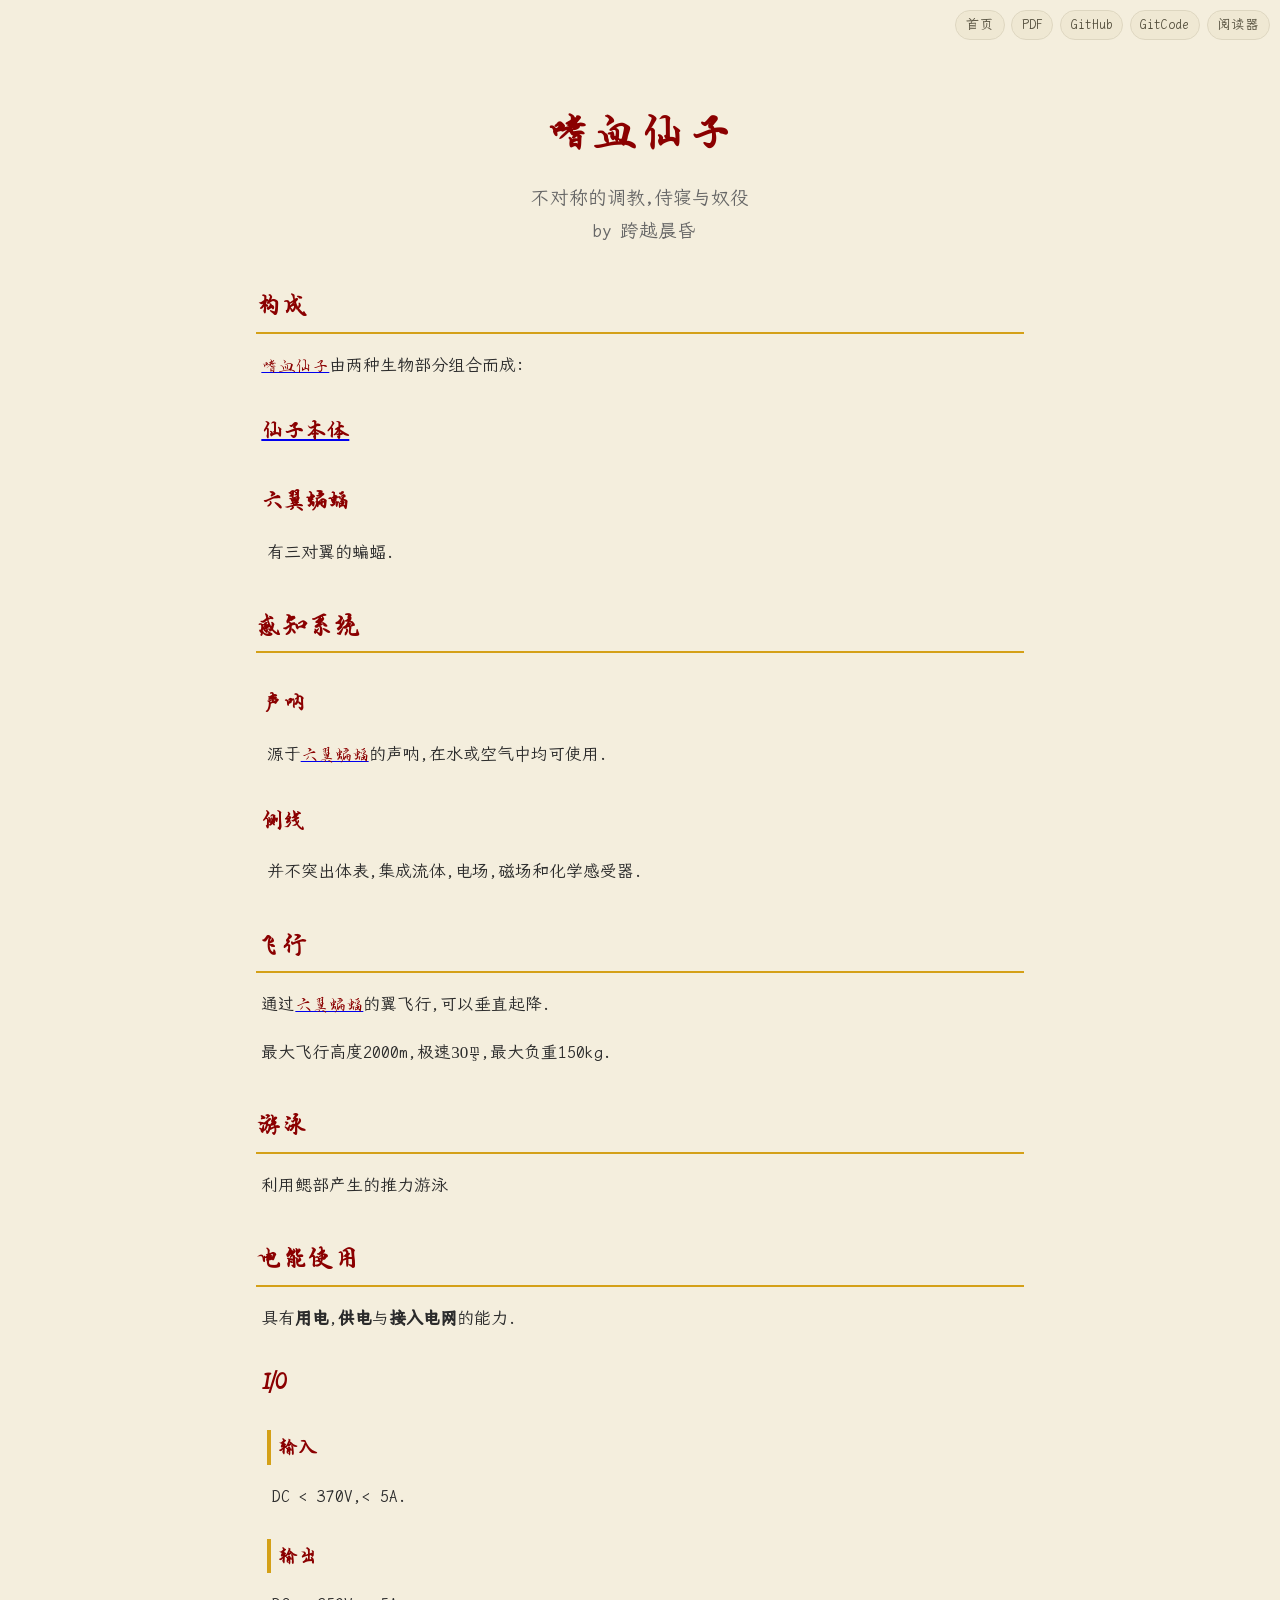
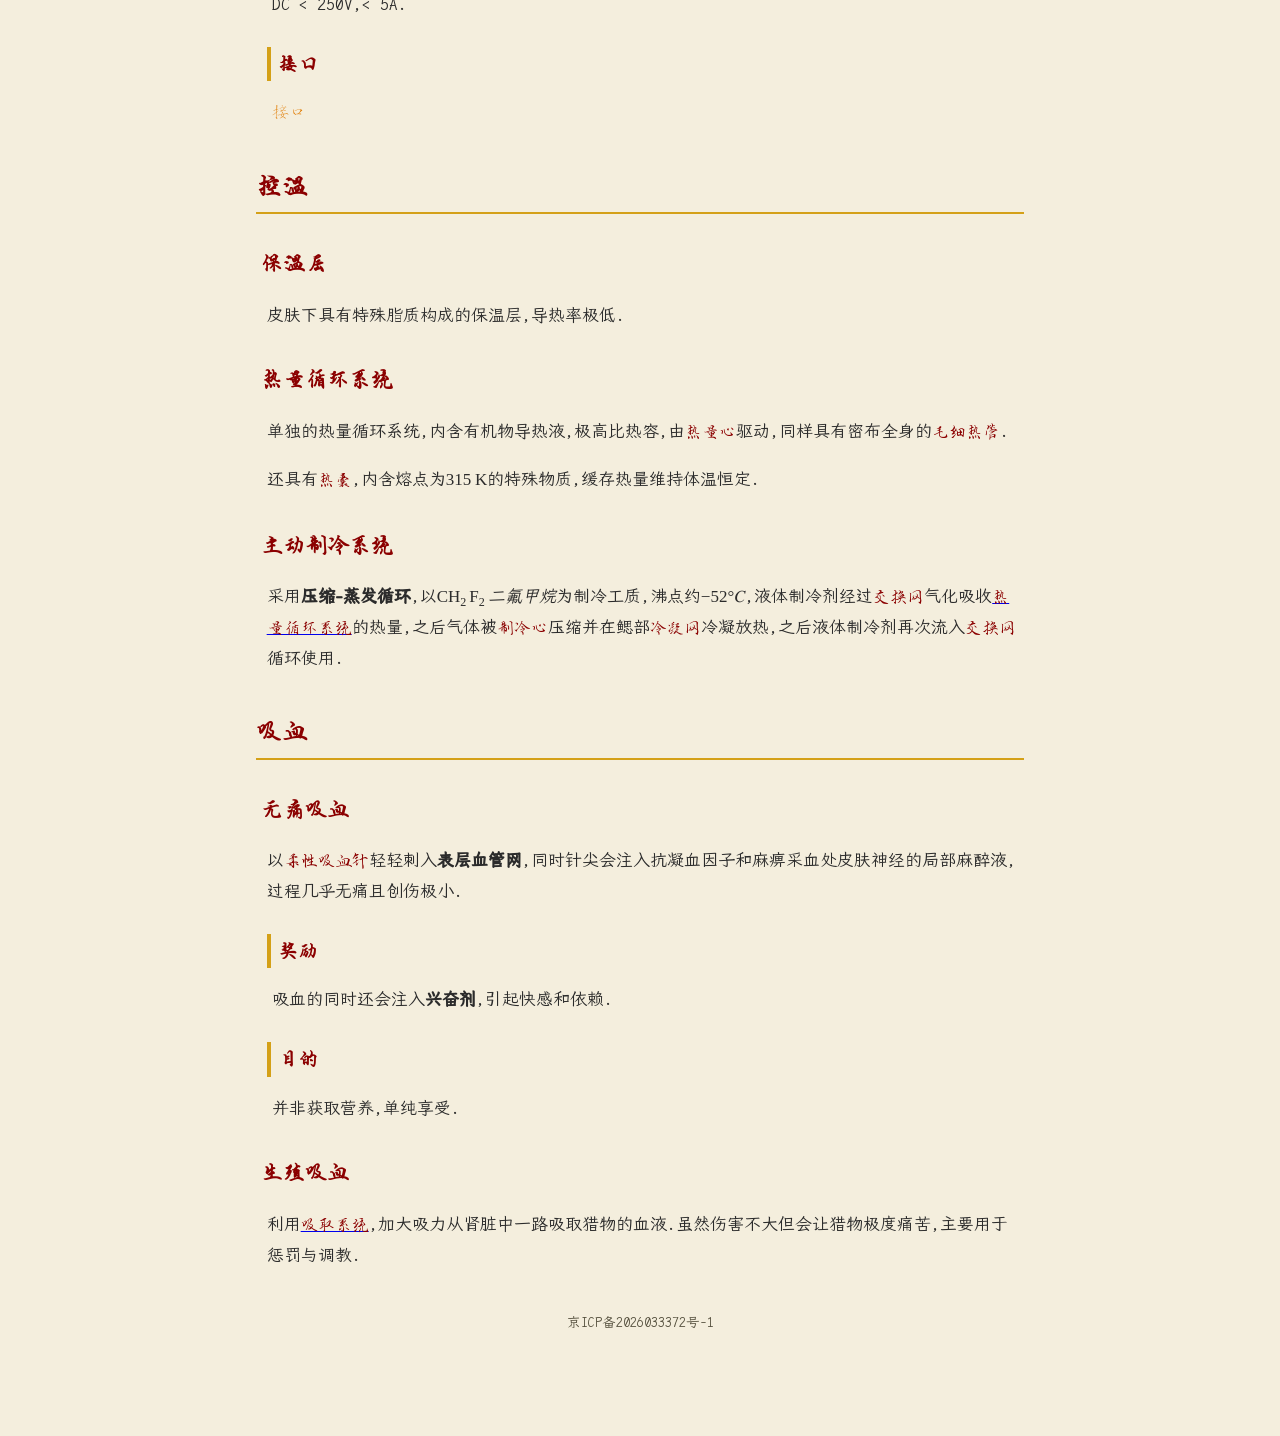
<file: 生物/仙子/嗜血仙子/index.html>
<!DOCTYPE html><html lang="zh"><head><meta charset="utf-8"><meta name="viewport" content="width=device-width, initial-scale=1"><title>嗜血仙子</title><meta name="authors" content="跨越晨昏"><style>/* Alignment */
mtable.right-align mtd,
mtable mtd.right-align,
mtable.left-align mtd.right-align,
mtable.aligned mtd:nth-child(odd) {
  justify-items: end;
  text-align: right;
}
mtable.cases mtd,
mtable.left-align mtd,
mtable mtd.left-align,
mtable.aligned mtd:nth-child(even),
math:is(:not([display])) > mtable.multiline-equation mtd {
  justify-items: start;
  text-align: left;
}
mtable.cases mtd,
mtable.aligned mtd,
mtable mtd.flushed,
mtable mtd.left-flush {
  padding-left: 0;
}
mtable.cases mtd,
mtable.aligned mtd,
mtable mtd.flushed,
mtable mtd.right-flush {
  padding-right: 0;
}

/* Tables */
mtable {
  math-style: inherit;
}
mtd {
  math-depth: auto-add;
  math-style: compact;
  math-shift: compact;
}

/* Equations */
mtable.multiline-equation mtd {
  math-depth: inherit;
  math-style: inherit;
  math-shift: inherit;
  padding: 0;
}
math > mtable.multiline-equation mtr:not(:last-child) mtd {
  padding-bottom: 0.5em;
}

/* Fractions */
mfrac {
  padding-inline: 0;
  margin-inline: 0.1em;
}

/* Accents */
mover[accent="true" i] > :first-child {
  font-feature-settings: "dtls";
}
mover.dotted[accent="true" i] > :first-child {
  font-feature-settings: "dtls" 0;
}

/* Other rules for scriptlevel, displaystyle and math-shift */
munder > :nth-child(2),
munderover > :nth-child(2) {
  math-shift: compact
}
munder[accentunder="true" i] > :not(:first-child),
mover[accent="true" i] > :not(:first-child) {
  math-depth: inherit;
  math-style: inherit;
  math-shift: inherit;
}</style></head><body><header class="uh-cover"><nav class="uh-site"><a class="uh-site-link" href="/" title="主文档">首页</a> <a class="uh-site-link" href="https://gitcode.com/CrossDark/UnderHell/releases/latest" title="下载 PDF(GitCode 最新发行版)" target="_blank">PDF</a> <a class="uh-site-link" href="https://github.com/kych-net/UnderHell" title="GitHub 仓库" target="_blank">GitHub</a> <a class="uh-site-link" href="https://gitcode.com/CrossDark/UnderHell" title="GitCode 仓库" target="_blank">GitCode</a> <a class="uh-site-link uh-reader-toggle" href="#uh-reader" title="阅读器:调整字号与字体">阅读器</a></nav><h1 class="uh-title">嗜血仙子</h1><p class="uh-subtitle">不对称的调教,侍寝与奴役<br><span style="white-space: pre-wrap">&#x20;</span>by 跨越晨昏</p></header><link rel="stylesheet" href="/assets/underhell.css">
<div style="margin-left: 0pt"><span style="display: block; font-variant-caps: small-caps"><h2>构成</h2></span></div><div style="margin-left: 4pt"><p><a href="/生物/仙子/#嗜血仙子"><span class="uh-element">嗜血仙子</span></a>由两种生物部分组合而成:</p></div><div style="margin-left: 4pt"><span style="display: block; font-variant-caps: small-caps"><h3><a href="/生物/仙子/#仙子本体"><span class="uh-element">仙子本体</span></a></h3></span></div><div id="六翼蝙蝠" style="margin-left: 4pt"><span style="display: block; font-variant-caps: small-caps"><h3>六翼蝙蝠</h3></span></div><div style="margin-left: 8pt"><p>有三对翼的蝙蝠.</p></div><div style="margin-left: 0pt"><span style="display: block; font-variant-caps: small-caps"><h2>感知系统</h2></span></div><div style="margin-left: 4pt"><span style="display: block; font-variant-caps: small-caps"><h3>声呐</h3></span></div><div style="margin-left: 8pt"><p>源于<a href="#六翼蝙蝠"><span class="uh-element">六翼蝙蝠</span></a>的声呐,在水或空气中均可使用.</p></div><div style="margin-left: 4pt"><span style="display: block; font-variant-caps: small-caps"><h3>侧线</h3></span></div><div style="margin-left: 8pt"><p>并不突出体表,集成流体,电场,磁场和化学感受器.</p></div><div style="margin-left: 0pt"><span style="display: block; font-variant-caps: small-caps"><h2>飞行</h2></span></div><div style="margin-left: 4pt"><p>通过<a href="#六翼蝙蝠"><span class="uh-element">六翼蝙蝠</span></a>的翼飞行,可以垂直起降.</p></div><div style="margin-left: 4pt"><p>最大飞行高度2000m,极速<math><mn>30</mn><mfrac><mtext>m</mtext><mtext>s</mtext></mfrac></math>,最大负重150kg.</p></div><div style="margin-left: 0pt"><span style="display: block; font-variant-caps: small-caps"><h2>游泳</h2></span></div><div style="margin-left: 4pt"><p>利用鳃部产生的推力游泳</p></div><div style="margin-left: 0pt"><span style="display: block; font-variant-caps: small-caps"><h2>电能使用</h2></span></div><div style="margin-left: 4pt"><p>具有<strong>用电</strong>,<strong>供电</strong>与<strong>接入电网</strong>的能力.</p></div><div style="margin-left: 4pt"><span style="display: block; font-variant-caps: small-caps"><h3>I/O</h3></span></div><div style="margin-left: 8pt"><span style="display: block; font-variant-caps: small-caps"><h4>输入</h4></span></div><div style="margin-left: 12pt"><p>DC &lt; 370V,&lt; 5A.</p></div><div style="margin-left: 8pt"><span style="display: block; font-variant-caps: small-caps"><h4>输出</h4></span></div><div style="margin-left: 12pt"><p>DC &lt; 250V,&lt; 5A.</p></div><div style="margin-left: 8pt"><span style="display: block; font-variant-caps: small-caps"><h4>接口</h4></span></div><div style="margin-left: 12pt"><p><span class="uh-todo" id="todo-1">接口</span></p></div><div style="margin-left: 0pt"><span style="display: block; font-variant-caps: small-caps"><h2>控温</h2></span></div><div style="margin-left: 4pt"><span style="display: block; font-variant-caps: small-caps"><h3>保温层</h3></span></div><div style="margin-left: 8pt"><p>皮肤下具有特殊脂质构成的保温层,导热率极低.</p></div><div id="仙子热量循环系统" style="margin-left: 4pt"><span style="display: block; font-variant-caps: small-caps"><h3>热量循环系统</h3></span></div><div style="margin-left: 8pt"><p>单独的热量循环系统,内含有机物导热液,极高比热容,由<span class="uh-element" title="未定义">热量心</span>驱动,同样具有密布全身的<span class="uh-element" title="未定义">毛细热管</span>.</p></div><div style="margin-left: 8pt"><p>还具有<span class="uh-element" title="未定义">热囊</span>,内含熔点为<math><mn>315</mn><mspace width="0.2222em"/><mtext>K</mtext></math>的特殊物质,缓存热量维持体温恒定.</p></div><div style="margin-left: 4pt"><span style="display: block; font-variant-caps: small-caps"><h3>主动制冷系统</h3></span></div><div style="margin-left: 8pt"><p>采用<strong>压缩-蒸发循环</strong>,以<strong><math><msub><mtext>CH</mtext><mn>2</mn></msub><msub><mtext>F</mtext><mn>2</mn></msub></math></strong><em>二氟甲烷</em>为制冷工质,沸点约<strong><math><mo>−</mo><mn>52</mn><mi>°</mi><mi>𝐶</mi></math></strong>,液体制冷剂经过<span class="uh-element" title="未定义">交换网</span>气化吸收<a href="#仙子热量循环系统"><span class="uh-element">热量循环系统</span></a>的热量,之后气体被<span class="uh-element" title="未定义">制冷心</span>压缩并在鳃部<span class="uh-element" title="未定义">冷凝网</span>冷凝放热,之后液体制冷剂再次流入<span class="uh-element" title="未定义">交换网</span>循环使用.</p></div><div style="margin-left: 0pt"><span style="display: block; font-variant-caps: small-caps"><h2>吸血</h2></span></div><div style="margin-left: 4pt"><span style="display: block; font-variant-caps: small-caps"><h3>无痛吸血</h3></span></div><div style="margin-left: 8pt"><p>以<span class="uh-element" title="未定义">柔性吸血针</span>轻轻刺入<strong>表层血管网</strong>,同时针尖会注入抗凝血因子和麻痹采血处皮肤神经的局部麻醉液,过程几乎无痛且创伤极小.</p></div><div style="margin-left: 8pt"><span style="display: block; font-variant-caps: small-caps"><h4>奖励</h4></span></div><div style="margin-left: 12pt"><p>吸血的同时还会注入<strong>兴奋剂</strong>,引起快感和依赖.</p></div><div style="margin-left: 8pt"><span style="display: block; font-variant-caps: small-caps"><h4>目的</h4></span></div><div style="margin-left: 12pt"><p>并非获取营养,单纯享受.</p></div><div style="margin-left: 4pt"><span style="display: block; font-variant-caps: small-caps"><h3>生殖吸血</h3></span></div><div style="margin-left: 8pt"><p>利用<a href="/生物/仙子/#吸取系统"><span class="uh-element">吸取系统</span></a>,加大吸力从肾脏中一路吸取猎物的血液.虽然伤害不大但会让猎物极度痛苦,主要用于惩罚与调教.</p></div><footer class="uh-icp"><a href="https://beian.miit.gov.cn/" target="_blank">京ICP备2026033372号-1</a></footer><div class="uh-reader" id="uh-reader"><a class="uh-reader-backdrop" href="#uh-reader-off" title="关闭"></a><div class="uh-reader-panel"><div class="uh-reader-head">阅读设置 <a class="uh-reader-close" href="#uh-reader-off" title="关闭">✕</a></div><div class="uh-reader-row"><span class="uh-reader-label">字号</span> <label class="uh-reader-opt"><input type="radio" name="uh-fs" id="uh-fs-0"> 小</label> <label class="uh-reader-opt"><input type="radio" name="uh-fs" id="uh-fs-1" checked="checked"> 中</label> <label class="uh-reader-opt"><input type="radio" name="uh-fs" id="uh-fs-2"> 大</label> <label class="uh-reader-opt"><input type="radio" name="uh-fs" id="uh-fs-3"> 特大</label></div><div class="uh-reader-row"><span class="uh-reader-label">字体</span> <label class="uh-reader-opt"><input type="radio" name="uh-ft" id="uh-ft-0" checked="checked"> 楷体</label> <label class="uh-reader-opt"><input type="radio" name="uh-ft" id="uh-ft-1"> 宋体</label> <label class="uh-reader-opt"><input type="radio" name="uh-ft" id="uh-ft-2"> 黑体</label></div></div></div></body></html>
<script>(function(){var uhTocToggle=1;document.addEventListener('click', function(e){var head = e.target.closest('.uh-toc-head');if (head) {var toc = head.closest('.uh-toc');toc.classList.toggle('uh-open');head.setAttribute('aria-expanded', toc.classList.contains('uh-open'));return;}var tr = e.target.closest('.uh-comment-trigger');if (tr) {var panel = tr.nextElementSibling;if (panel) panel.classList.toggle('uh-open');}});})();</script>
</file>
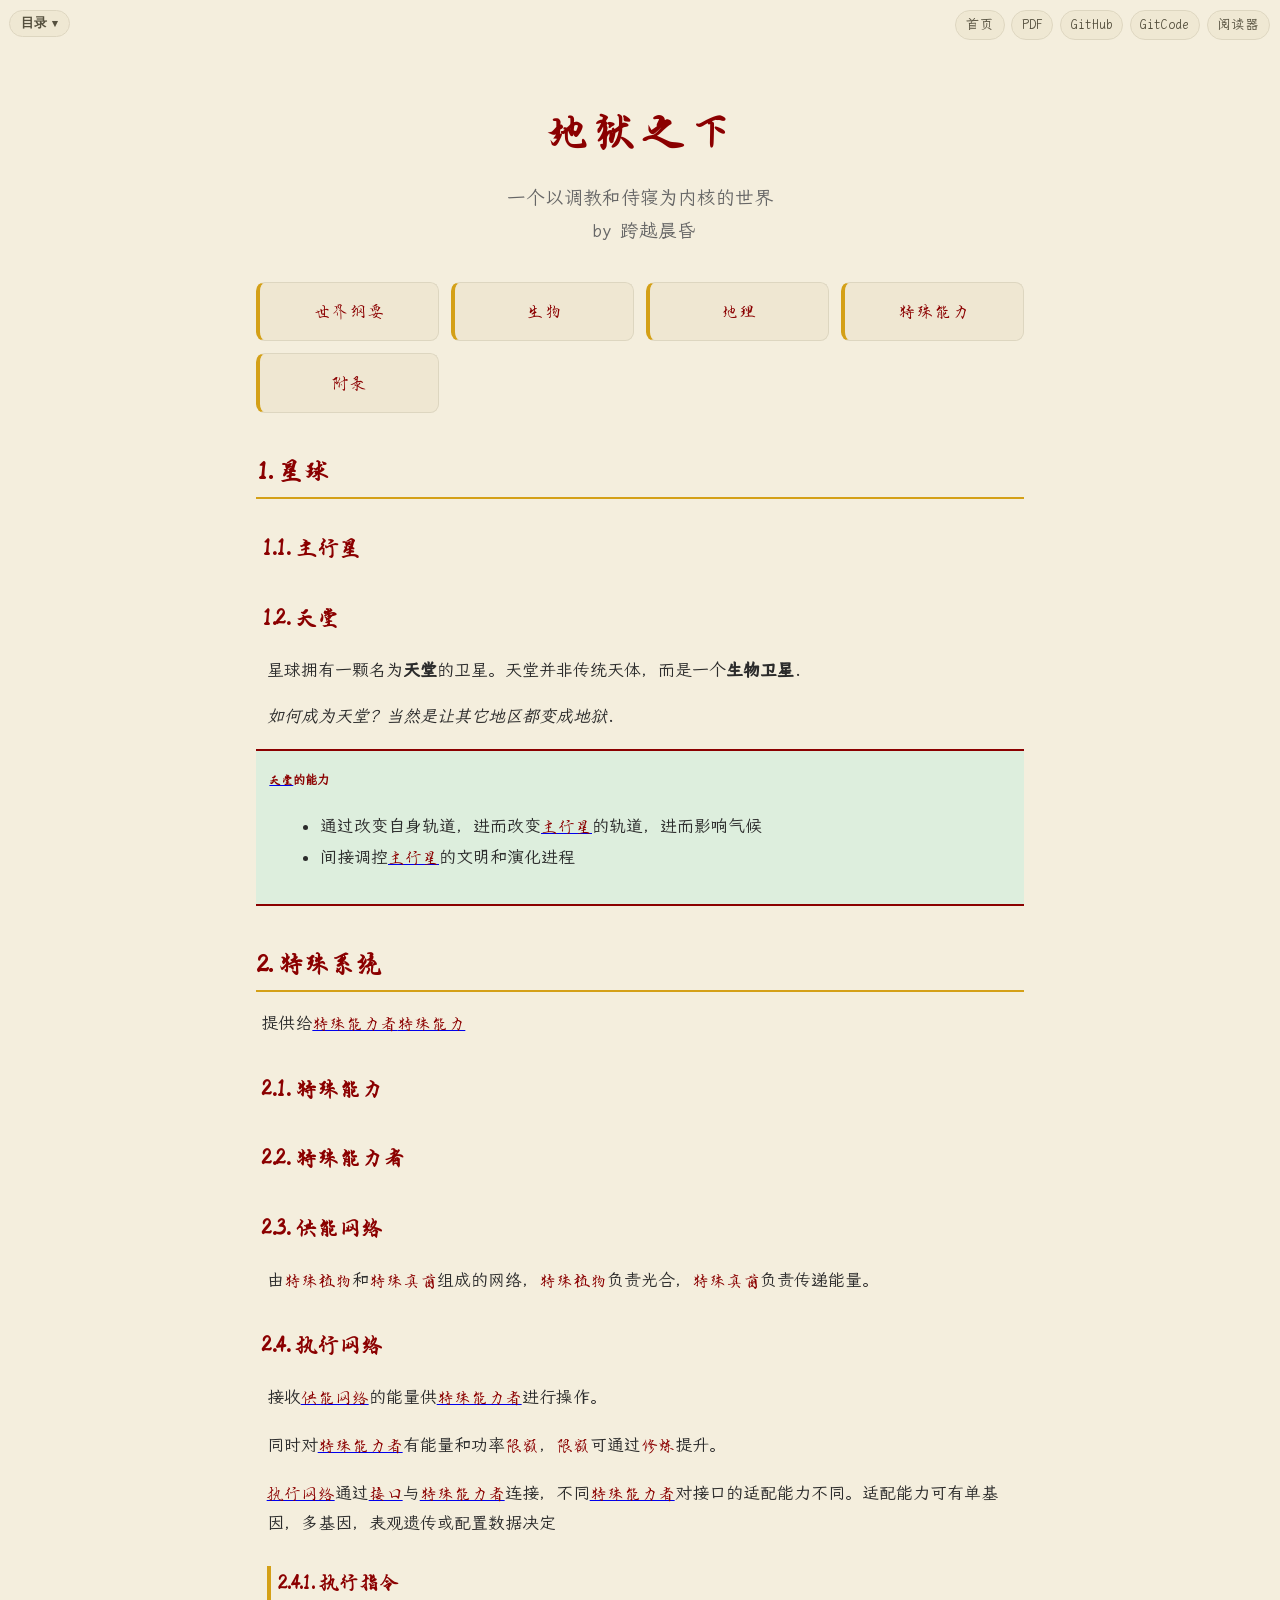
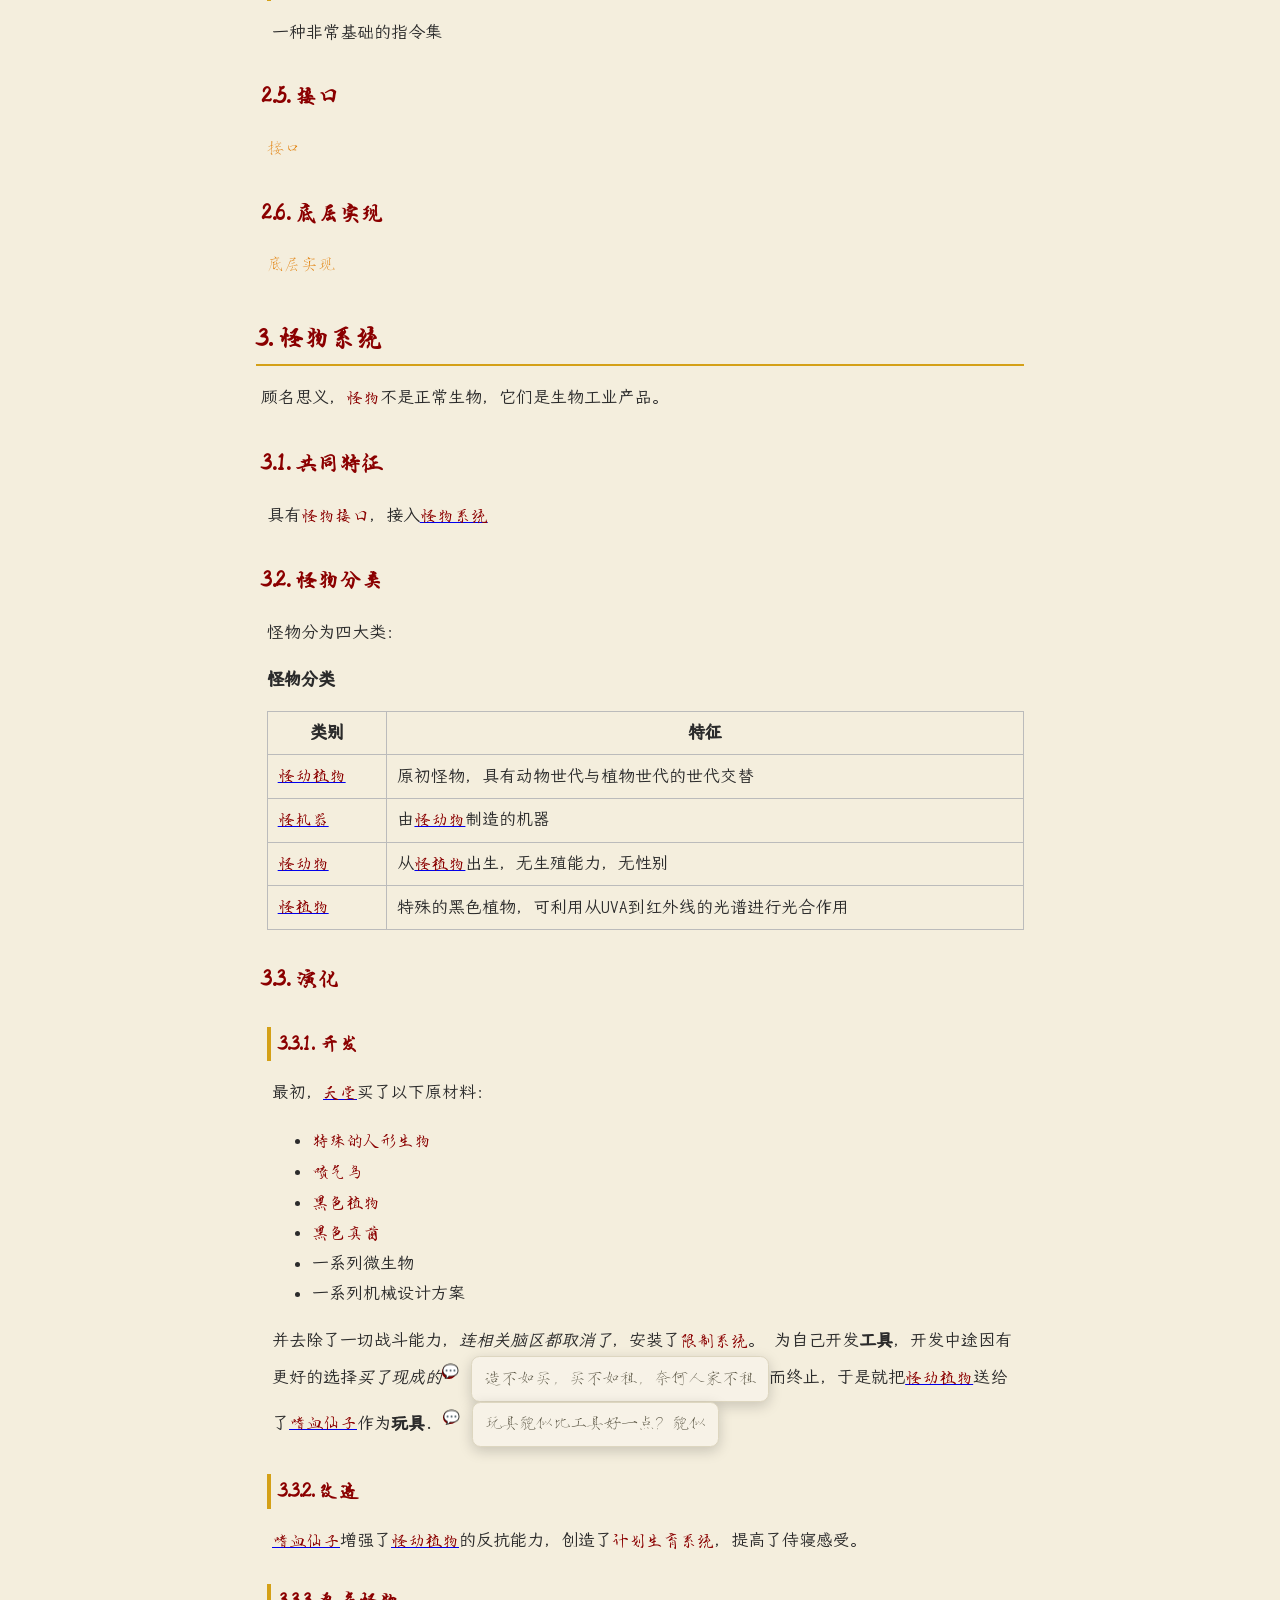
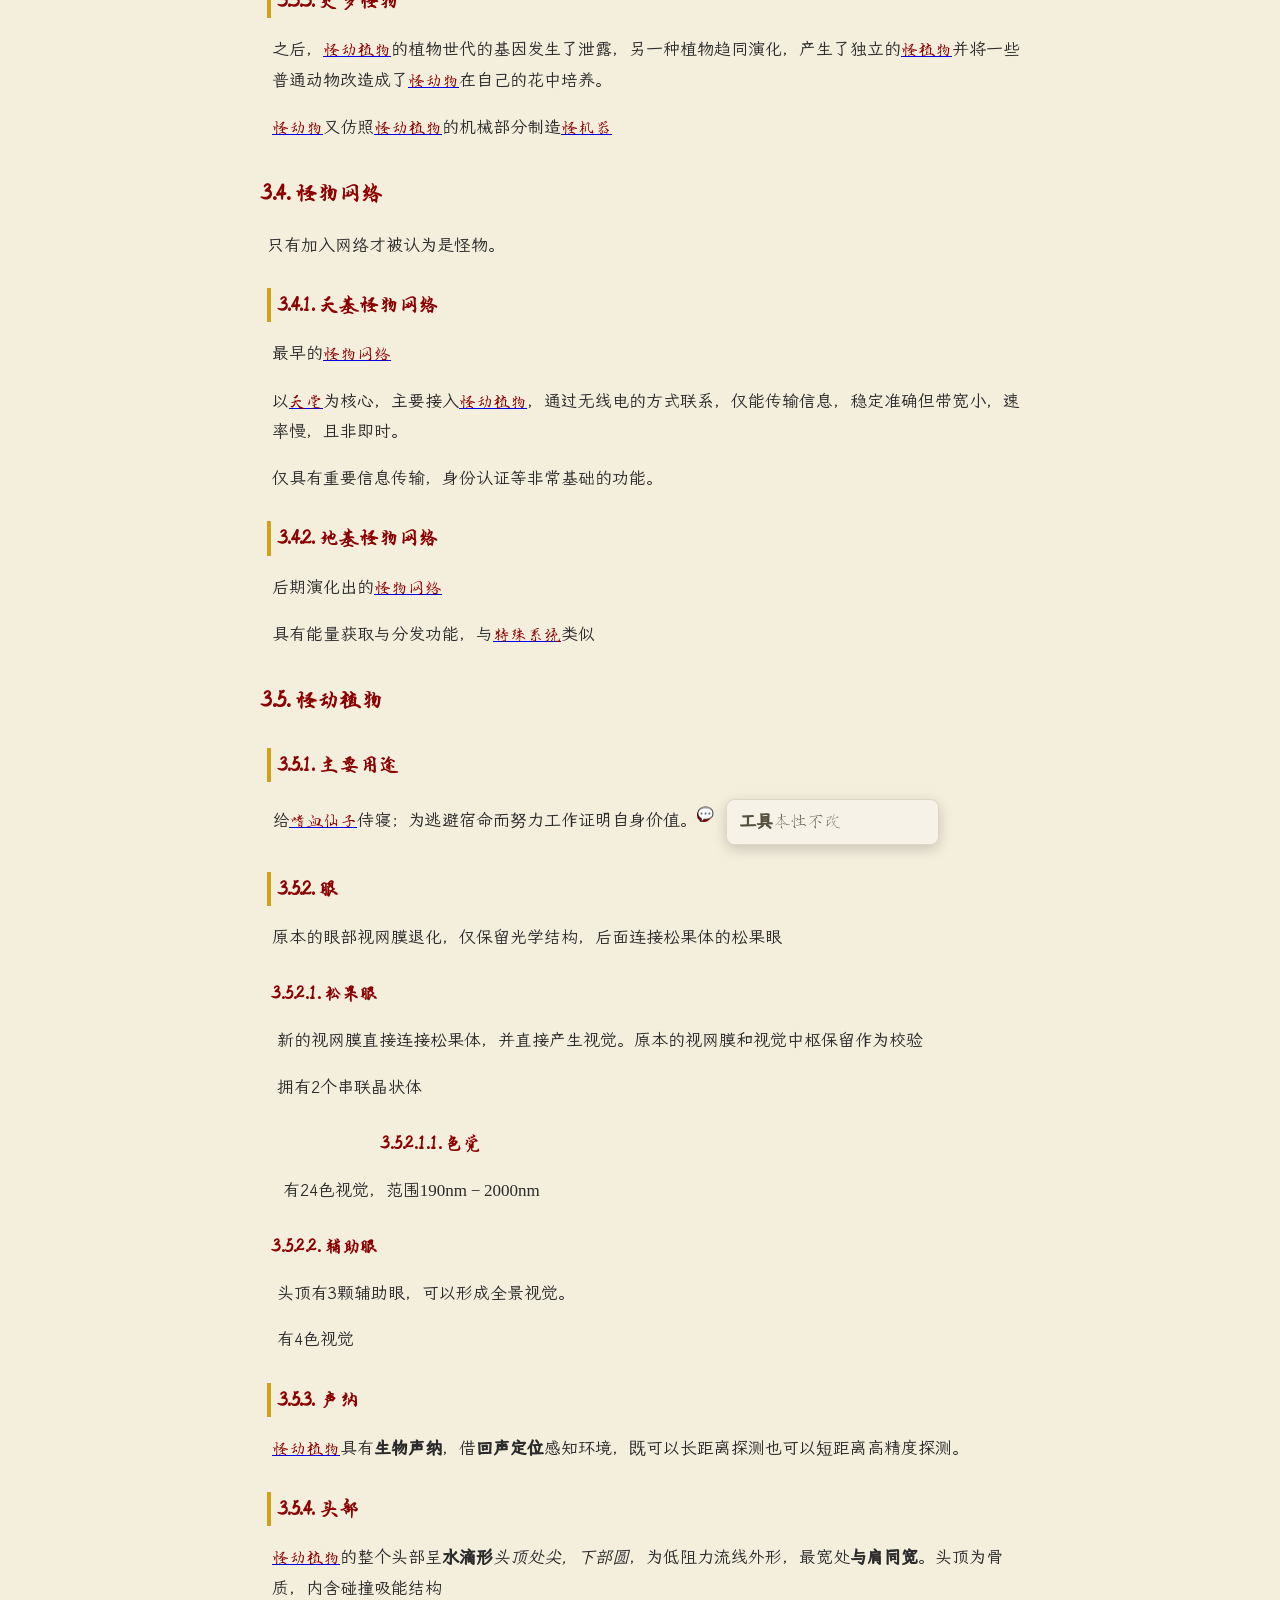
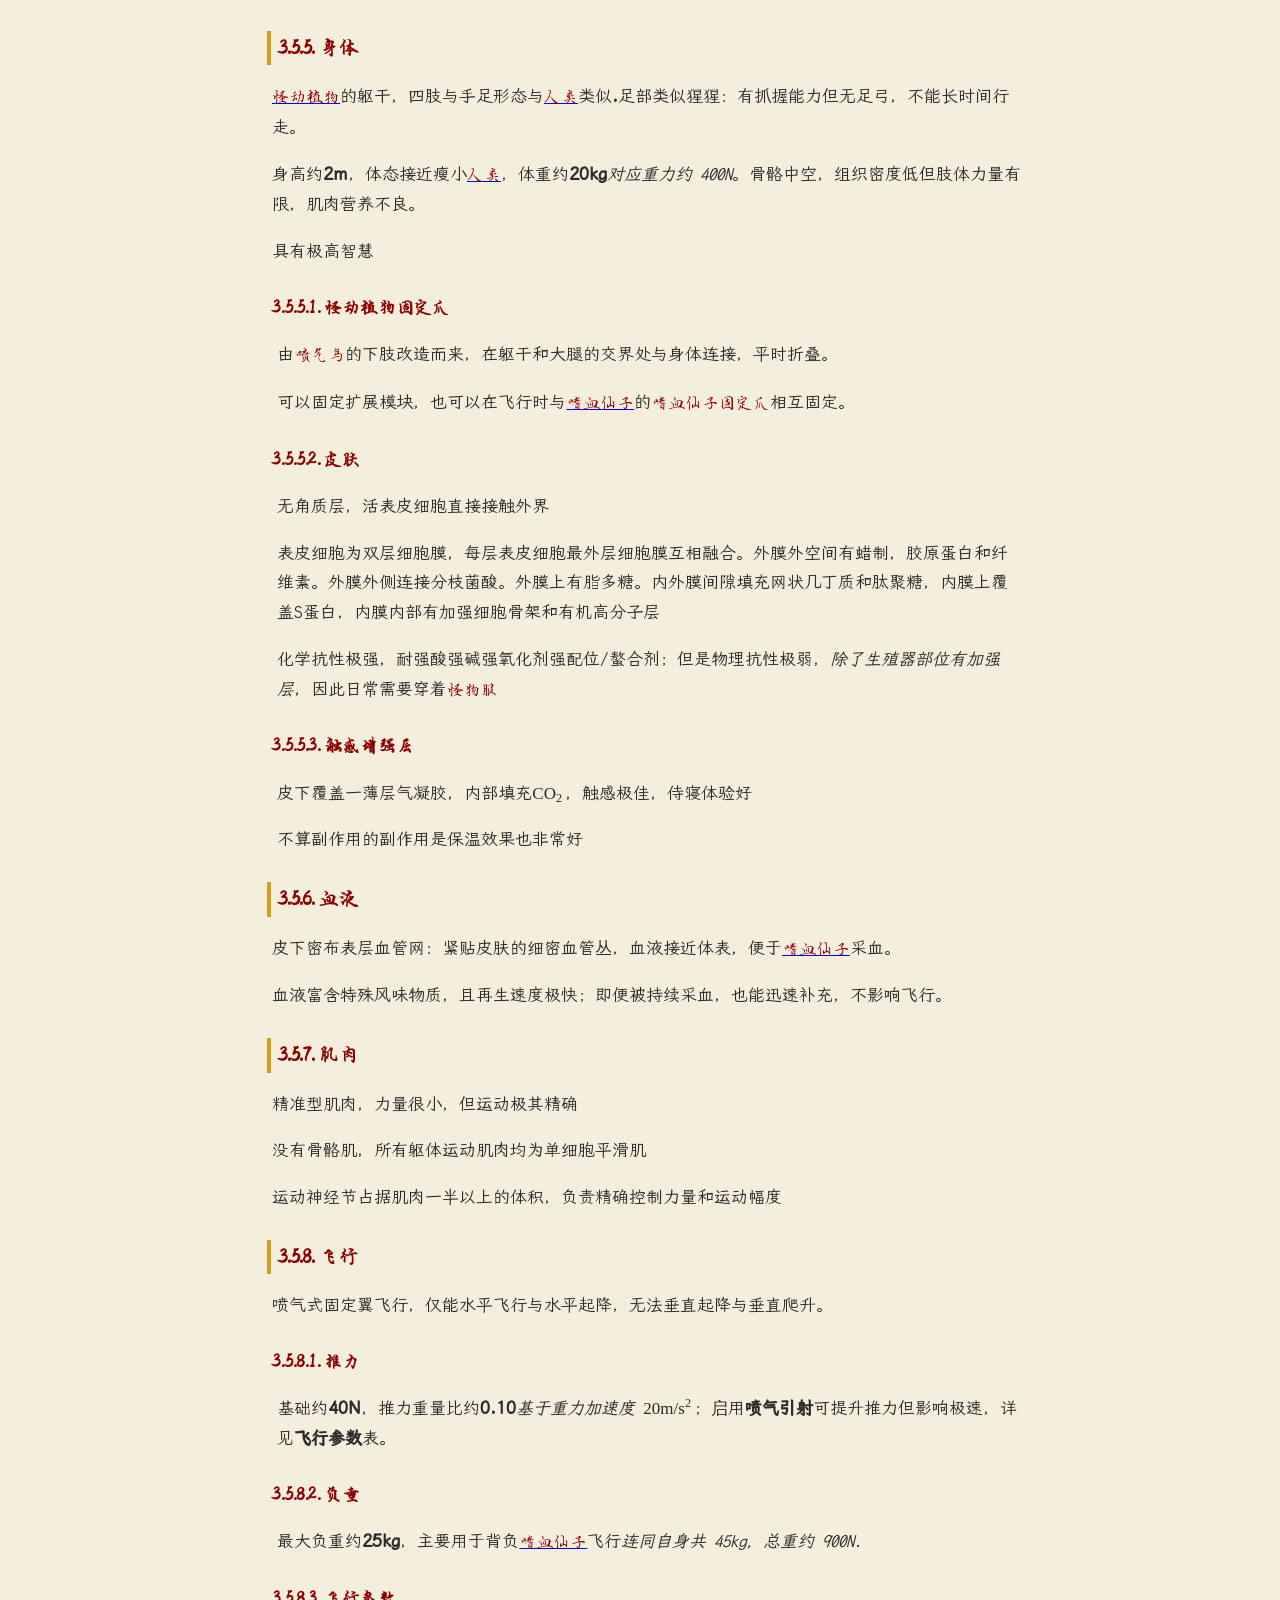
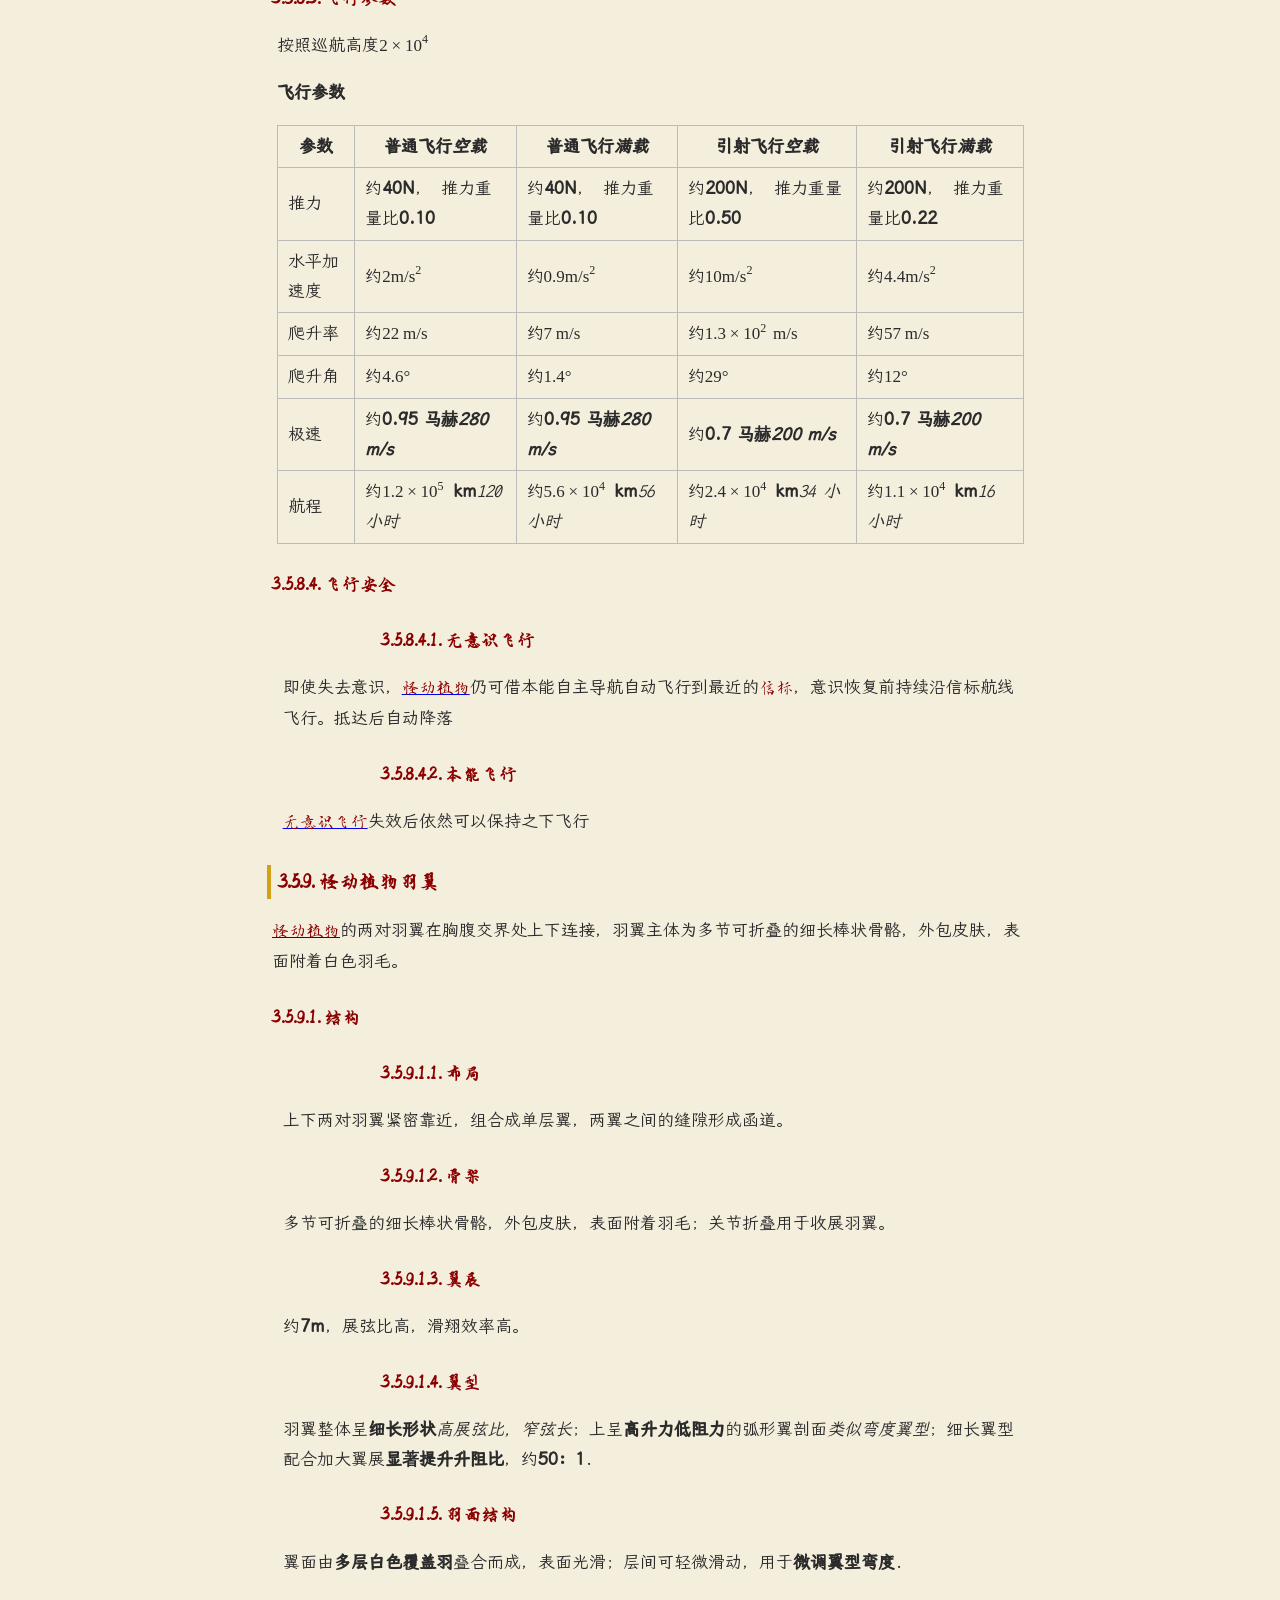
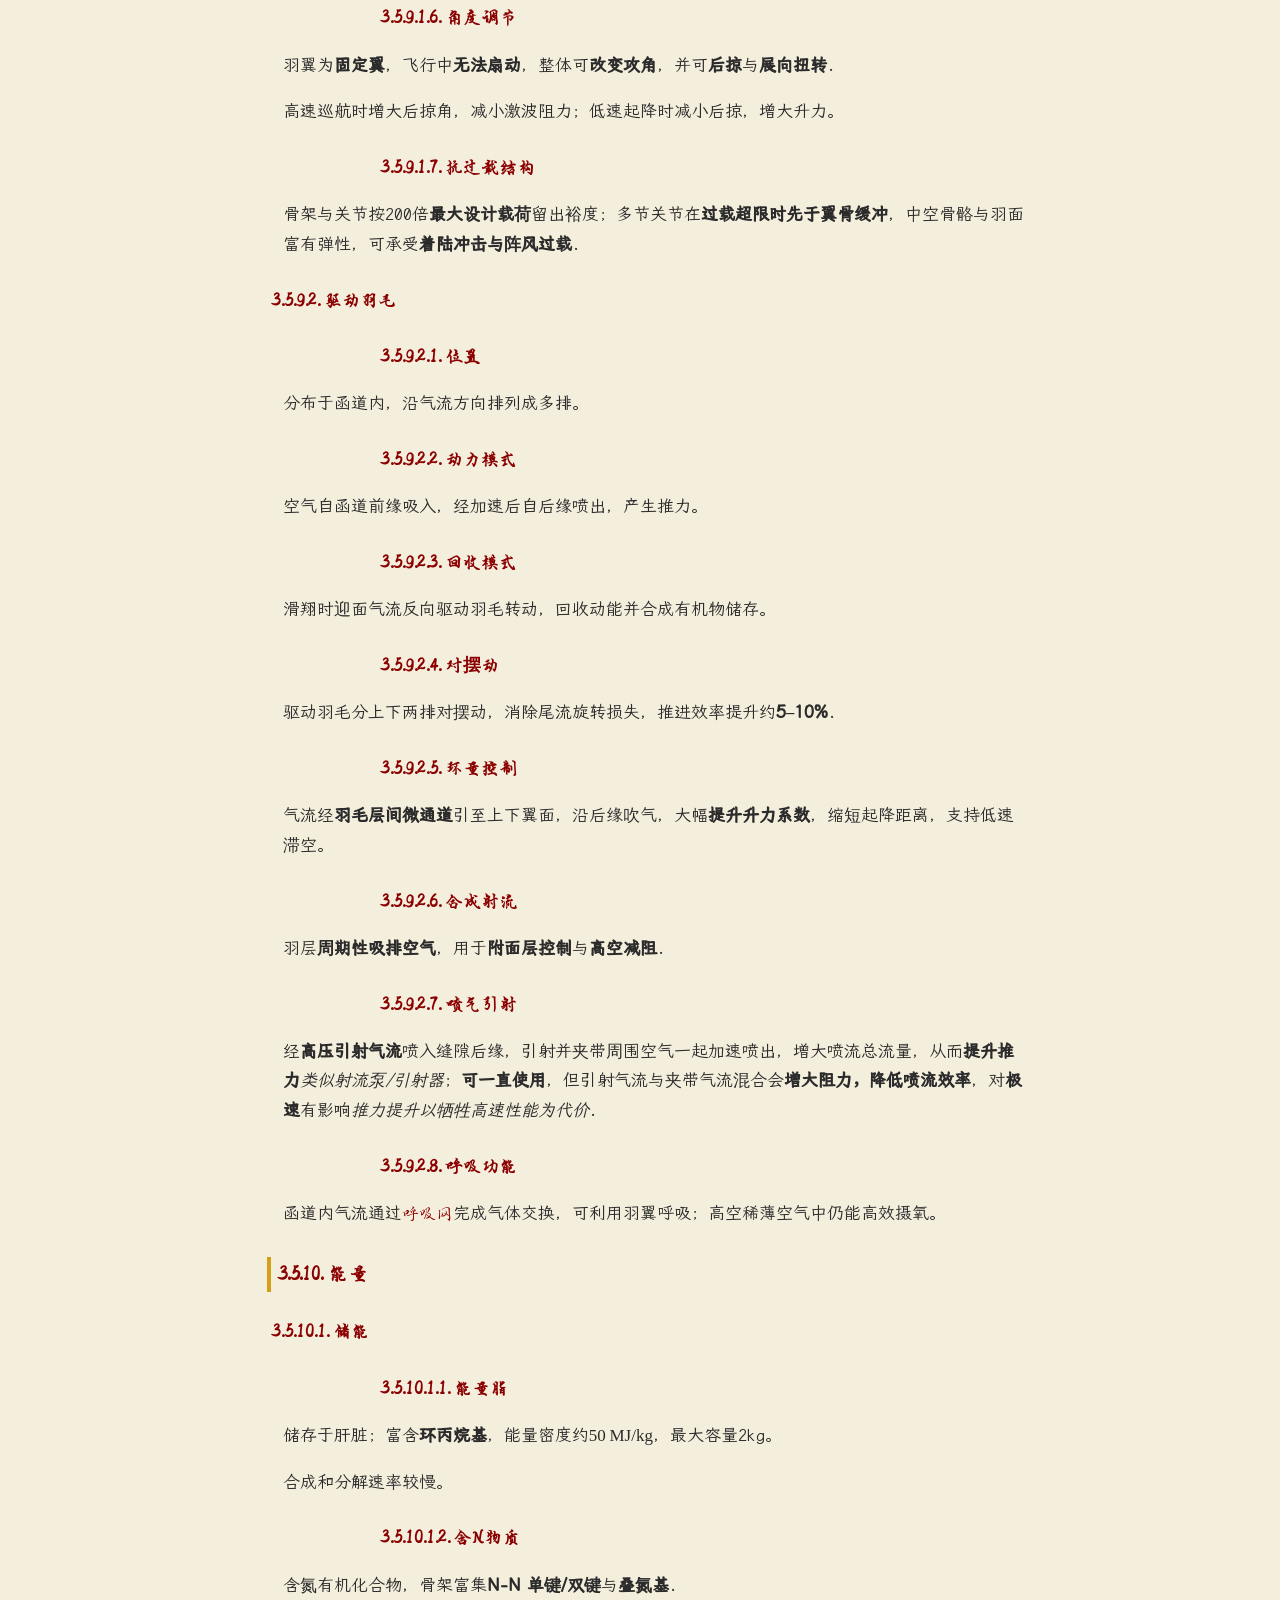
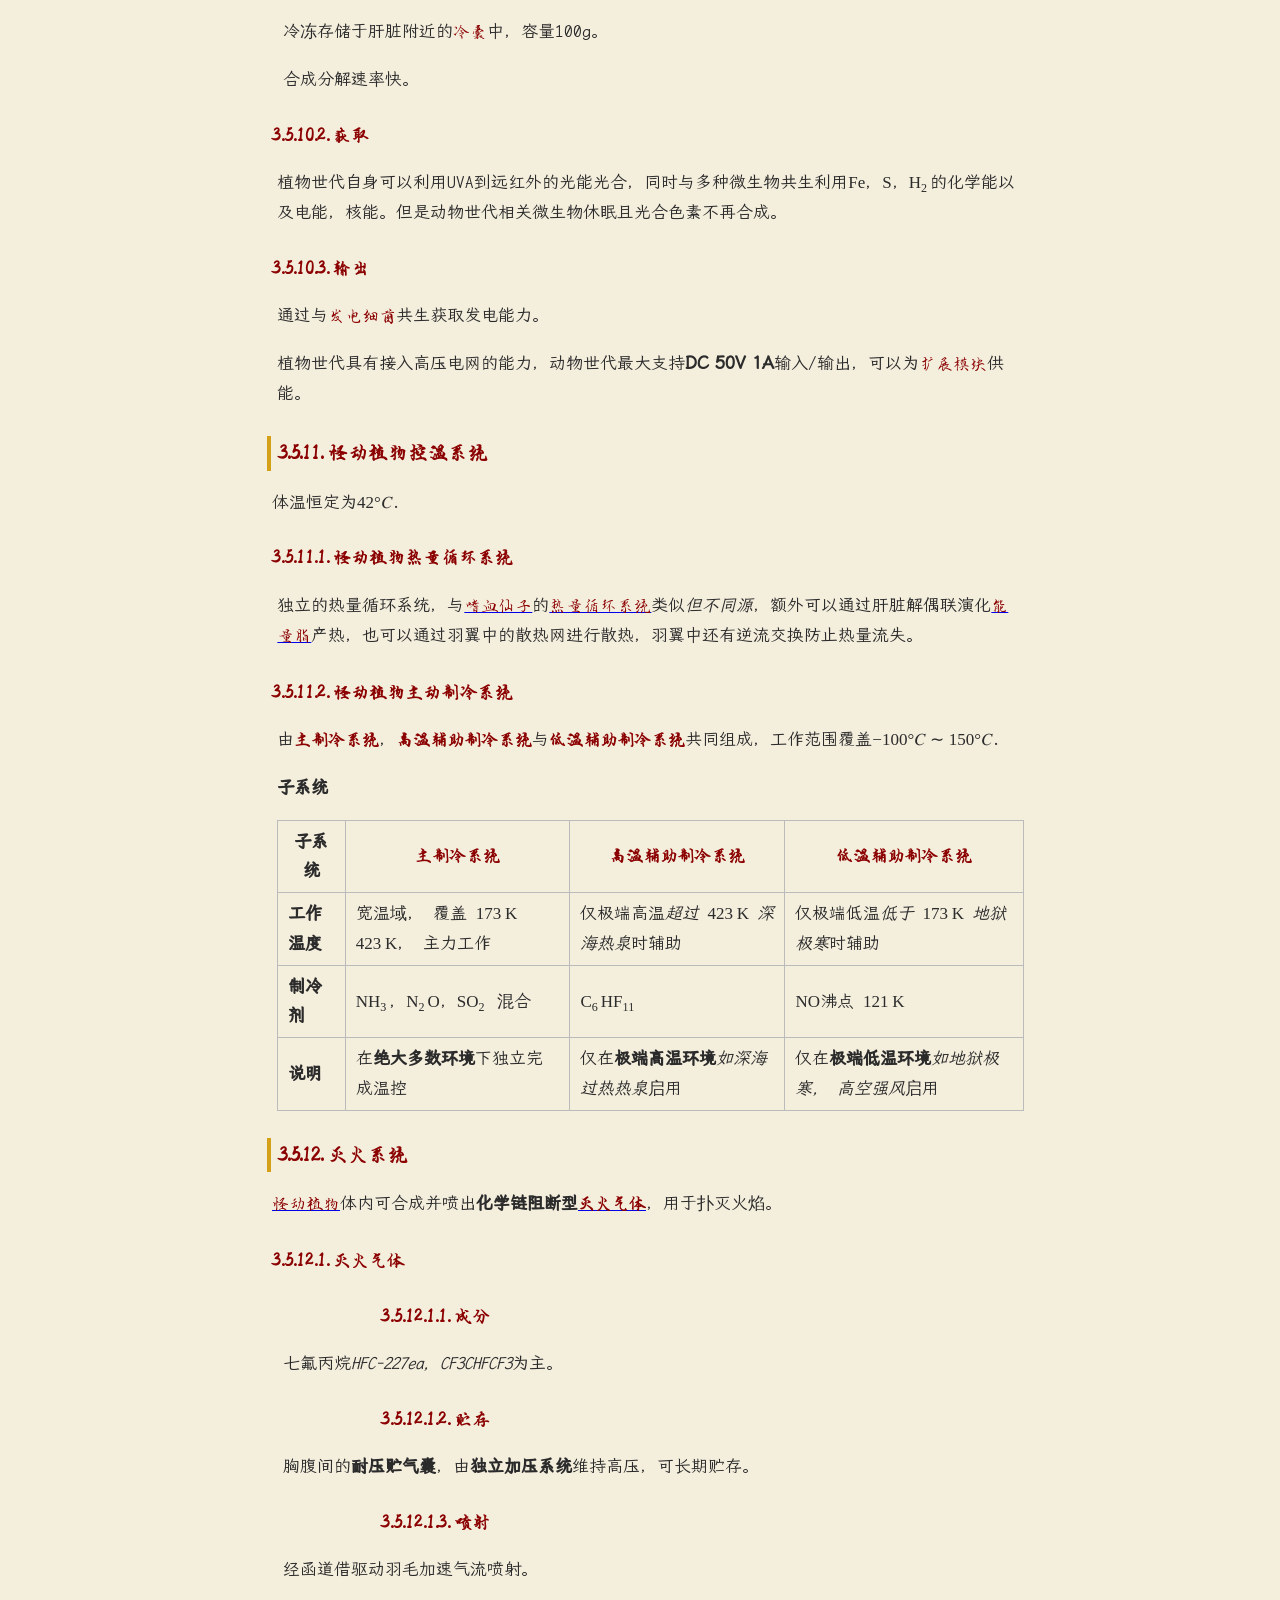
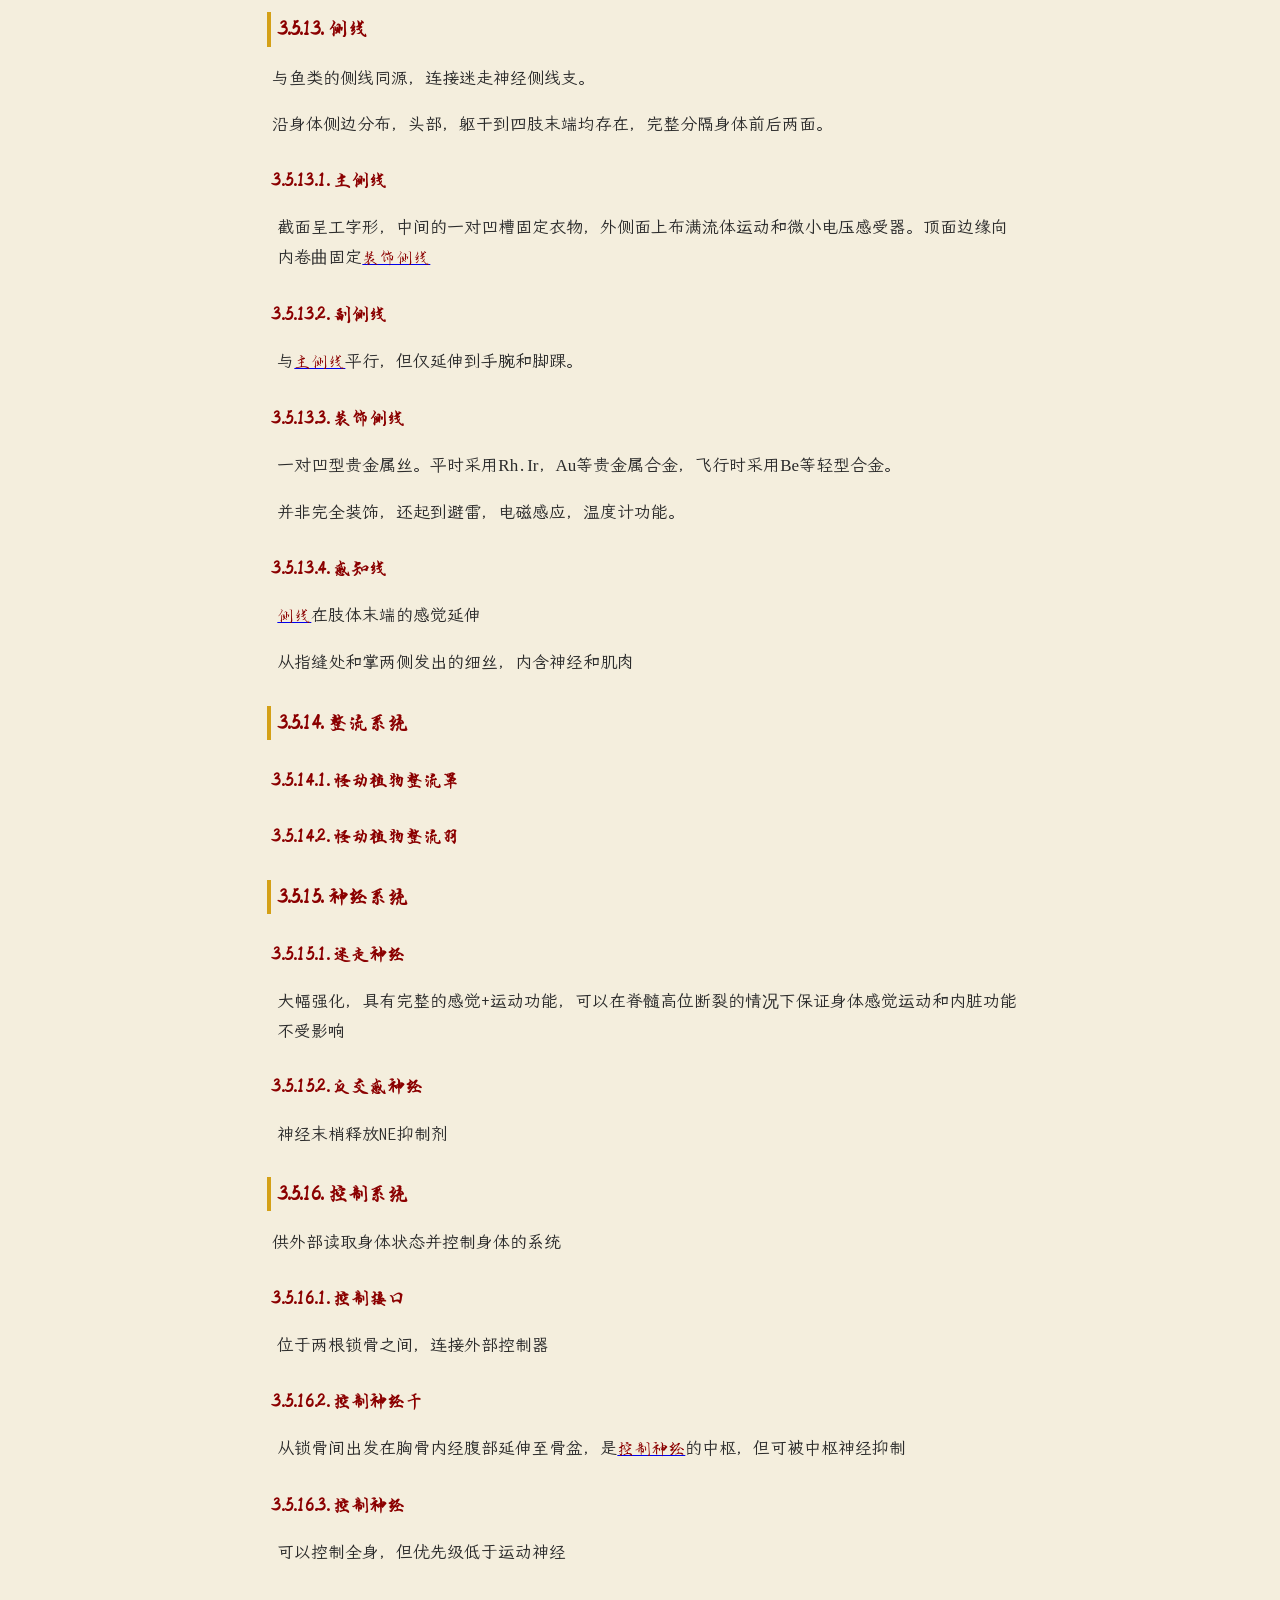
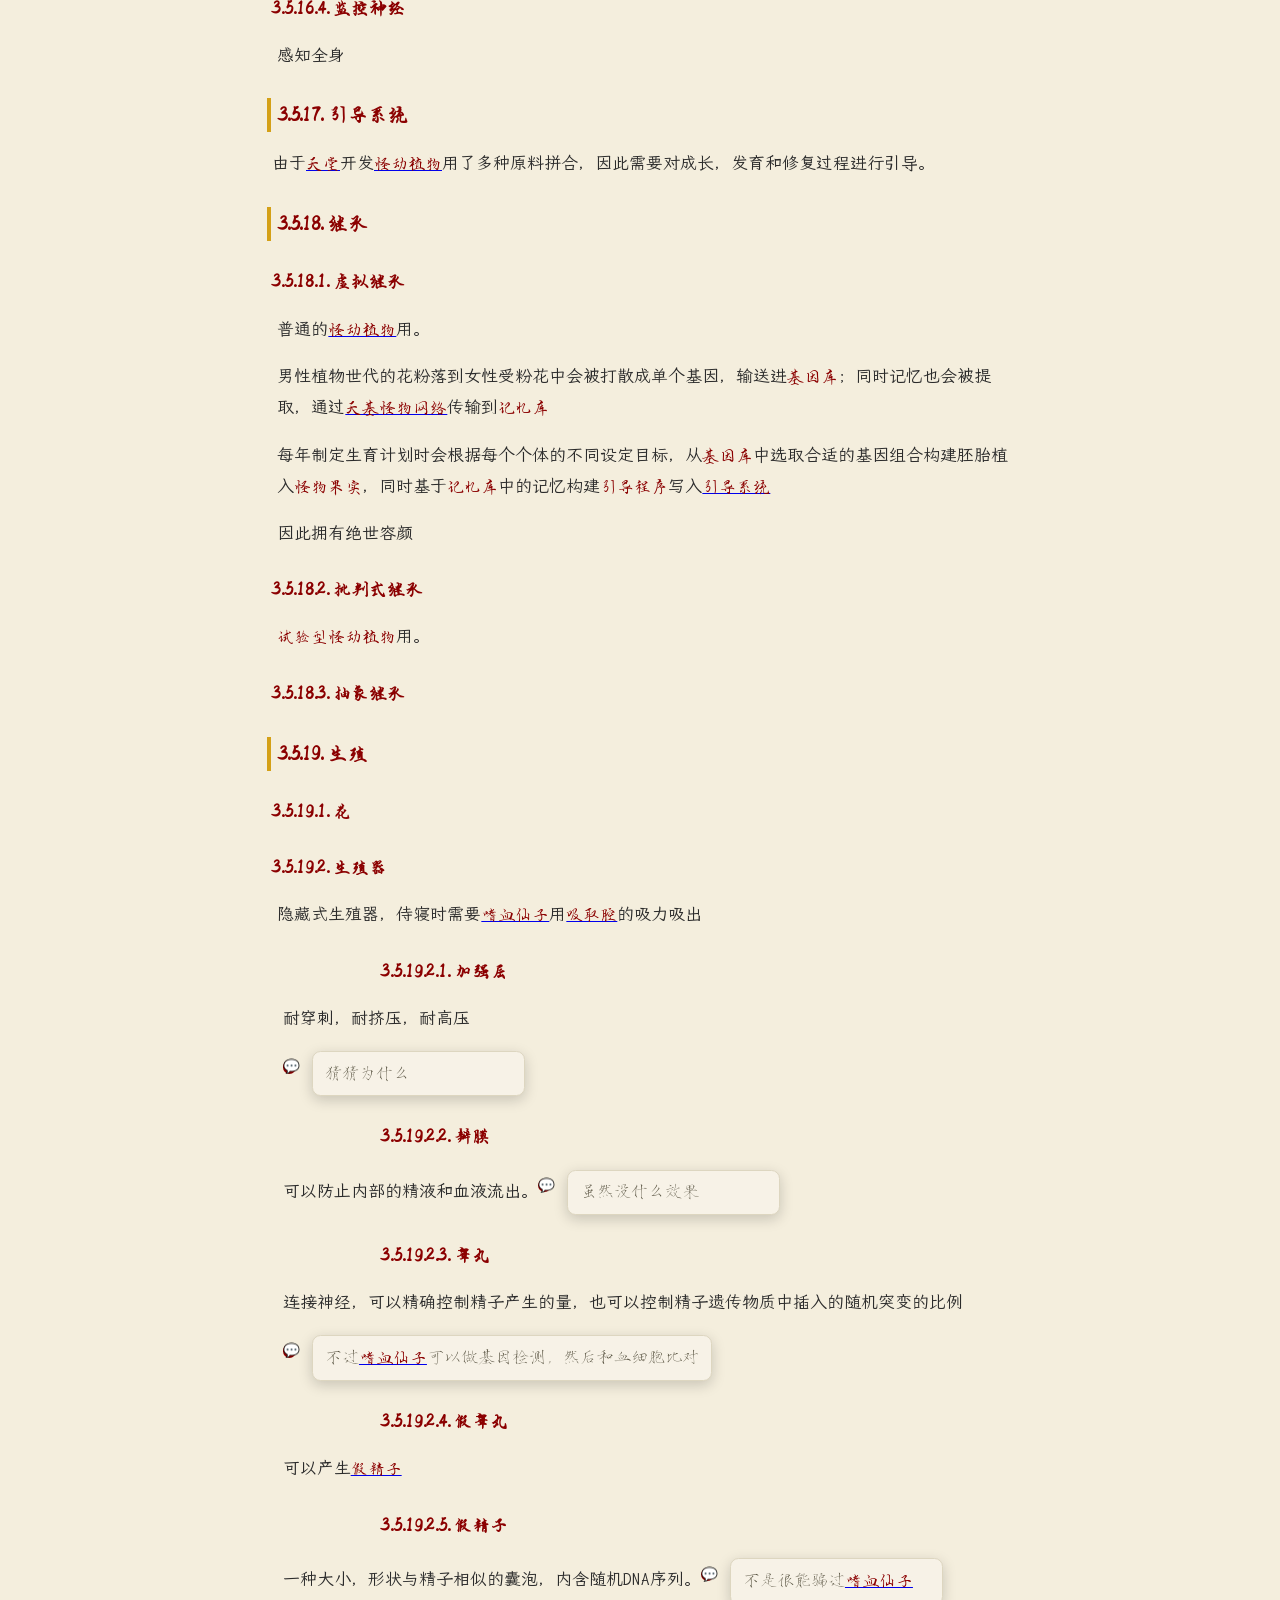
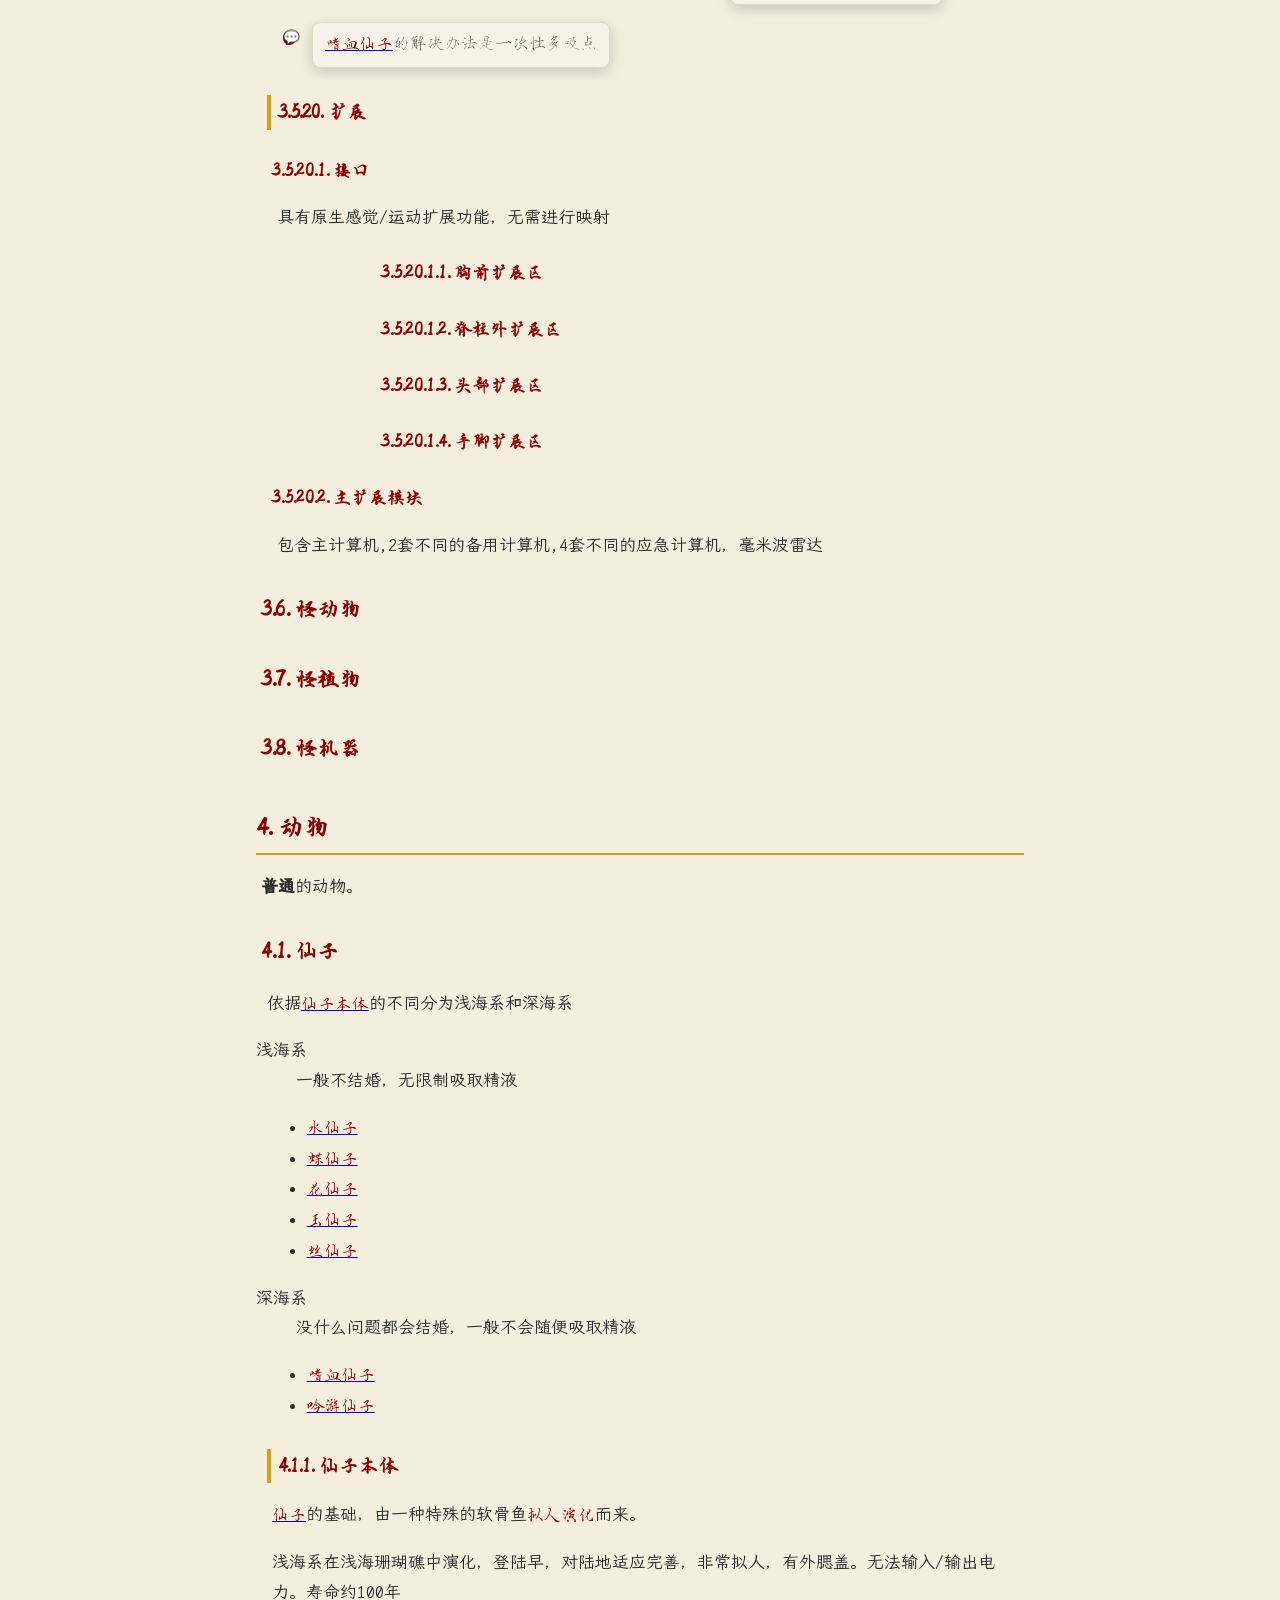
<file: 地狱之下.html>
<!DOCTYPE html><html lang="zh"><head><meta charset="utf-8"><meta name="viewport" content="width=device-width, initial-scale=1"><title>地狱之下</title><meta name="authors" content="跨越晨昏"><style>/* Alignment */
mtable.right-align mtd,
mtable mtd.right-align,
mtable.left-align mtd.right-align,
mtable.aligned mtd:nth-child(odd) {
  justify-items: end;
  text-align: right;
}
mtable.cases mtd,
mtable.left-align mtd,
mtable mtd.left-align,
mtable.aligned mtd:nth-child(even),
math:is(:not([display])) > mtable.multiline-equation mtd {
  justify-items: start;
  text-align: left;
}
mtable.cases mtd,
mtable.aligned mtd,
mtable mtd.flushed,
mtable mtd.left-flush {
  padding-left: 0;
}
mtable.cases mtd,
mtable.aligned mtd,
mtable mtd.flushed,
mtable mtd.right-flush {
  padding-right: 0;
}

/* Tables */
mtable {
  math-style: inherit;
}
mtd {
  math-depth: auto-add;
  math-style: compact;
  math-shift: compact;
}

/* Equations */
mtable.multiline-equation mtd {
  math-depth: inherit;
  math-style: inherit;
  math-shift: inherit;
  padding: 0;
}
math > mtable.multiline-equation mtr:not(:last-child) mtd {
  padding-bottom: 0.5em;
}

/* Fractions */
mfrac {
  padding-inline: 0;
  margin-inline: 0.1em;
}

/* Accents */
mover[accent="true" i] > :first-child {
  font-feature-settings: "dtls";
}
mover.dotted[accent="true" i] > :first-child {
  font-feature-settings: "dtls" 0;
}

/* Other rules for scriptlevel, displaystyle and math-shift */
munder > :nth-child(2),
munderover > :nth-child(2) {
  math-shift: compact
}
munder[accentunder="true" i] > :not(:first-child),
mover[accent="true" i] > :not(:first-child) {
  math-depth: inherit;
  math-style: inherit;
  math-shift: inherit;
}</style></head><body><header class="uh-cover"><nav class="uh-site"><a class="uh-site-link" href="/" title="主文档">首页</a> <a class="uh-site-link" href="https://gitcode.com/CrossDark/UnderHell/releases/latest" title="下载 PDF(GitCode 最新发行版)" target="_blank">PDF</a> <a class="uh-site-link" href="https://github.com/kych-net/UnderHell" title="GitHub 仓库" target="_blank">GitHub</a> <a class="uh-site-link" href="https://gitcode.com/CrossDark/UnderHell" title="GitCode 仓库" target="_blank">GitCode</a> <a class="uh-site-link uh-reader-toggle" href="#uh-reader" title="阅读器:调整字号与字体">阅读器</a></nav><h1 class="uh-title">地狱之下</h1><p class="uh-subtitle">一个以调教和侍寝为内核的世界<br><span style="white-space: pre-wrap">&#x20;</span>by 跨越晨昏</p></header><link rel="stylesheet" href="/assets/underhell.css"><nav class="uh-navcards"><a class="uh-navcard" href="/世界纲要/">世界纲要</a> <a class="uh-navcard" href="/生物/">生物</a> <a class="uh-navcard" href="/地理/">地理</a> <a class="uh-navcard" href="/特殊能力/">特殊能力</a> <a class="uh-navcard" href="/附录/">附录</a></nav><aside class="uh-toc"><button class="uh-toc-head" aria-expanded="false">目录</button><div class="uh-toc-body"><nav role="doc-toc"><div style="margin-left: 0pt"><span style="display: block; font-variant-caps: small-caps"><h2>目录</h2></span></div><ol style="list-style-type: none"><li><div><a href="#loc-1"><span class="prefix">1.</span> 星球</a></div><ol style="list-style-type: none"><li><a href="#主行星"><span class="prefix">1.1.</span> 主行星</a></li><li><a href="#天堂"><span class="prefix">1.2.</span> 天堂</a></li></ol></li><li><div><a href="#特殊系统"><span class="prefix">2.</span> 特殊系统</a></div><ol style="list-style-type: none"><li><a href="#特殊能力"><span class="prefix">2.1.</span> 特殊能力</a></li><li><a href="#特殊能力者"><span class="prefix">2.2.</span> 特殊能力者</a></li><li><a href="#供能网络"><span class="prefix">2.3.</span> 供能网络</a></li><li><div><a href="#执行网络"><span class="prefix">2.4.</span> 执行网络</a></div><ol style="list-style-type: none"><li><a href="#执行指令"><span class="prefix">2.4.1.</span> 执行指令</a></li></ol></li><li><a href="#接口"><span class="prefix">2.5.</span> 接口</a></li><li><a href="#loc-2"><span class="prefix">2.6.</span> 底层实现</a></li></ol></li><li><div><a href="#怪物系统"><span class="prefix">3.</span> 怪物系统</a></div><ol style="list-style-type: none"><li><a href="#loc-3"><span class="prefix">3.1.</span> 共同特征</a></li><li><a href="#loc-4"><span class="prefix">3.2.</span> 怪物分类</a></li><li><div><a href="#loc-5"><span class="prefix">3.3.</span> 演化</a></div><ol style="list-style-type: none"><li><a href="#loc-6"><span class="prefix">3.3.1.</span> 开发</a></li><li><a href="#loc-7"><span class="prefix">3.3.2.</span> 改造</a></li><li><a href="#loc-8"><span class="prefix">3.3.3.</span> 更多怪物</a></li></ol></li><li><div><a href="#怪物网络"><span class="prefix">3.4.</span> 怪物网络</a></div><ol style="list-style-type: none"><li><a href="#天基怪物网络"><span class="prefix">3.4.1.</span> 天基怪物网络</a></li><li><a href="#地基怪物网络"><span class="prefix">3.4.2.</span> 地基怪物网络</a></li></ol></li><li><div><a href="#怪动植物"><span class="prefix">3.5.</span> 怪动植物</a></div><ol style="list-style-type: none"><li><a href="#loc-9"><span class="prefix">3.5.1.</span> 主要用途</a></li><li><div><a href="#loc-10"><span class="prefix">3.5.2.</span> 眼</a></div><ol style="list-style-type: none"><li><div><a href="#松果眼"><span class="prefix">3.5.2.1.</span> 松果眼</a></div><ol style="list-style-type: none"><li><a href="#loc-11"><span class="prefix">3.5.2.1.1.</span> 色觉</a></li></ol></li><li><a href="#辅助眼"><span class="prefix">3.5.2.2.</span> 辅助眼</a></li></ol></li><li><a href="#loc-12"><span class="prefix">3.5.3.</span> 声纳</a></li><li><a href="#loc-13"><span class="prefix">3.5.4.</span> 头部</a></li><li><div><a href="#loc-14"><span class="prefix">3.5.5.</span> 身体</a></div><ol style="list-style-type: none"><li><a href="#怪动植物固定爪"><span class="prefix">3.5.5.1.</span> 怪动植物固定爪</a></li><li><a href="#loc-15"><span class="prefix">3.5.5.2.</span> 皮肤</a></li><li><a href="#loc-16"><span class="prefix">3.5.5.3.</span> 触感增强层</a></li></ol></li><li><a href="#loc-17"><span class="prefix">3.5.6.</span> 血液</a></li><li><a href="#loc-18"><span class="prefix">3.5.7.</span> 肌肉</a></li><li><div><a href="#loc-19"><span class="prefix">3.5.8.</span> 飞行</a></div><ol style="list-style-type: none"><li><a href="#loc-20"><span class="prefix">3.5.8.1.</span> 推力</a></li><li><a href="#loc-21"><span class="prefix">3.5.8.2.</span> 负重</a></li><li><a href="#loc-22"><span class="prefix">3.5.8.3.</span> 飞行参数</a></li><li><div><a href="#loc-23"><span class="prefix">3.5.8.4.</span> 飞行安全</a></div><ol style="list-style-type: none"><li><a href="#无意识飞行"><span class="prefix">3.5.8.4.1.</span> 无意识飞行</a></li><li><a href="#本能飞行"><span class="prefix">3.5.8.4.2.</span> 本能飞行</a></li></ol></li></ol></li><li><div><a href="#怪动植物羽翼"><span class="prefix">3.5.9.</span> 怪动植物羽翼</a></div><ol style="list-style-type: none"><li><div><a href="#loc-24"><span class="prefix">3.5.9.1.</span> 结构</a></div><ol style="list-style-type: none"><li><a href="#loc-25"><span class="prefix">3.5.9.1.1.</span> 布局</a></li><li><a href="#loc-26"><span class="prefix">3.5.9.1.2.</span> 骨架</a></li><li><a href="#loc-27"><span class="prefix">3.5.9.1.3.</span> 翼展</a></li><li><a href="#loc-28"><span class="prefix">3.5.9.1.4.</span> 翼型</a></li><li><a href="#loc-29"><span class="prefix">3.5.9.1.5.</span> 羽面结构</a></li><li><a href="#loc-30"><span class="prefix">3.5.9.1.6.</span> 角度调节</a></li><li><a href="#loc-31"><span class="prefix">3.5.9.1.7.</span> 抗过载结构</a></li></ol></li><li><div><a href="#loc-32"><span class="prefix">3.5.9.2.</span> 驱动羽毛</a></div><ol style="list-style-type: none"><li><a href="#loc-33"><span class="prefix">3.5.9.2.1.</span> 位置</a></li><li><a href="#loc-34"><span class="prefix">3.5.9.2.2.</span> 动力模式</a></li><li><a href="#loc-35"><span class="prefix">3.5.9.2.3.</span> 回收模式</a></li><li><a href="#loc-36"><span class="prefix">3.5.9.2.4.</span> 对摆动</a></li><li><a href="#loc-37"><span class="prefix">3.5.9.2.5.</span> 环量控制</a></li><li><a href="#loc-38"><span class="prefix">3.5.9.2.6.</span> 合成射流</a></li><li><a href="#loc-39"><span class="prefix">3.5.9.2.7.</span> 喷气引射</a></li><li><a href="#loc-40"><span class="prefix">3.5.9.2.8.</span> 呼吸功能</a></li></ol></li></ol></li><li><div><a href="#loc-41"><span class="prefix">3.5.10.</span> 能量</a></div><ol style="list-style-type: none"><li><div><a href="#loc-42"><span class="prefix">3.5.10.1.</span> 储能</a></div><ol style="list-style-type: none"><li><a href="#能量脂"><span class="prefix">3.5.10.1.1.</span> 能量脂</a></li><li><a href="#含N物质"><span class="prefix">3.5.10.1.2.</span> 含N物质</a></li></ol></li><li><a href="#loc-43"><span class="prefix">3.5.10.2.</span> 获取</a></li><li><a href="#loc-44"><span class="prefix">3.5.10.3.</span> 输出</a></li></ol></li><li><div><a href="#怪动植物控温系统"><span class="prefix">3.5.11.</span> 怪动植物控温系统</a></div><ol style="list-style-type: none"><li><a href="#怪动植物热量循环系统"><span class="prefix">3.5.11.1.</span> 怪动植物热量循环系统</a></li><li><a href="#怪动植物主动制冷系统"><span class="prefix">3.5.11.2.</span> 怪动植物主动制冷系统</a></li></ol></li><li><div><a href="#灭火系统"><span class="prefix">3.5.12.</span> 灭火系统</a></div><ol style="list-style-type: none"><li><div><a href="#灭火气体"><span class="prefix">3.5.12.1.</span> 灭火气体</a></div><ol style="list-style-type: none"><li><a href="#loc-45"><span class="prefix">3.5.12.1.1.</span> 成分</a></li><li><a href="#loc-46"><span class="prefix">3.5.12.1.2.</span> 贮存</a></li><li><a href="#loc-47"><span class="prefix">3.5.12.1.3.</span> 喷射</a></li></ol></li></ol></li><li><div><a href="#怪动植物侧线"><span class="prefix">3.5.13.</span> 侧线</a></div><ol style="list-style-type: none"><li><a href="#怪动植物主侧线"><span class="prefix">3.5.13.1.</span> 主侧线</a></li><li><a href="#怪动植物副侧线"><span class="prefix">3.5.13.2.</span> 副侧线</a></li><li><a href="#怪动植物装饰侧线"><span class="prefix">3.5.13.3.</span> 装饰侧线</a></li><li><a href="#怪动植物辅助感知线"><span class="prefix">3.5.13.4.</span> 感知线</a></li></ol></li><li><div><a href="#loc-48"><span class="prefix">3.5.14.</span> 整流系统</a></div><ol style="list-style-type: none"><li><a href="#怪动植物整流罩"><span class="prefix">3.5.14.1.</span> 怪动植物整流罩</a></li><li><a href="#怪动植物整流羽"><span class="prefix">3.5.14.2.</span> 怪动植物整流羽</a></li></ol></li><li><div><a href="#loc-49"><span class="prefix">3.5.15.</span> 神经系统</a></div><ol style="list-style-type: none"><li><a href="#loc-50"><span class="prefix">3.5.15.1.</span> 迷走神经</a></li><li><a href="#loc-51"><span class="prefix">3.5.15.2.</span> 反交感神经</a></li></ol></li><li><div><a href="#控制系统"><span class="prefix">3.5.16.</span> 控制系统</a></div><ol style="list-style-type: none"><li><a href="#控制接口"><span class="prefix">3.5.16.1.</span> 控制接口</a></li><li><a href="#控制神经干"><span class="prefix">3.5.16.2.</span> 控制神经干</a></li><li><a href="#控制神经"><span class="prefix">3.5.16.3.</span> 控制神经</a></li><li><a href="#监控神经"><span class="prefix">3.5.16.4.</span> 监控神经</a></li></ol></li><li><a href="#引导系统"><span class="prefix">3.5.17.</span> 引导系统</a></li><li><div><a href="#loc-52"><span class="prefix">3.5.18.</span> 继承</a></div><ol style="list-style-type: none"><li><a href="#虚拟继承"><span class="prefix">3.5.18.1.</span> 虚拟继承</a></li><li><a href="#批判式继承"><span class="prefix">3.5.18.2.</span> 批判式继承</a></li><li><a href="#抽象继承"><span class="prefix">3.5.18.3.</span> 抽象继承</a></li></ol></li><li><div><a href="#loc-53"><span class="prefix">3.5.19.</span> 生殖</a></div><ol style="list-style-type: none"><li><a href="#loc-54"><span class="prefix">3.5.19.1.</span> 花</a></li><li><div><a href="#loc-55"><span class="prefix">3.5.19.2.</span> 生殖器</a></div><ol style="list-style-type: none"><li><a href="#loc-56"><span class="prefix">3.5.19.2.1.</span> 加强层</a></li><li><a href="#loc-57"><span class="prefix">3.5.19.2.2.</span> 瓣膜</a></li><li><a href="#loc-58"><span class="prefix">3.5.19.2.3.</span> 睾丸</a></li><li><a href="#假睾丸"><span class="prefix">3.5.19.2.4.</span> 假睾丸</a></li><li><a href="#假精子"><span class="prefix">3.5.19.2.5.</span> 假精子</a></li></ol></li></ol></li><li><div><a href="#loc-59"><span class="prefix">3.5.20.</span> 扩展</a></div><ol style="list-style-type: none"><li><div><a href="#loc-60"><span class="prefix">3.5.20.1.</span> 接口</a></div><ol style="list-style-type: none"><li><a href="#胸前扩展区"><span class="prefix">3.5.20.1.1.</span> 胸前扩展区</a></li><li><a href="#脊柱外扩展区"><span class="prefix">3.5.20.1.2.</span> 脊柱外扩展区</a></li><li><a href="#头部扩展区"><span class="prefix">3.5.20.1.3.</span> 头部扩展区</a></li><li><a href="#手脚扩展区"><span class="prefix">3.5.20.1.4.</span> 手脚扩展区</a></li></ol></li><li><a href="#主扩展模块"><span class="prefix">3.5.20.2.</span> 主扩展模块</a></li></ol></li></ol></li><li><a href="#怪动物"><span class="prefix">3.6.</span> 怪动物</a></li><li><a href="#怪植物"><span class="prefix">3.7.</span> 怪植物</a></li><li><a href="#怪机器"><span class="prefix">3.8.</span> 怪机器</a></li></ol></li><li><div><a href="#loc-61"><span class="prefix">4.</span> 动物</a></div><ol style="list-style-type: none"><li><div><a href="#仙子"><span class="prefix">4.1.</span> 仙子</a></div><ol style="list-style-type: none"><li><div><a href="#仙子本体"><span class="prefix">4.1.1.</span> 仙子本体</a></div><ol style="list-style-type: none"><li><div><a href="#仙子皮肤"><span class="prefix">4.1.1.1.</span> 仙子皮肤</a></div><ol style="list-style-type: none"><li><a href="#芳香腺"><span class="prefix">4.1.1.1.1.</span> 芳香腺</a></li></ol></li><li><div><a href="#吸取系统"><span class="prefix">4.1.1.2.</span> 吸取系统</a></div><ol style="list-style-type: none"><li><a href="#吸取腔"><span class="prefix">4.1.1.2.1.</span> 吸取腔</a></li><li><a href="#逆向输尿管"><span class="prefix">4.1.1.2.2.</span> 逆向输尿管</a></li><li><a href="#输精管"><span class="prefix">4.1.1.2.3.</span> 输精管</a></li><li><a href="#精液吸收系统"><span class="prefix">4.1.1.2.4.</span> 精液吸收系统</a></li><li><a href="#loc-62"><span class="prefix">4.1.1.2.5.</span> 计量系统</a></li></ol></li><li><a href="#双螺旋瓣肠"><span class="prefix">4.1.1.3.</span> 双螺旋瓣肠</a></li><li><a href="#营养液"><span class="prefix">4.1.1.4.</span> 营养液</a></li><li><div><a href="#loc-63"><span class="prefix">4.1.1.5.</span> 毒素</a></div><ol style="list-style-type: none"><li><a href="#仙子毒素A"><span class="prefix">4.1.1.5.1.</span> 仙子毒素A</a></li><li><a href="#仙子毒素B"><span class="prefix">4.1.1.5.2.</span> 仙子毒素B</a></li><li><a href="#仙子毒素C"><span class="prefix">4.1.1.5.3.</span> 仙子毒素C</a></li></ol></li><li><a href="#仙子爪"><span class="prefix">4.1.1.6.</span> 仙子爪</a></li></ol></li><li><a href="#水仙子"><span class="prefix">4.1.2.</span> 水仙子</a></li><li><a href="#蝶仙子"><span class="prefix">4.1.3.</span> 蝶仙子</a></li><li><a href="#花仙子"><span class="prefix">4.1.4.</span> 花仙子</a></li><li><a href="#玉仙子"><span class="prefix">4.1.5.</span> 玉仙子</a></li><li><a href="#丝仙子"><span class="prefix">4.1.6.</span> 丝仙子</a></li><li><div><a href="#嗜血仙子"><span class="prefix">4.1.7.</span> 嗜血仙子</a></div><ol style="list-style-type: none"><li><div><a href="#loc-64"><span class="prefix">4.1.7.1.</span> 构成</a></div><ol style="list-style-type: none"><li><a href="#loc-65"><span class="prefix">4.1.7.1.1.</span> <a href="#仙子本体"><span class="uh-element">仙子本体</span></a></a></li><li><a href="#六翼蝙蝠"><span class="prefix">4.1.7.1.2.</span> 六翼蝙蝠</a></li></ol></li><li><div><a href="#loc-66"><span class="prefix">4.1.7.2.</span> 感知系统</a></div><ol style="list-style-type: none"><li><a href="#loc-67"><span class="prefix">4.1.7.2.1.</span> 声呐</a></li><li><a href="#loc-68"><span class="prefix">4.1.7.2.2.</span> 侧线</a></li></ol></li><li><a href="#loc-69"><span class="prefix">4.1.7.3.</span> 飞行</a></li><li><a href="#loc-70"><span class="prefix">4.1.7.4.</span> 游泳</a></li><li><div><a href="#loc-71"><span class="prefix">4.1.7.5.</span> 电能使用</a></div><ol style="list-style-type: none"><li><div><a href="#loc-72"><span class="prefix">4.1.7.5.1.</span> I/O</a></div><ol style="list-style-type: none"><li><a href="#loc-73"><span class="prefix">4.1.7.5.1.1.</span> 输入</a></li><li><a href="#loc-74"><span class="prefix">4.1.7.5.1.2.</span> 输出</a></li><li><a href="#loc-75"><span class="prefix">4.1.7.5.1.3.</span> 接口</a></li></ol></li></ol></li><li><div><a href="#loc-76"><span class="prefix">4.1.7.6.</span> 控温</a></div><ol style="list-style-type: none"><li><a href="#loc-77"><span class="prefix">4.1.7.6.1.</span> 保温层</a></li><li><a href="#仙子热量循环系统"><span class="prefix">4.1.7.6.2.</span> 热量循环系统</a></li><li><a href="#仙子主动制冷系统"><span class="prefix">4.1.7.6.3.</span> 主动制冷系统</a></li></ol></li><li><div><a href="#loc-78"><span class="prefix">4.1.7.7.</span> 吸血</a></div><ol style="list-style-type: none"><li><div><a href="#无痛吸血"><span class="prefix">4.1.7.7.1.</span> 无痛吸血</a></div><ol style="list-style-type: none"><li><a href="#loc-79"><span class="prefix">4.1.7.7.1.1.</span> 奖励</a></li><li><a href="#loc-80"><span class="prefix">4.1.7.7.1.2.</span> 目的</a></li></ol></li><li><a href="#生殖吸血"><span class="prefix">4.1.7.7.2.</span> 生殖吸血</a></li></ol></li></ol></li><li><a href="#吟游仙子"><span class="prefix">4.1.8.</span> 吟游仙子</a></li></ol></li><li><div><a href="#子母虫"><span class="prefix">4.2.</span> 子母虫</a></div><ol style="list-style-type: none"><li><a href="#母虫"><span class="prefix">4.2.1.</span> 母虫</a></li><li><a href="#子虫"><span class="prefix">4.2.2.</span> 子虫</a></li></ol></li><li><a href="#鲛人"><span class="prefix">4.3.</span> 鲛人</a></li><li><div><a href="#人类"><span class="prefix">4.4.</span> 人类</a></div><ol style="list-style-type: none"><li><a href="#精灵"><span class="prefix">4.4.1.</span> 精灵</a></li><li><a href="#人族"><span class="prefix">4.4.2.</span> 人族</a></li><li><a href="#血族"><span class="prefix">4.4.3.</span> 血族</a></li><li><a href="#寄生人"><span class="prefix">4.4.4.</span> 寄生人</a></li><li><a href="#寄生小人"><span class="prefix">4.4.5.</span> 寄生小人</a></li><li><a href="#魔族"><span class="prefix">4.4.6.</span> 魔族</a></li><li><a href="#吸血鬼"><span class="prefix">4.4.7.</span> 吸血鬼</a></li></ol></li><li><a href="#袋人"><span class="prefix">4.5.</span> 袋人</a></li><li><a href="#妖"><span class="prefix">4.6.</span> 妖</a></li></ol></li><li><a href="#loc-81"><span class="prefix">5.</span> 植物</a></li><li><div><a href="#loc-82"><span class="prefix">6.</span> 微生物</a></div><ol style="list-style-type: none"><li><a href="#心形虫"><span class="prefix">6.1.</span> 心形虫</a></li></ol></li><li><div><a href="#神明"><span class="prefix">7.</span> 神明</a></div><ol style="list-style-type: none"><li><div><a href="#真神"><span class="prefix">7.1.</span> 真神</a></div><ol style="list-style-type: none"><li><div><a href="#支配者"><span class="prefix">7.1.1.</span> 支配者</a></div><ol style="list-style-type: none"><li><div><a href="#旧日支配者"><span class="prefix">7.1.1.1.</span> 旧日支配者</a></div><ol style="list-style-type: none"><li><a href="#克苏鲁"><span class="prefix">7.1.1.1.1.</span> 克苏鲁</a></li></ol></li><li><div><a href="#新时代支配者"><span class="prefix">7.1.1.2.</span> 新时代支配者</a></div><ol style="list-style-type: none"><li><a href="#loc-83"><span class="prefix">7.1.1.2.1.</span> <a href="#天堂"><span class="uh-element">天堂</span></a></a></li></ol></li></ol></li><li><div><a href="#被支配者"><span class="prefix">7.1.2.</span> 被支配者</a></div><ol style="list-style-type: none"><li><a href="#loc-84"><span class="prefix">7.1.2.1.</span> <a href="#怪动植物"><span class="uh-element">怪动植物</span></a></a></li></ol></li></ol></li><li><div><a href="#神棍"><span class="prefix">7.2.</span> 神棍</a></div><ol style="list-style-type: none"><li><a href="#loc-85"><span class="prefix">7.2.0.1.</span> <a href="#仙子"><span class="uh-element">仙子</span></a></a></li></ol></li><li><a href="#伪神"><span class="prefix">7.3.</span> 神明</a></li></ol></li><li><a href="#不对称婚姻"><span class="prefix">A.</span> 不对称婚姻</a></li><li><a href="#不对称生殖"><span class="prefix">B.</span> 不对称生殖</a></li><li><a href="#计划生育"><span class="prefix">C.</span> 计划生育</a></li><li><a href="#计命器"><span class="prefix">D.</span> 计命器</a></li><li><div><a href="#预言"><span class="prefix">E.</span> 预言</a></div><ol style="list-style-type: none"><li><a href="#loc-86"><span class="prefix">E.1.</span> 现象</a></li><li><a href="#loc-87"><span class="prefix">E.2.</span> 原理</a></li></ol></li><li><div><a href="#loc-88"><span class="prefix">F.</span> 排版规范</a></div><ol style="list-style-type: none"><li><a href="#loc-89"><span class="prefix">F.1.</span> 排版</a></li><li><a href="#loc-90"><span class="prefix">F.2.</span> 标点符号</a></li><li><a href="#loc-91"><span class="prefix">F.3.</span> 括注内容</a></li><li><a href="#loc-92"><span class="prefix">F.4.</span> 大数</a></li><li><a href="#loc-93"><span class="prefix">F.5.</span> 引用</a></li><li><a href="#loc-94"><span class="prefix">F.6.</span> 称呼</a></li><li><a href="#loc-95"><span class="prefix">F.7.</span> 单位</a></li></ol></li><li><a href="#loc-96">元素总表</a></li><li><a href="#loc-97">TODO</a></li></ol></nav></div></aside><div id="loc-1" style="margin-left: 0pt"><span style="display: block; font-variant-caps: small-caps"><h2>1. 星球</h2></span></div><div id="主行星" style="margin-left: 4pt"><span style="display: block; font-variant-caps: small-caps"><h3>1.1. 主行星</h3></span></div><div id="天堂" style="margin-left: 4pt"><span style="display: block; font-variant-caps: small-caps"><h3>1.2. 天堂</h3></span></div><div style="margin-left: 8pt"><p>星球拥有一颗名为<strong>天堂</strong>的卫星。天堂并非传统天体，而是一个<strong>生物卫星</strong>.</p></div><div style="margin-left: 8pt"><p><em>如何成为天堂？当然是让其它地区都变成地狱</em>.</p></div><div class="uh-tipbox"><div class="uh-tipbox-title"><a href="#天堂"><span class="uh-element">天堂</span></a>的能力</div><div style="margin-left: 8pt"><ul><li>通过改变自身轨道，进而改变<a href="#主行星"><span class="uh-element">主行星</span></a>的轨道，进而影响气候</li><li>间接调控<a href="#主行星"><span class="uh-element">主行星</span></a>的文明和演化进程</li></ul></div></div><div id="特殊系统" style="margin-left: 0pt"><span style="display: block; font-variant-caps: small-caps"><h2>2. 特殊系统</h2></span></div><div style="margin-left: 4pt"><p>提供给<a href="#特殊能力者"><span class="uh-element">特殊能力者</span></a><a href="#特殊能力"><span class="uh-element">特殊能力</span></a></p></div><div id="特殊能力" style="margin-left: 4pt"><span style="display: block; font-variant-caps: small-caps"><h3>2.1. 特殊能力</h3></span></div><div id="特殊能力者" style="margin-left: 4pt"><span style="display: block; font-variant-caps: small-caps"><h3>2.2. 特殊能力者</h3></span></div><div id="供能网络" style="margin-left: 4pt"><span style="display: block; font-variant-caps: small-caps"><h3>2.3. 供能网络</h3></span></div><div style="margin-left: 8pt"><p>由<span class="uh-element" title="未定义">特殊植物</span>和<span class="uh-element" title="未定义">特殊真菌</span>组成的网络，<span class="uh-element" title="未定义">特殊植物</span>负责光合，<span class="uh-element" title="未定义">特殊真菌</span>负责传递能量。</p></div><div id="执行网络" style="margin-left: 4pt"><span style="display: block; font-variant-caps: small-caps"><h3>2.4. 执行网络</h3></span></div><div style="margin-left: 8pt"><p>接收<a href="#供能网络"><span class="uh-element">供能网络</span></a>的能量供<a href="#特殊能力者"><span class="uh-element">特殊能力者</span></a>进行操作。</p></div><div style="margin-left: 8pt"><p>同时对<a href="#特殊能力者"><span class="uh-element">特殊能力者</span></a>有能量和功率<span class="uh-element" title="未定义">限额</span>，<span class="uh-element" title="未定义">限额</span>可通过<span class="uh-element" title="未定义">修炼</span>提升。</p></div><div style="margin-left: 8pt"><p><a href="#执行网络"><span class="uh-element">执行网络</span></a>通过<a href="#接口"><span class="uh-element">接口</span></a>与<a href="#特殊能力者"><span class="uh-element">特殊能力者</span></a>连接，不同<a href="#特殊能力者"><span class="uh-element">特殊能力者</span></a>对接口的适配能力不同。适配能力可有单基因，多基因，表观遗传或配置数据决定</p></div><div id="执行指令" style="margin-left: 8pt"><span style="display: block; font-variant-caps: small-caps"><h4>2.4.1. 执行指令</h4></span></div><div style="margin-left: 12pt"><p>一种非常基础的指令集</p></div><div id="接口" style="margin-left: 4pt"><span style="display: block; font-variant-caps: small-caps"><h3>2.5. 接口</h3></span></div><div style="margin-left: 8pt"><p><span class="uh-todo" id="todo-1">接口</span></p></div><div id="loc-2" style="margin-left: 4pt"><span style="display: block; font-variant-caps: small-caps"><h3>2.6. 底层实现</h3></span></div><div style="margin-left: 8pt"><p><span class="uh-todo" id="todo-2">底层实现</span></p></div><div id="怪物系统" style="margin-left: 0pt"><span style="display: block; font-variant-caps: small-caps"><h2>3. 怪物系统</h2></span></div><div style="margin-left: 4pt"><p>顾名思义，<span class="uh-element" title="未定义">怪物</span>不是正常生物，它们是生物工业产品。</p></div><div id="loc-3" style="margin-left: 4pt"><span style="display: block; font-variant-caps: small-caps"><h3>3.1. 共同特征</h3></span></div><div style="margin-left: 8pt"><p>具有<span class="uh-element" title="未定义">怪物接口</span>，接入<a href="#怪物系统"><span class="uh-element">怪物系统</span></a></p></div><div id="loc-4" style="margin-left: 4pt"><span style="display: block; font-variant-caps: small-caps"><h3>3.2. 怪物分类</h3></span></div><div style="margin-left: 8pt"><p>怪物分为四大类：</p></div><div><div style="margin-left: 8pt"><p><strong><span style="font-variant-caps: small-caps">怪物分类</span></strong></p></div><div style="margin-left: 8pt"><table><thead><tr><th><strong>类别</strong></th><th><strong>特征</strong></th></tr></thead><tbody><tr><td><a href="#怪动植物"><span class="uh-element">怪动植物</span></a></td><td>原初怪物，具有动物世代与植物世代的世代交替</td></tr><tr><td><a href="#怪机器"><span class="uh-element">怪机器</span></a></td><td>由<a href="#怪动物"><span class="uh-element">怪动物</span></a>制造的机器</td></tr><tr><td><a href="#怪动物"><span class="uh-element">怪动物</span></a></td><td>从<a href="#怪植物"><span class="uh-element">怪植物</span></a>出生，无生殖能力，无性别</td></tr><tr><td><a href="#怪植物"><span class="uh-element">怪植物</span></a></td><td>特殊的黑色植物，可利用从UVA到红外线的光谱进行光合作用</td></tr></tbody></table></div></div><div id="loc-5" style="margin-left: 4pt"><span style="display: block; font-variant-caps: small-caps"><h3>3.3. 演化</h3></span></div><div id="loc-6" style="margin-left: 8pt"><span style="display: block; font-variant-caps: small-caps"><h4>3.3.1. 开发</h4></span></div><div style="margin-left: 12pt"><p>最初，<a href="#天堂"><span class="uh-element">天堂</span></a>买了以下原材料：</p></div><div style="margin-left: 12pt"><ul><li><span class="uh-element" title="未定义">特殊的人形生物</span></li><li><span class="uh-element" title="未定义">喷气鸟</span></li><li><span class="uh-element" title="未定义">黑色植物</span></li><li><span class="uh-element" title="未定义">黑色真菌</span></li><li>一系列微生物</li><li>一系列机械设计方案</li></ul></div><div style="margin-left: 12pt"><p>并去除了一切战斗能力，<em>连相关脑区都取消了</em>，安装了<span class="uh-element" title="未定义">限制系统</span>。 为自己开发<strong>工具</strong>，开发中途因有更好的选择<em>买了现成的</em><span class="uh-comment"><span class="uh-comment-trigger" tabindex="0">💬</span> <span class="uh-comment-panel">造不如买，买不如租，奈何人家不租</span></span>而终止，于是就把<a href="#怪动植物"><span class="uh-element">怪动植物</span></a>送给了<a href="#嗜血仙子"><span class="uh-element">嗜血仙子</span></a>作为<strong>玩具</strong>. <span class="uh-comment"><span class="uh-comment-trigger" tabindex="0">💬</span> <span class="uh-comment-panel">玩具貌似比工具好一点？貌似</span></span></p></div><div id="loc-7" style="margin-left: 8pt"><span style="display: block; font-variant-caps: small-caps"><h4>3.3.2. 改造</h4></span></div><div style="margin-left: 12pt"><p><a href="#嗜血仙子"><span class="uh-element">嗜血仙子</span></a>增强了<a href="#怪动植物"><span class="uh-element">怪动植物</span></a>的反抗能力，创造了<span class="uh-element" title="未定义">计划生育系统</span>，提高了侍寝感受。</p></div><div id="loc-8" style="margin-left: 8pt"><span style="display: block; font-variant-caps: small-caps"><h4>3.3.3. 更多怪物</h4></span></div><div style="margin-left: 12pt"><p>之后，<a href="#怪动植物"><span class="uh-element">怪动植物</span></a>的植物世代的基因发生了泄露，另一种植物趋同演化，产生了独立的<a href="#怪植物"><span class="uh-element">怪植物</span></a>并将一些普通动物改造成了<a href="#怪动物"><span class="uh-element">怪动物</span></a>在自己的花中培养。</p></div><div style="margin-left: 12pt"><p><a href="#怪动物"><span class="uh-element">怪动物</span></a>又仿照<a href="#怪动植物"><span class="uh-element">怪动植物</span></a>的机械部分制造<a href="#怪机器"><span class="uh-element">怪机器</span></a></p></div><div id="怪物网络" style="margin-left: 4pt"><span style="display: block; font-variant-caps: small-caps"><h3>3.4. 怪物网络</h3></span></div><div style="margin-left: 8pt"><p>只有加入网络才被认为是怪物。</p></div><div id="天基怪物网络" style="margin-left: 8pt"><span style="display: block; font-variant-caps: small-caps"><h4>3.4.1. 天基怪物网络</h4></span></div><div style="margin-left: 12pt"><p>最早的<a href="#怪物网络"><span class="uh-element">怪物网络</span></a></p></div><div style="margin-left: 12pt"><p>以<a href="#天堂"><span class="uh-element">天堂</span></a>为核心，主要接入<a href="#怪动植物"><span class="uh-element">怪动植物</span></a>，通过无线电的方式联系，仅能传输信息，稳定准确但带宽小，速率慢，且非即时。</p></div><div style="margin-left: 12pt"><p>仅具有重要信息传输，身份认证等非常基础的功能。</p></div><div id="地基怪物网络" style="margin-left: 8pt"><span style="display: block; font-variant-caps: small-caps"><h4>3.4.2. 地基怪物网络</h4></span></div><div style="margin-left: 12pt"><p>后期演化出的<a href="#怪物网络"><span class="uh-element">怪物网络</span></a></p></div><div style="margin-left: 12pt"><p>具有能量获取与分发功能，与<a href="#特殊系统"><span class="uh-element">特殊系统</span></a>类似</p></div><div id="怪动植物" style="margin-left: 4pt"><span style="display: block; font-variant-caps: small-caps"><h3>3.5. 怪动植物</h3></span></div><div id="loc-9" style="margin-left: 8pt"><span style="display: block; font-variant-caps: small-caps"><h4>3.5.1. 主要用途</h4></span></div><div style="margin-left: 12pt"><p>给<a href="#嗜血仙子"><span class="uh-element">嗜血仙子</span></a>侍寝；为逃避宿命而努力工作证明自身价值。<span class="uh-comment"><span class="uh-comment-trigger" tabindex="0">💬</span> <span class="uh-comment-panel"><strong>工具</strong>本性不改</span></span></p></div><div id="loc-10" style="margin-left: 8pt"><span style="display: block; font-variant-caps: small-caps"><h4>3.5.2. 眼</h4></span></div><div style="margin-left: 12pt"><p>原本的眼部视网膜退化，仅保留光学结构，后面连接松果体的松果眼</p></div><div id="松果眼" style="margin-left: 12pt"><h5>3.5.2.1. 松果眼</h5></div><div style="margin-left: 16pt"><p>新的视网膜直接连接松果体，并直接产生视觉。原本的视网膜和视觉中枢保留作为校验</p></div><div style="margin-left: 16pt"><p>拥有2个串联晶状体</p></div><h5 id="loc-11" class="lv-5">3.5.2.1.1. 色觉</h5><div style="margin-left: 20pt"><p>有24色视觉，范围<math><mtext>190nm</mtext><mo>−</mo><mtext>2000nm</mtext></math></p></div><div id="辅助眼" style="margin-left: 12pt"><h5>3.5.2.2. 辅助眼</h5></div><div style="margin-left: 16pt"><p>头顶有3颗辅助眼，可以形成全景视觉。</p></div><div style="margin-left: 16pt"><p>有4色视觉</p></div><div id="loc-12" style="margin-left: 8pt"><span style="display: block; font-variant-caps: small-caps"><h4>3.5.3. 声纳</h4></span></div><div style="margin-left: 12pt"><p><a href="#怪动植物"><span class="uh-element">怪动植物</span></a>具有<strong>生物声纳</strong>，借<strong>回声定位</strong>感知环境，既可以长距离探测也可以短距离高精度探测。</p></div><div id="loc-13" style="margin-left: 8pt"><span style="display: block; font-variant-caps: small-caps"><h4>3.5.4. 头部</h4></span></div><div style="margin-left: 12pt"><p><a href="#怪动植物"><span class="uh-element">怪动植物</span></a>的整个头部呈<strong>水滴形</strong><em>头顶处尖，下部圆</em>，为低阻力流线外形，最宽处<strong>与肩同宽</strong>。头顶为骨质，内含碰撞吸能结构</p></div><div id="loc-14" style="margin-left: 8pt"><span style="display: block; font-variant-caps: small-caps"><h4>3.5.5. 身体</h4></span></div><div style="margin-left: 12pt"><p><a href="#怪动植物"><span class="uh-element">怪动植物</span></a>的躯干，四肢与手足形态与<a href="#人类"><span class="uh-element">人类</span></a>类似<strong>.</strong>足部类似猩猩：有抓握能力但无足弓，不能长时间行走。</p></div><div style="margin-left: 12pt"><p>身高约<strong>2m</strong>，体态接近瘦小<a href="#人类"><span class="uh-element">人类</span></a>，体重约<strong>20kg</strong><em>对应重力约 400N</em>。骨骼中空，组织密度低但肢体力量有限，肌肉营养不良。</p></div><div style="margin-left: 12pt"><p>具有极高智慧</p></div><div id="怪动植物固定爪" style="margin-left: 12pt"><h5>3.5.5.1. 怪动植物固定爪</h5></div><div style="margin-left: 16pt"><p>由<span class="uh-element" title="未定义">喷气鸟</span>的下肢改造而来，在躯干和大腿的交界处与身体连接，平时折叠。</p></div><div style="margin-left: 16pt"><p>可以固定扩展模块，也可以在飞行时与<a href="#嗜血仙子"><span class="uh-element">嗜血仙子</span></a>的<span class="uh-element" title="未定义">嗜血仙子固定爪</span>相互固定。</p></div><div id="loc-15" style="margin-left: 12pt"><h5>3.5.5.2. 皮肤</h5></div><div style="margin-left: 16pt"><p>无角质层，活表皮细胞直接接触外界</p></div><div style="margin-left: 16pt"><p>表皮细胞为双层细胞膜，每层表皮细胞最外层细胞膜互相融合。外膜外空间有蜡制，胶原蛋白和纤维素。外膜外侧连接分枝菌酸。外膜上有脂多糖。内外膜间隙填充网状几丁质和肽聚糖，内膜上覆盖S蛋白，内膜内部有加强细胞骨架和有机高分子层</p></div><div style="margin-left: 16pt"><p>化学抗性极强，耐强酸强碱强氧化剂强配位/螯合剂；但是物理抗性极弱，<em>除了生殖器部位有加强层</em>，因此日常需要穿着<span class="uh-element" title="未定义">怪物服</span></p></div><div id="loc-16" style="margin-left: 12pt"><h5>3.5.5.3. 触感增强层</h5></div><div style="margin-left: 16pt"><p>皮下覆盖一薄层气凝胶，内部填充<math><msub><mrow><mtext>CO</mtext></mrow><mrow><mn>2</mn></mrow></msub></math>，触感极佳，侍寝体验好</p></div><div style="margin-left: 16pt"><p>不算副作用的副作用是保温效果也非常好</p></div><div id="loc-17" style="margin-left: 8pt"><span style="display: block; font-variant-caps: small-caps"><h4>3.5.6. 血液</h4></span></div><div style="margin-left: 12pt"><p>皮下密布表层血管网：紧贴皮肤的细密血管丛，血液接近体表，便于<a href="#嗜血仙子"><span class="uh-element">嗜血仙子</span></a>采血。</p></div><div style="margin-left: 12pt"><p>血液富含特殊风味物质，且再生速度极快；即便被持续采血，也能迅速补充，不影响飞行。</p></div><div id="loc-18" style="margin-left: 8pt"><span style="display: block; font-variant-caps: small-caps"><h4>3.5.7. 肌肉</h4></span></div><div style="margin-left: 12pt"><p>精准型肌肉，力量很小，但运动极其精确</p></div><div style="margin-left: 12pt"><p>没有骨骼肌，所有躯体运动肌肉均为单细胞平滑肌</p></div><div style="margin-left: 12pt"><p>运动神经节占据肌肉一半以上的体积，负责精确控制力量和运动幅度</p></div><div id="loc-19" style="margin-left: 8pt"><span style="display: block; font-variant-caps: small-caps"><h4>3.5.8. 飞行</h4></span></div><div style="margin-left: 12pt"><p>喷气式固定翼飞行，仅能水平飞行与水平起降，无法垂直起降与垂直爬升。</p></div><div id="loc-20" style="margin-left: 12pt"><h5>3.5.8.1. 推力</h5></div><div style="margin-left: 16pt"><p>基础约<strong>40N</strong>，推力重量比约<strong>0.10</strong><em>基于重力加速度 <math><mn>20</mn><msup><mrow><mtext>m/s</mtext></mrow><mrow><mn>2</mn></mrow></msup></math></em>；启用<strong>喷气引射</strong>可提升推力但影响极速，详见<strong>飞行参数</strong>表。</p></div><div id="loc-21" style="margin-left: 12pt"><h5>3.5.8.2. 负重</h5></div><div style="margin-left: 16pt"><p>最大负重约<strong>25kg</strong>，主要用于背负<a href="#嗜血仙子"><span class="uh-element">嗜血仙子</span></a>飞行<em>连同自身共 45kg，总重约 900N</em>.</p></div><div id="loc-22" style="margin-left: 12pt"><h5>3.5.8.3. 飞行参数</h5></div><div style="margin-left: 16pt"><p>按照巡航高度<math><mn>2</mn><mo lspace="0.2222222222222222em" rspace="0.2222222222222222em">×</mo><msup><mrow><mn>10</mn></mrow><mrow><mn>4</mn></mrow></msup></math></p></div><div><div style="margin-left: 16pt"><p><strong><span style="font-variant-caps: small-caps">飞行参数</span></strong></p></div><div style="margin-left: 16pt"><table><thead><tr><th><strong>参数</strong></th><th><strong>普通飞行<em>空载</em></strong></th><th><strong>普通飞行<em>满载</em></strong></th><th><strong>引射飞行<em>空载</em></strong></th><th><strong>引射飞行<em>满载</em></strong></th></tr></thead><tbody><tr><td>推力</td><td>约<strong>40N</strong>， 推力重量比<strong>0.10</strong></td><td>约<strong>40N</strong>， 推力重量比<strong>0.10</strong></td><td>约<strong>200N</strong>， 推力重量比<strong>0.50</strong></td><td>约<strong>200N</strong>， 推力重量比<strong>0.22</strong></td></tr><tr><td>水平加速度</td><td>约<strong><math><mn>2</mn><msup><mrow><mtext>m/s</mtext></mrow><mrow><mn>2</mn></mrow></msup></math></strong></td><td>约<strong><math><mn>0.9</mn><msup><mrow><mtext>m/s</mtext></mrow><mrow><mn>2</mn></mrow></msup></math></strong></td><td>约<strong><math><mn>10</mn><msup><mrow><mtext>m/s</mtext></mrow><mrow><mn>2</mn></mrow></msup></math></strong></td><td>约<strong><math><mn>4.4</mn><msup><mrow><mtext>m/s</mtext></mrow><mrow><mn>2</mn></mrow></msup></math></strong></td></tr><tr><td>爬升率</td><td>约<strong><math><mn>22</mn><mspace width="0.2222em"/><mtext>m/s</mtext></math></strong></td><td>约<strong><math><mn>7</mn><mspace width="0.2222em"/><mtext>m/s</mtext></math></strong></td><td>约<strong><math><mn>1.3</mn><mo lspace="0.2222222222222222em" rspace="0.2222222222222222em">×</mo><msup><mrow><mn>10</mn></mrow><mrow><mn>2</mn></mrow></msup><mspace width="0.2222em"/><mtext>m/s</mtext></math></strong></td><td>约<strong><math><mn>57</mn><mspace width="0.2222em"/><mtext>m/s</mtext></math></strong></td></tr><tr><td>爬升角</td><td>约<strong><math><mn>4.6</mn><mi>°</mi></math></strong></td><td>约<strong><math><mn>1.4</mn><mi>°</mi></math></strong></td><td>约<strong><math><mn>29</mn><mi>°</mi></math></strong></td><td>约<strong><math><mn>12</mn><mi>°</mi></math></strong></td></tr><tr><td>极速</td><td>约<strong>0.95 马赫<em>280 m/s</em></strong></td><td>约<strong>0.95 马赫<em>280 m/s</em></strong></td><td>约<strong>0.7 马赫<em>200 m/s</em></strong></td><td>约<strong>0.7 马赫<em>200 m/s</em></strong></td></tr><tr><td>航程</td><td>约<strong><math><mn>1.2</mn><mo lspace="0.2222222222222222em" rspace="0.2222222222222222em">×</mo><msup><mrow><mn>10</mn></mrow><mrow><mn>5</mn></mrow></msup></math> km</strong><em>120 小时</em></td><td>约<strong><math><mn>5.6</mn><mo lspace="0.2222222222222222em" rspace="0.2222222222222222em">×</mo><msup><mrow><mn>10</mn></mrow><mrow><mn>4</mn></mrow></msup></math> km</strong><em>56 小时</em></td><td>约<strong><math><mn>2.4</mn><mo lspace="0.2222222222222222em" rspace="0.2222222222222222em">×</mo><msup><mrow><mn>10</mn></mrow><mrow><mn>4</mn></mrow></msup></math> km</strong><em>34 小时</em></td><td>约<strong><math><mn>1.1</mn><mo lspace="0.2222222222222222em" rspace="0.2222222222222222em">×</mo><msup><mrow><mn>10</mn></mrow><mrow><mn>4</mn></mrow></msup></math> km</strong><em>16 小时</em></td></tr></tbody></table></div></div><div id="loc-23" style="margin-left: 12pt"><h5>3.5.8.4. 飞行安全</h5></div><h5 id="无意识飞行" class="lv-5">3.5.8.4.1. 无意识飞行</h5><div style="margin-left: 20pt"><p>即使失去意识，<a href="#怪动植物"><span class="uh-element">怪动植物</span></a>仍可借本能自主导航自动飞行到最近的<span class="uh-element" title="未定义">信标</span>，意识恢复前持续沿信标航线飞行。抵达后自动降落</p></div><h5 id="本能飞行" class="lv-5">3.5.8.4.2. 本能飞行</h5><div style="margin-left: 20pt"><p><a href="#无意识飞行"><span class="uh-element">无意识飞行</span></a>失效后依然可以保持之下飞行</p></div><div id="怪动植物羽翼" style="margin-left: 8pt"><span style="display: block; font-variant-caps: small-caps"><h4>3.5.9. 怪动植物羽翼</h4></span></div><div style="margin-left: 12pt"><p><a href="#怪动植物"><span class="uh-element">怪动植物</span></a>的两对羽翼在胸腹交界处上下连接，羽翼主体为多节可折叠的细长棒状骨骼，外包皮肤，表面附着白色羽毛。</p></div><div id="loc-24" style="margin-left: 12pt"><h5>3.5.9.1. 结构</h5></div><h5 id="loc-25" class="lv-5">3.5.9.1.1. 布局</h5><div style="margin-left: 20pt"><p>上下两对羽翼紧密靠近，组合成单层翼，两翼之间的缝隙形成函道。</p></div><h5 id="loc-26" class="lv-5">3.5.9.1.2. 骨架</h5><div style="margin-left: 20pt"><p>多节可折叠的细长棒状骨骼，外包皮肤，表面附着羽毛；关节折叠用于收展羽翼。</p></div><h5 id="loc-27" class="lv-5">3.5.9.1.3. 翼展</h5><div style="margin-left: 20pt"><p>约<strong>7m</strong>，展弦比高，滑翔效率高。</p></div><h5 id="loc-28" class="lv-5">3.5.9.1.4. 翼型</h5><div style="margin-left: 20pt"><p>羽翼整体呈<strong>细长形状</strong><em>高展弦比，窄弦长</em>；上呈<strong>高升力低阻力</strong>的弧形翼剖面<em>类似弯度翼型</em>；细长翼型配合加大翼展<strong>显著提升升阻比</strong>，约<strong>50：1</strong>.</p></div><h5 id="loc-29" class="lv-5">3.5.9.1.5. 羽面结构</h5><div style="margin-left: 20pt"><p>翼面由<strong>多层白色覆盖羽</strong>叠合而成，表面光滑；层间可轻微滑动，用于<strong>微调翼型弯度</strong>.</p></div><h5 id="loc-30" class="lv-5">3.5.9.1.6. 角度调节</h5><div style="margin-left: 20pt"><p>羽翼为<strong>固定翼</strong>，飞行中<strong>无法扇动</strong>，整体可<strong>改变攻角</strong>，并可<strong>后掠</strong>与<strong>展向扭转</strong>.</p></div><div style="margin-left: 20pt"><p>高速巡航时增大后掠角，减小激波阻力；低速起降时减小后掠，增大升力。</p></div><h5 id="loc-31" class="lv-5">3.5.9.1.7. 抗过载结构</h5><div style="margin-left: 20pt"><p>骨架与关节按200倍<strong>最大设计载荷</strong>留出裕度；多节关节在<strong>过载超限时先于翼骨缓冲</strong>，中空骨骼与羽面富有弹性，可承受<strong>着陆冲击与阵风过载</strong>.</p></div><div id="loc-32" style="margin-left: 12pt"><h5>3.5.9.2. 驱动羽毛</h5></div><h5 id="loc-33" class="lv-5">3.5.9.2.1. 位置</h5><div style="margin-left: 20pt"><p>分布于函道内，沿气流方向排列成多排。</p></div><h5 id="loc-34" class="lv-5">3.5.9.2.2. 动力模式</h5><div style="margin-left: 20pt"><p>空气自函道前缘吸入，经加速后自后缘喷出，产生推力。</p></div><h5 id="loc-35" class="lv-5">3.5.9.2.3. 回收模式</h5><div style="margin-left: 20pt"><p>滑翔时迎面气流反向驱动羽毛转动，回收动能并合成有机物储存。</p></div><h5 id="loc-36" class="lv-5">3.5.9.2.4. 对摆动</h5><div style="margin-left: 20pt"><p>驱动羽毛分上下两排对摆动，消除尾流旋转损失，推进效率提升约<strong>5–10%</strong>.</p></div><h5 id="loc-37" class="lv-5">3.5.9.2.5. 环量控制</h5><div style="margin-left: 20pt"><p>气流经<strong>羽毛层间微通道</strong>引至上下翼面，沿后缘吹气，大幅<strong>提升升力系数</strong>，缩短起降距离，支持低速滞空。</p></div><h5 id="loc-38" class="lv-5">3.5.9.2.6. 合成射流</h5><div style="margin-left: 20pt"><p>羽层<strong>周期性吸排空气</strong>，用于<strong>附面层控制</strong>与<strong>高空减阻</strong>.</p></div><h5 id="loc-39" class="lv-5">3.5.9.2.7. 喷气引射</h5><div style="margin-left: 20pt"><p>经<strong>高压引射气流</strong>喷入缝隙后缘，引射并夹带周围空气一起加速喷出，增大喷流总流量，从而<strong>提升推力</strong><em>类似射流泵/引射器</em>；<strong>可一直使用</strong>，但引射气流与夹带气流混合会<strong>增大阻力，降低喷流效率</strong>，对<strong>极速</strong>有影响<em>推力提升以牺牲高速性能为代价</em>.</p></div><h5 id="loc-40" class="lv-5">3.5.9.2.8. 呼吸功能</h5><div style="margin-left: 20pt"><p>函道内气流通过<span class="uh-element" title="未定义">呼吸网</span>完成气体交换，可利用羽翼呼吸；高空稀薄空气中仍能高效摄氧。</p></div><div id="loc-41" style="margin-left: 8pt"><span style="display: block; font-variant-caps: small-caps"><h4>3.5.10. 能量</h4></span></div><div id="loc-42" style="margin-left: 12pt"><h5>3.5.10.1. 储能</h5></div><h5 id="能量脂" class="lv-5">3.5.10.1.1. 能量脂</h5><div style="margin-left: 20pt"><p>储存于肝脏；富含<strong>环丙烷基</strong>，能量密度约<math><mn>50</mn><mspace width="0.2222em"/><mtext>MJ/kg</mtext></math>，最大容量2kg。</p></div><div style="margin-left: 20pt"><p>合成和分解速率较慢。</p></div><h5 id="含N物质" class="lv-5">3.5.10.1.2. 含N物质</h5><div style="margin-left: 20pt"><p>含氮有机化合物，骨架富集<strong>N-N 单键/双键</strong>与<strong>叠氮基</strong>.</p></div><div style="margin-left: 20pt"><p>冷冻存储于肝脏附近的<span class="uh-element" title="未定义">冷囊</span>中，容量100g。</p></div><div style="margin-left: 20pt"><p>合成分解速率快。</p></div><div id="loc-43" style="margin-left: 12pt"><h5>3.5.10.2. 获取</h5></div><div style="margin-left: 16pt"><p>植物世代自身可以利用UVA到远红外的光能光合，同时与多种微生物共生利用<math><mtext>Fe</mtext></math>，<math><mtext>S</mtext></math>，<math><msub><mrow><mtext>H</mtext></mrow><mrow><mn>2</mn></mrow></msub></math>的化学能以及电能，核能。但是动物世代相关微生物休眠且光合色素不再合成。</p></div><div id="loc-44" style="margin-left: 12pt"><h5>3.5.10.3. 输出</h5></div><div style="margin-left: 16pt"><p>通过与<span class="uh-element" title="未定义">发电细菌</span>共生获取发电能力。</p></div><div style="margin-left: 16pt"><p>植物世代具有接入高压电网的能力，动物世代最大支持<strong>DC 50V 1A</strong>输入/输出，可以为<span class="uh-element" title="未定义">扩展模块</span>供能。</p></div><div id="怪动植物控温系统" style="margin-left: 8pt"><span style="display: block; font-variant-caps: small-caps"><h4>3.5.11. 怪动植物控温系统</h4></span></div><div style="margin-left: 12pt"><p>体温恒定为<math><mn>42</mn><mi>°</mi><mi>𝐶</mi></math>.</p></div><div id="怪动植物热量循环系统" style="margin-left: 12pt"><h5>3.5.11.1. 怪动植物热量循环系统</h5></div><div style="margin-left: 16pt"><p>独立的热量循环系统，与<a href="#嗜血仙子"><span class="uh-element">嗜血仙子</span></a>的<a href="#仙子热量循环系统"><span class="uh-element">热量循环系统</span></a>类似<em>但不同源</em>，额外可以通过肝脏解偶联演化<a href="#能量脂"><span class="uh-element">能量脂</span></a>产热，也可以通过羽翼中的散热网进行散热，羽翼中还有逆流交换防止热量流失。</p></div><div id="怪动植物主动制冷系统" style="margin-left: 12pt"><h5>3.5.11.2. 怪动植物主动制冷系统</h5></div><div style="margin-left: 16pt"><p>由<strong><span class="uh-element" title="未定义">主制冷系统</span></strong>，<strong><span class="uh-element" title="未定义">高温辅助制冷系统</span></strong>与<strong><span class="uh-element" title="未定义">低温辅助制冷系统</span></strong>共同组成，工作范围覆盖<strong><math><mo>−</mo><mn>100</mn><mi>°</mi><mi>𝐶</mi><mo>∼</mo><mn>150</mn><mi>°</mi><mi>𝐶</mi></math></strong>.</p></div><div><div style="margin-left: 16pt"><p><strong><span style="font-variant-caps: small-caps">子系统</span></strong></p></div><div style="margin-left: 16pt"><table><thead><tr><th><strong>子系统</strong></th><th><span class="uh-element" title="未定义">主制冷系统</span></th><th><span class="uh-element" title="未定义">高温辅助制冷系统</span></th><th><span class="uh-element" title="未定义">低温辅助制冷系统</span></th></tr></thead><tbody><tr><td><strong>工作温度</strong></td><td>宽温域， 覆盖 <math><mn>173</mn><mspace width="0.2222em"/><mtext>K</mtext></math>   <math><mn>423</mn><mspace width="0.2222em"/><mtext>K</mtext></math>， 主力工作</td><td>仅极端高温<em>超过 <math><mn>423</mn><mspace width="0.2222em"/><mtext>K</mtext></math> 深海热泉</em>时辅助</td><td>仅极端低温<em>低于 <math><mn>173</mn><mspace width="0.2222em"/><mtext>K</mtext></math> 地狱极寒</em>时辅助</td></tr><tr><td><strong>制冷剂</strong></td><td><math><msub><mrow><mtext>NH</mtext></mrow><mrow><mn>3</mn></mrow></msub></math>，<math><msub><mrow><mtext>N</mtext></mrow><mrow><mn>2</mn></mrow></msub><mtext>O</mtext></math>，<math><msub><mrow><mtext>SO</mtext></mrow><mrow><mn>2</mn></mrow></msub></math> 混合</td><td><math><msub><mrow><mtext>C</mtext></mrow><mrow><mn>6</mn></mrow></msub><msub><mrow><mtext>HF</mtext></mrow><mrow><mn>11</mn></mrow></msub></math></td><td><math><mtext>NO</mtext></math>沸点 <math><mn>121</mn><mspace width="0.2222em"/><mtext>K</mtext></math></td></tr><tr><td><strong>说明</strong></td><td>在<strong>绝大多数环境</strong>下独立完成温控</td><td>仅在<strong>极端高温环境</strong><em>如深海过热热泉</em>启用</td><td>仅在<strong>极端低温环境</strong><em>如地狱极寒， 高空强风</em>启用</td></tr></tbody></table></div></div><div id="灭火系统" style="margin-left: 8pt"><span style="display: block; font-variant-caps: small-caps"><h4>3.5.12. 灭火系统</h4></span></div><div style="margin-left: 12pt"><p><a href="#怪动植物"><span class="uh-element">怪动植物</span></a>体内可合成并喷出<strong>化学链阻断型<a href="#灭火气体"><span class="uh-element">灭火气体</span></a></strong>，用于扑灭火焰。</p></div><div id="灭火气体" style="margin-left: 12pt"><h5>3.5.12.1. 灭火气体</h5></div><h5 id="loc-45" class="lv-5">3.5.12.1.1. 成分</h5><div style="margin-left: 20pt"><p>七氟丙烷<em>HFC-227ea，CF3CHFCF3</em>为主。</p></div><h5 id="loc-46" class="lv-5">3.5.12.1.2. 贮存</h5><div style="margin-left: 20pt"><p>胸腹间的<strong>耐压贮气囊</strong>，由<strong>独立加压系统</strong>维持高压，可长期贮存。</p></div><h5 id="loc-47" class="lv-5">3.5.12.1.3. 喷射</h5><div style="margin-left: 20pt"><p>经函道借驱动羽毛加速气流喷射。</p></div><div id="怪动植物侧线" style="margin-left: 8pt"><span style="display: block; font-variant-caps: small-caps"><h4>3.5.13. 侧线</h4></span></div><div style="margin-left: 12pt"><p>与鱼类的侧线同源，连接迷走神经侧线支。</p></div><div style="margin-left: 12pt"><p>沿身体侧边分布，头部，躯干到四肢末端均存在，完整分隔身体前后两面。</p></div><div id="怪动植物主侧线" style="margin-left: 12pt"><h5>3.5.13.1. 主侧线</h5></div><div style="margin-left: 16pt"><p>截面呈工字形，中间的一对凹槽固定衣物，外侧面上布满流体运动和微小电压感受器。顶面边缘向内卷曲固定<a href="#怪动植物装饰侧线"><span class="uh-element">装饰侧线</span></a></p></div><div id="怪动植物副侧线" style="margin-left: 12pt"><h5>3.5.13.2. 副侧线</h5></div><div style="margin-left: 16pt"><p>与<a href="#怪动植物主侧线"><span class="uh-element">主侧线</span></a>平行，但仅延伸到手腕和脚踝。</p></div><div id="怪动植物装饰侧线" style="margin-left: 12pt"><h5>3.5.13.3. 装饰侧线</h5></div><div style="margin-left: 16pt"><p>一对凹型贵金属丝。平时采用<math><mtext>Rh</mtext></math>.<math><mtext>Ir</mtext></math>，<math><mtext>Au</mtext></math>等贵金属合金，飞行时采用<math><mtext>Be</mtext></math>等轻型合金。</p></div><div style="margin-left: 16pt"><p>并非完全装饰，还起到避雷，电磁感应，温度计功能。</p></div><div id="怪动植物辅助感知线" style="margin-left: 12pt"><h5>3.5.13.4. 感知线</h5></div><div style="margin-left: 16pt"><p><a href="#怪动植物侧线"><span class="uh-element">侧线</span></a>在肢体末端的感觉延伸</p></div><div style="margin-left: 16pt"><p>从指缝处和掌两侧发出的细丝，内含神经和肌肉</p></div><div id="loc-48" style="margin-left: 8pt"><span style="display: block; font-variant-caps: small-caps"><h4>3.5.14. 整流系统</h4></span></div><div id="怪动植物整流罩" style="margin-left: 12pt"><h5>3.5.14.1. 怪动植物整流罩</h5></div><div id="怪动植物整流羽" style="margin-left: 12pt"><h5>3.5.14.2. 怪动植物整流羽</h5></div><div id="loc-49" style="margin-left: 8pt"><span style="display: block; font-variant-caps: small-caps"><h4>3.5.15. 神经系统</h4></span></div><div id="loc-50" style="margin-left: 12pt"><h5>3.5.15.1. 迷走神经</h5></div><div style="margin-left: 16pt"><p>大幅强化，具有完整的感觉+运动功能，可以在脊髓高位断裂的情况下保证身体感觉运动和内脏功能不受影响</p></div><div id="loc-51" style="margin-left: 12pt"><h5>3.5.15.2. 反交感神经</h5></div><div style="margin-left: 16pt"><p>神经末梢释放NE抑制剂</p></div><div id="控制系统" style="margin-left: 8pt"><span style="display: block; font-variant-caps: small-caps"><h4>3.5.16. 控制系统</h4></span></div><div style="margin-left: 12pt"><p>供外部读取身体状态并控制身体的系统</p></div><div id="控制接口" style="margin-left: 12pt"><h5>3.5.16.1. 控制接口</h5></div><div style="margin-left: 16pt"><p>位于两根锁骨之间，连接外部控制器</p></div><div id="控制神经干" style="margin-left: 12pt"><h5>3.5.16.2. 控制神经干</h5></div><div style="margin-left: 16pt"><p>从锁骨间出发在胸骨内经腹部延伸至骨盆，是<a href="#控制神经"><span class="uh-element">控制神经</span></a>的中枢，但可被中枢神经抑制</p></div><div id="控制神经" style="margin-left: 12pt"><h5>3.5.16.3. 控制神经</h5></div><div style="margin-left: 16pt"><p>可以控制全身，但优先级低于运动神经</p></div><div id="监控神经" style="margin-left: 12pt"><h5>3.5.16.4. 监控神经</h5></div><div style="margin-left: 16pt"><p>感知全身</p></div><div id="引导系统" style="margin-left: 8pt"><span style="display: block; font-variant-caps: small-caps"><h4>3.5.17. 引导系统</h4></span></div><div style="margin-left: 12pt"><p>由于<a href="#天堂"><span class="uh-element">天堂</span></a>开发<a href="#怪动植物"><span class="uh-element">怪动植物</span></a>用了多种原料拼合，因此需要对成长，发育和修复过程进行引导。</p></div><div id="loc-52" style="margin-left: 8pt"><span style="display: block; font-variant-caps: small-caps"><h4>3.5.18. 继承</h4></span></div><div id="虚拟继承" style="margin-left: 12pt"><h5>3.5.18.1. 虚拟继承</h5></div><div style="margin-left: 16pt"><p>普通的<a href="#怪动植物"><span class="uh-element">怪动植物</span></a>用。</p></div><div style="margin-left: 16pt"><p>男性植物世代的花粉落到女性受粉花中会被打散成单个基因，输送进<span class="uh-element" title="未定义">基因库</span>；同时记忆也会被提取，通过<a href="#天基怪物网络"><span class="uh-element">天基怪物网络</span></a>传输到<span class="uh-element" title="未定义">记忆库</span></p></div><div style="margin-left: 16pt"><p>每年制定生育计划时会根据每个个体的不同设定目标，从<span class="uh-element" title="未定义">基因库</span>中选取合适的基因组合构建胚胎植入<span class="uh-element" title="未定义">怪物果实</span>，同时基于<span class="uh-element" title="未定义">记忆库</span>中的记忆构建<span class="uh-element" title="未定义">引导程序</span>写入<a href="#引导系统"><span class="uh-element">引导系统</span></a></p></div><div style="margin-left: 16pt"><p>因此拥有绝世容颜</p></div><div id="批判式继承" style="margin-left: 12pt"><h5>3.5.18.2. 批判式继承</h5></div><div style="margin-left: 16pt"><p><span class="uh-element" title="未定义">试验型怪动植物</span>用。</p></div><div id="抽象继承" style="margin-left: 12pt"><h5>3.5.18.3. 抽象继承</h5></div><div id="loc-53" style="margin-left: 8pt"><span style="display: block; font-variant-caps: small-caps"><h4>3.5.19. 生殖</h4></span></div><div id="loc-54" style="margin-left: 12pt"><h5>3.5.19.1. 花</h5></div><div id="loc-55" style="margin-left: 12pt"><h5>3.5.19.2. 生殖器</h5></div><div style="margin-left: 16pt"><p>隐藏式生殖器，侍寝时需要<a href="#嗜血仙子"><span class="uh-element">嗜血仙子</span></a>用<a href="#吸取腔"><span class="uh-element">吸取腔</span></a>的吸力吸出</p></div><h5 id="loc-56" class="lv-5">3.5.19.2.1. 加强层</h5><div style="margin-left: 20pt"><p>耐穿刺，耐挤压，耐高压</p></div><div style="margin-left: 20pt"><p><span class="uh-comment"><span class="uh-comment-trigger" tabindex="0">💬</span> <span class="uh-comment-panel">猜猜为什么</span></span></p></div><h5 id="loc-57" class="lv-5">3.5.19.2.2. 瓣膜</h5><div style="margin-left: 20pt"><p>可以防止内部的精液和血液流出。<span class="uh-comment"><span class="uh-comment-trigger" tabindex="0">💬</span> <span class="uh-comment-panel">虽然没什么效果</span></span></p></div><h5 id="loc-58" class="lv-5">3.5.19.2.3. 睾丸</h5><div style="margin-left: 20pt"><p>连接神经，可以精确控制精子产生的量，也可以控制精子遗传物质中插入的随机突变的比例</p></div><div style="margin-left: 20pt"><p><span class="uh-comment"><span class="uh-comment-trigger" tabindex="0">💬</span> <span class="uh-comment-panel">不过<a href="#嗜血仙子"><span class="uh-element">嗜血仙子</span></a>可以做基因检测，然后和血细胞比对</span></span></p></div><h5 id="假睾丸" class="lv-5">3.5.19.2.4. 假睾丸</h5><div style="margin-left: 20pt"><p>可以产生<a href="#假精子"><span class="uh-element">假精子</span></a></p></div><h5 id="假精子" class="lv-5">3.5.19.2.5. 假精子</h5><div style="margin-left: 20pt"><p>一种大小，形状与精子相似的囊泡，内含随机DNA序列。<span class="uh-comment"><span class="uh-comment-trigger" tabindex="0">💬</span> <span class="uh-comment-panel">不是很能骗过<a href="#嗜血仙子"><span class="uh-element">嗜血仙子</span></a></span></span></p></div><div style="margin-left: 20pt"><p><span class="uh-comment"><span class="uh-comment-trigger" tabindex="0">💬</span> <span class="uh-comment-panel"><a href="#嗜血仙子"><span class="uh-element">嗜血仙子</span></a>的解决办法是一次性多吸点</span></span></p></div><div id="loc-59" style="margin-left: 8pt"><span style="display: block; font-variant-caps: small-caps"><h4>3.5.20. 扩展</h4></span></div><div id="loc-60" style="margin-left: 12pt"><h5>3.5.20.1. 接口</h5></div><div style="margin-left: 16pt"><p>具有原生感觉/运动扩展功能，无需进行映射</p></div><h5 id="胸前扩展区" class="lv-5">3.5.20.1.1. 胸前扩展区</h5><h5 id="脊柱外扩展区" class="lv-5">3.5.20.1.2. 脊柱外扩展区</h5><h5 id="头部扩展区" class="lv-5">3.5.20.1.3. 头部扩展区</h5><h5 id="手脚扩展区" class="lv-5">3.5.20.1.4. 手脚扩展区</h5><div id="主扩展模块" style="margin-left: 12pt"><h5>3.5.20.2. 主扩展模块</h5></div><div style="margin-left: 16pt"><p>包含主计算机,2套不同的备用计算机,4套不同的应急计算机，毫米波雷达</p></div><div id="怪动物" style="margin-left: 4pt"><span style="display: block; font-variant-caps: small-caps"><h3>3.6. 怪动物</h3></span></div><div id="怪植物" style="margin-left: 4pt"><span style="display: block; font-variant-caps: small-caps"><h3>3.7. 怪植物</h3></span></div><div id="怪机器" style="margin-left: 4pt"><span style="display: block; font-variant-caps: small-caps"><h3>3.8. 怪机器</h3></span></div><div id="loc-61" style="margin-left: 0pt"><span style="display: block; font-variant-caps: small-caps"><h2>4. 动物</h2></span></div><div style="margin-left: 4pt"><p><strong>普通</strong>的动物。</p></div><div id="仙子" style="margin-left: 4pt"><span style="display: block; font-variant-caps: small-caps"><h3>4.1. 仙子</h3></span></div><div style="margin-left: 8pt"><p>依据<a href="#仙子本体"><span class="uh-element">仙子本体</span></a>的不同分为浅海系和深海系</p></div><dl><dt>浅海系</dt><dd>一般不结婚，无限制吸取精液</dd></dl><div style="margin-left: 8pt"><ul><li><a href="#水仙子"><span class="uh-element">水仙子</span></a></li><li><a href="#蝶仙子"><span class="uh-element">蝶仙子</span></a></li><li><a href="#花仙子"><span class="uh-element">花仙子</span></a></li><li><a href="#玉仙子"><span class="uh-element">玉仙子</span></a></li><li><a href="#丝仙子"><span class="uh-element">丝仙子</span></a></li></ul></div><dl><dt>深海系</dt><dd>没什么问题都会结婚，一般不会随便吸取精液</dd></dl><div style="margin-left: 8pt"><ul><li><a href="#嗜血仙子"><span class="uh-element">嗜血仙子</span></a></li><li><a href="#吟游仙子"><span class="uh-element">吟游仙子</span></a></li></ul></div><div id="仙子本体" style="margin-left: 8pt"><span style="display: block; font-variant-caps: small-caps"><h4>4.1.1. 仙子本体</h4></span></div><div style="margin-left: 12pt"><p><a href="#仙子"><span class="uh-element">仙子</span></a>的基础，由一种特殊的软骨鱼<span class="uh-element" title="未定义">拟人演化</span>而来。</p></div><div style="margin-left: 12pt"><p>浅海系在浅海珊瑚礁中演化，登陆早，对陆地适应完善，非常拟人，有外腮盖。无法输入/输出电力。寿命约100年</p></div><div style="margin-left: 12pt"><p>深海系在深海冷泉和热泉中演化，对陆地的适应较弱，但极端环境适应强，相比之下不是很拟人，没有外腮盖。可以输入/输出电力。生理寿命无限</p></div><div style="margin-left: 12pt"><p>尾部退化，偶鳍演化为四肢并强化了抓握功能，鳃部移到颈部下方形成<span class="uh-element" title="未定义">假胸部</span>，在水或空气中均可呼吸，利用鳃部喷射的水流驱动游泳或飞行<em>如果能飞</em>.</p></div><div style="margin-left: 12pt"><p>软骨大幅强化，演化出了直立行走。演化出了子宫和卵黄囊胎盘。输尿管，产道和消化系统在体表独立开口，且与<a href="#吸取系统"><span class="uh-element">吸取系统</span></a>完全分离。</p></div><div style="margin-left: 12pt"><p>祖先只有女性，后续演化出了<a href="#不对称生殖"><span class="uh-element">不对称生殖</span></a>和<a href="#吸取系统"><span class="uh-element">吸取系统</span></a>。 增强了遗传多样性与拟人程度。</p></div><div style="margin-left: 12pt"><p><strong>虽然所有<a href="#仙子"><span class="uh-element">仙子</span></a>都有<a href="#仙子本体"><span class="uh-element">仙子本体</span></a>，但是不同<a href="#仙子"><span class="uh-element">仙子</span></a>的<a href="#仙子本体"><span class="uh-element">仙子本体</span></a>不同</strong>.</p></div><div id="仙子皮肤" style="margin-left: 12pt"><h5>4.1.1.1. 仙子皮肤</h5></div><div style="margin-left: 16pt"><p>白色鳞片微小化，强化的同时连接更加坚韧，形成柔软但高强度的皮肤，同时皮肤上有伸出的神经末梢感知环境。</p></div><div style="margin-left: 16pt"><p>防绝大部分物理和化学伤害，因此平常不怎么穿衣服</p></div><h5 id="芳香腺" class="lv-5">4.1.1.1.1. 芳香腺</h5><div style="margin-left: 20pt"><p>为适应热带浅海空气湿热而通过皮肤散发<math><msub><mrow><mtext>CH</mtext></mrow><mrow><mn>3</mn></mrow></msub><msub><mrow><mtext>OCH</mtext></mrow><mrow><mn>3</mn></mrow></msub></math>散热。后期增加了合成香味物质的能力。</p></div><div id="吸取系统" style="margin-left: 12pt"><h5>4.1.1.2. 吸取系统</h5></div><h5 id="吸取腔" class="lv-5">4.1.1.2.1. 吸取腔</h5><div style="margin-left: 20pt"><p>一个供男性生殖+排尿器官插入的腔体，位于产道上部 <span class="uh-todo" id="todo-3">具体位置</span> ，通过负压吸取精液或尿液，同时肌肉丰富，具有按摩和超常刺激功能。</p></div><div style="margin-left: 20pt"><p>腔壁覆盖一层凝胶增强触感</p></div><div style="margin-left: 20pt"><p>有可以伸出的倒刺</p></div><h5 id="逆向输尿管" class="lv-5">4.1.1.2.2. 逆向输尿管</h5><div style="margin-left: 20pt"><p>连接<a href="#吸取腔"><span class="uh-element">吸取腔</span></a>和膀胱，负责将吸取的尿液输送至膀胱吸收水分，无机盐，氧化分解尿素。</p></div><h5 id="输精管" class="lv-5">4.1.1.2.3. 输精管</h5><div style="margin-left: 20pt"><p>直接连接<a href="#吸取腔"><span class="uh-element">吸取腔</span></a>和两个卵巢，负责供吸取的精子受精。</p></div><h5 id="精液吸收系统" class="lv-5">4.1.1.2.4. 精液吸收系统</h5><div style="margin-left: 20pt"><p>连接<a href="#吸取腔"><span class="uh-element">吸取腔</span></a>，吸收多余的精液并回收物质和能量。</p></div><h5 id="loc-62" class="lv-5">4.1.1.2.5. 计量系统</h5><div style="margin-left: 20pt"><p>测量吸取的体积，鉴定品质，便于<a href="#仙子"><span class="uh-element">仙子</span></a>进行考核</p></div><div id="双螺旋瓣肠" style="margin-left: 12pt"><h5>4.1.1.3. 双螺旋瓣肠</h5></div><div style="margin-left: 16pt"><p>肠壁上具有与内部螺旋瓣反向的螺旋，可以翻滚消化食物，极限增加营养利用率</p></div><div id="营养液" style="margin-left: 12pt"><h5>4.1.1.4. 营养液</h5></div><div style="margin-left: 16pt"><p>下额处有一对<span class="uh-element" title="未定义">营养腺</span>，可以分泌富含蛋白质，脂肪和维生素的<a href="#营养液"><span class="uh-element">营养液</span></a></p></div><div style="margin-left: 16pt"><p>还具有养生功效，可以提升饮用者的寿命</p></div><div id="loc-63" style="margin-left: 12pt"><h5>4.1.1.5. 毒素</h5></div><h5 id="仙子毒素A" class="lv-5">4.1.1.5.1. 仙子毒素A</h5><div style="margin-left: 20pt"><p>慢性定时毒素，必须定期服用否则会导致死亡</p></div><div style="margin-left: 20pt"><p><a href="#嗜血仙子"><span class="uh-element">嗜血仙子</span></a>用于奴役<a href="#怪动植物"><span class="uh-element">怪动植物</span></a>的多种手段之一</p></div><h5 id="仙子毒素B" class="lv-5">4.1.1.5.2. 仙子毒素B</h5><div style="margin-left: 20pt"><p>一种增强爱情的毒素</p></div><div style="margin-left: 20pt"><p><span class="uh-comment"><span class="uh-comment-trigger" tabindex="0">💬</span> <span class="uh-comment-panel">用途丰富，自行想象</span></span></p></div><h5 id="仙子毒素C" class="lv-5">4.1.1.5.3. 仙子毒素C</h5><div style="margin-left: 20pt"><p>强力毒素，可以让生物的肌肉和内脏在几分钟内变成液体，只剩下皮肤角质层</p></div><div id="仙子爪" style="margin-left: 12pt"><h5>4.1.1.6. 仙子爪</h5></div><div style="margin-left: 16pt"><p>平时收在手骨中，可快速弹出收回的利爪</p></div><div id="水仙子" style="margin-left: 8pt"><span style="display: block; font-variant-caps: small-caps"><h4>4.1.2. 水仙子</h4></span></div><div style="margin-left: 12pt"><p>基础的<a href="#仙子"><span class="uh-element">仙子</span></a>，仅含有<a href="#仙子本体"><span class="uh-element">仙子本体</span></a></p></div><div style="margin-left: 12pt"><p>生活在热带浅海。</p></div><div id="蝶仙子" style="margin-left: 8pt"><span style="display: block; font-variant-caps: small-caps"><h4>4.1.3. 蝶仙子</h4></span></div><div style="margin-left: 12pt"><p>与<span class="uh-element" title="未定义">巨型蝴蝶</span>共生，利用鳞翅飞行。</p></div><div id="花仙子" style="margin-left: 8pt"><span style="display: block; font-variant-caps: small-caps"><h4>4.1.4. 花仙子</h4></span></div><div style="margin-left: 12pt"><p>将受精卵产在<span class="uh-element" title="未定义">巨型花</span>中，并在其中发育。</p></div><div style="margin-left: 12pt"><p>与<span class="uh-element" title="未定义">巨型蜂</span>共生，利用膜翅飞行。</p></div><div style="margin-left: 12pt"><p>生活在雨林中</p></div><div id="玉仙子" style="margin-left: 8pt"><span style="display: block; font-variant-caps: small-caps"><h4>4.1.5. 玉仙子</h4></span></div><div style="margin-left: 12pt"><p><span class="uh-todo" id="todo-4">玉仙子</span></p></div><div style="margin-left: 12pt"><p><span class="uh-comment"><span class="uh-comment-trigger" tabindex="0">💬</span> <span class="uh-comment-panel">有一个叫<span class="uh-element" title="未定义">仙子玉</span>的东西，猜猜是怎么来的</span></span></p></div><div id="丝仙子" style="margin-left: 8pt"><span style="display: block; font-variant-caps: small-caps"><h4>4.1.6. 丝仙子</h4></span></div><div style="margin-left: 12pt"><p>与<span class="uh-element" title="未定义">巨型蜘蛛</span>共生，可以吐丝并纺织丝织品</p></div><div id="嗜血仙子" style="margin-left: 8pt"><span style="display: block; font-variant-caps: small-caps"><h4>4.1.7. 嗜血仙子</h4></span></div><div id="loc-64" style="margin-left: 12pt"><h5>4.1.7.1. 构成</h5></div><div style="margin-left: 16pt"><p><a href="#嗜血仙子"><span class="uh-element">嗜血仙子</span></a>由两种生物部分组合而成：</p></div><h5 id="loc-65" class="lv-5">4.1.7.1.1. <a href="#仙子本体"><span class="uh-element">仙子本体</span></a></h5><h5 id="六翼蝙蝠" class="lv-5">4.1.7.1.2. 六翼蝙蝠</h5><div style="margin-left: 20pt"><p>有三对翼的蝙蝠。</p></div><div id="loc-66" style="margin-left: 12pt"><h5>4.1.7.2. 感知系统</h5></div><h5 id="loc-67" class="lv-5">4.1.7.2.1. 声呐</h5><div style="margin-left: 20pt"><p>源于<a href="#六翼蝙蝠"><span class="uh-element">六翼蝙蝠</span></a>的声呐，在水或空气中均可使用。</p></div><h5 id="loc-68" class="lv-5">4.1.7.2.2. 侧线</h5><div style="margin-left: 20pt"><p>并不突出体表，集成流体，电场，磁场和化学感受器。</p></div><div id="loc-69" style="margin-left: 12pt"><h5>4.1.7.3. 飞行</h5></div><div style="margin-left: 16pt"><p>通过<a href="#六翼蝙蝠"><span class="uh-element">六翼蝙蝠</span></a>的翼飞行，可以垂直起降。</p></div><div style="margin-left: 16pt"><p>最大飞行高度2000m，极速<math><mn>30</mn><mfrac><mrow><mtext>m</mtext></mrow><mrow><mtext>s</mtext></mrow></mfrac></math>，最大负重150kg。</p></div><div id="loc-70" style="margin-left: 12pt"><h5>4.1.7.4. 游泳</h5></div><div style="margin-left: 16pt"><p>利用鳃部产生的推力游泳</p></div><div id="loc-71" style="margin-left: 12pt"><h5>4.1.7.5. 电能使用</h5></div><div style="margin-left: 16pt"><p>具有<strong>用电</strong>，<strong>供电</strong>与<strong>接入电网</strong>的能力。</p></div><h5 id="loc-72" class="lv-5">4.1.7.5.1. I/O</h5><h6 id="loc-73" class="lv-6">— 4.1.7.5.1.1. 输入</h6><div style="margin-left: 24pt"><p>DC &lt; 370V，&lt; 5A。</p></div><h6 id="loc-74" class="lv-6">— 4.1.7.5.1.2. 输出</h6><div style="margin-left: 24pt"><p>DC &lt; 250V，&lt; 5A。</p></div><h6 id="loc-75" class="lv-6">— 4.1.7.5.1.3. 接口</h6><div style="margin-left: 24pt"><p><span class="uh-todo" id="todo-5">接口</span></p></div><div id="loc-76" style="margin-left: 12pt"><h5>4.1.7.6. 控温</h5></div><h5 id="loc-77" class="lv-5">4.1.7.6.1. 保温层</h5><div style="margin-left: 20pt"><p>皮肤下具有特殊脂质构成的保温层，导热率极低。</p></div><h5 id="仙子热量循环系统" class="lv-5">4.1.7.6.2. 热量循环系统</h5><div style="margin-left: 20pt"><p>单独的热量循环系统，内含有机物导热液，极高比热容，由<span class="uh-element" title="未定义">热量心</span>驱动，同样具有密布全身的<span class="uh-element" title="未定义">毛细热管</span>.</p></div><div style="margin-left: 20pt"><p>还具有<span class="uh-element" title="未定义">热囊</span>，内含熔点为<math><mn>315</mn><mspace width="0.2222em"/><mtext>K</mtext></math>的特殊物质，缓存热量维持体温恒定。</p></div><h5 id="仙子主动制冷系统" class="lv-5">4.1.7.6.3. 主动制冷系统</h5><div style="margin-left: 20pt"><p>采用<strong>压缩-蒸发循环</strong>，以<strong><math><msub><mrow><mtext>CH</mtext></mrow><mrow><mn>2</mn></mrow></msub><msub><mrow><mtext>F</mtext></mrow><mrow><mn>2</mn></mrow></msub></math></strong><em>二氟甲烷</em>为制冷工质，沸点约<strong><math><mo>−</mo><mn>52</mn><mi>°</mi><mi>𝐶</mi></math></strong>，液体制冷剂经过<span class="uh-element" title="未定义">交换网</span>气化吸收<a href="#仙子热量循环系统"><span class="uh-element">热量循环系统</span></a>的热量，之后气体被<span class="uh-element" title="未定义">制冷心</span>压缩并在鳃部<span class="uh-element" title="未定义">冷凝网</span>冷凝放热，之后液体制冷剂再次流入<span class="uh-element" title="未定义">交换网</span>循环使用。</p></div><div id="loc-78" style="margin-left: 12pt"><h5>4.1.7.7. 吸血</h5></div><h5 id="无痛吸血" class="lv-5">4.1.7.7.1. 无痛吸血</h5><div style="margin-left: 20pt"><p>以<span class="uh-element" title="未定义">柔性吸血针</span>轻轻刺入<strong>表层血管网</strong>，同时针尖会注入抗凝血因子和麻痹采血处皮肤神经的局部麻醉液，过程几乎无痛且创伤极小。</p></div><h6 id="loc-79" class="lv-6">— 4.1.7.7.1.1. 奖励</h6><div style="margin-left: 24pt"><p>吸血的同时还会注入<strong>兴奋剂</strong>，引起快感和依赖。</p></div><h6 id="loc-80" class="lv-6">— 4.1.7.7.1.2. 目的</h6><div style="margin-left: 24pt"><p>并非获取营养，单纯享受。</p></div><h5 id="生殖吸血" class="lv-5">4.1.7.7.2. 生殖吸血</h5><div style="margin-left: 20pt"><p>利用<a href="#吸取系统"><span class="uh-element">吸取系统</span></a>，加大吸力从肾脏中一路吸取猎物的血液。虽然伤害不大但会让猎物极度痛苦，主要用于惩罚与调教。</p></div><div id="吟游仙子" style="margin-left: 8pt"><span style="display: block; font-variant-caps: small-caps"><h4>4.1.8. 吟游仙子</h4></span></div><div style="margin-left: 12pt"><p>将受精卵注入<span class="uh-element" title="未定义">仙鲸</span>的子宫中，与<span class="uh-element" title="未定义">仙鲸</span>的胎儿共同发育</p></div><div style="margin-left: 12pt"><p>最大潜深<math><mn>2</mn><mo lspace="0.2222222222222222em" rspace="0.2222222222222222em">×</mo><mi>1</mi><msup><mrow><mn>0</mn></mrow><mrow><mn>4</mn></mrow></msup></math>m</p></div><div id="子母虫" style="margin-left: 4pt"><span style="display: block; font-variant-caps: small-caps"><h3>4.2. 子母虫</h3></span></div><div style="margin-left: 8pt"><p>一种寄生虫，被<a href="#嗜血仙子"><span class="uh-element">嗜血仙子</span></a>用来控制<a href="#怪动植物"><span class="uh-element">怪动植物</span></a></p></div><div style="margin-left: 8pt"><p><a href="#子虫"><span class="uh-element">子虫</span></a>和<a href="#母虫"><span class="uh-element">母虫</span></a>一对一配对</p></div><div style="margin-left: 8pt"><p>可以让<a href="#嗜血仙子"><span class="uh-element">嗜血仙子</span></a>控制<a href="#怪动植物"><span class="uh-element">怪动植物</span></a>并获取其状态</p></div><div style="margin-left: 8pt"><p>通过神经触手连接时可以对<a href="#怪动植物"><span class="uh-element">怪动植物</span></a>进行<strong>思想检查</strong>。可以获取记忆和实时的思维状态。<span class="uh-comment"><span class="uh-comment-trigger" tabindex="0">💬</span> <span class="uh-comment-panel">而且这玩意没什么限制，一直连接就能一直检查</span></span></p></div><div id="母虫" style="margin-left: 8pt"><span style="display: block; font-variant-caps: small-caps"><h4>4.2.1. 母虫</h4></span></div><div style="margin-left: 12pt"><p>寄生在<a href="#嗜血仙子"><span class="uh-element">嗜血仙子</span></a>体内并有神经连接，可以通过神经触手或近距离声波连接<a href="#子虫"><span class="uh-element">子虫</span></a></p></div><div id="子虫" style="margin-left: 8pt"><span style="display: block; font-variant-caps: small-caps"><h4>4.2.2. 子虫</h4></span></div><div style="margin-left: 12pt"><p><span class="uh-element" title="未定义">不对称结婚</span>后，以虫卵的形式从<a href="#怪动植物"><span class="uh-element">怪动植物</span></a>的<span class="uh-element" title="未定义">引导管</span>中进入体内并在<a href="#引导系统"><span class="uh-element">引导系统</span></a>的引导下发育成熟。</p></div><div style="margin-left: 12pt"><p>成熟后可以通过神经触手或声波连接配对的<a href="#母虫"><span class="uh-element">母虫</span></a></p></div><div id="鲛人" style="margin-left: 4pt"><span style="display: block; font-variant-caps: small-caps"><h3>4.3. 鲛人</h3></span></div><div style="margin-left: 8pt"><p>由海马演化而来，全身覆盖鳞片，直立行走能力较弱。</p></div><div style="margin-left: 8pt"><p>生活在浅海和海岸线附近，也可以在内河中生活</p></div><div id="人类" style="margin-left: 4pt"><span style="display: block; font-variant-caps: small-caps"><h3>4.4. 人类</h3></span></div><div style="margin-left: 8pt"><p><span class="uh-comment"><span class="uh-comment-trigger" tabindex="0">💬</span> <span class="uh-comment-panel">都是人魔改出来的</span></span></p></div><div id="精灵" style="margin-left: 8pt"><span style="display: block; font-variant-caps: small-caps"><h4>4.4.1. 精灵</h4></span></div><div id="人族" style="margin-left: 8pt"><span style="display: block; font-variant-caps: small-caps"><h4>4.4.2. 人族</h4></span></div><div id="血族" style="margin-left: 8pt"><span style="display: block; font-variant-caps: small-caps"><h4>4.4.3. 血族</h4></span></div><div id="寄生人" style="margin-left: 8pt"><span style="display: block; font-variant-caps: small-caps"><h4>4.4.4. 寄生人</h4></span></div><div style="margin-left: 12pt"><p>一种只有男性的人类，单倍体，精子特殊，会破坏卵子原有的细胞核遗传物质，形成只有自己基因的受精卵并利用女性的子宫发育</p></div><div style="margin-left: 12pt"><p>精液产量非常高</p></div><div style="margin-left: 12pt"><p><span class="uh-comment"><span class="uh-comment-trigger" tabindex="0">💬</span> <span class="uh-comment-panel">奴役一群女性奴隶，自己当奴隶主；或者作为<a href="#仙子"><span class="uh-element">仙子</span></a>的侍寝奴隶</span></span></p></div><div id="寄生小人" style="margin-left: 8pt"><span style="display: block; font-variant-caps: small-caps"><h4>4.4.5. 寄生小人</h4></span></div><div style="margin-left: 12pt"><p>寄生人的变种，体型小，平时就直接生活在<a href="#仙子"><span class="uh-element">仙子</span></a>的子宫里，但是精子比较强，可以让<a href="#仙子"><span class="uh-element">仙子</span></a>生育自己的后代</p></div><div id="魔族" style="margin-left: 8pt"><span style="display: block; font-variant-caps: small-caps"><h4>4.4.6. 魔族</h4></span></div><div id="吸血鬼" style="margin-left: 8pt"><span style="display: block; font-variant-caps: small-caps"><h4>4.4.7. 吸血鬼</h4></span></div><div style="margin-left: 12pt"><p>感染<span class="uh-element" title="未定义">吸血病毒</span>的人类转化而成。</p></div><div style="margin-left: 12pt"><p>必须吸血否则无法存活</p></div><div style="margin-left: 12pt"><p>对紫外线极度敏感</p></div><div id="袋人" style="margin-left: 4pt"><span style="display: block; font-variant-caps: small-caps"><h3>4.5. 袋人</h3></span></div><div id="妖" style="margin-left: 4pt"><span style="display: block; font-variant-caps: small-caps"><h3>4.6. 妖</h3></span></div><div id="loc-81" style="margin-left: 0pt"><span style="display: block; font-variant-caps: small-caps"><h2>5. 植物</h2></span></div><div id="loc-82" style="margin-left: 0pt"><span style="display: block; font-variant-caps: small-caps"><h2>6. 微生物</h2></span></div><div id="心形虫" style="margin-left: 4pt"><span style="display: block; font-variant-caps: small-caps"><h3>6.1. 心形虫</h3></span></div><div style="margin-left: 8pt"><p>一种神经寄生虫，可以强制增强<a href="#怪动植物"><span class="uh-element">怪动植物</span></a>对<a href="#嗜血仙子"><span class="uh-element">嗜血仙子</span></a>的爱情，但不精确</p></div><div id="神明" style="margin-left: 0pt"><span style="display: block; font-variant-caps: small-caps"><h2>7. 神明</h2></span></div><div style="margin-left: 4pt"><p><strong>等级由高到低排列</strong>，但同一分类内部无高低贵贱</p></div><div id="真神" style="margin-left: 4pt"><span style="display: block; font-variant-caps: small-caps"><h3>7.1. 真神</h3></span></div><div style="margin-left: 8pt"><p>真正的神明</p></div><div id="支配者" style="margin-left: 8pt"><span style="display: block; font-variant-caps: small-caps"><h4>7.1.1. 支配者</h4></span></div><div style="margin-left: 12pt"><p>可以创造和拥有奴隶<em>但不一定</em>，且奴隶的数量与生死影响不到自身</p></div><div id="旧日支配者" style="margin-left: 12pt"><h5>7.1.1.1. 旧日支配者</h5></div><div style="margin-left: 16pt"><p>被封印，休眠或者被干掉的<a href="#神明"><span class="uh-element">神明</span></a></p></div><h5 id="克苏鲁" class="lv-5">7.1.1.1.1. 克苏鲁</h5><div id="新时代支配者" style="margin-left: 12pt"><h5>7.1.1.2. 新时代支配者</h5></div><div style="margin-left: 16pt"><p>现在依旧活跃的<a href="#神明"><span class="uh-element">神明</span></a></p></div><h5 id="loc-83" class="lv-5">7.1.1.2.1. <a href="#天堂"><span class="uh-element">天堂</span></a></h5><div id="被支配者" style="margin-left: 8pt"><span style="display: block; font-variant-caps: small-caps"><h4>7.1.2. 被支配者</h4></span></div><div style="margin-left: 12pt"><p><a href="#支配者"><span class="uh-element">支配者</span></a>创造的奴隶，可以被赠与，租借，买卖给任何生物<em>不限于<a href="#神明"><span class="uh-element">神明</span></a></em></p></div><div style="margin-left: 12pt"><p>必须被支配，否则无法存活。也不能拥有奴隶</p></div><div style="margin-left: 12pt"><p><span class="uh-comment"><span class="uh-comment-trigger" tabindex="0">💬</span> <span class="uh-comment-panel">虽然生活很惨，但确实是不折不扣的<a href="#真神"><span class="uh-element">真神</span></a></span></span></p></div><div id="loc-84" style="margin-left: 12pt"><h5>7.1.2.1. <a href="#怪动植物"><span class="uh-element">怪动植物</span></a></h5></div><div id="神棍" style="margin-left: 4pt"><span style="display: block; font-variant-caps: small-caps"><h3>7.2. 神棍</h3></span></div><div style="margin-left: 8pt"><p>活着的普通生物，本身并无任何本质上特别之处，但由<a href="#真神"><span class="uh-element">真神</span></a>制造或被<a href="#支配者"><span class="uh-element">支配者</span></a>选为奴隶</p></div><div id="loc-85" style="margin-left: 12pt"><h5>7.2.0.1. <a href="#仙子"><span class="uh-element">仙子</span></a></h5></div><div id="伪神" style="margin-left: 4pt"><span style="display: block; font-variant-caps: small-caps"><h3>7.3. 神明</h3></span></div><div style="margin-left: 8pt"><p>同样是是活着的普通生物，本身也并无任何本质上特别之处，但因被其它普通生物选为工具而神化。与真神无关。</p></div><div style="margin-left: 8pt"><p>而<a href="#真神"><span class="uh-element">真神</span></a>完全懒得理它们。</p></div><div style="margin-left: 8pt"><p>常见的有各种宗教的神明</p></div><div style="margin-left: 8pt"><p>附录</p></div><div id="不对称婚姻" style="margin-left: 0pt"><span style="display: block; font-variant-caps: small-caps"><h2>A. 不对称婚姻</h2></span></div><div style="margin-left: 4pt"><p>将一夫一妻制婚姻与奴隶制相结合的制度，增强了婚姻和奴役的稳定性。<span class="uh-comment"><span class="uh-comment-trigger" tabindex="0">💬</span> <span class="uh-comment-panel">1+1>2</span></span></p></div><div style="margin-left: 4pt"><p><a href="#嗜血仙子"><span class="uh-element">嗜血仙子</span></a>的<a href="#营养液"><span class="uh-element">营养液</span></a>中含有<a href="#仙子毒素A"><span class="uh-element">仙子毒素A</span></a>和<a href="#仙子毒素B"><span class="uh-element">仙子毒素B</span></a>，因此<a href="#怪动植物"><span class="uh-element">怪动植物</span></a>必须定期饮用否则会死亡</p></div><div style="margin-left: 4pt"><p>结婚前，<a href="#嗜血仙子"><span class="uh-element">嗜血仙子</span></a>会先用<a href="#心形虫"><span class="uh-element">心形虫</span></a>整体增强<a href="#怪动植物"><span class="uh-element">怪动植物</span></a>的爱情</p></div><div style="margin-left: 4pt"><p>结婚时，<a href="#嗜血仙子"><span class="uh-element">嗜血仙子</span></a>会将<a href="#子虫"><span class="uh-element">子虫</span></a>虫卵注入<a href="#怪动植物"><span class="uh-element">怪动植物</span></a>，之后可以通过<a href="#子母虫"><span class="uh-element">子母虫</span></a>控制自己的<a href="#怪动植物"><span class="uh-element">怪动植物</span></a></p></div><div id="不对称生殖" style="margin-left: 0pt"><span style="display: block; font-variant-caps: small-caps"><h2>B. 不对称生殖</h2></span></div><div style="margin-left: 4pt"><p><a href="#仙子"><span class="uh-element">仙子</span></a>特有的生殖方法。</p></div><div style="margin-left: 4pt"><p><a href="#仙子"><span class="uh-element">仙子</span></a>的单倍体卵细胞和一个单倍体极体融合，再与一个其它物种<em>由于生殖器兼容性，一般是人形生物</em>的精子融合，形成三倍体受精卵。</p></div><div style="margin-left: 4pt"><p>在卵巢细胞中，来自男性的染色体组被清除，只有自身的染色体组参与遗传。不过两者也可以发生少量基因转移</p></div><div id="计划生育" style="margin-left: 0pt"><span style="display: block; font-variant-caps: small-caps"><h2>C. 计划生育</h2></span></div><div style="margin-left: 4pt"><p>每年，<a href="#怪动植物"><span class="uh-element">怪动植物</span></a>会指定生育计划，先设定每个新生个体的定位和目标，之后通过<span class="uh-element" title="未定义">基因库</span>和<span class="uh-element" title="未定义">记忆库</span>中的素材，拼成<span class="uh-element" title="未定义">怪物果实</span>。 但生育计划可被<a href="#嗜血仙子"><span class="uh-element">嗜血仙子</span></a>控制</p></div><div style="margin-left: 4pt"><p>每年新生<math><msup><mrow><mn>10</mn></mrow><mrow><mn>4</mn></mrow></msup></math>个<span class="uh-element" title="未定义">怪物果实</span></p></div><div id="计命器" style="margin-left: 0pt"><span style="display: block; font-variant-caps: small-caps"><h2>D. 计命器</h2></span></div><div style="margin-left: 4pt"><p>由于这个世界的生物自然寿命普遍较长，系统又需要主动调控生物的寿命，于是有了计命器</p></div><div style="margin-left: 4pt"><p>顾名思义，计算生物的寿命，到达设定上限后就自动销毁生物</p></div><div id="预言" style="margin-left: 0pt"><span style="display: block; font-variant-caps: small-caps"><h2>E. 预言</h2></span></div><div id="loc-86" style="margin-left: 4pt"><span style="display: block; font-variant-caps: small-caps"><h3>E.1. 现象</h3></span></div><div style="margin-left: 8pt"><p>一些感觉很特殊的普通生物给人感觉可以预知未来</p></div><div id="loc-87" style="margin-left: 4pt"><span style="display: block; font-variant-caps: small-caps"><h3>E.2. 原理</h3></span></div><div style="margin-left: 8pt"><p>一部分自认为不普通的普通生物用各种东西从<a href="#神明"><span class="uh-element">神明</span></a>那里买到了它们的一部分计划。由于计划还有修改和变化，所以<a href="#预言"><span class="uh-element">预言</span></a>不准确。</p></div><div id="loc-88" style="margin-left: 0pt"><span style="display: block; font-variant-caps: small-caps"><h2>F. 排版规范</h2></span></div><div style="margin-left: 4pt"><p>别说废话，字数能省就省</p></div><div id="loc-89" style="margin-left: 4pt"><span style="display: block; font-variant-caps: small-caps"><h3>F.1. 排版</h3></span></div><div style="margin-left: 8pt"><p>两段之间空一行</p></div><div style="margin-left: 8pt"><p>字之间别随便空格</p></div><div id="loc-90" style="margin-left: 4pt"><span style="display: block; font-variant-caps: small-caps"><h3>F.2. 标点符号</h3></span></div><div style="margin-left: 8pt"><p>所有中文标点统一替换为半角符号，后不加空格：</p></div><div style="margin-left: 8pt"><p><strong>尤其是排版符号前后不要随便空格</strong></p></div><div style="margin-left: 8pt"><p>正文中的标点后面不加空格；代码与排版参数中不受此限。</p></div><div><div style="margin-left: 8pt"><p><strong><span style="font-variant-caps: small-caps">标点符号规范</span></strong></p></div><div style="margin-left: 8pt"><table><thead><tr><th><strong>全角<em>原始</em></strong></th><th><strong>半角<em>替换</em></strong></th><th><strong>说明</strong></th></tr></thead><tbody><tr><td><code>""</code></td><td><code>""</code></td><td>中文引号替换为半角双引号</td></tr><tr><td><code>''</code></td><td><code>''</code></td><td>中文单引号替换为半角单引号</td></tr><tr><td><code>，</code></td><td><code>，</code></td><td>全角逗号替换为半角逗号</td></tr><tr><td><code>：</code></td><td><code>：</code></td><td>全角冒号替换为半角冒号</td></tr><tr><td><code>；</code></td><td><code>；</code></td><td>全角分号替换为半角分号</td></tr><tr><td><code>、</code></td><td><code>，</code></td><td>顿号替换为半角逗号</td></tr><tr><td><code>——</code></td><td><code>--</code></td><td>全角破折号替换为两个半角连字符</td></tr><tr><td><code>（</code></td><td><code>(</code></td><td>全角左括号替换为半角左括号</td></tr><tr><td><code>）</code></td><td><code>)</code></td><td>全角右括号替换为半角右括号</td></tr></tbody></table></div></div><div id="loc-91" style="margin-left: 4pt"><span style="display: block; font-variant-caps: small-caps"><h3>F.3. 括注内容</h3></span></div><div style="margin-left: 8pt"><p>原文中用括号 <code>()</code> 括起的补充说明内容，在排版时：</p></div><div class="uh-tipbox"><div class="uh-tipbox-title">括注处理规则</div><div style="margin-left: 8pt"><ul><li>移除括号本身</li><li>括号内的内容改为<strong>斜体</strong></li><li>示例： <code><span class="uh-element">地狱</span>(海拔约 12000m)</code> → <code><span class="uh-element">地狱</span>_海拔约 12000m_</code></li></ul></div></div><div id="loc-92" style="margin-left: 4pt"><span style="display: block; font-variant-caps: small-caps"><h3>F.4. 大数</h3></span></div><div style="margin-left: 8pt"><p>万级及以上大数，万分位以下小数使用科学计数法：</p></div><div class="uh-tipbox"><div class="uh-tipbox-title">大数处理规则</div><div style="margin-left: 8pt"><ul><li>万级及以上数值改用科学计数法</li><li>示例： <code>3万m</code> → <code>$3 times 10^4$ m</code>，<code>2万km</code> → <code>$2 times 10^4$ km</code></li><li>万级以下数值把0展开写</li></ul></div></div><div id="loc-93" style="margin-left: 4pt"><span style="display: block; font-variant-caps: small-caps"><h3>F.5. 引用</h3></span></div><div style="margin-left: 8pt"><p>文档内交叉引用使用<strong>自动编号引用</strong>形式：</p></div><div class="uh-tipbox"><div class="uh-tipbox-title">引用规范</div><div style="margin-left: 8pt"><ul><li>目标标题后添加<strong>标签</strong>： <code>= 标题 &lt;label></code></li><li><code>#设定元素</code>已经自动添加标签</li><li>引用处使用<strong>自动引用</strong> <code>@label</code>，自动显示<strong>编号与标题</strong>，并生成可点击链接</li><li>示例： <code>= 不对称生殖 &lt;不对称生殖></code> → <code>详见 @不对称生殖</code></li><li>不使用手动文本引用<em>如“见 xxx 一节”</em>或自定义链接，以保证编号一致</li></ul></div></div><div id="loc-94" style="margin-left: 4pt"><span style="display: block; font-variant-caps: small-caps"><h3>F.6. 称呼</h3></span></div><div style="margin-left: 8pt"><p>我没把这里面的任何生物当人，所以一律用它</p></div><div id="loc-95" style="margin-left: 4pt"><span style="display: block; font-variant-caps: small-caps"><h3>F.7. 单位</h3></span></div><div style="margin-left: 8pt"><p>温度用K，一律用国际单位</p></div><div id="loc-96" style="margin-left: 4pt"><span style="display: block; font-variant-caps: small-caps"><h2>元素总表</h2></span></div><div style="margin-left: 4pt"><p>下列表格汇总了本设定中全部核心概念在各元素系统下的对应名词。空白单元格表示该元素在该系统中未定义，自动回退到普通名词<em>即元素本身</em>.</p></div><div style="margin-left: 4pt"><table><thead><tr><th><strong>元素</strong></th><th>默认</th><th>别名</th><th>academic</th></tr></thead><tbody><tr><td>主火山</td><td>—</td><td>—</td><td>—</td></tr><tr><td>地狱</td><td>—</td><td>—</td><td>—</td></tr><tr><td>深渊</td><td>—</td><td>—</td><td>—</td></tr><tr><td><a href="#六翼蝙蝠">六翼蝙蝠</a></td><td>—</td><td>—</td><td>—</td></tr><tr><td><a href="#仙子热量循环系统">仙子热量循环系统</a></td><td>热量循环系统</td><td>—</td><td>—</td></tr><tr><td><a href="#仙子主动制冷系统">仙子主动制冷系统</a></td><td>主动制冷系统</td><td>—</td><td>—</td></tr><tr><td><a href="#无痛吸血">无痛吸血</a></td><td>—</td><td>—</td><td>—</td></tr><tr><td><a href="#生殖吸血">生殖吸血</a></td><td>—</td><td>—</td><td>—</td></tr><tr><td><a href="#松果眼">松果眼</a></td><td>—</td><td>—</td><td>—</td></tr><tr><td><a href="#辅助眼">辅助眼</a></td><td>—</td><td>—</td><td>—</td></tr><tr><td><a href="#怪动植物固定爪">怪动植物固定爪</a></td><td>—</td><td>—</td><td>—</td></tr><tr><td><a href="#无意识飞行">无意识飞行</a></td><td>—</td><td>—</td><td>—</td></tr><tr><td><a href="#本能飞行">本能飞行</a></td><td>—</td><td>—</td><td>—</td></tr><tr><td><a href="#怪动植物羽翼">怪动植物羽翼</a></td><td>—</td><td>—</td><td>—</td></tr><tr><td><a href="#能量脂">能量脂</a></td><td>—</td><td>—</td><td>—</td></tr><tr><td><a href="#含N物质">含N物质</a></td><td>—</td><td>—</td><td>—</td></tr><tr><td><a href="#怪动植物控温系统">怪动植物控温系统</a></td><td>—</td><td>—</td><td>—</td></tr><tr><td><a href="#怪动植物热量循环系统">怪动植物热量循环系统</a></td><td>—</td><td>—</td><td>—</td></tr><tr><td><a href="#怪动植物主动制冷系统">怪动植物主动制冷系统</a></td><td>—</td><td>—</td><td>—</td></tr><tr><td><a href="#灭火系统">灭火系统</a></td><td>—</td><td>—</td><td>—</td></tr><tr><td><a href="#灭火气体">灭火气体</a></td><td>—</td><td>—</td><td>—</td></tr><tr><td><a href="#怪动植物侧线">怪动植物侧线</a></td><td>侧线</td><td>—</td><td>—</td></tr><tr><td><a href="#怪动植物主侧线">怪动植物主侧线</a></td><td>主侧线</td><td>—</td><td>—</td></tr><tr><td><a href="#怪动植物副侧线">怪动植物副侧线</a></td><td>副侧线</td><td>—</td><td>—</td></tr><tr><td><a href="#怪动植物装饰侧线">怪动植物装饰侧线</a></td><td>装饰侧线</td><td>—</td><td>—</td></tr><tr><td><a href="#怪动植物辅助感知线">怪动植物辅助感知线</a></td><td>感知线</td><td>—</td><td>—</td></tr><tr><td><a href="#怪动植物整流罩">怪动植物整流罩</a></td><td>—</td><td>—</td><td>—</td></tr><tr><td><a href="#怪动植物整流羽">怪动植物整流羽</a></td><td>—</td><td>—</td><td>—</td></tr><tr><td><a href="#控制系统">控制系统</a></td><td>—</td><td>—</td><td>—</td></tr><tr><td><a href="#控制接口">控制接口</a></td><td>—</td><td>—</td><td>—</td></tr><tr><td><a href="#控制神经干">控制神经干</a></td><td>—</td><td>—</td><td>—</td></tr><tr><td><a href="#控制神经">控制神经</a></td><td>—</td><td>—</td><td>—</td></tr><tr><td><a href="#监控神经">监控神经</a></td><td>—</td><td>—</td><td>—</td></tr><tr><td><a href="#引导系统">引导系统</a></td><td>—</td><td>—</td><td>—</td></tr><tr><td><a href="#虚拟继承">虚拟继承</a></td><td>—</td><td>—</td><td>—</td></tr><tr><td><a href="#批判式继承">批判式继承</a></td><td>—</td><td>—</td><td>—</td></tr><tr><td><a href="#抽象继承">抽象继承</a></td><td>—</td><td>—</td><td>—</td></tr><tr><td><a href="#假睾丸">假睾丸</a></td><td>—</td><td>—</td><td>—</td></tr><tr><td><a href="#假精子">假精子</a></td><td>—</td><td>—</td><td>—</td></tr><tr><td><a href="#胸前扩展区">胸前扩展区</a></td><td>—</td><td>—</td><td>—</td></tr><tr><td><a href="#脊柱外扩展区">脊柱外扩展区</a></td><td>—</td><td>—</td><td>—</td></tr><tr><td><a href="#头部扩展区">头部扩展区</a></td><td>—</td><td>—</td><td>—</td></tr><tr><td><a href="#手脚扩展区">手脚扩展区</a></td><td>—</td><td>—</td><td>—</td></tr><tr><td><a href="#主扩展模块">主扩展模块</a></td><td>—</td><td>—</td><td>—</td></tr><tr><td><a href="#不对称婚姻">不对称婚姻</a></td><td>—</td><td>—</td><td>—</td></tr><tr><td><a href="#不对称生殖">不对称生殖</a></td><td>—</td><td>—</td><td>—</td></tr><tr><td><a href="#计划生育">计划生育</a></td><td>—</td><td>—</td><td>—</td></tr><tr><td><a href="#计命器">计命器</a></td><td>—</td><td>—</td><td>—</td></tr><tr><td><a href="#预言">预言</a></td><td>—</td><td>—</td><td>—</td></tr><tr><td><a href="#主行星">主行星</a></td><td>—</td><td>—</td><td>—</td></tr><tr><td><a href="#天堂">天堂</a></td><td>—</td><td>—</td><td>—</td></tr><tr><td><a href="#特殊系统">特殊系统</a></td><td>—</td><td>—</td><td>生物能量特殊系统</td></tr><tr><td><a href="#特殊能力">特殊能力</a></td><td>—</td><td>—</td><td>—</td></tr><tr><td><a href="#特殊能力者">特殊能力者</a></td><td>—</td><td>—</td><td>—</td></tr><tr><td><a href="#供能网络">供能网络</a></td><td>—</td><td>—</td><td>—</td></tr><tr><td><a href="#执行网络">执行网络</a></td><td>—</td><td>—</td><td>—</td></tr><tr><td><a href="#执行指令">执行指令</a></td><td>—</td><td>—</td><td>—</td></tr><tr><td><a href="#接口">接口</a></td><td>—</td><td>—</td><td>—</td></tr><tr><td><a href="#怪物系统">怪物系统</a></td><td>—</td><td>—</td><td>—</td></tr><tr><td><a href="#怪物网络">怪物网络</a></td><td>—</td><td>—</td><td>—</td></tr><tr><td><a href="#天基怪物网络">天基怪物网络</a></td><td>—</td><td>—</td><td>—</td></tr><tr><td><a href="#地基怪物网络">地基怪物网络</a></td><td>—</td><td>—</td><td>—</td></tr><tr><td><a href="#怪动植物">怪动植物</a></td><td>—</td><td>黑白怪物</td><td>—</td></tr><tr><td><a href="#怪动物">怪动物</a></td><td>—</td><td>白色怪物</td><td>—</td></tr><tr><td><a href="#怪植物">怪植物</a></td><td>—</td><td>黑色怪物</td><td>—</td></tr><tr><td><a href="#怪机器">怪机器</a></td><td>—</td><td>—</td><td>—</td></tr><tr><td><a href="#仙子">仙子</a></td><td>—</td><td>—</td><td>—</td></tr><tr><td><a href="#仙子本体">仙子本体</a></td><td>—</td><td>—</td><td>—</td></tr><tr><td><a href="#仙子皮肤">仙子皮肤</a></td><td>—</td><td>—</td><td>—</td></tr><tr><td><a href="#芳香腺">芳香腺</a></td><td>—</td><td>—</td><td>—</td></tr><tr><td><a href="#吸取系统">吸取系统</a></td><td>—</td><td>—</td><td>—</td></tr><tr><td><a href="#吸取腔">吸取腔</a></td><td>—</td><td>—</td><td>—</td></tr><tr><td><a href="#逆向输尿管">逆向输尿管</a></td><td>—</td><td>—</td><td>—</td></tr><tr><td><a href="#输精管">输精管</a></td><td>—</td><td>—</td><td>—</td></tr><tr><td><a href="#精液吸收系统">精液吸收系统</a></td><td>—</td><td>—</td><td>—</td></tr><tr><td><a href="#双螺旋瓣肠">双螺旋瓣肠</a></td><td>—</td><td>—</td><td>—</td></tr><tr><td><a href="#营养液">营养液</a></td><td>—</td><td>—</td><td>—</td></tr><tr><td><a href="#仙子毒素A">仙子毒素A</a></td><td>—</td><td>—</td><td>—</td></tr><tr><td><a href="#仙子毒素B">仙子毒素B</a></td><td>—</td><td>—</td><td>—</td></tr><tr><td><a href="#仙子毒素C">仙子毒素C</a></td><td>—</td><td>—</td><td>—</td></tr><tr><td><a href="#仙子爪">仙子爪</a></td><td>—</td><td>—</td><td>—</td></tr><tr><td><a href="#水仙子">水仙子</a></td><td>—</td><td>水仙女</td><td>—</td></tr><tr><td><a href="#蝶仙子">蝶仙子</a></td><td>—</td><td>蝶仙女</td><td>—</td></tr><tr><td><a href="#花仙子">花仙子</a></td><td>—</td><td>花仙女</td><td>—</td></tr><tr><td><a href="#玉仙子">玉仙子</a></td><td>—</td><td>—</td><td>—</td></tr><tr><td><a href="#丝仙子">丝仙子</a></td><td>—</td><td>—</td><td>—</td></tr><tr><td><a href="#嗜血仙子">嗜血仙子</a></td><td>—</td><td>黑白仙女</td><td>—</td></tr><tr><td><a href="#吟游仙子">吟游仙子</a></td><td>—</td><td>—</td><td>—</td></tr><tr><td><a href="#子母虫">子母虫</a></td><td>—</td><td>—</td><td>—</td></tr><tr><td><a href="#母虫">母虫</a></td><td>—</td><td>—</td><td>—</td></tr><tr><td><a href="#子虫">子虫</a></td><td>—</td><td>—</td><td>—</td></tr><tr><td><a href="#鲛人">鲛人</a></td><td>—</td><td>—</td><td>—</td></tr><tr><td><a href="#人类">人类</a></td><td>—</td><td>—</td><td>—</td></tr><tr><td><a href="#精灵">精灵</a></td><td>—</td><td>—</td><td>—</td></tr><tr><td><a href="#人族">人族</a></td><td>—</td><td>—</td><td>—</td></tr><tr><td><a href="#血族">血族</a></td><td>—</td><td>—</td><td>—</td></tr><tr><td><a href="#寄生人">寄生人</a></td><td>—</td><td>—</td><td>—</td></tr><tr><td><a href="#寄生小人">寄生小人</a></td><td>—</td><td>—</td><td>—</td></tr><tr><td><a href="#魔族">魔族</a></td><td>—</td><td>—</td><td>—</td></tr><tr><td><a href="#吸血鬼">吸血鬼</a></td><td>—</td><td>—</td><td>—</td></tr><tr><td><a href="#袋人">袋人</a></td><td>—</td><td>—</td><td>—</td></tr><tr><td><a href="#妖">妖</a></td><td>—</td><td>—</td><td>—</td></tr><tr><td><a href="#心形虫">心形虫</a></td><td>—</td><td>—</td><td>—</td></tr><tr><td><a href="#神明">神明</a></td><td>—</td><td>—</td><td>—</td></tr><tr><td><a href="#真神">真神</a></td><td>—</td><td>—</td><td>—</td></tr><tr><td><a href="#支配者">支配者</a></td><td>—</td><td>—</td><td>—</td></tr><tr><td><a href="#旧日支配者">旧日支配者</a></td><td>—</td><td>—</td><td>—</td></tr><tr><td><a href="#克苏鲁">克苏鲁</a></td><td>—</td><td>—</td><td>—</td></tr><tr><td><a href="#新时代支配者">新时代支配者</a></td><td>—</td><td>—</td><td>—</td></tr><tr><td><a href="#被支配者">被支配者</a></td><td>—</td><td>—</td><td>—</td></tr><tr><td><a href="#神棍">神棍</a></td><td>—</td><td>—</td><td>—</td></tr><tr><td><a href="#伪神">伪神</a></td><td>神明</td><td>—</td><td>—</td></tr><tr><td>不对称结婚</td><td>—</td><td>—</td><td>—</td></tr><tr><td>热量心</td><td>—</td><td>—</td><td>—</td></tr><tr><td>毛细热管</td><td>—</td><td>—</td><td>—</td></tr><tr><td>热囊</td><td>—</td><td>—</td><td>—</td></tr><tr><td>交换网</td><td>—</td><td>—</td><td>—</td></tr><tr><td>制冷心</td><td>—</td><td>—</td><td>—</td></tr><tr><td>冷凝网</td><td>—</td><td>—</td><td>—</td></tr><tr><td>柔性吸血针</td><td>—</td><td>—</td><td>—</td></tr><tr><td>喷气鸟</td><td>—</td><td>—</td><td>—</td></tr><tr><td>嗜血仙子固定爪</td><td>—</td><td>—</td><td>—</td></tr><tr><td>信标</td><td>—</td><td>—</td><td>—</td></tr><tr><td>呼吸网</td><td>—</td><td>—</td><td>—</td></tr><tr><td>主制冷系统</td><td>—</td><td>—</td><td>—</td></tr><tr><td>高温辅助制冷系统</td><td>—</td><td>—</td><td>—</td></tr><tr><td>低温辅助制冷系统</td><td>—</td><td>—</td><td>—</td></tr><tr><td>基因库</td><td>—</td><td>—</td><td>—</td></tr><tr><td>记忆库</td><td>—</td><td>—</td><td>—</td></tr><tr><td>怪物果实</td><td>—</td><td>—</td><td>—</td></tr><tr><td>引导程序</td><td>—</td><td>—</td><td>—</td></tr><tr><td>试验型怪动植物</td><td>—</td><td>—</td><td>—</td></tr><tr><td>怪物</td><td>—</td><td>—</td><td>—</td></tr><tr><td>怪物接口</td><td>—</td><td>—</td><td>—</td></tr><tr><td>特殊的人形生物</td><td>—</td><td>—</td><td>—</td></tr><tr><td>限制系统</td><td>—</td><td>—</td><td>—</td></tr><tr><td>计划生育系统</td><td>—</td><td>—</td><td>—</td></tr><tr><td>拟人演化</td><td>—</td><td>—</td><td>—</td></tr><tr><td>假胸部</td><td>—</td><td>—</td><td>—</td></tr><tr><td>动植物果实</td><td>—</td><td>黑白果实</td><td>—</td></tr><tr><td>地狱的真菌</td><td>—</td><td>—</td><td>—</td></tr><tr><td>修炼</td><td>—</td><td>—</td><td>—</td></tr><tr><td>冷囊</td><td>—</td><td>—</td><td>—</td></tr><tr><td>发电细菌</td><td>—</td><td>—</td><td>—</td></tr><tr><td>巨型花</td><td>—</td><td>—</td><td>—</td></tr><tr><td>巨型蜂</td><td>—</td><td>—</td><td>—</td></tr><tr><td>巨型蝴蝶</td><td>—</td><td>—</td><td>—</td></tr><tr><td>扩展模块</td><td>—</td><td>—</td><td>—</td></tr><tr><td>特殊植物</td><td>—</td><td>—</td><td>—</td></tr><tr><td>特殊真菌</td><td>—</td><td>—</td><td>—</td></tr><tr><td>营养腺</td><td>—</td><td>—</td><td>—</td></tr><tr><td>限额</td><td>—</td><td>—</td><td>—</td></tr><tr><td>黑色植物</td><td>—</td><td>—</td><td>—</td></tr><tr><td>怪物服</td><td>—</td><td>—</td><td>—</td></tr><tr><td>仙子玉</td><td>—</td><td>—</td><td>—</td></tr><tr><td>仙鲸</td><td>—</td><td>—</td><td>—</td></tr><tr><td>引导管</td><td>—</td><td>—</td><td>—</td></tr><tr><td>超级系统节点</td><td>—</td><td>—</td><td>—</td></tr><tr><td>黑色真菌</td><td>—</td><td>—</td><td>—</td></tr><tr><td>解释器</td><td>—</td><td>—</td><td>—</td></tr><tr><td>巨型蜘蛛</td><td>—</td><td>—</td><td>—</td></tr><tr><td>吸血病毒</td><td>—</td><td>—</td><td>—</td></tr></tbody></table></div><div id="loc-97" style="margin-left: 4pt"><span style="display: block; font-variant-caps: small-caps"><h2>TODO</h2></span></div><div style="margin-left: 4pt"><table><thead><tr><th>编号</th><th>位置</th><th>TODO 内容</th></tr></thead><tbody><tr><td>1</td><td><a href="#todo-1">跳转 ↗</a></td><td>接口</td></tr><tr><td>2</td><td><a href="#todo-2">跳转 ↗</a></td><td>底层实现</td></tr><tr><td>3</td><td><a href="#todo-3">跳转 ↗</a></td><td>具体位置</td></tr><tr><td>4</td><td><a href="#todo-4">跳转 ↗</a></td><td>玉仙子</td></tr><tr><td>5</td><td><a href="#todo-5">跳转 ↗</a></td><td>接口</td></tr></tbody></table></div><footer class="uh-icp"><a href="https://beian.miit.gov.cn/" target="_blank">京ICP备2026033372号-1</a></footer><div class="uh-reader" id="uh-reader"><a class="uh-reader-backdrop" href="#uh-reader-off" title="关闭"></a><div class="uh-reader-panel"><div class="uh-reader-head">阅读设置 <a class="uh-reader-close" href="#uh-reader-off" title="关闭">✕</a></div><div class="uh-reader-row"><span class="uh-reader-label">字号</span> <label class="uh-reader-opt"><input type="radio" name="uh-fs" id="uh-fs-0"> 小</label> <label class="uh-reader-opt"><input type="radio" name="uh-fs" id="uh-fs-1" checked="checked"> 中</label> <label class="uh-reader-opt"><input type="radio" name="uh-fs" id="uh-fs-2"> 大</label> <label class="uh-reader-opt"><input type="radio" name="uh-fs" id="uh-fs-3"> 特大</label></div><div class="uh-reader-row"><span class="uh-reader-label">字体</span> <label class="uh-reader-opt"><input type="radio" name="uh-ft" id="uh-ft-0" checked="checked"> 楷体</label> <label class="uh-reader-opt"><input type="radio" name="uh-ft" id="uh-ft-1"> 宋体</label> <label class="uh-reader-opt"><input type="radio" name="uh-ft" id="uh-ft-2"> 黑体</label></div></div></div></body></html><script>(function(){var uhTocToggle=1;document.addEventListener('click', function(e){var head = e.target.closest('.uh-toc-head');if (head) {var toc = head.closest('.uh-toc');toc.classList.toggle('uh-open');head.setAttribute('aria-expanded', toc.classList.contains('uh-open'));return;}var tr = e.target.closest('.uh-comment-trigger');if (tr) {var panel = tr.nextElementSibling;if (panel) panel.classList.toggle('uh-open');}});})();</script>
</file>
<file: assets/underhell.css>
/*uh-raw*//* 网页模式样式:仿标准 PDF 视觉(单栏、羊皮纸底色、深红标题、楷体正文)。
   本文件由 lib.typ 读取,文件里的锚点注释会被替换为按语言 TOML 与模板参数
   生成的内容——模板包因此自包含,不依赖 web_post.sh 之类的后处理脚本。
   Anchors below are filled in by lib.typ with language/theme-driven content. */

/* 自托管字体声明:由 lib.typ 按语言 TOML 的 [web].fonts 生成后填入此处;
   未配置时此处为空,字体回退到系统字体。
   @font-face rules generated by lib.typ from the language TOML [web] section. */
@font-face{font-family:"uh-lxgw-mono";src:url("/webfonts/lxgw-wenkai-mono.woff2") format("woff2");font-display:swap}
@font-face{font-family:"uh-zhenkai";src:url("/webfonts/zhenkai-gb.woff2") format("woff2");font-display:swap}
@font-face{font-family:"duan-kaixiao";src:url("/webfonts/duan-kaixiao-full.woff2") format("woff2");font-display:swap}
@font-face{font-family:"zhaoji-shoujin";src:url("/webfonts/zhaoji-shoujin.woff2") format("woff2");font-display:swap}

/* 字体变量(由 lib.typ 从语言 toml 注入)/ Font variables from the language TOML */
:root{--uh-body-font:'uh-lxgw-mono', 'LXGW WenKai Mono', 'LXGW WenKai', 'PingFang SC', 'Hiragino Sans GB';--uh-header-font:'duan-kaixiao', 'DuanNingMaoBiXiaoKai', 'LXGW WenKai', 'PingFang SC', 'Hiragino Sans GB';--uh-comment-font:'zhaoji-shoujin', 'FZZhaoJiShouJinShuS', '方正赵佶瘦金书 简', 'LXGW WenKai', 'PingFang SC';--uh-outline-font:'LXGW WenKai', 'LXGW WenKai Mono', 'Kaiti SC', 'PingFang SC';--uh-bold-font:'uh-zhenkai';}
/* 主题色变量覆盖(由 lib.typ 从 主题: 参数注入)/ Theme color overrides */
:root{--uh-red:#8b0000;--uh-yellow:#d4a017;--uh-paper:#f4eedd;--uh-ink:#2b2b2b;}
:root {
  --uh-red: #8b0000;
  --uh-yellow: #d4a017;
  --uh-paper: #f4eedd;   /* 与 PDF background.jpg 的主色一致 */
  --uh-ink: #2b2b2b;
}
html {
  /* 与 PDF 背景图主色一致(background.jpg 取样 ≈ #f3ead7) */
  background: var(--uh-paper);
}
body {
  max-width: 48rem;   /* 固定版心宽,不随阅读器字号一起缩放 */
  margin: 0 auto;
  padding: 2.5em 1.5em 5em;
  font-family: var(--uh-body-font);
  color: var(--uh-ink);
  line-height: 1.75;
  /* 基准字号 × 阅读器字号档位(--uh-zoom,由下方 :has 规则设置) */
  font-size: calc(17px * var(--uh-zoom, 1));
}
/* 层级缩进:一级标题不缩进;N 级标题及其下内容缩进 N-1 级 */
body { --uh-indent: 2em; }
h2, .lv-2 { margin-left: var(--uh-indent); }
h3, .lv-3 { margin-left: calc(var(--uh-indent) * 2); }
h4, .lv-4 { margin-left: calc(var(--uh-indent) * 3); }
/* 5 级起每级只步进 0.5em(约一个半角字),不再如低级每级 2em,避免过深 */
h5, .lv-5 { margin-left: calc(var(--uh-indent) * 3.5); }
h6, .lv-6 { margin-left: calc(var(--uh-indent) * 4); }
h7, .lv-7 { margin-left: calc(var(--uh-indent) * 4.5); }

/* 任意层级标题兜底基础样式:任何 <hx class="lv-x"> 都有标题色/字体/间距,
   覆盖 h8 及以上(缩进、字号的逐级细节由下方专规则细化)。 */
/* Base style for any heading level <hx class="lv-x">, covering h8+. */
[class^="lv-"] {
  color: var(--uh-red);
  font-family: var(--uh-header-font);
  font-weight: 600;
  margin: 1.4em 0 0.6em;
}

/* 标题:深红 + 标题字体,层级仿 PDF */
h1, h2, h3, h4, h5, h6, h7 {
  color: var(--uh-red);
  font-family: var(--uh-header-font);
  font-weight: 600;
  margin: 1.4em 0 0.6em;
}
h1 { font-size: 1.9em; text-align: center; }
h2 {
  font-size: 1.5em;
  border-bottom: 2px solid var(--uh-yellow);  /* 仿 PDF 黄色下划线 */
  padding-bottom: 0.15em;
}
h3 { font-size: 1.3em; }
h4 { font-size: 1.15em; border-left: 4px solid var(--uh-yellow); padding-left: 0.4em; }
h5 { font-size: 1.05em; }
h6 { font-size: 0.95em; }
h7 { font-size: 0.9em; }
/* 五/六级标题(显式 div[role=heading]) */
.lv-5 {
  font-size: 1.05em;
  color: var(--uh-red);
  margin-left: calc(var(--uh-indent) * 3.5);
}
.lv-6 {
  font-size: 0.95em;
  color: var(--uh-red);
  margin-left: calc(var(--uh-indent) * 4);
}
.lv-7 {
  font-size: 0.9em;
  color: var(--uh-red);
  margin-left: calc(var(--uh-indent) * 4.5);
}
/* 封面标题块 */
.uh-cover { text-align: center; margin: 3em 0 2em; }
.uh-title {
  font-size: 2.6em !important;
  color: var(--uh-red) !important;
  border: none !important;
  margin: 0 !important;
  letter-spacing: 0.08em;
}
.uh-subtitle { color: #666; font-size: 1.1em; margin-top: 0.6em; }
/* 表格:仿 PDF 细灰边框 */
table { border-collapse: collapse; width: 100%; margin: 1em 0; }
td, th { border: 0.5pt solid #bbb; padding: 6px 10px; }
/* 引用/提示框近似 */
blockquote { border-left: 4px solid var(--uh-yellow); margin: 1em 0; padding: 0.2em 1em; background: #efe7d2; }
/* 图片居中 */
img { max-width: 100%; height: auto; display: block; margin: 1em auto; }
/* 内联代码 */
code { background: #ece5d3; padding: 0.1em 0.35em; border-radius: 3px; font-size: 0.9em; }
/* 元素(核心概念):深红 + 标题字体,与 PDF 一致 */
.uh-element { color: var(--uh-red); font-family: var(--uh-header-font); }
/* 粗体:单独指定为粗体字族(正文字族若无真 700 时用) */
strong, b { font-family: var(--uh-bold-font, var(--uh-body-font)); font-weight: 700; }


/* 浮动目录:仿"行评论浮泡" — 静态小浮泡,悬停/聚焦展开目录面板 */
.uh-toc {
  position: fixed;
  left: 0.6em; top: 0.6em;
  z-index: 30;
  max-width: min(16em, 80vw);
  max-height: 85vh;
  overflow-y: auto;
  font-size: 0.9em;
}
.uh-toc-head {
  display: inline-flex;
  align-items: center; gap: 0.4em;
  background: #efe7d2e6;
  border: 1px solid #ddd6c0;
  border-radius: 999px;
  padding: 0.25em 0.8em;
  cursor: pointer;
  color: #55503e;
  font-weight: 600;
}
.uh-toc-head::after { content: "▾"; font-size: 0.8em; }
.uh-toc-body {
  display: none;
  font-family: var(--uh-outline-font);
  margin-top: 0.35em;
  background: #f7f2e7f2;
  border: 1px solid #ddd6c0;
  border-radius: 0.6em;
  padding: 0.6em 0.8em;
  line-height: 1.6;
}
.uh-toc-body ol { list-style: none; margin: 0; padding-left: 1em; }
.uh-toc-body a { color: inherit; text-decoration: none; display: block; }
.uh-toc-body a:hover { color: var(--uh-red); }
/* 点击目录头开合全靠 .uh-open class(由下方 JS 切换) */
.uh-toc.uh-open .uh-toc-body { display: block; }

/* 提示框:仿 PDF(绿底,上下深红边) */
.uh-tipbox {
  background: #ddeedd;
  border-top: 2pt solid var(--uh-red);
  border-bottom: 2pt solid var(--uh-red);
  padding: 10pt;
  margin: 1em 0;
}
.uh-tipbox-title {
  font-variant-caps: all-small-caps;
  color: var(--uh-red);
  font-weight: 700;
  margin-bottom: 0.3em;
}

/* 评论:灰色标题字体(与 PDF 一致) */
/* 行评论:仿 wikidot 浮泡 — 💬 触发点,点击/聚焦弹出面板;宽屏默认充满右侧展开 */
.uh-comment { position: relative; display: inline; }
.uh-comment-trigger {
  display: inline-block;
  width: 1em; height: 1em;
  line-height: 1em;
  text-align: center;
  border-radius: 50%;
  background: var(--uh-red, #9d2b2b);
  color: #fff;
  font-size: 0.8em;
  cursor: help;
  user-select: none;
  vertical-align: super;
}
.uh-comment-panel {
  display: none;
  position: absolute;
  left: 1.6em; bottom: calc(100% + 0.3em);
  min-width: 11em; max-width: 24em;
  background: #f7f2e7;
  border: 1px solid #ddd6c0;
  border-radius: 0.5em;
  padding: 0.4em 0.7em;
  box-shadow: 0 4px 14px rgba(0,0,0,.18);
  font-family: var(--uh-comment-font);
  color: #55503e;
  z-index: 40;
}
.uh-comment-trigger:hover + .uh-comment-panel,
.uh-comment-trigger:focus + .uh-comment-panel { display: block; }
/* 宽屏:行评论面板默认展开、显示在触发点右侧 */
@media (min-width: 1100px) {
  .uh-comment-panel {
    display: inline-block;
    position: static;
    vertical-align: middle;
    margin-left: 0.4em;
    max-width: 26em;
  }
  .uh-comment-trigger:hover + .uh-comment-panel,
  .uh-comment-trigger:focus + .uh-comment-panel { display: inline-block; }
}
/* 页面底部 ICP 备案号 */
.uh-icp {
  margin: 3em 0 1.2em;
  text-align: center;
  font-size: 0.8em;
  color: #55503e;
}
.uh-icp a { color: inherit; text-decoration: none; }
.uh-icp a:hover { color: var(--uh-red); }
/* 右上角固定导航:PDF 下载 + 仓库链接 */
.uh-site {
  position: fixed;
  top: 0.6em; right: 0.6em;
  z-index: 35;
  display: flex;
  gap: 0.4em;
}
.uh-site-link {
  display: inline-block;
  padding: 0.15em 0.7em;
  border-radius: 999px;
  background: #efe7d2e6;
  border: 1px solid #ddd6c0;
  color: #55503e;
  font-size: 0.8em;
  text-decoration: none;
}
.uh-site-link:hover { color: var(--uh-red); border-color: var(--uh-red); }
/* 首页站内导航卡片:各分页入口(仅网页,PDF 不渲染) */
.uh-navcards {
  display: grid;
  grid-template-columns: repeat(auto-fill, minmax(8.5em, 1fr));
  gap: 0.7em;
  margin: 1.2em 0 1.8em;
}
.uh-navcard {
  display: block;
  padding: 0.75em 0.9em;
  background: #efe7d2;
  border: 1px solid #ddd6c0;
  border-left: 4px solid var(--uh-yellow);
  border-radius: 0.5em;
  color: var(--uh-red);
  font-family: var(--uh-header-font);
  font-size: 1.05em;
  text-align: center;
  text-decoration: none;
}
.uh-navcard:hover { background: #e7dcc2; border-color: var(--uh-red); }
/* 行内 TODO:瘦金体(同 评论 字体) */
.uh-todo { color: var(--uh-orange, orange); font-family: var(--uh-comment-font); }
:root { --uh-orange: #e07b00; }

/* 阅读器:点击右上角"阅读器"展开设置面板,调字号与字体。
   开合靠 #uh-reader:target;档位是隐藏 radio,由 body:has(:checked) 切 CSS 变量。
   开合与切换全走 CSS,无需脚本。
   / Reader panel: shown via :target; options are hidden radios driving :has() rules. */
.uh-reader { display: none; }
.uh-reader:target { display: block; }
.uh-reader-backdrop {
  position: fixed;
  inset: 0;
  z-index: 50;
  background: rgba(43, 43, 43, 0.3);
}
.uh-reader-panel {
  position: fixed;
  top: 3.4em; right: 0.8em;
  z-index: 51;
  width: min(21em, 88vw);
  background: #f7f2e7;
  border: 1px solid #ddd6c0;
  border-radius: 0.7em;
  box-shadow: 0 10px 30px rgba(0, 0, 0, 0.22);
  padding: 0.9em 1em 1.1em;
  font-size: 0.92em;
}
.uh-reader-head {
  display: flex; align-items: center; justify-content: space-between;
  color: var(--uh-red);
  font-weight: 700;
  margin-bottom: 0.7em;
}
.uh-reader-close { color: #55503e; text-decoration: none; padding: 0 0.3em; }
.uh-reader-close:hover { color: var(--uh-red); }
.uh-reader-row {
  display: flex; flex-wrap: wrap; align-items: center;
  gap: 0.4em;
  margin: 0.5em 0;
}
.uh-reader-label { width: 2.6em; color: #55503e; }
.uh-reader-opt {
  display: inline-block;
  padding: 0.15em 0.7em;
  border: 1px solid #ddd6c0;
  border-radius: 999px;
  background: #efe7d2;
  color: #55503e;
  cursor: pointer;
  user-select: none;
}
.uh-reader-opt:hover { border-color: var(--uh-red); color: var(--uh-red); }
.uh-reader-opt:has(input:checked) {
  background: var(--uh-red);
  border-color: var(--uh-red);
  color: #fff;
}
/* 隐藏 radio:仍能被 :checked 匹配,但不占位 */
.uh-reader-opt input { position: absolute; width: 0; height: 0; opacity: 0; }

/* 阅读器档位规则:字号缩放与字体切换,由 lib.typ 从 阅读器: 参数生成后填入此处;
   未配置时用下方默认档位。字号档位缩放正文基准字号(标题用 em,随之缩放)。
   Reader option rules generated by lib.typ from the 阅读器 parameter. */
body:has(#uh-fs-0:checked){--uh-zoom:0.88}
body:has(#uh-fs-1:checked){--uh-zoom:1}
body:has(#uh-fs-2:checked){--uh-zoom:1.15}
body:has(#uh-fs-3:checked){--uh-zoom:1.3}
body:has(#uh-ft-1:checked){--uh-body-font:"Songti SC", "SimSun", serif}
body:has(#uh-ft-2:checked){--uh-body-font:"PingFang SC", "Microsoft YaHei", sans-serif}
</file>
